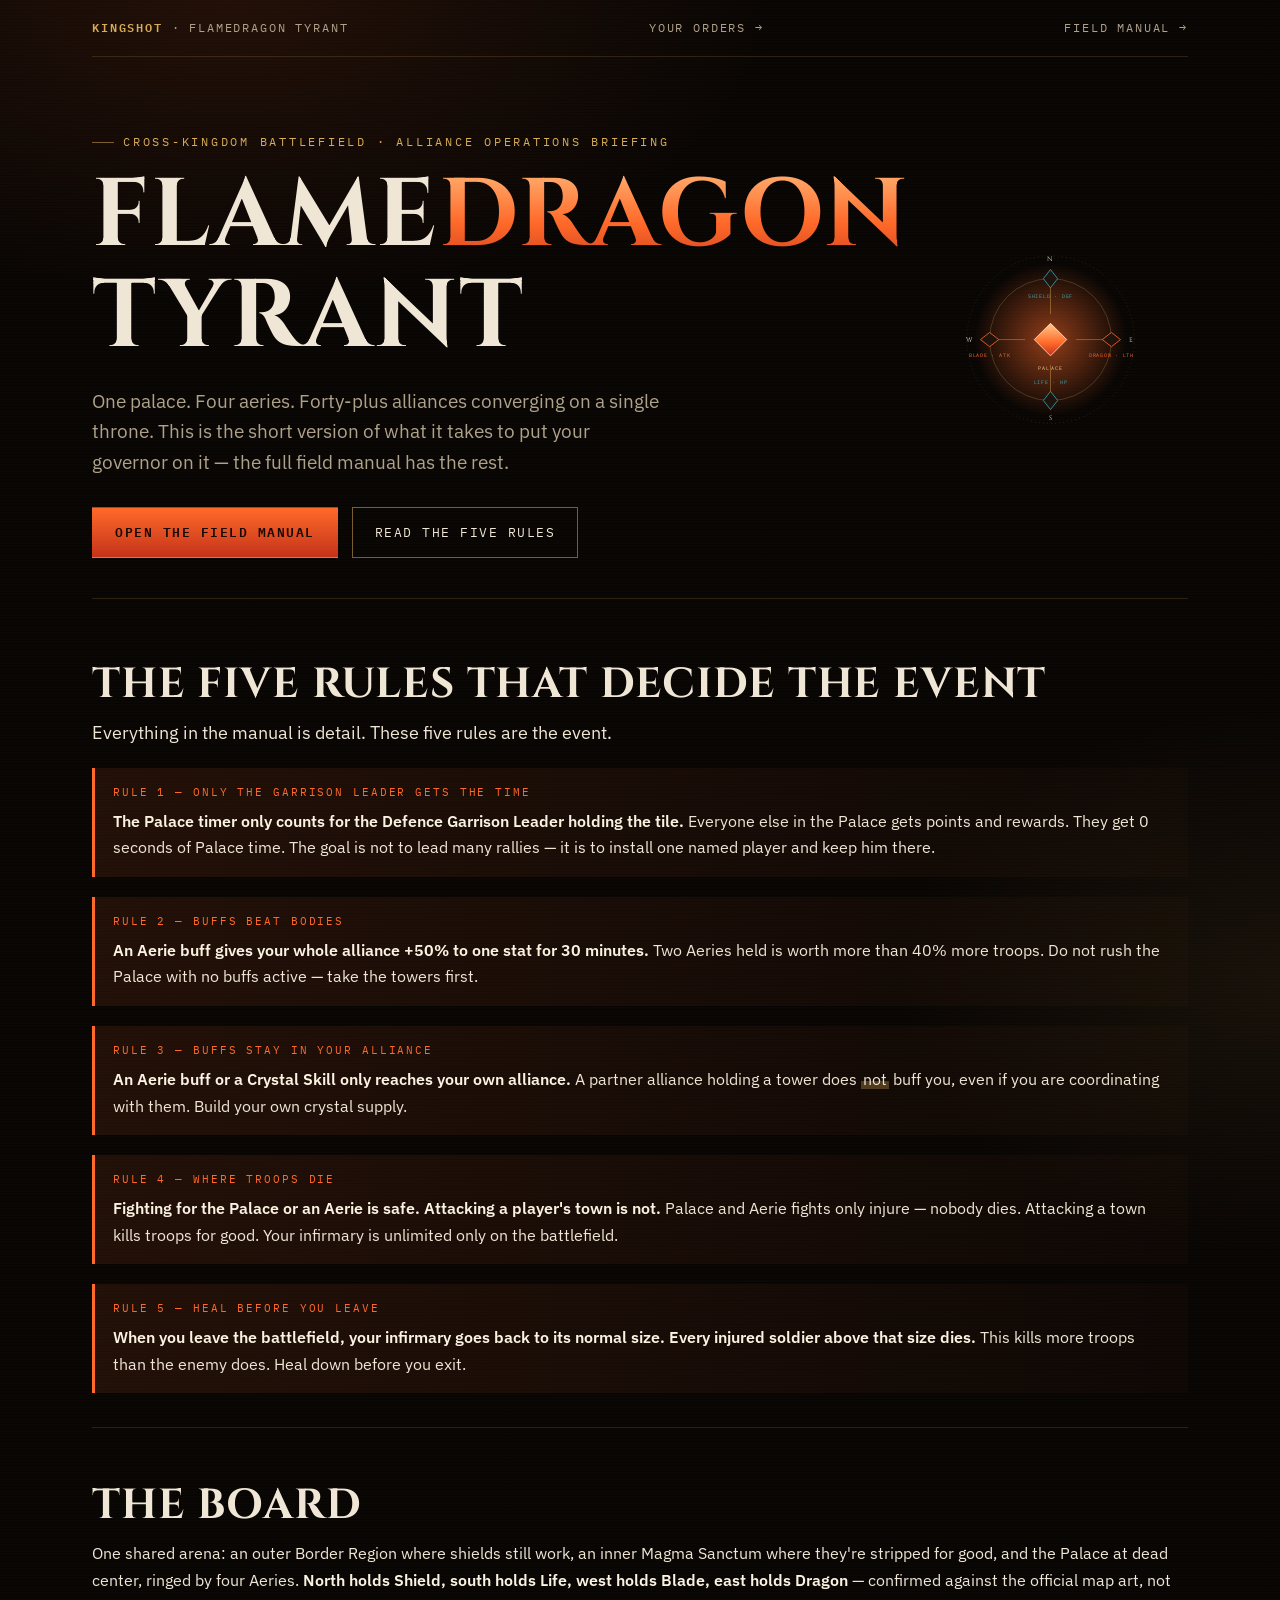
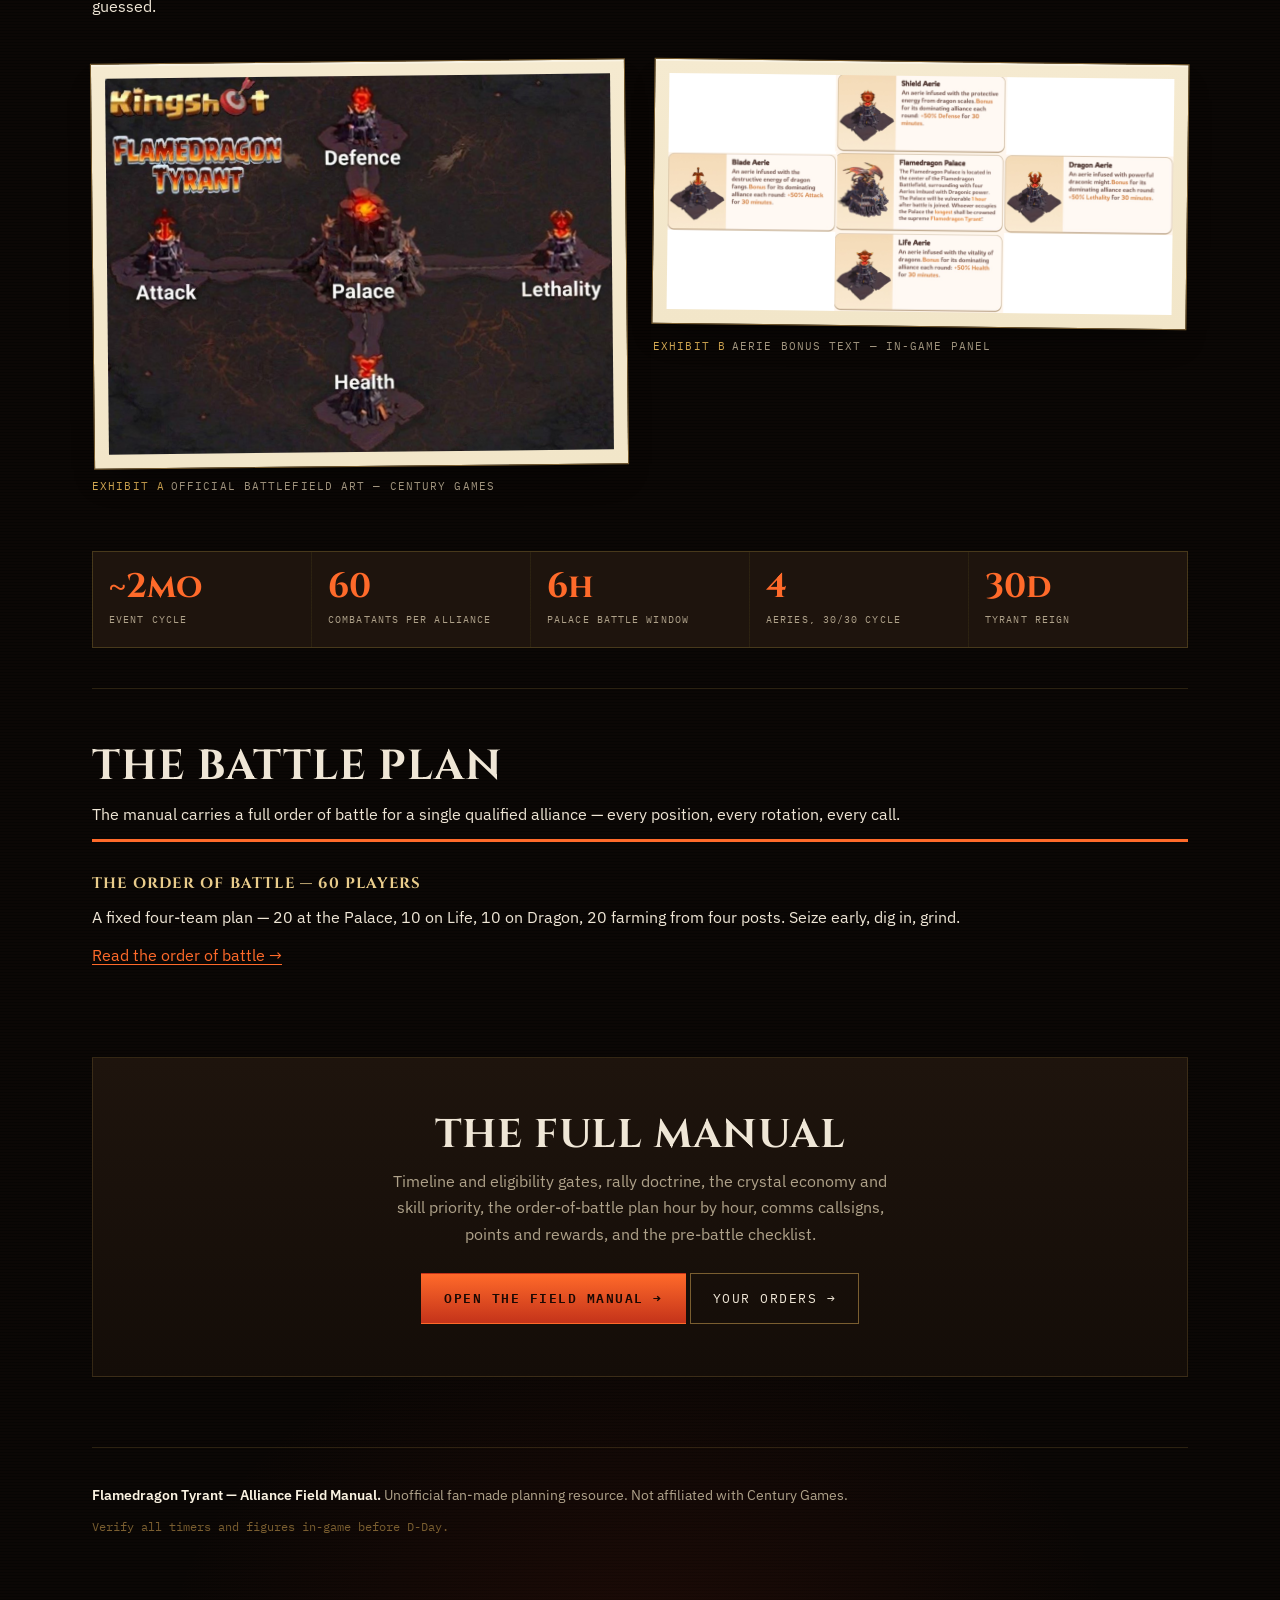
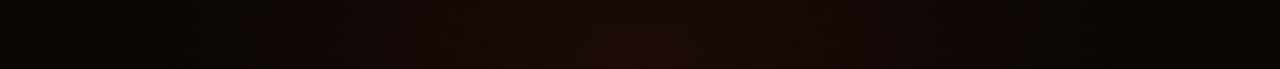
<file: index.html>
<!DOCTYPE html>
<html lang="en">
<head>
<meta charset="utf-8">
<meta name="viewport" content="width=device-width, initial-scale=1">
<title>Flamedragon Tyrant — Kingshot Alliance Field Manual</title>
<meta name="description" content="The battlefield, the buffs, and the two battle plans that decide who wears the crown in Kingshot's Flamedragon Tyrant event.">
<link rel="preconnect" href="https://fonts.googleapis.com">
<link rel="preconnect" href="https://fonts.gstatic.com" crossorigin>
<link href="https://fonts.googleapis.com/css2?family=Cinzel:wght@500;600;700;800&family=Cinzel+Decorative:wght@700;900&family=IBM+Plex+Mono:wght@400;500;600&family=IBM+Plex+Sans:ital,wght@0,400;0,500;0,600;1,400&display=swap" rel="stylesheet">
<link rel="stylesheet" href="styles.css">
</head>
<body>
<div class="wrap">

  <div class="topbar">
    <span class="id"><span class="brand">Kingshot</span><span class="sub"> · Flamedragon Tyrant</span></span>
    <a href="roster.html">Your orders →</a>
    <a href="manual.html">Field Manual →</a>
  </div>

  <header class="hero">
    <div class="embers" aria-hidden="true" id="embers"></div>
    <div class="hero-grid">
      <div>
        <p class="eyebrow"><span class="dash"></span>Cross-kingdom battlefield · Alliance operations briefing</p>
        <h1 class="title">Flame<span class="fire">dragon</span><br>Tyrant</h1>
        <p class="sub">One palace. Four aeries. Forty-plus alliances converging on a single throne. This is the short version of what it takes to put your governor on it — the full field manual has the rest.</p>
        <div class="cta-row">
          <a class="btn primary" href="manual.html">Open the field manual</a>
          <a class="btn ghost" href="#rules">Read the five rules</a>
        </div>
      </div>
      <div class="hero-compass" aria-hidden="true">
        <svg viewBox="0 0 400 420" role="img" aria-label="Compass diagram of the Flamedragon battlefield: the Palace at center with the Shield, Life, Blade and Dragon Aeries at north, south, west and east.">
          <defs>
            <radialGradient id="glow" cx="50%" cy="50%" r="50%">
              <stop offset="0%" stop-color="#FF6A2A" stop-opacity=".55"/>
              <stop offset="100%" stop-color="#FF6A2A" stop-opacity="0"/>
            </radialGradient>
            <linearGradient id="coreFill" x1="0" y1="0" x2="0" y2="1">
              <stop offset="0%" stop-color="#FFC98A"/>
              <stop offset="60%" stop-color="#FF6A2A"/>
              <stop offset="100%" stop-color="#C4331A"/>
            </linearGradient>
          </defs>
          <circle cx="200" cy="210" r="150" fill="url(#glow)"/>
          <circle cx="200" cy="210" r="165" fill="none" stroke="#7A5E30" stroke-width="1" stroke-dasharray="1 7"/>
          <circle cx="200" cy="210" r="120" fill="none" stroke="#7A5E30" stroke-width="1"/>

          <g stroke="#D8AC54" stroke-width="1.2" opacity=".7">
            <line x1="200" y1="90" x2="200" y2="160"/>
            <line x1="200" y1="260" x2="200" y2="330"/>
            <line x1="80" y1="210" x2="150" y2="210"/>
            <line x1="250" y1="210" x2="320" y2="210"/>
          </g>

          <!-- palace -->
          <polygon points="200,178 232,210 200,242 168,210" fill="url(#coreFill)" stroke="#FBF3E2" stroke-width="1.5"/>
          <text x="200" y="270" text-anchor="middle" font-family="IBM Plex Mono, monospace" font-size="10.5" letter-spacing="2" fill="#E9CC8B">PALACE</text>

          <!-- N — Shield -->
          <polygon points="200,72 214,90 200,108 186,90" fill="#1E140D" stroke="#3FA8B3" stroke-width="1.6"/>
          <text x="200" y="55" text-anchor="middle" font-family="Cinzel, serif" font-size="13" letter-spacing="1" fill="#EFE6D6">N</text>
          <text x="200" y="128" text-anchor="middle" font-family="IBM Plex Mono, monospace" font-size="10" letter-spacing="1.5" fill="#3FA8B3">SHIELD · DEF</text>

          <!-- S — Life -->
          <polygon points="200,312 214,330 200,348 186,330" fill="#1E140D" stroke="#3FA8B3" stroke-width="1.6"/>
          <text x="200" y="368" text-anchor="middle" font-family="Cinzel, serif" font-size="13" letter-spacing="1" fill="#EFE6D6">S</text>
          <text x="200" y="298" text-anchor="middle" font-family="IBM Plex Mono, monospace" font-size="10" letter-spacing="1.5" fill="#3FA8B3">LIFE · HP</text>

          <!-- W — Blade -->
          <polygon points="62,210 80,196 98,210 80,224" fill="#1E140D" stroke="#FF6A2A" stroke-width="1.6"/>
          <text x="40" y="215" text-anchor="middle" font-family="Cinzel, serif" font-size="13" letter-spacing="1" fill="#EFE6D6">W</text>
          <text x="80" y="245" text-anchor="middle" font-family="IBM Plex Mono, monospace" font-size="10" letter-spacing="1.5" fill="#FF6A2A">BLADE · ATK</text>

          <!-- E — Dragon -->
          <polygon points="338,210 320,196 302,210 320,224" fill="#1E140D" stroke="#FF6A2A" stroke-width="1.6"/>
          <text x="360" y="215" text-anchor="middle" font-family="Cinzel, serif" font-size="13" letter-spacing="1" fill="#EFE6D6">E</text>
          <text x="320" y="245" text-anchor="middle" font-family="IBM Plex Mono, monospace" font-size="10" letter-spacing="1.5" fill="#FF6A2A">DRAGON · LTH</text>
        </svg>
      </div>
    </div>
  </header>

  <!-- ================= five rules ================= -->
  <section id="rules">
    <div class="sec-head"><h2>The five rules that decide the event</h2></div>
    <p class="lede">Everything in the manual is detail. These five rules are the event.</p>

    <div class="rule">
      <span class="tag">Rule 1 — only the Garrison Leader gets the time</span>
      <strong>The Palace timer only counts for the Defence Garrison Leader holding the tile.</strong> Everyone else in the Palace gets points and rewards. They get 0 seconds of Palace time. The goal is not to lead many rallies — it is to install one named player and keep him there.
    </div>
    <div class="rule">
      <span class="tag">Rule 2 — buffs beat bodies</span>
      <strong>An Aerie buff gives your whole alliance +50% to one stat for 30 minutes.</strong> Two Aeries held is worth more than 40% more troops. Do not rush the Palace with no buffs active — take the towers first.
    </div>
    <div class="rule">
      <span class="tag">Rule 3 — buffs stay in your alliance</span>
      <strong>An Aerie buff or a Crystal Skill only reaches your own alliance.</strong> A partner alliance holding a tower does <em class="hl">not</em> buff you, even if you are coordinating with them. Build your own crystal supply.
    </div>
    <div class="rule">
      <span class="tag">Rule 4 — where troops die</span>
      <strong>Fighting for the Palace or an Aerie is safe. Attacking a player's town is not.</strong> Palace and Aerie fights only injure — nobody dies. Attacking a town kills troops for good. Your infirmary is unlimited only on the battlefield.
    </div>
    <div class="rule">
      <span class="tag">Rule 5 — heal before you leave</span>
      <strong>When you leave the battlefield, your infirmary goes back to its normal size. Every injured soldier above that size dies.</strong> This kills more troops than the enemy does. Heal down before you exit.
    </div>
  </section>

  <!-- ================= the board ================= -->
  <section id="board">
    <div class="sec-head"><h2>The board</h2></div>
    <p>One shared arena: an outer Border Region where shields still work, an inner Magma Sanctum where they're stripped for good, and the Palace at dead center, ringed by four Aeries. <strong>North holds Shield, south holds Life, west holds Blade, east holds Dragon</strong> — confirmed against the official map art, not guessed.</p>

    <div class="exhibit-row">
      <figure>
        <div class="plate photo">
          <img src="img/map.jpg" alt="Official Kingshot artwork of the Flamedragon battlefield: the Palace at center with the Attack, Lethality, Health and Defense Aeries at west, east, south and north.">
        </div>
        <figcaption><span class="stamp-tag">Exhibit A</span>Official battlefield art — Century Games</figcaption>
      </figure>
      <figure>
        <div class="plate photo right">
          <img src="img/map_description.png" alt="In-game descriptions of the Flamedragon Palace and its four Aeries: Shield, Blade, Dragon and Life, each granting a +50% buff to the dominating alliance for 30 minutes.">
        </div>
        <figcaption><span class="stamp-tag">Exhibit B</span>Aerie bonus text — in-game panel</figcaption>
      </figure>
    </div>

    <div class="kpis">
      <div class="kpi"><b>~2mo</b><span>event cycle</span></div>
      <div class="kpi"><b>60</b><span>combatants per alliance</span></div>
      <div class="kpi"><b>6h</b><span>palace battle window</span></div>
      <div class="kpi"><b>4</b><span>aeries, 30/30 cycle</span></div>
      <div class="kpi"><b>30d</b><span>tyrant reign</span></div>
    </div>
  </section>

  <!-- ================= the plan ================= -->
  <section id="plans">
    <div class="sec-head"><h2>The battle plan</h2></div>
    <p>The manual carries a full order of battle for a single qualified alliance — every position, every rotation, every call.</p>
    <div class="col-a">
      <h4>The order of battle — 60 players</h4>
      <p>A fixed four-team plan — 20 at the Palace, 10 on Life, 10 on Dragon, 20 farming from four posts. Seize early, dig in, grind.</p>
      <p><a href="manual.html#s12">Read the order of battle →</a></p>
    </div>
  </section>

  <div class="cta-band">
    <h2>The full manual</h2>
    <p>Timeline and eligibility gates, rally doctrine, the crystal economy and skill priority, the order-of-battle plan hour by hour, comms callsigns, points and rewards, and the pre-battle checklist.</p>
    <a class="btn primary" href="manual.html">Open the field manual →</a>
    <a class="btn ghost" href="roster.html">Your orders →</a>
  </div>

  <footer>
    <p><strong>Flamedragon Tyrant — Alliance Field Manual.</strong> Unofficial fan-made planning resource. Not affiliated with Century Games.</p>
    <p class="mono">Verify all timers and figures in-game before D-Day.</p>
  </footer>

</div>

<script>
  var box = document.getElementById('embers');
  if (box && !window.matchMedia('(prefers-reduced-motion: reduce)').matches) {
    for (var i = 0; i < 16; i++) {
      var s = document.createElement('i');
      s.style.left = (Math.random() * 100) + '%';
      s.style.setProperty('--dx', (Math.random() * 60 - 30) + 'px');
      s.style.animationDelay = (Math.random() * 9) + 's';
      s.style.animationDuration = (7 + Math.random() * 6) + 's';
      box.appendChild(s);
    }
  }
</script>
</body>
</html>
</file>
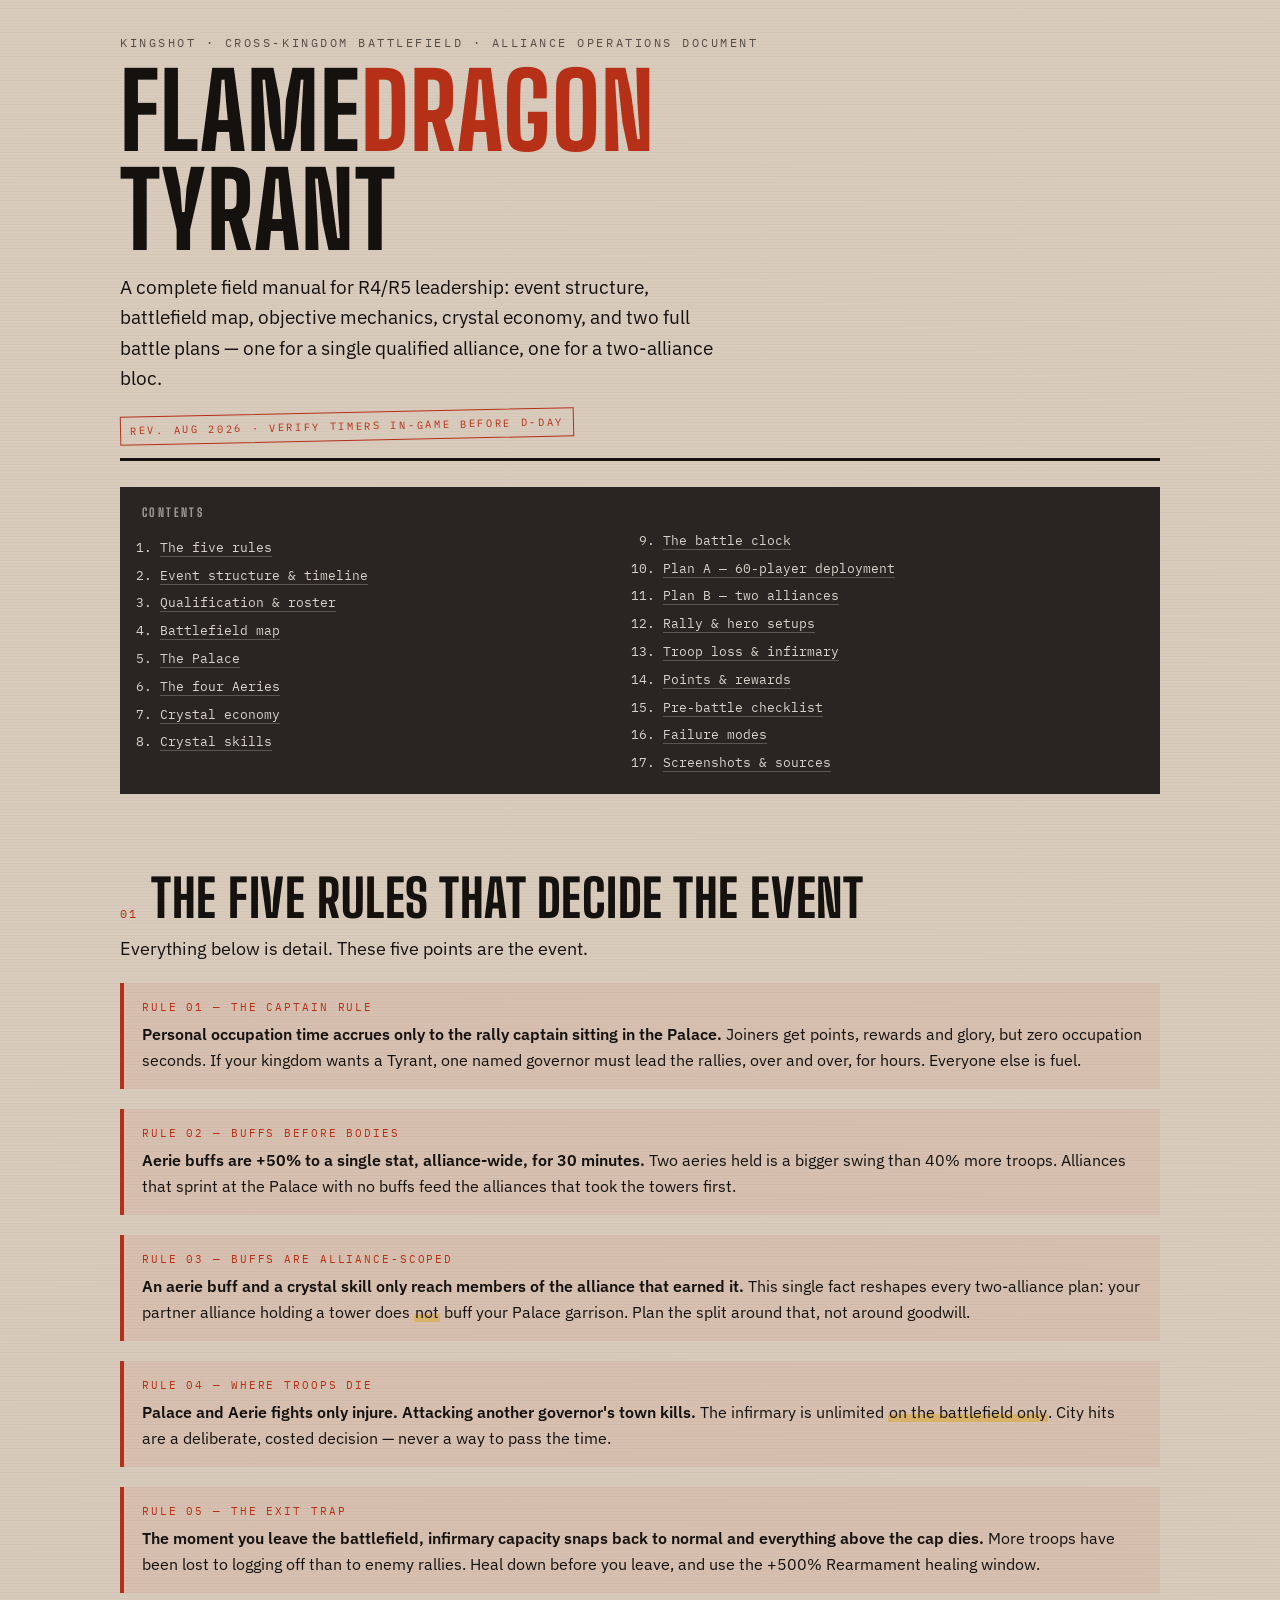
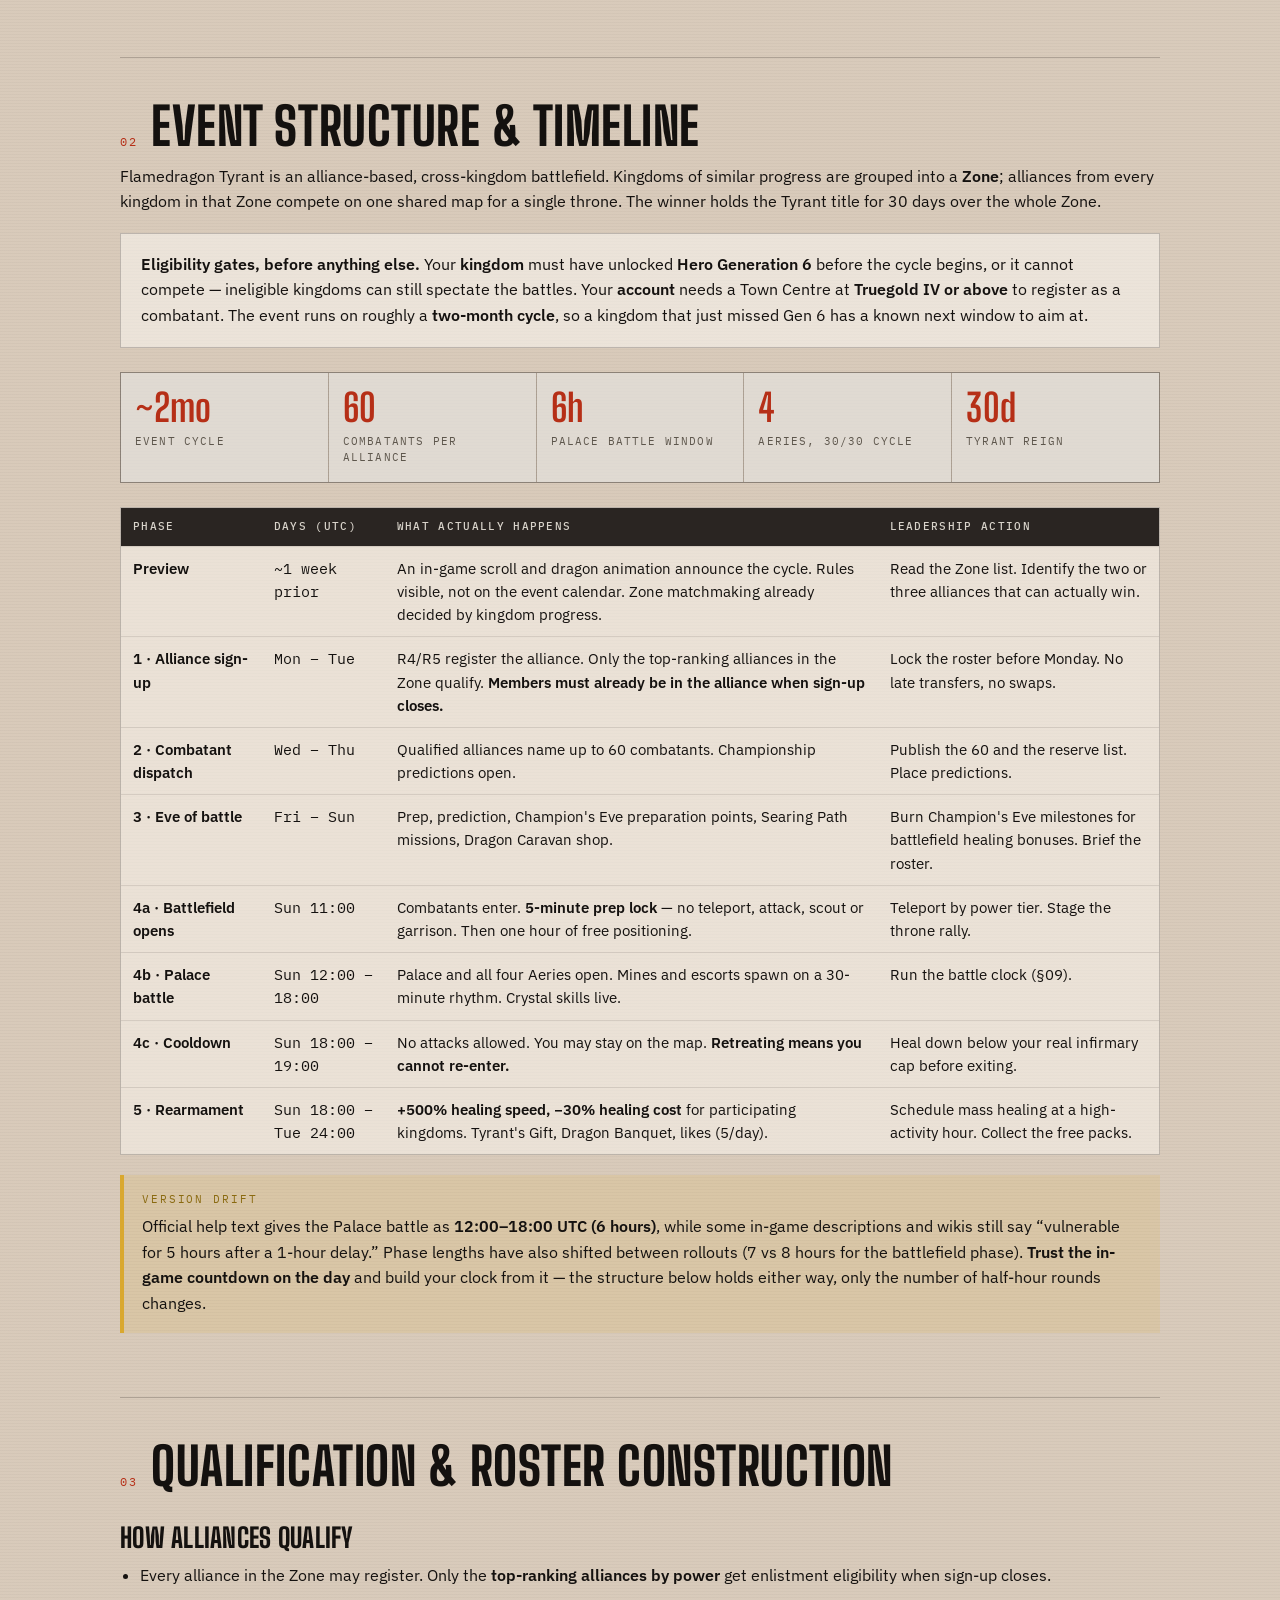
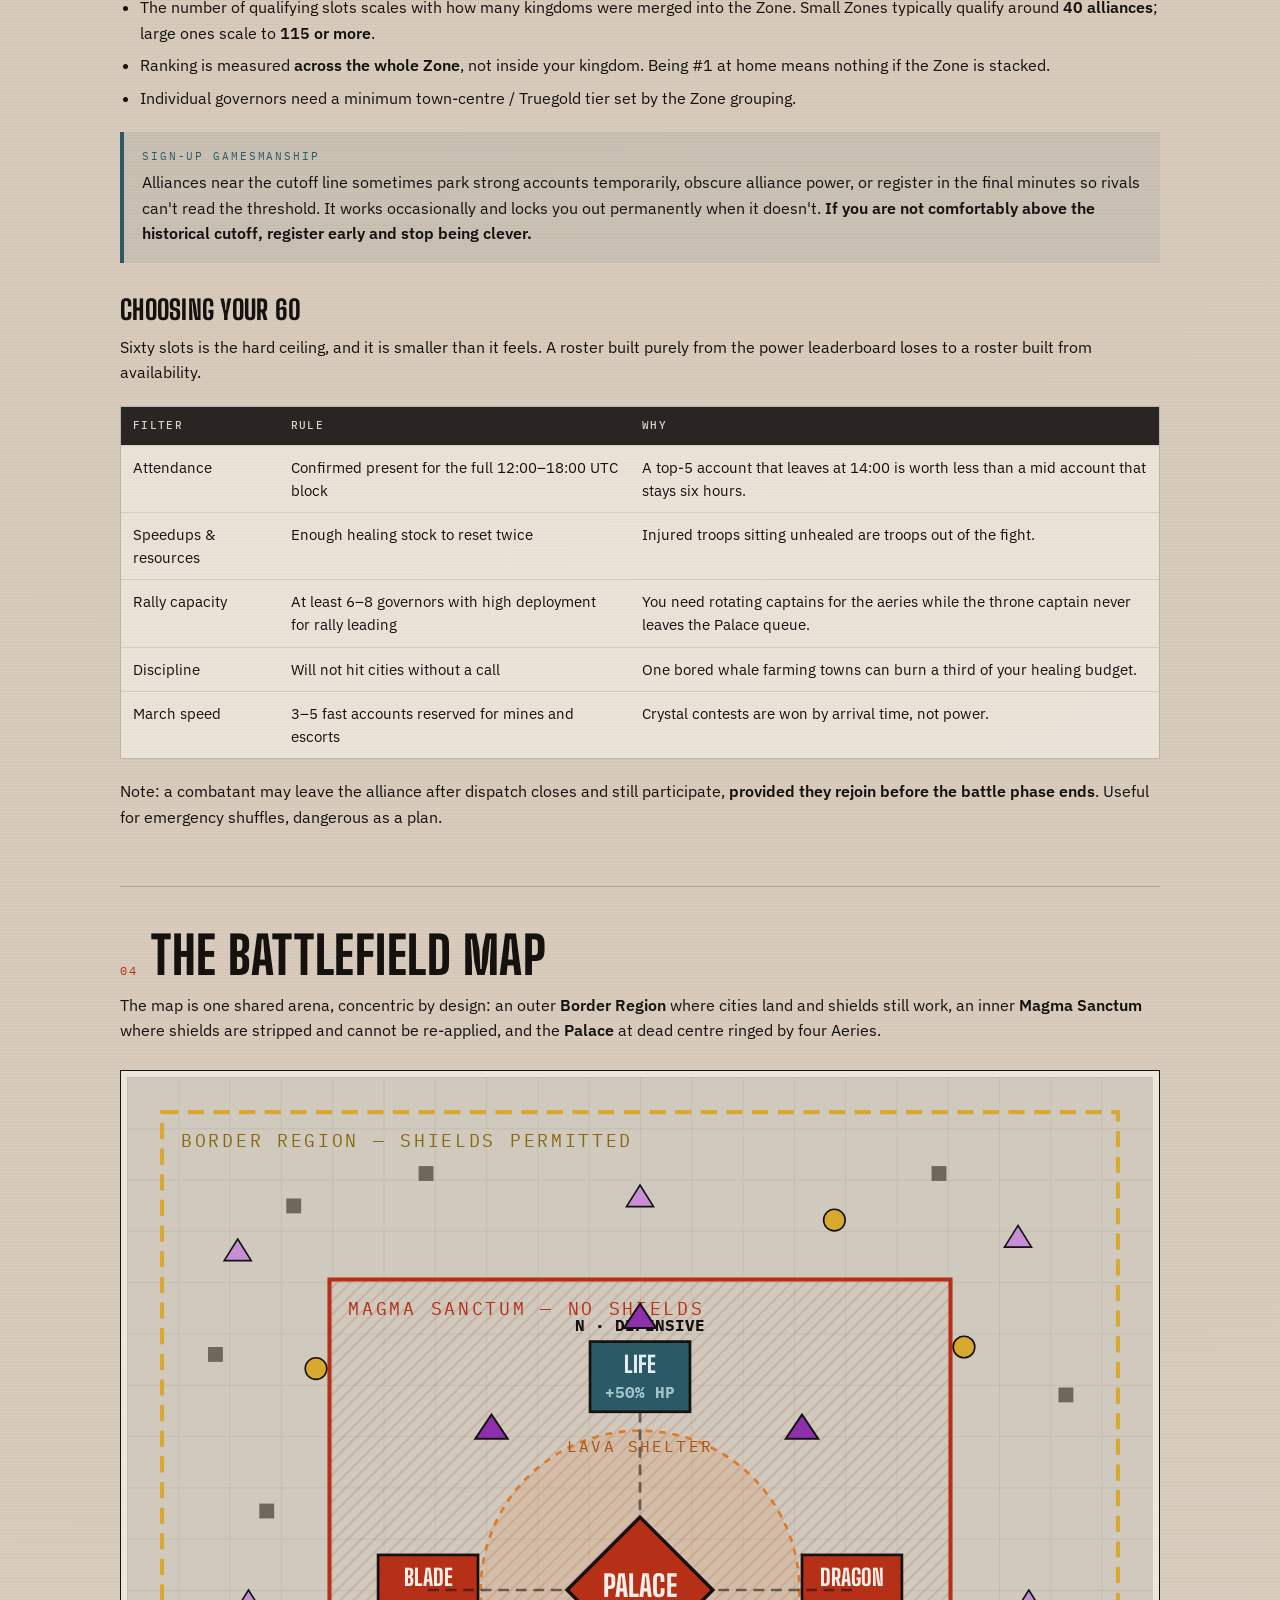
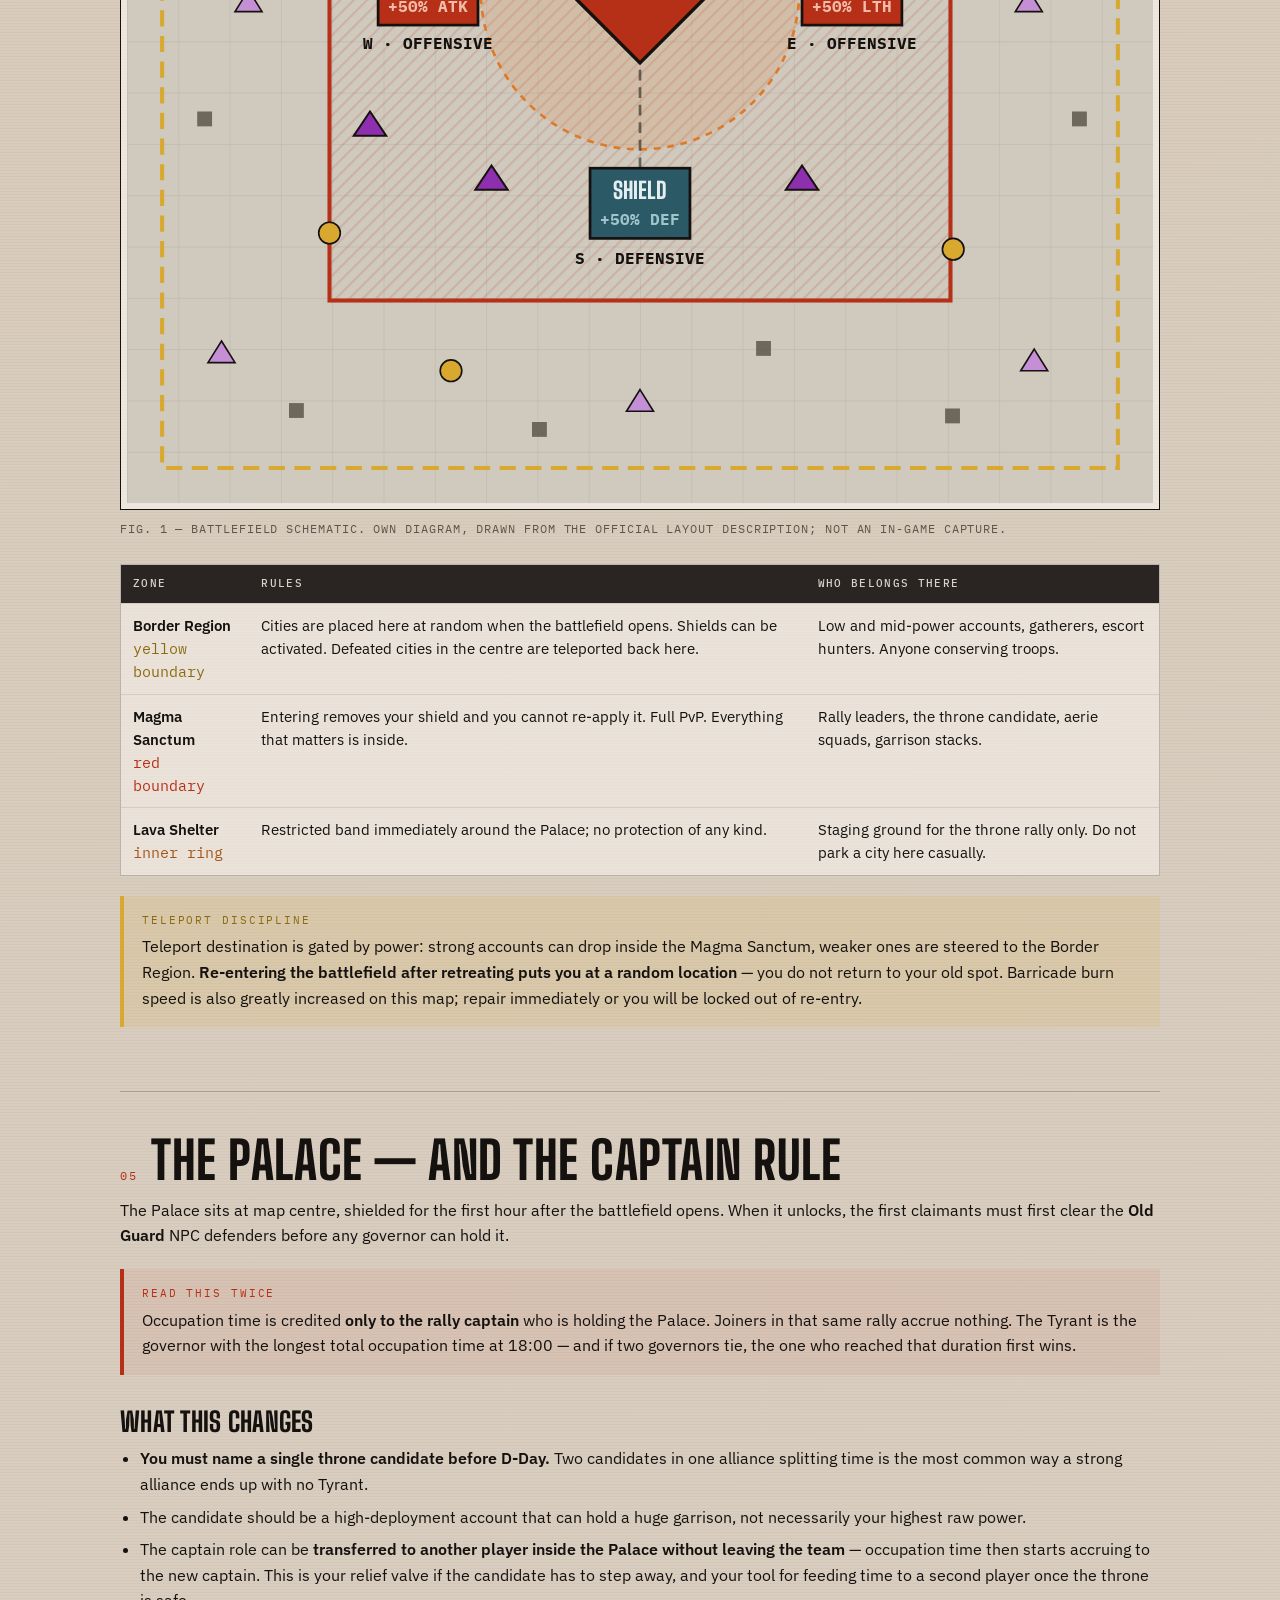
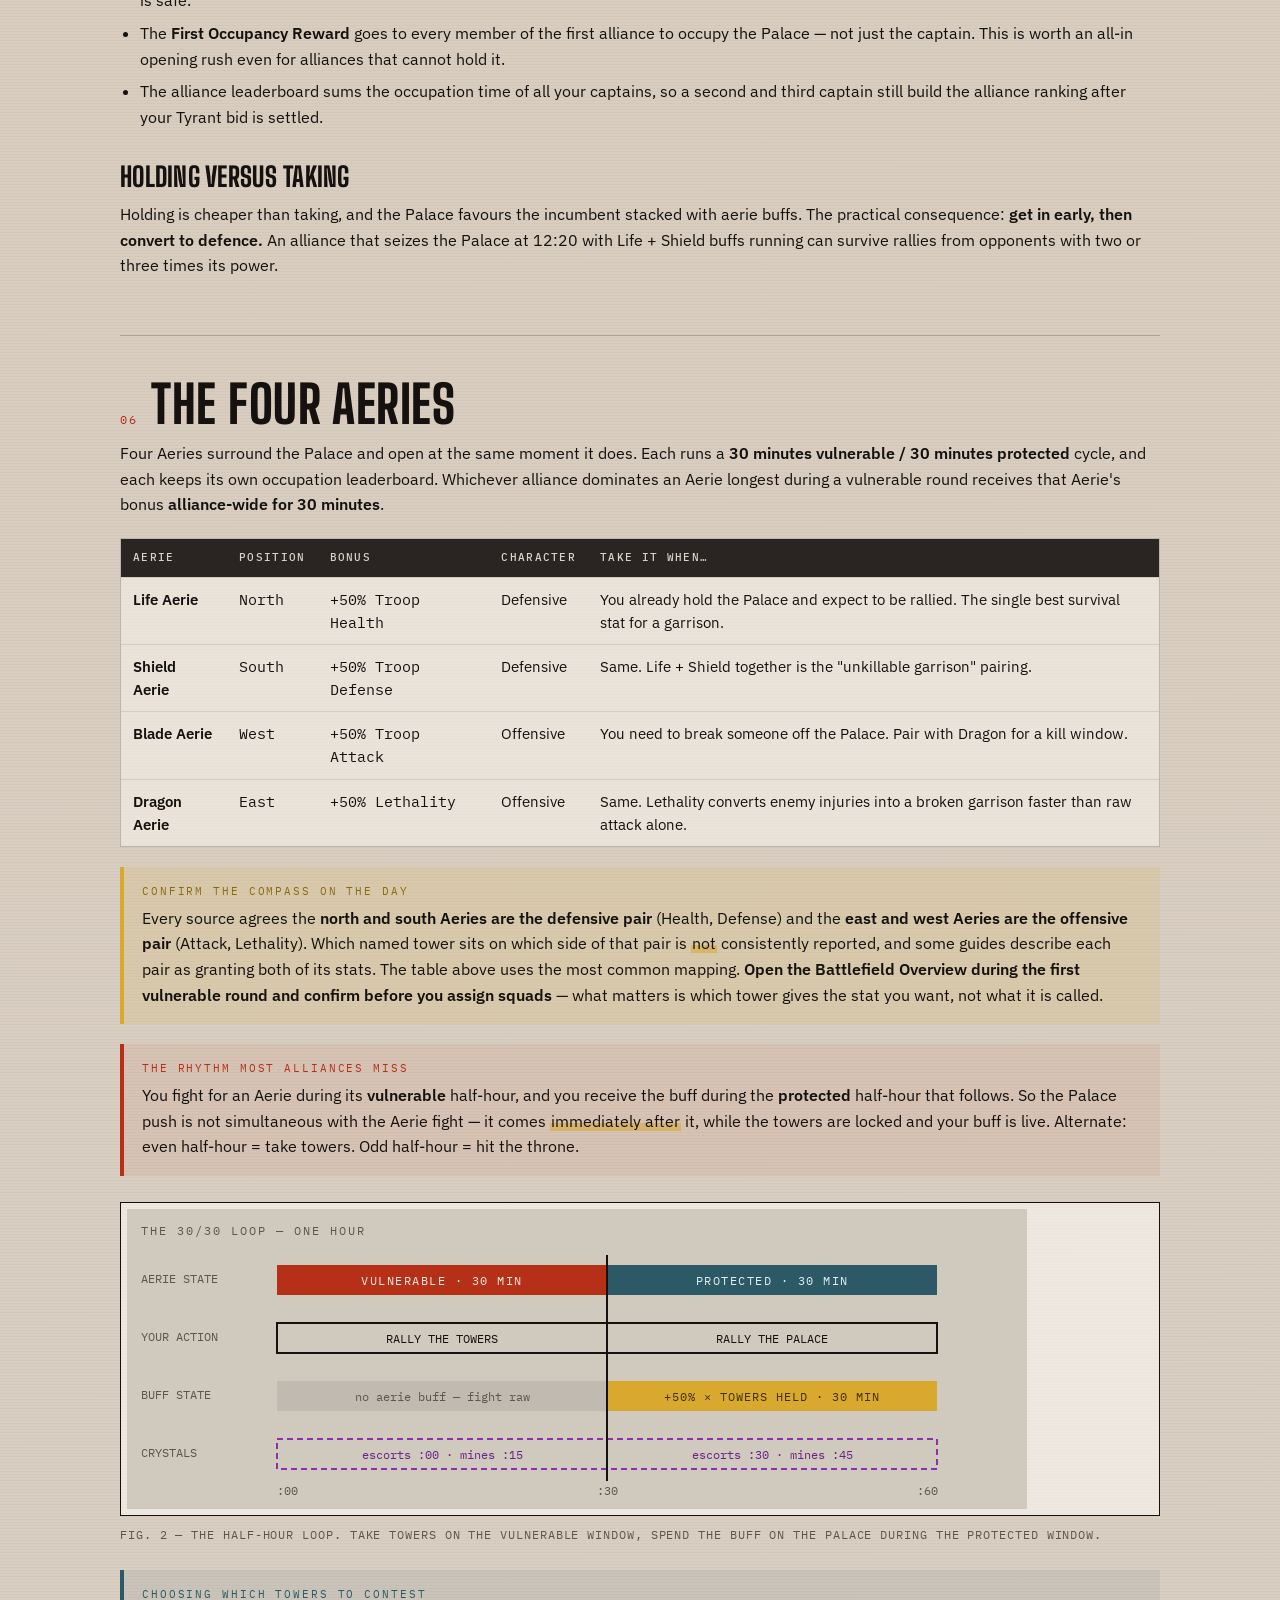
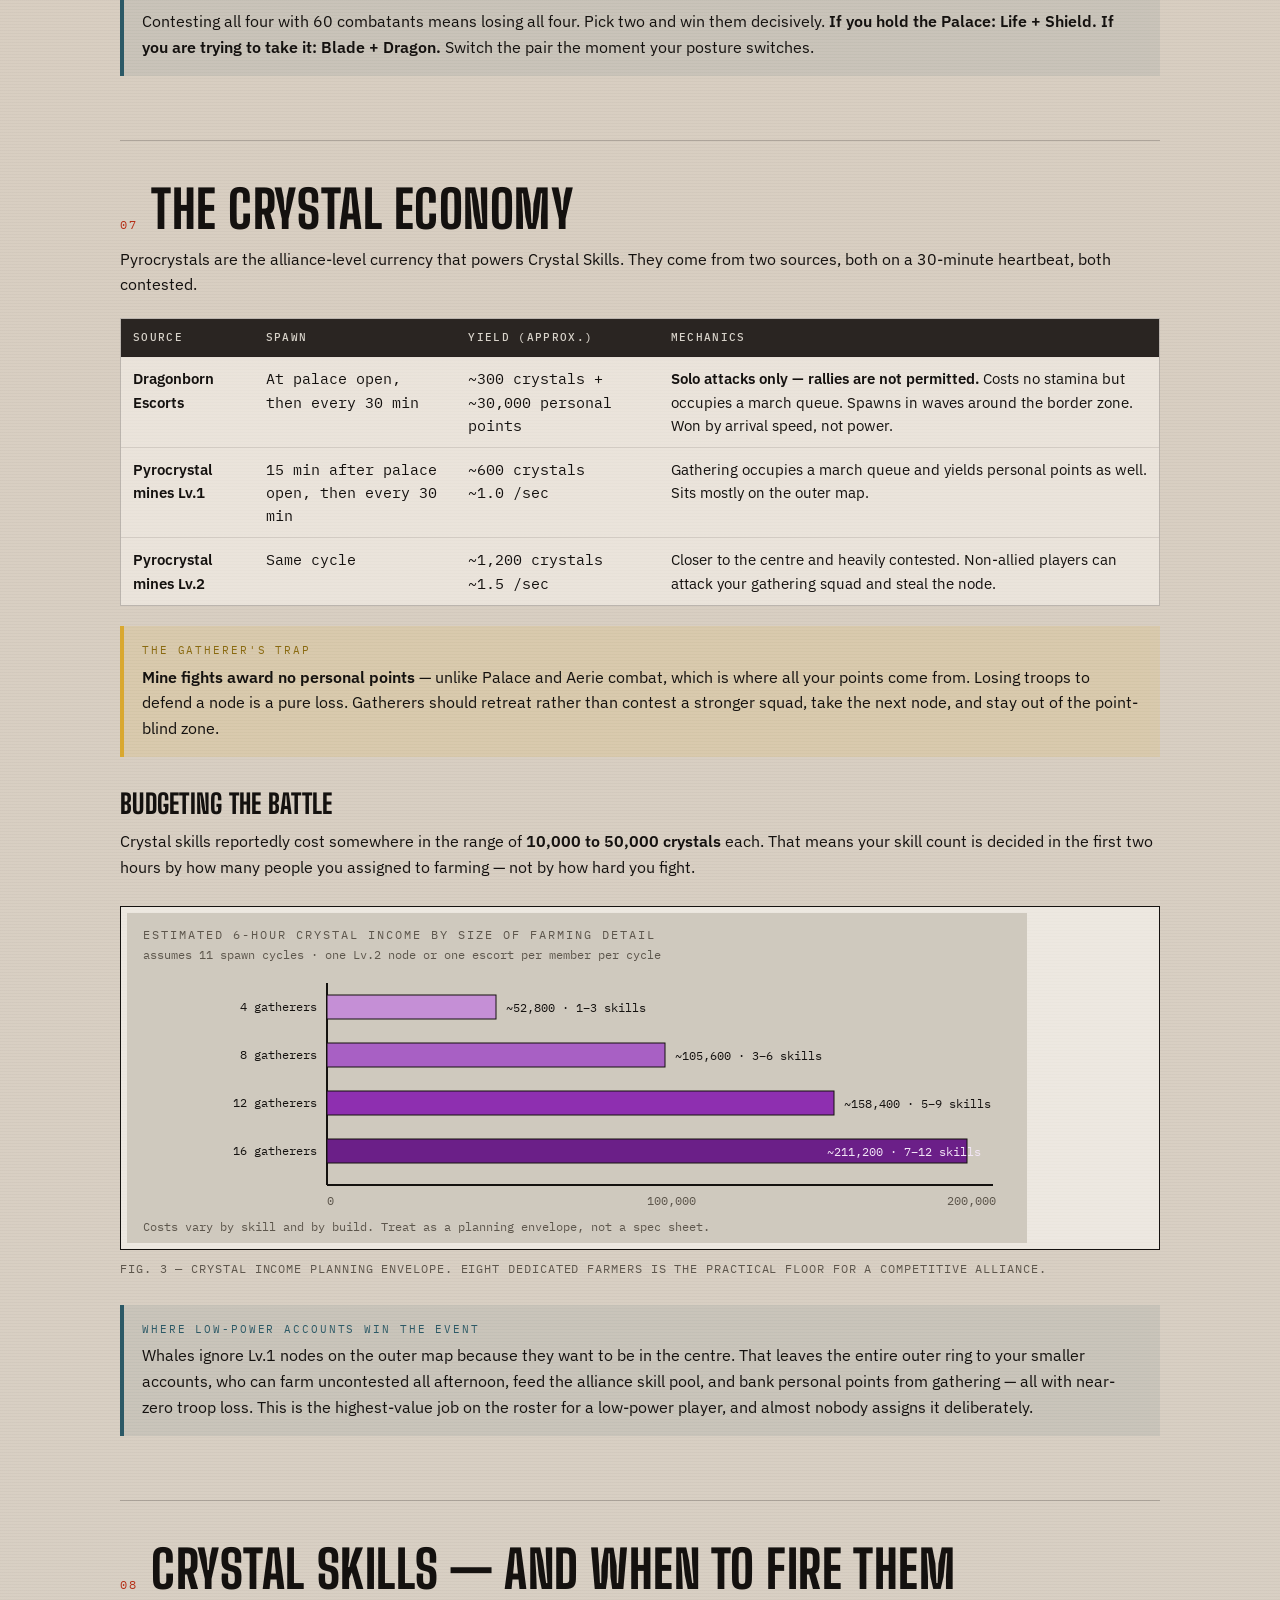
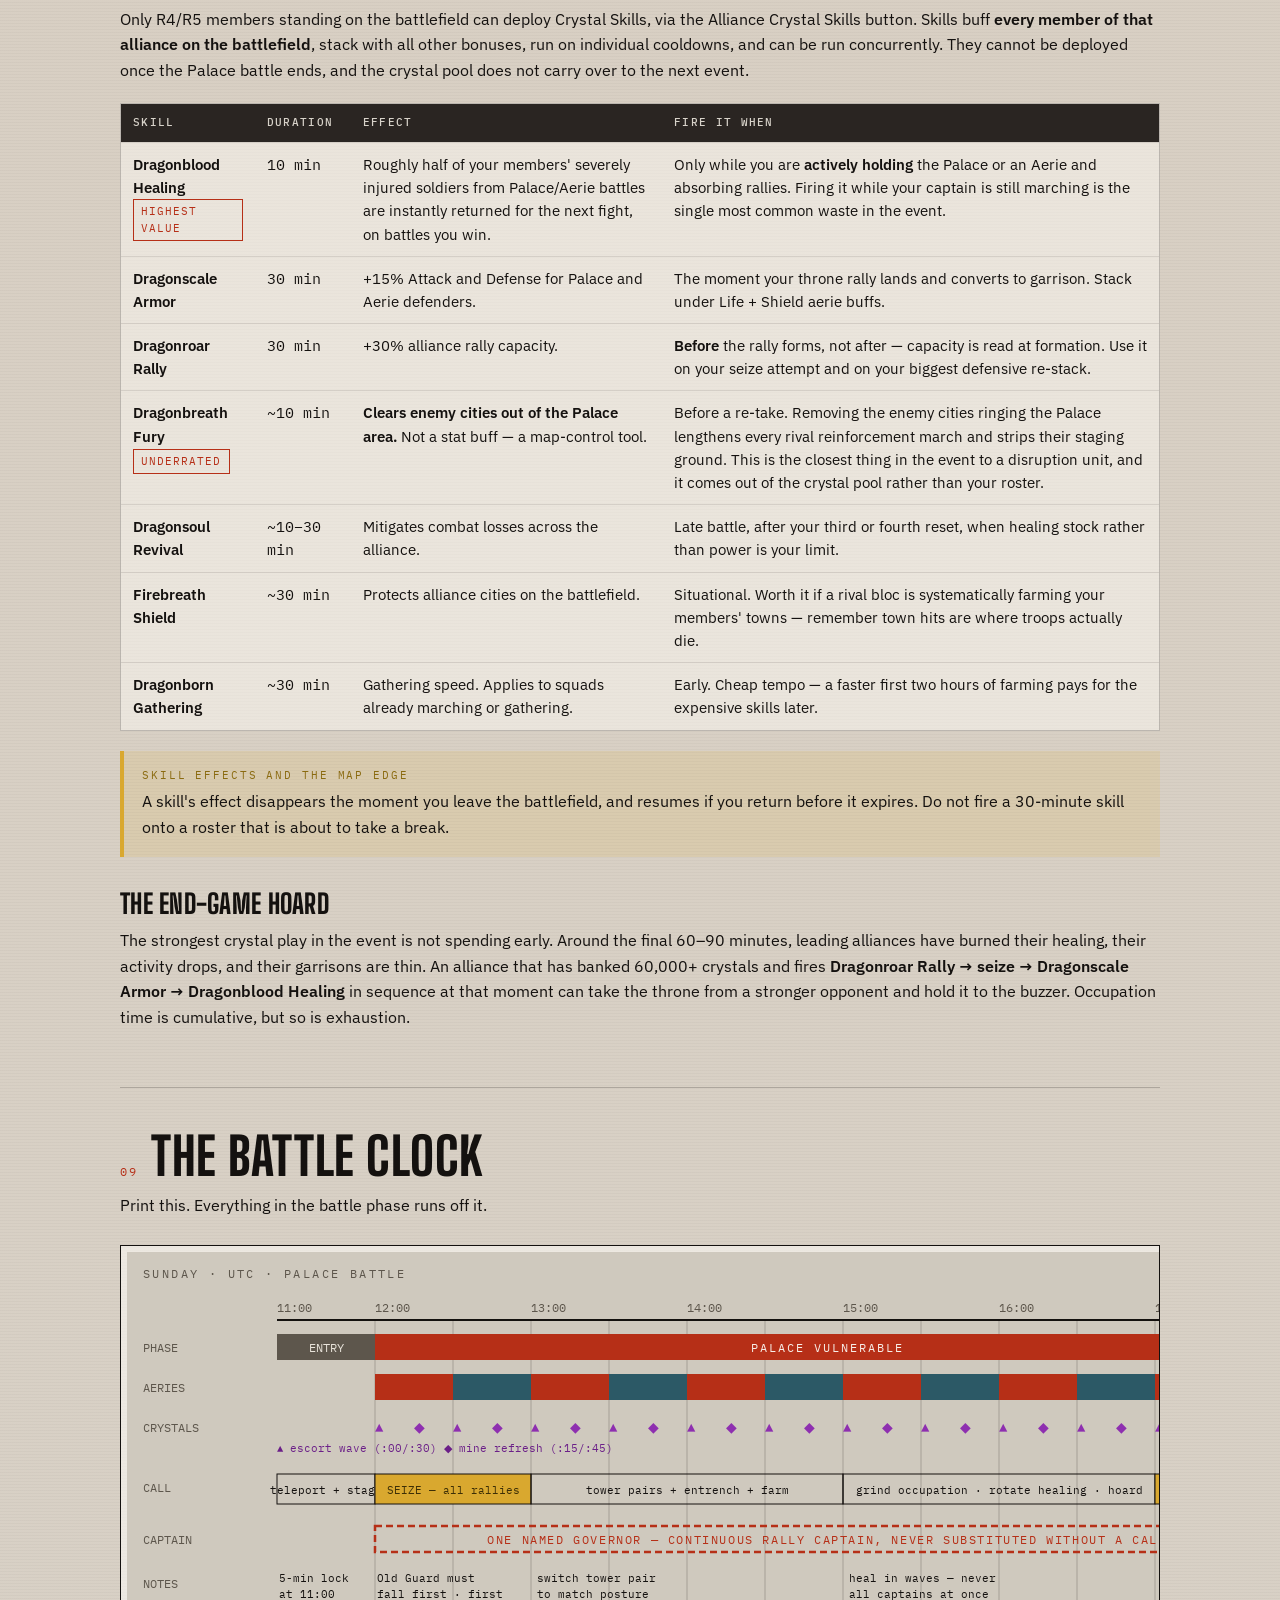
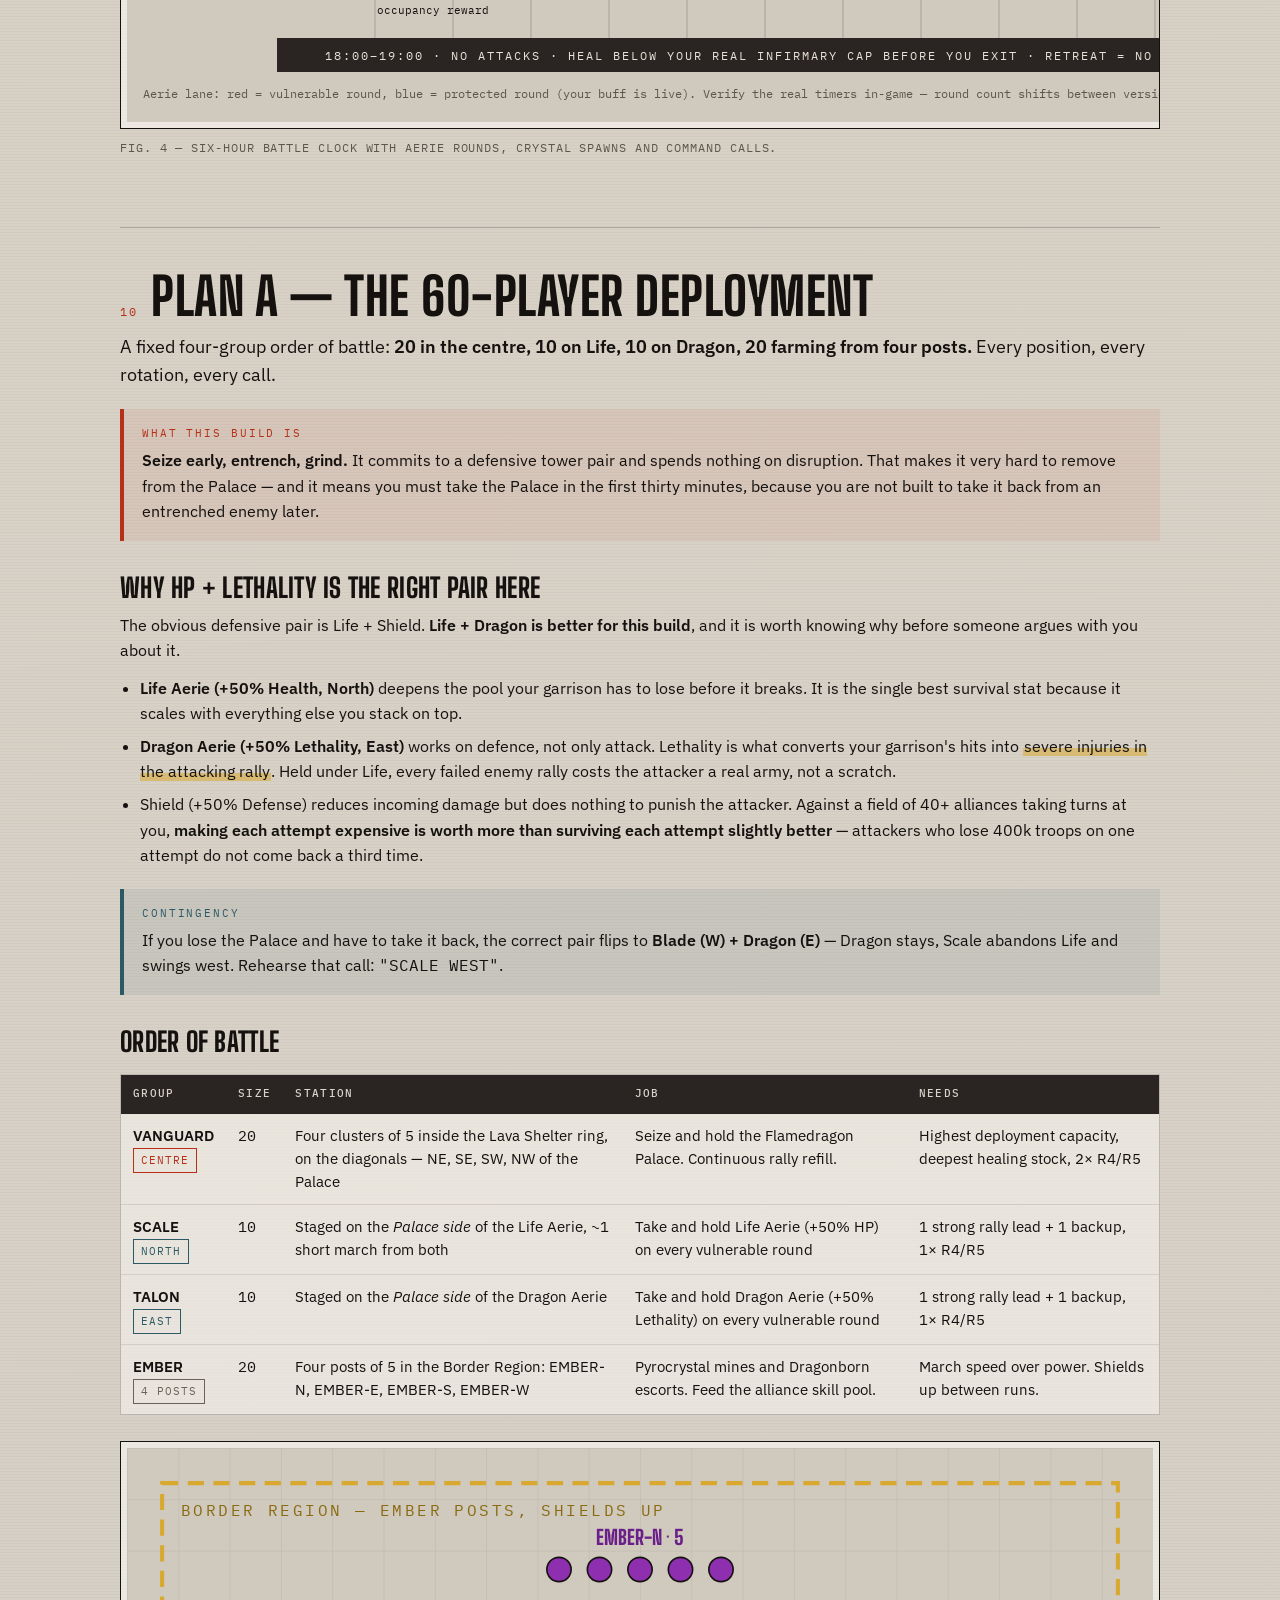
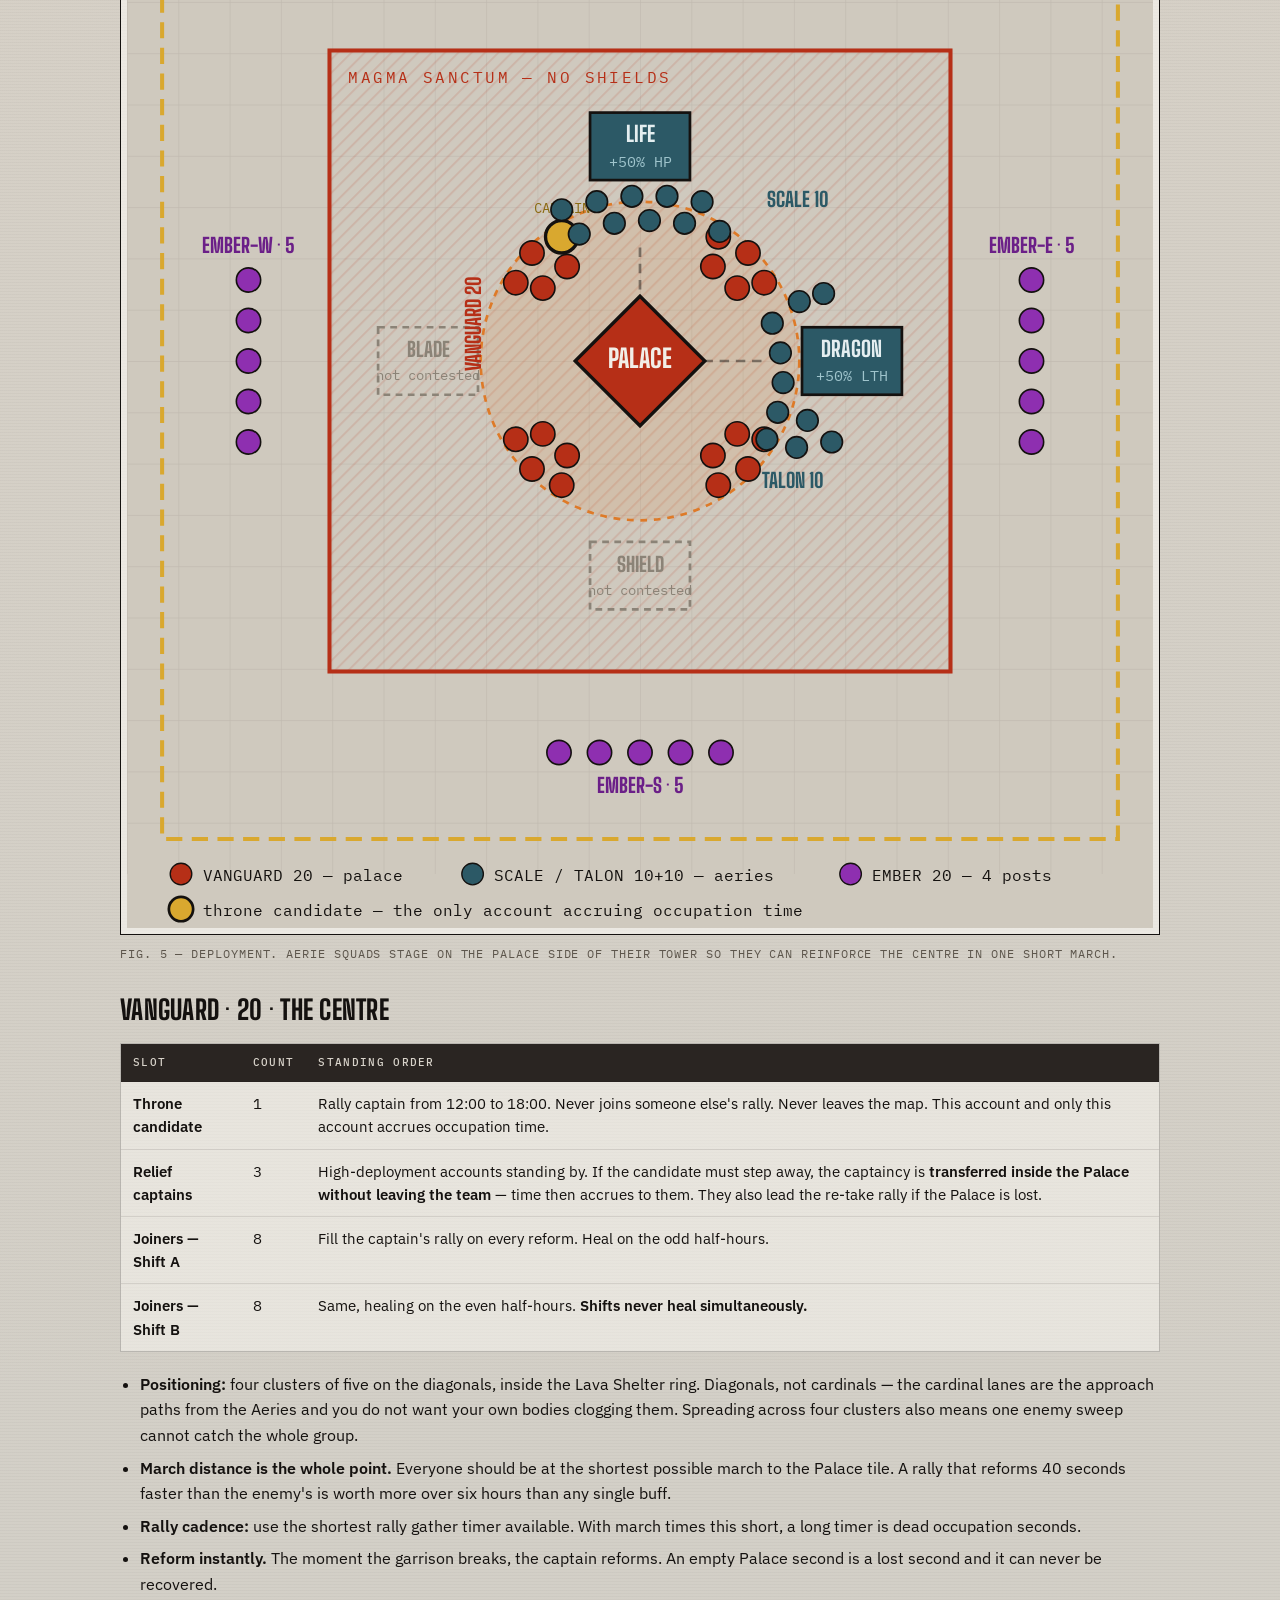
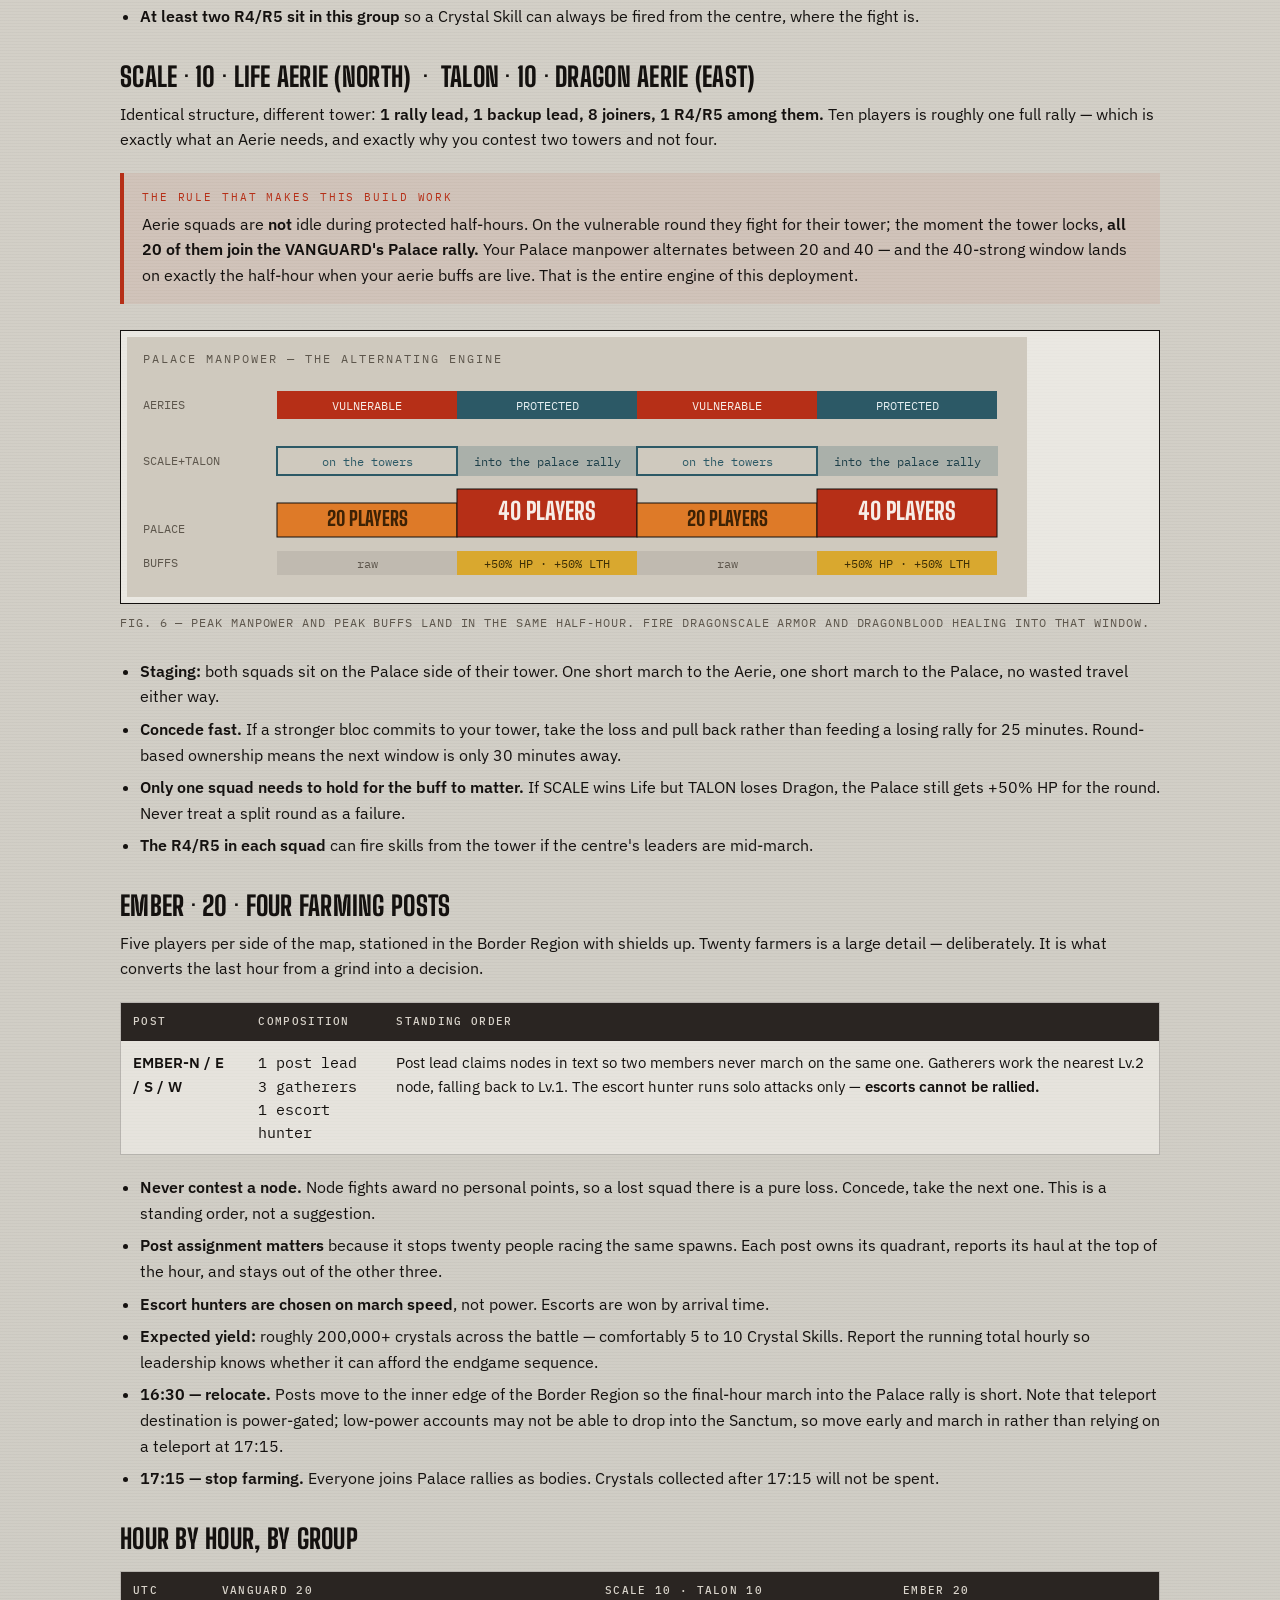
<file: flamedragon-tyrant-field-manual.html>
<!DOCTYPE html>
<html lang="en">
<head>
<meta charset="utf-8">
<meta name="viewport" content="width=device-width, initial-scale=1">
<title>Flamedragon Tyrant — Alliance Field Manual | Kingshot</title>
<link rel="preconnect" href="https://fonts.googleapis.com">
<link rel="preconnect" href="https://fonts.gstatic.com" crossorigin>
<link href="https://fonts.googleapis.com/css2?family=Big+Shoulders+Display:wght@500;700;800&family=IBM+Plex+Mono:wght@400;500;600&family=IBM+Plex+Sans:ital,wght@0,400;0,500;0,600;1,400&display=swap" rel="stylesheet">
<style>
:root{
  --ash:#D8D3CA;
  --ash-2:#C7C1B6;
  --ash-3:#B6AFA2;
  --ink:#14110F;
  --basalt:#2A2522;
  --magma:#B62F17;
  --ember:#DE7A28;
  --sulfur:#D9A82F;
  --slate:#2C5966;
  --line:rgba(20,17,15,.22);
  --line-2:rgba(20,17,15,.10);
  --maxw:1080px;
}
*{box-sizing:border-box}
html{-webkit-text-size-adjust:100%}
body{
  margin:0;
  background:var(--ash);
  background-image:
    repeating-linear-gradient(0deg,rgba(20,17,15,.028) 0 1px,transparent 1px 3px),
    radial-gradient(circle at 20% 8%,rgba(222,122,40,.10),transparent 45%),
    radial-gradient(circle at 88% 72%,rgba(44,89,102,.10),transparent 45%);
  color:var(--ink);
  font-family:"IBM Plex Sans",system-ui,-apple-system,sans-serif;
  font-size:16px;line-height:1.6;
}
.wrap{max-width:var(--maxw);margin:0 auto;padding:0 20px 100px}
h1,h2,h3,h4{font-family:"Big Shoulders Display","IBM Plex Sans",sans-serif;font-weight:800;text-transform:uppercase;letter-spacing:.01em;line-height:.95;margin:0}
.mono{font-family:"IBM Plex Mono",ui-monospace,monospace}

/* ---------- masthead ---------- */
header.plate{
  border-bottom:3px solid var(--ink);
  padding:34px 0 18px;margin-bottom:8px;
}
.eyebrow{font-family:"IBM Plex Mono",monospace;font-size:11.5px;letter-spacing:.22em;text-transform:uppercase;color:var(--basalt);opacity:.75}
h1{font-size:clamp(46px,12vw,104px);margin:10px 0 6px}
h1 .fire{color:var(--magma)}
.sub{font-size:clamp(15px,2.4vw,19px);max-width:56ch;margin:12px 0 0}
.stamp{
  display:inline-block;border:1.5px solid var(--magma);color:var(--magma);
  font-family:"IBM Plex Mono",monospace;font-size:10.5px;letter-spacing:.16em;
  padding:5px 9px;text-transform:uppercase;margin-top:18px;transform:rotate(-1.2deg)
}

/* ---------- sections ---------- */
section{padding:44px 0 8px;border-top:1px solid var(--line);margin-top:36px}
section:first-of-type{border-top:none}
.sec-head{display:flex;gap:14px;align-items:baseline;margin-bottom:8px;flex-wrap:wrap}
.sec-num{font-family:"IBM Plex Mono",monospace;font-size:12px;letter-spacing:.14em;color:var(--magma);padding-top:6px}
h2{font-size:clamp(30px,6.4vw,52px)}
h3{font-size:clamp(20px,4vw,27px);margin:34px 0 10px}
h4{font-size:16px;letter-spacing:.06em;margin:22px 0 6px}
p{margin:12px 0}
.lede{font-size:17.5px}
strong{font-weight:600}
em.hl{font-style:normal;background:linear-gradient(transparent 62%,rgba(217,168,47,.55) 62%);padding:0 1px}
a{color:var(--magma);text-decoration-thickness:1px;text-underline-offset:2px}

/* ---------- cards / callouts ---------- */
.card{background:rgba(255,253,249,.5);border:1px solid var(--line);padding:18px 20px;margin:18px 0}
.rule{border-left:4px solid var(--magma);background:rgba(182,47,23,.07);padding:16px 18px;margin:20px 0}
.rule .tag,.warn .tag,.tip .tag{font-family:"IBM Plex Mono",monospace;font-size:10.5px;letter-spacing:.18em;text-transform:uppercase;display:block;margin-bottom:6px}
.rule .tag{color:var(--magma)}
.warn{border-left:4px solid var(--sulfur);background:rgba(217,168,47,.14);padding:16px 18px;margin:20px 0}
.warn .tag{color:#8a6a10}
.tip{border-left:4px solid var(--slate);background:rgba(44,89,102,.09);padding:16px 18px;margin:20px 0}
.tip .tag{color:var(--slate)}

/* ---------- tables ---------- */
.tw{overflow-x:auto;margin:20px 0;border:1px solid var(--line);background:rgba(255,253,249,.45)}
table{border-collapse:collapse;width:100%;min-width:520px;font-size:14.5px}
th,td{text-align:left;padding:10px 12px;border-bottom:1px solid var(--line-2);vertical-align:top}
thead th{background:var(--basalt);color:var(--ash);font-family:"IBM Plex Mono",monospace;font-size:11px;letter-spacing:.12em;text-transform:uppercase;font-weight:500}
tbody tr:last-child td{border-bottom:none}
td.mono,th.mono{font-family:"IBM Plex Mono",monospace}
.pill{display:inline-block;font-family:"IBM Plex Mono",monospace;font-size:10.5px;letter-spacing:.1em;text-transform:uppercase;padding:3px 7px;border:1px solid currentColor}
.p-a{color:var(--magma)}.p-b{color:var(--slate)}.p-n{color:#6b6257}

/* ---------- lists ---------- */
ul,ol{padding-left:20px;margin:12px 0}
li{margin:7px 0}
ul.tick{list-style:none;padding-left:0}
ul.tick li{padding-left:28px;position:relative}
ul.tick li:before{content:"▢";position:absolute;left:4px;color:var(--magma);font-size:14px}

/* ---------- figures ---------- */
figure{margin:26px 0}
figcaption{font-family:"IBM Plex Mono",monospace;font-size:11.5px;letter-spacing:.08em;color:#5d564c;margin-top:10px;text-transform:uppercase}
.svgbox{border:1px solid var(--ink);background:rgba(255,253,249,.55);padding:6px}
.scroll{overflow-x:auto;-webkit-overflow-scrolling:touch}
svg{display:block;max-width:100%;height:auto}
.scroll svg{max-width:none}

/* ---------- key numbers strip ---------- */
.kpis{display:grid;grid-template-columns:repeat(auto-fit,minmax(150px,1fr));gap:1px;background:var(--line);border:1px solid var(--line);margin:24px 0}
.kpi{background:rgba(255,253,249,.62);padding:16px 14px}
.kpi b{display:block;font-family:"Big Shoulders Display",sans-serif;font-size:38px;line-height:1;color:var(--magma)}
.kpi span{font-family:"IBM Plex Mono",monospace;font-size:10.5px;letter-spacing:.11em;text-transform:uppercase;color:#5d564c;display:block;margin-top:6px}

/* ---------- two-col ---------- */
.cols{display:grid;grid-template-columns:1fr 1fr;gap:22px;margin:20px 0}
@media(max-width:760px){.cols{grid-template-columns:1fr}}
.col-a{border-top:3px solid var(--magma);padding-top:12px}
.col-b{border-top:3px solid var(--slate);padding-top:12px}

/* ---------- toc ---------- */
nav.toc{background:var(--basalt);color:var(--ash);padding:20px 22px;margin:26px 0 0}
nav.toc h4{color:var(--ash);opacity:.65;font-size:12px;letter-spacing:.2em;margin:0 0 12px}
nav.toc ol{columns:2;column-gap:28px;margin:0;padding-left:18px;font-family:"IBM Plex Mono",monospace;font-size:13px}
nav.toc a{color:var(--ash);text-decoration:none;border-bottom:1px solid rgba(216,211,202,.28)}
nav.toc a:hover{border-color:var(--ember);color:var(--ember)}
@media(max-width:640px){nav.toc ol{columns:1}}

footer{border-top:3px solid var(--ink);margin-top:56px;padding-top:22px;font-size:13.5px}
footer .mono{font-size:12px;color:#5d564c}

a:focus-visible,summary:focus-visible{outline:2px solid var(--magma);outline-offset:3px}
@media (prefers-reduced-motion:no-preference){
  section{animation:rise .5s ease both;animation-timeline:view();animation-range:entry 0% cover 18%}
  @keyframes rise{from{opacity:0;transform:translateY(14px)}to{opacity:1;transform:none}}
}
@media print{body{background:#fff}.svgbox{border-color:#000}nav.toc{background:#eee;color:#000}nav.toc a{color:#000}}
</style>
</head>
<body>
<div class="wrap">

<header class="plate">
  <div class="eyebrow">Kingshot · Cross-kingdom battlefield · Alliance operations document</div>
  <h1>Flame<span class="fire">dragon</span><br>Tyrant</h1>
  <p class="sub">A complete field manual for R4/R5 leadership: event structure, battlefield map, objective mechanics, crystal economy, and two full battle plans — one for a single qualified alliance, one for a two-alliance bloc.</p>
  <div class="stamp">Rev. Aug 2026 · verify timers in-game before D-Day</div>
</header>

<nav class="toc">
  <h4>Contents</h4>
  <ol>
    <li><a href="#s1">The five rules</a></li>
    <li><a href="#s2">Event structure &amp; timeline</a></li>
    <li><a href="#s3">Qualification &amp; roster</a></li>
    <li><a href="#s4">Battlefield map</a></li>
    <li><a href="#s5">The Palace</a></li>
    <li><a href="#s6">The four Aeries</a></li>
    <li><a href="#s7">Crystal economy</a></li>
    <li><a href="#s8">Crystal skills</a></li>
    <li><a href="#s9">The battle clock</a></li>
    <li><a href="#s10">Plan A — 60-player deployment</a></li>
    <li><a href="#s11">Plan B — two alliances</a></li>
    <li><a href="#s12">Rally &amp; hero setups</a></li>
    <li><a href="#s13">Troop loss &amp; infirmary</a></li>
    <li><a href="#s14">Points &amp; rewards</a></li>
    <li><a href="#s15">Pre-battle checklist</a></li>
    <li><a href="#s16">Failure modes</a></li>
    <li><a href="#s17">Screenshots &amp; sources</a></li>
  </ol>
</nav>

<!-- ================= 1 ================= -->
<section id="s1">
  <div class="sec-head"><span class="sec-num">01</span><h2>The five rules that decide the event</h2></div>
  <p class="lede">Everything below is detail. These five points are the event.</p>

  <div class="rule">
    <span class="tag">Rule 01 — the captain rule</span>
    <strong>Personal occupation time accrues only to the rally captain sitting in the Palace.</strong> Joiners get points, rewards and glory, but zero occupation seconds. If your kingdom wants a Tyrant, one named governor must lead the rallies, over and over, for hours. Everyone else is fuel.
  </div>
  <div class="rule">
    <span class="tag">Rule 02 — buffs before bodies</span>
    <strong>Aerie buffs are +50% to a single stat, alliance-wide, for 30 minutes.</strong> Two aeries held is a bigger swing than 40% more troops. Alliances that sprint at the Palace with no buffs feed the alliances that took the towers first.
  </div>
  <div class="rule">
    <span class="tag">Rule 03 — buffs are alliance-scoped</span>
    <strong>An aerie buff and a crystal skill only reach members of the alliance that earned it.</strong> This single fact reshapes every two-alliance plan: your partner alliance holding a tower does <em class="hl">not</em> buff your Palace garrison. Plan the split around that, not around goodwill.
  </div>
  <div class="rule">
    <span class="tag">Rule 04 — where troops die</span>
    <strong>Palace and Aerie fights only injure. Attacking another governor's town kills.</strong> The infirmary is unlimited <em class="hl">on the battlefield only</em>. City hits are a deliberate, costed decision — never a way to pass the time.
  </div>
  <div class="rule">
    <span class="tag">Rule 05 — the exit trap</span>
    <strong>The moment you leave the battlefield, infirmary capacity snaps back to normal and everything above the cap dies.</strong> More troops have been lost to logging off than to enemy rallies. Heal down before you leave, and use the +500% Rearmament healing window.
  </div>
</section>

<!-- ================= 2 ================= -->
<section id="s2">
  <div class="sec-head"><span class="sec-num">02</span><h2>Event structure &amp; timeline</h2></div>
  <p>Flamedragon Tyrant is an alliance-based, cross-kingdom battlefield. Kingdoms of similar progress are grouped into a <strong>Zone</strong>; alliances from every kingdom in that Zone compete on one shared map for a single throne. The winner holds the Tyrant title for 30 days over the whole Zone.</p>

  <div class="card">
    <strong>Eligibility gates, before anything else.</strong> Your <strong>kingdom</strong> must have unlocked <strong>Hero Generation 6</strong> before the cycle begins, or it cannot compete — ineligible kingdoms can still spectate the battles. Your <strong>account</strong> needs a Town Centre at <strong>Truegold IV or above</strong> to register as a combatant. The event runs on roughly a <strong>two-month cycle</strong>, so a kingdom that just missed Gen 6 has a known next window to aim at.
  </div>

  <div class="kpis">
    <div class="kpi"><b>~2mo</b><span>event cycle</span></div>
    <div class="kpi"><b>60</b><span>combatants per alliance</span></div>
    <div class="kpi"><b>6h</b><span>palace battle window</span></div>
    <div class="kpi"><b>4</b><span>aeries, 30/30 cycle</span></div>
    <div class="kpi"><b>30d</b><span>tyrant reign</span></div>
  </div>

  <div class="tw">
  <table>
    <thead><tr><th>Phase</th><th class="mono">Days (UTC)</th><th>What actually happens</th><th>Leadership action</th></tr></thead>
    <tbody>
      <tr><td><strong>Preview</strong></td><td class="mono">~1 week prior</td><td>An in-game scroll and dragon animation announce the cycle. Rules visible, not on the event calendar. Zone matchmaking already decided by kingdom progress.</td><td>Read the Zone list. Identify the two or three alliances that can actually win.</td></tr>
      <tr><td><strong>1 · Alliance sign-up</strong></td><td class="mono">Mon – Tue</td><td>R4/R5 register the alliance. Only the top-ranking alliances in the Zone qualify. <strong>Members must already be in the alliance when sign-up closes.</strong></td><td>Lock the roster before Monday. No late transfers, no swaps.</td></tr>
      <tr><td><strong>2 · Combatant dispatch</strong></td><td class="mono">Wed – Thu</td><td>Qualified alliances name up to 60 combatants. Championship predictions open.</td><td>Publish the 60 and the reserve list. Place predictions.</td></tr>
      <tr><td><strong>3 · Eve of battle</strong></td><td class="mono">Fri – Sun</td><td>Prep, prediction, Champion's Eve preparation points, Searing Path missions, Dragon Caravan shop.</td><td>Burn Champion's Eve milestones for battlefield healing bonuses. Brief the roster.</td></tr>
      <tr><td><strong>4a · Battlefield opens</strong></td><td class="mono">Sun 11:00</td><td>Combatants enter. <strong>5-minute prep lock</strong> — no teleport, attack, scout or garrison. Then one hour of free positioning.</td><td>Teleport by power tier. Stage the throne rally.</td></tr>
      <tr><td><strong>4b · Palace battle</strong></td><td class="mono">Sun 12:00 – 18:00</td><td>Palace and all four Aeries open. Mines and escorts spawn on a 30-minute rhythm. Crystal skills live.</td><td>Run the battle clock (§09).</td></tr>
      <tr><td><strong>4c · Cooldown</strong></td><td class="mono">Sun 18:00 – 19:00</td><td>No attacks allowed. You may stay on the map. <strong>Retreating means you cannot re-enter.</strong></td><td>Heal down below your real infirmary cap before exiting.</td></tr>
      <tr><td><strong>5 · Rearmament</strong></td><td class="mono">Sun 18:00 – Tue 24:00</td><td><strong>+500% healing speed, −30% healing cost</strong> for participating kingdoms. Tyrant's Gift, Dragon Banquet, likes (5/day).</td><td>Schedule mass healing at a high-activity hour. Collect the free packs.</td></tr>
    </tbody>
  </table>
  </div>

  <div class="warn">
    <span class="tag">Version drift</span>
    Official help text gives the Palace battle as <strong>12:00–18:00 UTC (6 hours)</strong>, while some in-game descriptions and wikis still say “vulnerable for 5 hours after a 1-hour delay.” Phase lengths have also shifted between rollouts (7 vs 8 hours for the battlefield phase). <strong>Trust the in-game countdown on the day</strong> and build your clock from it — the structure below holds either way, only the number of half-hour rounds changes.
  </div>
</section>

<!-- ================= 3 ================= -->
<section id="s3">
  <div class="sec-head"><span class="sec-num">03</span><h2>Qualification &amp; roster construction</h2></div>

  <h3>How alliances qualify</h3>
  <ul>
    <li>Every alliance in the Zone may register. Only the <strong>top-ranking alliances by power</strong> get enlistment eligibility when sign-up closes.</li>
    <li>The number of qualifying slots scales with how many kingdoms were merged into the Zone. Small Zones typically qualify around <strong>40 alliances</strong>; large ones scale to <strong>115 or more</strong>.</li>
    <li>Ranking is measured <strong>across the whole Zone</strong>, not inside your kingdom. Being #1 at home means nothing if the Zone is stacked.</li>
    <li>Individual governors need a minimum town-centre / Truegold tier set by the Zone grouping.</li>
  </ul>

  <div class="tip">
    <span class="tag">Sign-up gamesmanship</span>
    Alliances near the cutoff line sometimes park strong accounts temporarily, obscure alliance power, or register in the final minutes so rivals can't read the threshold. It works occasionally and locks you out permanently when it doesn't. <strong>If you are not comfortably above the historical cutoff, register early and stop being clever.</strong>
  </div>

  <h3>Choosing your 60</h3>
  <p>Sixty slots is the hard ceiling, and it is smaller than it feels. A roster built purely from the power leaderboard loses to a roster built from availability.</p>
  <div class="tw">
  <table>
    <thead><tr><th>Filter</th><th>Rule</th><th>Why</th></tr></thead>
    <tbody>
      <tr><td>Attendance</td><td>Confirmed present for the full 12:00–18:00 UTC block</td><td>A top-5 account that leaves at 14:00 is worth less than a mid account that stays six hours.</td></tr>
      <tr><td>Speedups &amp; resources</td><td>Enough healing stock to reset twice</td><td>Injured troops sitting unhealed are troops out of the fight.</td></tr>
      <tr><td>Rally capacity</td><td>At least 6–8 governors with high deployment for rally leading</td><td>You need rotating captains for the aeries while the throne captain never leaves the Palace queue.</td></tr>
      <tr><td>Discipline</td><td>Will not hit cities without a call</td><td>One bored whale farming towns can burn a third of your healing budget.</td></tr>
      <tr><td>March speed</td><td>3–5 fast accounts reserved for mines and escorts</td><td>Crystal contests are won by arrival time, not power.</td></tr>
    </tbody>
  </table>
  </div>
  <p>Note: a combatant may leave the alliance after dispatch closes and still participate, <strong>provided they rejoin before the battle phase ends</strong>. Useful for emergency shuffles, dangerous as a plan.</p>
</section>

<!-- ================= 4 ================= -->
<section id="s4">
  <div class="sec-head"><span class="sec-num">04</span><h2>The battlefield map</h2></div>
  <p>The map is one shared arena, concentric by design: an outer <strong>Border Region</strong> where cities land and shields still work, an inner <strong>Magma Sanctum</strong> where shields are stripped and cannot be re-applied, and the <strong>Palace</strong> at dead centre ringed by four Aeries.</p>

  <figure>
    <div class="svgbox">
      <svg viewBox="0 0 760 760" role="img" aria-label="Schematic of the Flamedragon battlefield: concentric Border Region and Magma Sanctum with the Palace at centre and four Aeries at north, south, east and west.">
        <defs>
          <pattern id="hatch" width="7" height="7" patternTransform="rotate(45)" patternUnits="userSpaceOnUse">
            <line x1="0" y1="0" x2="0" y2="7" stroke="rgba(182,47,23,.16)" stroke-width="3"/>
          </pattern>
          <pattern id="grid" width="38" height="38" patternUnits="userSpaceOnUse">
            <path d="M38 0 L0 0 0 38" fill="none" stroke="rgba(20,17,15,.09)" stroke-width="1"/>
          </pattern>
        </defs>

        <rect x="0" y="0" width="760" height="760" fill="#CFC9BE"/>
        <rect x="0" y="0" width="760" height="760" fill="url(#grid)"/>

        <!-- border region -->
        <rect x="26" y="26" width="708" height="708" fill="none" stroke="#D9A82F" stroke-width="3" stroke-dasharray="12 7"/>
        <text x="40" y="52" font-family="IBM Plex Mono, monospace" font-size="13" fill="#8a6a10" letter-spacing="2">BORDER REGION — SHIELDS PERMITTED</text>

        <!-- magma sanctum -->
        <rect x="150" y="150" width="460" height="460" fill="url(#hatch)" stroke="#B62F17" stroke-width="3"/>
        <text x="164" y="176" font-family="IBM Plex Mono, monospace" font-size="13" fill="#B62F17" letter-spacing="2">MAGMA SANCTUM — NO SHIELDS</text>

        <!-- lava shelter ring -->
        <circle cx="380" cy="380" r="118" fill="rgba(222,122,40,.14)" stroke="#DE7A28" stroke-width="2" stroke-dasharray="5 5"/>
        <text x="380" y="278" text-anchor="middle" font-family="IBM Plex Mono, monospace" font-size="11.5" fill="#a4551a" letter-spacing="1.6">LAVA SHELTER</text>

        <!-- palace -->
        <g>
          <polygon points="380,326 434,380 380,434 326,380" fill="#B62F17" stroke="#14110F" stroke-width="2.5"/>
          <text x="380" y="385" text-anchor="middle" font-family="Big Shoulders Display, sans-serif" font-weight="800" font-size="22" fill="#F2EEE7">PALACE</text>
        </g>

        <!-- aeries -->
        <g font-family="Big Shoulders Display, sans-serif" font-weight="800" font-size="17" text-anchor="middle">
          <!-- N -->
          <rect x="343" y="196" width="74" height="52" fill="#2C5966" stroke="#14110F" stroke-width="2"/>
          <text x="380" y="219" fill="#E4EEF0">LIFE</text><text x="380" y="238" fill="#9FC4CC" font-size="12" font-family="IBM Plex Mono, monospace">+50% HP</text>
          <text x="380" y="188" fill="#14110F" font-size="12" font-family="IBM Plex Mono, monospace">N · DEFENSIVE</text>
          <!-- S -->
          <rect x="343" y="512" width="74" height="52" fill="#2C5966" stroke="#14110F" stroke-width="2"/>
          <text x="380" y="535" fill="#E4EEF0">SHIELD</text><text x="380" y="554" fill="#9FC4CC" font-size="12" font-family="IBM Plex Mono, monospace">+50% DEF</text>
          <text x="380" y="583" fill="#14110F" font-size="12" font-family="IBM Plex Mono, monospace">S · DEFENSIVE</text>
          <!-- W -->
          <rect x="186" y="354" width="74" height="52" fill="#B62F17" stroke="#14110F" stroke-width="2"/>
          <text x="223" y="377" fill="#F7EDE7">BLADE</text><text x="223" y="396" fill="#F0BCA9" font-size="12" font-family="IBM Plex Mono, monospace">+50% ATK</text>
          <text x="223" y="424" fill="#14110F" font-size="12" font-family="IBM Plex Mono, monospace">W · OFFENSIVE</text>
          <!-- E -->
          <rect x="500" y="354" width="74" height="52" fill="#B62F17" stroke="#14110F" stroke-width="2"/>
          <text x="537" y="377" fill="#F7EDE7">DRAGON</text><text x="537" y="396" fill="#F0BCA9" font-size="12" font-family="IBM Plex Mono, monospace">+50% LTH</text>
          <text x="537" y="424" fill="#14110F" font-size="12" font-family="IBM Plex Mono, monospace">E · OFFENSIVE</text>
        </g>

        <!-- L2 mines inside sanctum -->
        <g fill="#8E2FB0" stroke="#14110F" stroke-width="1.5">
          <polygon points="270,250 282,268 258,268"/><polygon points="500,250 512,268 488,268"/>
          <polygon points="270,510 282,528 258,528"/><polygon points="500,510 512,528 488,528"/>
          <polygon points="380,168 392,186 368,186"/><polygon points="180,470 192,488 168,488"/>
        </g>
        <!-- L1 mines in border -->
        <g fill="#C58FD6" stroke="#14110F" stroke-width="1.2">
          <polygon points="82,120 92,136 72,136"/><polygon points="660,110 670,126 650,126"/>
          <polygon points="70,640 80,656 60,656"/><polygon points="672,646 682,662 662,662"/>
          <polygon points="380,80 390,96 370,96"/><polygon points="380,676 390,692 370,692"/>
          <polygon points="90,380 100,396 80,396"/><polygon points="668,380 678,396 658,396"/>
        </g>
        <!-- escorts -->
        <g fill="#D9A82F" stroke="#14110F" stroke-width="1.2">
          <circle cx="140" cy="216" r="8"/><circle cx="620" cy="200" r="8"/>
          <circle cx="150" cy="560" r="8"/><circle cx="612" cy="572" r="8"/>
          <circle cx="240" cy="662" r="8"/><circle cx="524" cy="106" r="8"/>
        </g>
        <!-- cities -->
        <g fill="#5d564c" opacity=".85">
          <rect x="60" y="200" width="11" height="11"/><rect x="118" y="90" width="11" height="11"/>
          <rect x="216" y="66" width="11" height="11"/><rect x="596" y="66" width="11" height="11"/>
          <rect x="690" y="230" width="11" height="11"/><rect x="700" y="470" width="11" height="11"/>
          <rect x="606" y="690" width="11" height="11"/><rect x="300" y="700" width="11" height="11"/>
          <rect x="120" y="686" width="11" height="11"/><rect x="52" y="470" width="11" height="11"/>
          <rect x="466" y="640" width="11" height="11"/><rect x="98" y="316" width="11" height="11"/>
        </g>

        <!-- rally vectors -->
        <g stroke="#14110F" stroke-width="2" fill="none" opacity=".55" stroke-dasharray="8 5">
          <path d="M223 380 L326 380"/>
          <path d="M537 380 L434 380"/>
          <path d="M380 248 L380 326"/>
          <path d="M380 512 L380 434"/>
        </g>
      </svg>
    </div>
    <figcaption>Fig. 1 — Battlefield schematic. Own diagram, drawn from the official layout description; not an in-game capture.</figcaption>
  </figure>

  <div class="tw">
  <table>
    <thead><tr><th>Zone</th><th>Rules</th><th>Who belongs there</th></tr></thead>
    <tbody>
      <tr><td><strong>Border Region</strong><br><span class="mono" style="color:#8a6a10">yellow boundary</span></td><td>Cities are placed here at random when the battlefield opens. Shields can be activated. Defeated cities in the centre are teleported back here.</td><td>Low and mid-power accounts, gatherers, escort hunters. Anyone conserving troops.</td></tr>
      <tr><td><strong>Magma Sanctum</strong><br><span class="mono" style="color:#B62F17">red boundary</span></td><td>Entering removes your shield and you cannot re-apply it. Full PvP. Everything that matters is inside.</td><td>Rally leaders, the throne candidate, aerie squads, garrison stacks.</td></tr>
      <tr><td><strong>Lava Shelter</strong><br><span class="mono" style="color:#a4551a">inner ring</span></td><td>Restricted band immediately around the Palace; no protection of any kind.</td><td>Staging ground for the throne rally only. Do not park a city here casually.</td></tr>
    </tbody>
  </table>
  </div>

  <div class="warn">
    <span class="tag">Teleport discipline</span>
    Teleport destination is gated by power: strong accounts can drop inside the Magma Sanctum, weaker ones are steered to the Border Region. <strong>Re-entering the battlefield after retreating puts you at a random location</strong> — you do not return to your old spot. Barricade burn speed is also greatly increased on this map; repair immediately or you will be locked out of re-entry.
  </div>
</section>

<!-- ================= 5 ================= -->
<section id="s5">
  <div class="sec-head"><span class="sec-num">05</span><h2>The Palace — and the captain rule</h2></div>
  <p>The Palace sits at map centre, shielded for the first hour after the battlefield opens. When it unlocks, the first claimants must first clear the <strong>Old Guard</strong> NPC defenders before any governor can hold it.</p>

  <div class="rule">
    <span class="tag">Read this twice</span>
    Occupation time is credited <strong>only to the rally captain</strong> who is holding the Palace. Joiners in that same rally accrue nothing. The Tyrant is the governor with the longest total occupation time at 18:00 — and if two governors tie, the one who reached that duration first wins.
  </div>

  <h3>What this changes</h3>
  <ul>
    <li><strong>You must name a single throne candidate before D-Day.</strong> Two candidates in one alliance splitting time is the most common way a strong alliance ends up with no Tyrant.</li>
    <li>The candidate should be a high-deployment account that can hold a huge garrison, not necessarily your highest raw power.</li>
    <li>The captain role can be <strong>transferred to another player inside the Palace without leaving the team</strong> — occupation time then starts accruing to the new captain. This is your relief valve if the candidate has to step away, and your tool for feeding time to a second player once the throne is safe.</li>
    <li>The <strong>First Occupancy Reward</strong> goes to every member of the first alliance to occupy the Palace — not just the captain. This is worth an all-in opening rush even for alliances that cannot hold it.</li>
    <li>The alliance leaderboard sums the occupation time of all your captains, so a second and third captain still build the alliance ranking after your Tyrant bid is settled.</li>
  </ul>

  <h3>Holding versus taking</h3>
  <p>Holding is cheaper than taking, and the Palace favours the incumbent stacked with aerie buffs. The practical consequence: <strong>get in early, then convert to defence.</strong> An alliance that seizes the Palace at 12:20 with Life + Shield buffs running can survive rallies from opponents with two or three times its power.</p>
</section>

<!-- ================= 6 ================= -->
<section id="s6">
  <div class="sec-head"><span class="sec-num">06</span><h2>The four Aeries</h2></div>
  <p>Four Aeries surround the Palace and open at the same moment it does. Each runs a <strong>30 minutes vulnerable / 30 minutes protected</strong> cycle, and each keeps its own occupation leaderboard. Whichever alliance dominates an Aerie longest during a vulnerable round receives that Aerie's bonus <strong>alliance-wide for 30 minutes</strong>.</p>

  <div class="tw">
  <table>
    <thead><tr><th>Aerie</th><th class="mono">Position</th><th class="mono">Bonus</th><th>Character</th><th>Take it when…</th></tr></thead>
    <tbody>
      <tr><td><strong>Life Aerie</strong></td><td class="mono">North</td><td class="mono">+50% Troop Health</td><td>Defensive</td><td>You already hold the Palace and expect to be rallied. The single best survival stat for a garrison.</td></tr>
      <tr><td><strong>Shield Aerie</strong></td><td class="mono">South</td><td class="mono">+50% Troop Defense</td><td>Defensive</td><td>Same. Life + Shield together is the "unkillable garrison" pairing.</td></tr>
      <tr><td><strong>Blade Aerie</strong></td><td class="mono">West</td><td class="mono">+50% Troop Attack</td><td>Offensive</td><td>You need to break someone off the Palace. Pair with Dragon for a kill window.</td></tr>
      <tr><td><strong>Dragon Aerie</strong></td><td class="mono">East</td><td class="mono">+50% Lethality</td><td>Offensive</td><td>Same. Lethality converts enemy injuries into a broken garrison faster than raw attack alone.</td></tr>
    </tbody>
  </table>
  </div>

  <div class="warn">
    <span class="tag">Confirm the compass on the day</span>
    Every source agrees the <strong>north and south Aeries are the defensive pair</strong> (Health, Defense) and the <strong>east and west Aeries are the offensive pair</strong> (Attack, Lethality). Which named tower sits on which side of that pair is <em class="hl">not</em> consistently reported, and some guides describe each pair as granting both of its stats. The table above uses the most common mapping. <strong>Open the Battlefield Overview during the first vulnerable round and confirm before you assign squads</strong> — what matters is which tower gives the stat you want, not what it is called.
  </div>

  <div class="rule">
    <span class="tag">The rhythm most alliances miss</span>
    You fight for an Aerie during its <strong>vulnerable</strong> half-hour, and you receive the buff during the <strong>protected</strong> half-hour that follows. So the Palace push is not simultaneous with the Aerie fight — it comes <em class="hl">immediately after</em> it, while the towers are locked and your buff is live. Alternate: even half-hour = take towers. Odd half-hour = hit the throne.
  </div>

  <figure>
    <div class="svgbox scroll">
      <svg viewBox="0 0 900 300" width="900" role="img" aria-label="Diagram of the aerie 30-minute vulnerable and protected cycle, showing that buffs land during the protected window and should be spent on the palace.">
        <rect width="900" height="300" fill="#CFC9BE"/>
        <g font-family="IBM Plex Mono, monospace" font-size="12" fill="#14110F">
          <text x="14" y="26" letter-spacing="2" fill="#5d564c">THE 30/30 LOOP — ONE HOUR</text>

          <!-- lane 1 -->
          <text x="14" y="74" fill="#5d564c">AERIE STATE</text>
          <rect x="150" y="56" width="330" height="30" fill="#B62F17"/>
          <text x="315" y="76" text-anchor="middle" fill="#F7EDE7" letter-spacing="1.5">VULNERABLE · 30 MIN</text>
          <rect x="480" y="56" width="330" height="30" fill="#2C5966"/>
          <text x="645" y="76" text-anchor="middle" fill="#E4EEF0" letter-spacing="1.5">PROTECTED · 30 MIN</text>

          <!-- lane 2 -->
          <text x="14" y="132" fill="#5d564c">YOUR ACTION</text>
          <rect x="150" y="114" width="330" height="30" fill="none" stroke="#14110F" stroke-width="2"/>
          <text x="315" y="134" text-anchor="middle">RALLY THE TOWERS</text>
          <rect x="480" y="114" width="330" height="30" fill="none" stroke="#14110F" stroke-width="2"/>
          <text x="645" y="134" text-anchor="middle">RALLY THE PALACE</text>

          <!-- lane 3 -->
          <text x="14" y="190" fill="#5d564c">BUFF STATE</text>
          <rect x="150" y="172" width="330" height="30" fill="rgba(20,17,15,.08)"/>
          <text x="315" y="192" text-anchor="middle" fill="#5d564c">no aerie buff — fight raw</text>
          <rect x="480" y="172" width="330" height="30" fill="#D9A82F"/>
          <text x="645" y="192" text-anchor="middle" fill="#3d2f06" letter-spacing="1">+50% × TOWERS HELD · 30 MIN</text>

          <!-- lane 4 -->
          <text x="14" y="248" fill="#5d564c">CRYSTALS</text>
          <rect x="150" y="230" width="330" height="30" fill="none" stroke="#8E2FB0" stroke-width="2" stroke-dasharray="6 4"/>
          <text x="315" y="250" text-anchor="middle" fill="#6b1f88">escorts :00 · mines :15</text>
          <rect x="480" y="230" width="330" height="30" fill="none" stroke="#8E2FB0" stroke-width="2" stroke-dasharray="6 4"/>
          <text x="645" y="250" text-anchor="middle" fill="#6b1f88">escorts :30 · mines :45</text>

          <line x1="480" y1="46" x2="480" y2="272" stroke="#14110F" stroke-width="2"/>
          <text x="150" y="286" fill="#5d564c">:00</text><text x="470" y="286" fill="#5d564c">:30</text><text x="790" y="286" fill="#5d564c">:60</text>
        </g>
      </svg>
    </div>
    <figcaption>Fig. 2 — The half-hour loop. Take towers on the vulnerable window, spend the buff on the Palace during the protected window.</figcaption>
  </figure>

  <div class="tip">
    <span class="tag">Choosing which towers to contest</span>
    Contesting all four with 60 combatants means losing all four. Pick two and win them decisively. <strong>If you hold the Palace: Life + Shield.</strong> <strong>If you are trying to take it: Blade + Dragon.</strong> Switch the pair the moment your posture switches.
  </div>
</section>

<!-- ================= 7 ================= -->
<section id="s7">
  <div class="sec-head"><span class="sec-num">07</span><h2>The crystal economy</h2></div>
  <p>Pyrocrystals are the alliance-level currency that powers Crystal Skills. They come from two sources, both on a 30-minute heartbeat, both contested.</p>

  <div class="tw">
  <table>
    <thead><tr><th>Source</th><th class="mono">Spawn</th><th class="mono">Yield (approx.)</th><th>Mechanics</th></tr></thead>
    <tbody>
      <tr><td><strong>Dragonborn Escorts</strong></td><td class="mono">At palace open, then every 30 min</td><td class="mono">~300 crystals + ~30,000 personal points</td><td><strong>Solo attacks only — rallies are not permitted.</strong> Costs no stamina but occupies a march queue. Spawns in waves around the border zone. Won by arrival speed, not power.</td></tr>
      <tr><td><strong>Pyrocrystal mines Lv.1</strong></td><td class="mono">15 min after palace open, then every 30 min</td><td class="mono">~600 crystals<br>~1.0 /sec</td><td>Gathering occupies a march queue and yields personal points as well. Sits mostly on the outer map.</td></tr>
      <tr><td><strong>Pyrocrystal mines Lv.2</strong></td><td class="mono">Same cycle</td><td class="mono">~1,200 crystals<br>~1.5 /sec</td><td>Closer to the centre and heavily contested. Non-allied players can attack your gathering squad and steal the node.</td></tr>
    </tbody>
  </table>
  </div>

  <div class="warn">
    <span class="tag">The gatherer's trap</span>
    <strong>Mine fights award no personal points</strong> — unlike Palace and Aerie combat, which is where all your points come from. Losing troops to defend a node is a pure loss. Gatherers should retreat rather than contest a stronger squad, take the next node, and stay out of the point-blind zone.
  </div>

  <h3>Budgeting the battle</h3>
  <p>Crystal skills reportedly cost somewhere in the range of <strong>10,000 to 50,000 crystals</strong> each. That means your skill count is decided in the first two hours by how many people you assigned to farming — not by how hard you fight.</p>

  <figure>
    <div class="svgbox scroll">
      <svg viewBox="0 0 900 330" width="900" role="img" aria-label="Bar chart estimating pyrocrystal income for different sizes of gathering detail across a six hour battle.">
        <rect width="900" height="330" fill="#CFC9BE"/>
        <g font-family="IBM Plex Mono, monospace" font-size="12">
          <text x="16" y="26" letter-spacing="2" fill="#5d564c">ESTIMATED 6-HOUR CRYSTAL INCOME BY SIZE OF FARMING DETAIL</text>
          <text x="16" y="46" fill="#5d564c">assumes 11 spawn cycles · one Lv.2 node or one escort per member per cycle</text>

          <!-- axis -->
          <line x1="200" y1="70" x2="200" y2="272" stroke="#14110F" stroke-width="2"/>
          <line x1="200" y1="272" x2="866" y2="272" stroke="#14110F" stroke-width="2"/>

          <!-- bars: scale 200k -> 640px -->
          <g>
            <text x="190" y="98" text-anchor="end" fill="#14110F">4 gatherers</text>
            <rect x="200" y="82" width="169" height="24" fill="#C58FD6" stroke="#14110F"/>
            <text x="379" y="99" fill="#14110F">~52,800 · 1–3 skills</text>
          </g>
          <g>
            <text x="190" y="146" text-anchor="end" fill="#14110F">8 gatherers</text>
            <rect x="200" y="130" width="338" height="24" fill="#A860C4" stroke="#14110F"/>
            <text x="548" y="147" fill="#14110F">~105,600 · 3–6 skills</text>
          </g>
          <g>
            <text x="190" y="194" text-anchor="end" fill="#14110F">12 gatherers</text>
            <rect x="200" y="178" width="507" height="24" fill="#8E2FB0" stroke="#14110F"/>
            <text x="717" y="195" fill="#14110F">~158,400 · 5–9 skills</text>
          </g>
          <g>
            <text x="190" y="242" text-anchor="end" fill="#14110F">16 gatherers</text>
            <rect x="200" y="226" width="640" height="24" fill="#6B1F88" stroke="#14110F"/>
            <text x="700" y="243" fill="#F3E6F7">~211,200 · 7–12 skills</text>
          </g>

          <text x="200" y="292" fill="#5d564c">0</text>
          <text x="520" y="292" fill="#5d564c">100,000</text>
          <text x="820" y="292" fill="#5d564c">200,000</text>
          <text x="16" y="318" fill="#5d564c">Costs vary by skill and by build. Treat as a planning envelope, not a spec sheet.</text>
        </g>
      </svg>
    </div>
    <figcaption>Fig. 3 — Crystal income planning envelope. Eight dedicated farmers is the practical floor for a competitive alliance.</figcaption>
  </figure>

  <div class="tip">
    <span class="tag">Where low-power accounts win the event</span>
    Whales ignore Lv.1 nodes on the outer map because they want to be in the centre. That leaves the entire outer ring to your smaller accounts, who can farm uncontested all afternoon, feed the alliance skill pool, and bank personal points from gathering — all with near-zero troop loss. This is the highest-value job on the roster for a low-power player, and almost nobody assigns it deliberately.
  </div>
</section>

<!-- ================= 8 ================= -->
<section id="s8">
  <div class="sec-head"><span class="sec-num">08</span><h2>Crystal skills — and when to fire them</h2></div>
  <p>Only R4/R5 members standing on the battlefield can deploy Crystal Skills, via the Alliance Crystal Skills button. Skills buff <strong>every member of that alliance on the battlefield</strong>, stack with all other bonuses, run on individual cooldowns, and can be run concurrently. They cannot be deployed once the Palace battle ends, and the crystal pool does not carry over to the next event.</p>

  <div class="tw">
  <table>
    <thead><tr><th>Skill</th><th class="mono">Duration</th><th>Effect</th><th>Fire it when</th></tr></thead>
    <tbody>
      <tr><td><strong>Dragonblood Healing</strong><br><span class="pill p-a">highest value</span></td><td class="mono">10 min</td><td>Roughly half of your members' severely injured soldiers from Palace/Aerie battles are instantly returned for the next fight, on battles you win.</td><td>Only while you are <strong>actively holding</strong> the Palace or an Aerie and absorbing rallies. Firing it while your captain is still marching is the single most common waste in the event.</td></tr>
      <tr><td><strong>Dragonscale Armor</strong></td><td class="mono">30 min</td><td>+15% Attack and Defense for Palace and Aerie defenders.</td><td>The moment your throne rally lands and converts to garrison. Stack under Life + Shield aerie buffs.</td></tr>
      <tr><td><strong>Dragonroar Rally</strong></td><td class="mono">30 min</td><td>+30% alliance rally capacity.</td><td><strong>Before</strong> the rally forms, not after — capacity is read at formation. Use it on your seize attempt and on your biggest defensive re-stack.</td></tr>
      <tr><td><strong>Dragonbreath Fury</strong><br><span class="pill p-a">underrated</span></td><td class="mono">~10 min</td><td><strong>Clears enemy cities out of the Palace area.</strong> Not a stat buff — a map-control tool.</td><td>Before a re-take. Removing the enemy cities ringing the Palace lengthens every rival reinforcement march and strips their staging ground. This is the closest thing in the event to a disruption unit, and it comes out of the crystal pool rather than your roster.</td></tr>
      <tr><td><strong>Dragonsoul Revival</strong></td><td class="mono">~10–30 min</td><td>Mitigates combat losses across the alliance.</td><td>Late battle, after your third or fourth reset, when healing stock rather than power is your limit.</td></tr>
      <tr><td><strong>Firebreath Shield</strong></td><td class="mono">~30 min</td><td>Protects alliance cities on the battlefield.</td><td>Situational. Worth it if a rival bloc is systematically farming your members' towns — remember town hits are where troops actually die.</td></tr>
      <tr><td><strong>Dragonborn Gathering</strong></td><td class="mono">~30 min</td><td>Gathering speed. Applies to squads already marching or gathering.</td><td>Early. Cheap tempo — a faster first two hours of farming pays for the expensive skills later.</td></tr>
    </tbody>
  </table>
  </div>

  <div class="warn">
    <span class="tag">Skill effects and the map edge</span>
    A skill's effect disappears the moment you leave the battlefield, and resumes if you return before it expires. Do not fire a 30-minute skill onto a roster that is about to take a break.
  </div>

  <h3>The end-game hoard</h3>
  <p>The strongest crystal play in the event is not spending early. Around the final 60–90 minutes, leading alliances have burned their healing, their activity drops, and their garrisons are thin. An alliance that has banked 60,000+ crystals and fires <strong>Dragonroar Rally → seize → Dragonscale Armor → Dragonblood Healing</strong> in sequence at that moment can take the throne from a stronger opponent and hold it to the buzzer. Occupation time is cumulative, but so is exhaustion.</p>
</section>

<!-- ================= 9 ================= -->
<section id="s9">
  <div class="sec-head"><span class="sec-num">09</span><h2>The battle clock</h2></div>
  <p>Print this. Everything in the battle phase runs off it.</p>

  <figure>
    <div class="svgbox scroll">
      <svg viewBox="0 0 1180 470" width="1180" role="img" aria-label="Timeline of the six hour palace battle from 12:00 to 18:00 UTC showing aerie rounds, crystal spawns, and recommended actions in each half hour.">
        <rect width="1180" height="470" fill="#CFC9BE"/>
        <g font-family="IBM Plex Mono, monospace" font-size="11.5" fill="#14110F">
          <text x="16" y="26" letter-spacing="2.4" fill="#5d564c">SUNDAY · UTC · PALACE BATTLE</text>

          <!-- hour labels -->
          <g fill="#5d564c" font-size="12">
            <text x="150" y="60">11:00</text><text x="248" y="60">12:00</text><text x="404" y="60">13:00</text>
            <text x="560" y="60">14:00</text><text x="716" y="60">15:00</text><text x="872" y="60">16:00</text>
            <text x="1028" y="60">17:00</text><text x="1120" y="60">18:00</text>
          </g>
          <line x1="150" y1="68" x2="1150" y2="68" stroke="#14110F" stroke-width="2"/>
          <g stroke="rgba(20,17,15,.22)" stroke-width="1">
            <line x1="248" y1="68" x2="248" y2="420"/><line x1="326" y1="68" x2="326" y2="420"/>
            <line x1="404" y1="68" x2="404" y2="420"/><line x1="482" y1="68" x2="482" y2="420"/>
            <line x1="560" y1="68" x2="560" y2="420"/><line x1="638" y1="68" x2="638" y2="420"/>
            <line x1="716" y1="68" x2="716" y2="420"/><line x1="794" y1="68" x2="794" y2="420"/>
            <line x1="872" y1="68" x2="872" y2="420"/><line x1="950" y1="68" x2="950" y2="420"/>
            <line x1="1028" y1="68" x2="1028" y2="420"/><line x1="1106" y1="68" x2="1106" y2="420"/>
          </g>

          <!-- phase lane -->
          <text x="16" y="100" fill="#5d564c">PHASE</text>
          <rect x="150" y="82" width="98" height="26" fill="#5d564c"/><text x="199" y="100" text-anchor="middle" fill="#E8E3DA">ENTRY</text>
          <rect x="248" y="82" width="906" height="26" fill="#B62F17"/><text x="700" y="100" text-anchor="middle" fill="#F7EDE7" letter-spacing="2">PALACE VULNERABLE</text>

          <!-- aerie lane -->
          <text x="16" y="140" fill="#5d564c">AERIES</text>
          <g>
            <rect x="248" y="122" width="78" height="26" fill="#B62F17"/><rect x="326" y="122" width="78" height="26" fill="#2C5966"/>
            <rect x="404" y="122" width="78" height="26" fill="#B62F17"/><rect x="482" y="122" width="78" height="26" fill="#2C5966"/>
            <rect x="560" y="122" width="78" height="26" fill="#B62F17"/><rect x="638" y="122" width="78" height="26" fill="#2C5966"/>
            <rect x="716" y="122" width="78" height="26" fill="#B62F17"/><rect x="794" y="122" width="78" height="26" fill="#2C5966"/>
            <rect x="872" y="122" width="78" height="26" fill="#B62F17"/><rect x="950" y="122" width="78" height="26" fill="#2C5966"/>
            <rect x="1028" y="122" width="78" height="26" fill="#B62F17"/><rect x="1106" y="122" width="48" height="26" fill="#2C5966"/>
          </g>
          <text x="1160" y="140" fill="#5d564c" text-anchor="end" font-size="10" opacity="0"> </text>

          <!-- crystal lane -->
          <text x="16" y="180" fill="#5d564c">CRYSTALS</text>
          <g fill="#8E2FB0">
            <g font-size="14">
              <text x="248" y="180">▲</text><text x="287" y="180">◆</text><text x="326" y="180">▲</text><text x="365" y="180">◆</text>
              <text x="404" y="180">▲</text><text x="443" y="180">◆</text><text x="482" y="180">▲</text><text x="521" y="180">◆</text>
              <text x="560" y="180">▲</text><text x="599" y="180">◆</text><text x="638" y="180">▲</text><text x="677" y="180">◆</text>
              <text x="716" y="180">▲</text><text x="755" y="180">◆</text><text x="794" y="180">▲</text><text x="833" y="180">◆</text>
              <text x="872" y="180">▲</text><text x="911" y="180">◆</text><text x="950" y="180">▲</text><text x="989" y="180">◆</text>
              <text x="1028" y="180">▲</text><text x="1067" y="180">◆</text><text x="1106" y="180">▲</text>
            </g>
          </g>
          <text x="150" y="200" fill="#6b1f88" font-size="10.5">▲ escort wave (:00/:30)   ◆ mine refresh (:15/:45)</text>

          <!-- action lane -->
          <text x="16" y="240" fill="#5d564c">CALL</text>
          <g font-size="10.5">
            <rect x="150" y="222" width="98" height="30" fill="none" stroke="#14110F"/><text x="199" y="242" text-anchor="middle">teleport + stage</text>
            <rect x="248" y="222" width="156" height="30" fill="#D9A82F" stroke="#14110F"/><text x="326" y="242" text-anchor="middle" fill="#3d2f06">SEIZE — all rallies</text>
            <rect x="404" y="222" width="312" height="30" fill="none" stroke="#14110F"/><text x="560" y="242" text-anchor="middle">tower pairs + entrench + farm</text>
            <rect x="716" y="222" width="312" height="30" fill="none" stroke="#14110F"/><text x="872" y="242" text-anchor="middle">grind occupation · rotate healing · hoard</text>
            <rect x="1028" y="222" width="126" height="30" fill="#D9A82F" stroke="#14110F"/><text x="1091" y="242" text-anchor="middle" fill="#3d2f06">BURN EVERYTHING</text>
          </g>

          <!-- captain lane -->
          <text x="16" y="292" fill="#5d564c">CAPTAIN</text>
          <rect x="248" y="274" width="906" height="26" fill="none" stroke="#B62F17" stroke-width="2.5" stroke-dasharray="7 4"/>
          <text x="700" y="292" text-anchor="middle" fill="#B62F17" letter-spacing="1.6">ONE NAMED GOVERNOR — CONTINUOUS RALLY CAPTAIN, NEVER SUBSTITUTED WITHOUT A CALL</text>

          <!-- notes lane -->
          <text x="16" y="336" fill="#5d564c">NOTES</text>
          <g font-size="10.5" fill="#14110F">
            <text x="152" y="330">5-min lock</text><text x="152" y="346">at 11:00</text>
            <text x="250" y="330">Old Guard must</text><text x="250" y="346">fall first · first</text><text x="250" y="362">occupancy reward</text>
            <text x="410" y="330">switch tower pair</text><text x="410" y="346">to match posture</text>
            <text x="722" y="330">heal in waves — never</text><text x="722" y="346">all captains at once</text>
            <text x="1032" y="330">skills · last</text><text x="1032" y="346">reserves</text>
          </g>

          <!-- after -->
          <rect x="150" y="386" width="1004" height="34" fill="#2A2522"/>
          <text x="652" y="408" text-anchor="middle" fill="#E8E3DA" letter-spacing="2">18:00–19:00 · NO ATTACKS · HEAL BELOW YOUR REAL INFIRMARY CAP BEFORE YOU EXIT · RETREAT = NO RE-ENTRY</text>
          <text x="16" y="446" fill="#5d564c">Aerie lane: red = vulnerable round, blue = protected round (your buff is live). Verify the real timers in-game — round count shifts between versions.</text>
        </g>
      </svg>
    </div>
    <figcaption>Fig. 4 — Six-hour battle clock with aerie rounds, crystal spawns and command calls.</figcaption>
  </figure>
</section>

<!-- ================= 10 ================= -->
<section id="s10">
  <div class="sec-head"><span class="sec-num">10</span><h2>Plan A — the 60-player deployment</h2></div>
  <p class="lede">A fixed four-group order of battle: <strong>20 in the centre, 10 on Life, 10 on Dragon, 20 farming from four posts.</strong> Every position, every rotation, every call.</p>

  <div class="rule">
    <span class="tag">What this build is</span>
    <strong>Seize early, entrench, grind.</strong> It commits to a defensive tower pair and spends nothing on disruption. That makes it very hard to remove from the Palace — and it means you must take the Palace in the first thirty minutes, because you are not built to take it back from an entrenched enemy later.
  </div>

  <h3>Why HP + Lethality is the right pair here</h3>
  <p>The obvious defensive pair is Life + Shield. <strong>Life + Dragon is better for this build</strong>, and it is worth knowing why before someone argues with you about it.</p>
  <ul>
    <li><strong>Life Aerie (+50% Health, North)</strong> deepens the pool your garrison has to lose before it breaks. It is the single best survival stat because it scales with everything else you stack on top.</li>
    <li><strong>Dragon Aerie (+50% Lethality, East)</strong> works on defence, not only attack. Lethality is what converts your garrison's hits into <em class="hl">severe injuries in the attacking rally</em>. Held under Life, every failed enemy rally costs the attacker a real army, not a scratch.</li>
    <li>Shield (+50% Defense) reduces incoming damage but does nothing to punish the attacker. Against a field of 40+ alliances taking turns at you, <strong>making each attempt expensive is worth more than surviving each attempt slightly better</strong> — attackers who lose 400k troops on one attempt do not come back a third time.</li>
  </ul>
  <div class="tip">
    <span class="tag">Contingency</span>
    If you lose the Palace and have to take it back, the correct pair flips to <strong>Blade (W) + Dragon (E)</strong> — Dragon stays, Scale abandons Life and swings west. Rehearse that call: <span class="mono">"SCALE WEST"</span>.
  </div>

  <h3>Order of battle</h3>
  <div class="tw">
  <table>
    <thead><tr><th>Group</th><th class="mono">Size</th><th>Station</th><th>Job</th><th>Needs</th></tr></thead>
    <tbody>
      <tr><td><strong>VANGUARD</strong><br><span class="pill p-a">centre</span></td><td class="mono">20</td><td>Four clusters of 5 inside the Lava Shelter ring, on the diagonals — NE, SE, SW, NW of the Palace</td><td>Seize and hold the Flamedragon Palace. Continuous rally refill.</td><td>Highest deployment capacity, deepest healing stock, 2× R4/R5</td></tr>
      <tr><td><strong>SCALE</strong><br><span class="pill p-b">north</span></td><td class="mono">10</td><td>Staged on the <em>Palace side</em> of the Life Aerie, ~1 short march from both</td><td>Take and hold Life Aerie (+50% HP) on every vulnerable round</td><td>1 strong rally lead + 1 backup, 1× R4/R5</td></tr>
      <tr><td><strong>TALON</strong><br><span class="pill p-b">east</span></td><td class="mono">10</td><td>Staged on the <em>Palace side</em> of the Dragon Aerie</td><td>Take and hold Dragon Aerie (+50% Lethality) on every vulnerable round</td><td>1 strong rally lead + 1 backup, 1× R4/R5</td></tr>
      <tr><td><strong>EMBER</strong><br><span class="pill p-n">4 posts</span></td><td class="mono">20</td><td>Four posts of 5 in the Border Region: EMBER-N, EMBER-E, EMBER-S, EMBER-W</td><td>Pyrocrystal mines and Dragonborn escorts. Feed the alliance skill pool.</td><td>March speed over power. Shields up between runs.</td></tr>
    </tbody>
  </table>
  </div>

  <figure>
    <div class="svgbox">
      <svg viewBox="0 0 760 800" role="img" aria-label="Deployment map showing twenty Vanguard players in four clusters around the Palace, ten Scale players north at the Life Aerie, ten Talon players east at the Dragon Aerie, and twenty Ember farmers in four posts of five around the Border Region.">
        <defs>
          <pattern id="hatch2" width="7" height="7" patternTransform="rotate(45)" patternUnits="userSpaceOnUse">
            <line x1="0" y1="0" x2="0" y2="7" stroke="rgba(182,47,23,.13)" stroke-width="3"/>
          </pattern>
          <pattern id="grid2" width="38" height="38" patternUnits="userSpaceOnUse">
            <path d="M38 0 L0 0 0 38" fill="none" stroke="rgba(20,17,15,.08)" stroke-width="1"/>
          </pattern>
        </defs>
        <rect x="0" y="0" width="760" height="800" fill="#CFC9BE"/>
        <rect x="0" y="0" width="760" height="760" fill="url(#grid2)"/>

        <rect x="26" y="26" width="708" height="708" fill="none" stroke="#D9A82F" stroke-width="3" stroke-dasharray="12 7"/>
        <text x="40" y="50" font-family="IBM Plex Mono, monospace" font-size="12" fill="#8a6a10" letter-spacing="1.8">BORDER REGION — EMBER POSTS, SHIELDS UP</text>

        <rect x="150" y="150" width="460" height="460" fill="url(#hatch2)" stroke="#B62F17" stroke-width="3"/>
        <text x="164" y="174" font-family="IBM Plex Mono, monospace" font-size="12" fill="#B62F17" letter-spacing="1.8">MAGMA SANCTUM — NO SHIELDS</text>

        <circle cx="380" cy="380" r="118" fill="rgba(222,122,40,.13)" stroke="#DE7A28" stroke-width="2" stroke-dasharray="5 5"/>

        <!-- contested aeries -->
        <rect x="343" y="196" width="74" height="50" fill="#2C5966" stroke="#14110F" stroke-width="2"/>
        <text x="380" y="218" text-anchor="middle" font-family="Big Shoulders Display, sans-serif" font-weight="800" font-size="16" fill="#E4EEF0">LIFE</text>
        <text x="380" y="236" text-anchor="middle" font-family="IBM Plex Mono, monospace" font-size="11" fill="#9FC4CC">+50% HP</text>

        <rect x="500" y="355" width="74" height="50" fill="#2C5966" stroke="#14110F" stroke-width="2"/>
        <text x="537" y="377" text-anchor="middle" font-family="Big Shoulders Display, sans-serif" font-weight="800" font-size="16" fill="#E4EEF0">DRAGON</text>
        <text x="537" y="395" text-anchor="middle" font-family="IBM Plex Mono, monospace" font-size="11" fill="#9FC4CC">+50% LTH</text>

        <!-- uncontested aeries -->
        <rect x="186" y="355" width="74" height="50" fill="none" stroke="#8b8377" stroke-width="2" stroke-dasharray="5 4"/>
        <text x="223" y="377" text-anchor="middle" font-family="Big Shoulders Display, sans-serif" font-weight="800" font-size="15" fill="#8b8377">BLADE</text>
        <text x="223" y="394" text-anchor="middle" font-family="IBM Plex Mono, monospace" font-size="10" fill="#8b8377">not contested</text>

        <rect x="343" y="514" width="74" height="50" fill="none" stroke="#8b8377" stroke-width="2" stroke-dasharray="5 4"/>
        <text x="380" y="536" text-anchor="middle" font-family="Big Shoulders Display, sans-serif" font-weight="800" font-size="15" fill="#8b8377">SHIELD</text>
        <text x="380" y="553" text-anchor="middle" font-family="IBM Plex Mono, monospace" font-size="10" fill="#8b8377">not contested</text>

        <!-- palace -->
        <polygon points="380,332 428,380 380,428 332,380" fill="#B62F17" stroke="#14110F" stroke-width="2.5"/>
        <text x="380" y="385" text-anchor="middle" font-family="Big Shoulders Display, sans-serif" font-weight="800" font-size="19" fill="#F2EEE7">PALACE</text>

        <!-- VANGUARD 4 clusters of 5 -->
        <g stroke="#14110F" stroke-width="1.2" fill="#B62F17">
          <!-- NW -->
          <circle cx="300" cy="300" r="9"/><circle cx="322" cy="288" r="9"/><circle cx="288" cy="322" r="9"/><circle cx="308" cy="326" r="9"/><circle cx="326" cy="310" r="9"/>
          <!-- NE -->
          <circle cx="460" cy="300" r="9"/><circle cx="438" cy="288" r="9"/><circle cx="472" cy="322" r="9"/><circle cx="452" cy="326" r="9"/><circle cx="434" cy="310" r="9"/>
          <!-- SW -->
          <circle cx="300" cy="460" r="9"/><circle cx="322" cy="472" r="9"/><circle cx="288" cy="438" r="9"/><circle cx="308" cy="434" r="9"/><circle cx="326" cy="450" r="9"/>
          <!-- SE -->
          <circle cx="460" cy="460" r="9"/><circle cx="438" cy="472" r="9"/><circle cx="472" cy="438" r="9"/><circle cx="452" cy="434" r="9"/><circle cx="434" cy="450" r="9"/>
        </g>
        <!-- captain marker -->
        <circle cx="322" cy="288" r="12" fill="#D9A82F" stroke="#14110F" stroke-width="2.5"/>
        <text x="322" y="270" text-anchor="middle" font-family="IBM Plex Mono, monospace" font-size="10.5" fill="#8a6a10">CAPTAIN</text>
        <text x="262" y="352" text-anchor="middle" font-family="Big Shoulders Display, sans-serif" font-weight="800" font-size="15" fill="#B62F17" transform="rotate(-90 262 352)">VANGUARD 20</text>

        <!-- SCALE 10 -->
        <g stroke="#14110F" stroke-width="1.2" fill="#2C5966">
          <circle cx="322" cy="268" r="8"/><circle cx="348" cy="262" r="8"/><circle cx="374" cy="258" r="8"/><circle cx="400" cy="258" r="8"/><circle cx="426" cy="262" r="8"/>
          <circle cx="335" cy="286" r="8"/><circle cx="361" cy="278" r="8"/><circle cx="387" cy="276" r="8"/><circle cx="413" cy="278" r="8"/><circle cx="439" cy="284" r="8"/>
        </g>
        <text x="474" y="266" font-family="Big Shoulders Display, sans-serif" font-weight="800" font-size="15" fill="#2C5966">SCALE 10</text>

        <!-- TALON 10 -->
        <g stroke="#14110F" stroke-width="1.2" fill="#2C5966">
          <circle cx="478" cy="352" r="8"/><circle cx="484" cy="374" r="8"/><circle cx="486" cy="396" r="8"/><circle cx="482" cy="418" r="8"/><circle cx="474" cy="438" r="8"/>
          <circle cx="498" cy="336" r="8"/><circle cx="504" cy="424" r="8"/><circle cx="496" cy="444" r="8"/><circle cx="516" cy="330" r="8"/><circle cx="522" cy="440" r="8"/>
        </g>
        <text x="470" y="474" font-family="Big Shoulders Display, sans-serif" font-weight="800" font-size="15" fill="#2C5966">TALON 10</text>

        <!-- EMBER posts -->
        <g stroke="#14110F" stroke-width="1.2" fill="#8E2FB0">
          <circle cx="320" cy="90" r="9"/><circle cx="350" cy="90" r="9"/><circle cx="380" cy="90" r="9"/><circle cx="410" cy="90" r="9"/><circle cx="440" cy="90" r="9"/>
          <circle cx="670" cy="320" r="9"/><circle cx="670" cy="350" r="9"/><circle cx="670" cy="380" r="9"/><circle cx="670" cy="410" r="9"/><circle cx="670" cy="440" r="9"/>
          <circle cx="320" cy="670" r="9"/><circle cx="350" cy="670" r="9"/><circle cx="380" cy="670" r="9"/><circle cx="410" cy="670" r="9"/><circle cx="440" cy="670" r="9"/>
          <circle cx="90" cy="320" r="9"/><circle cx="90" cy="350" r="9"/><circle cx="90" cy="380" r="9"/><circle cx="90" cy="410" r="9"/><circle cx="90" cy="440" r="9"/>
        </g>
        <g font-family="Big Shoulders Display, sans-serif" font-weight="800" font-size="15" fill="#6B1F88">
          <text x="380" y="72" text-anchor="middle">EMBER-N · 5</text>
          <text x="670" y="300" text-anchor="middle">EMBER-E · 5</text>
          <text x="380" y="700" text-anchor="middle">EMBER-S · 5</text>
          <text x="90" y="300" text-anchor="middle">EMBER-W · 5</text>
        </g>

        <!-- arrows -->
        <g stroke="#14110F" stroke-width="2" fill="none" opacity=".45" stroke-dasharray="7 5">
          <path d="M380 296 L380 332"/><path d="M470 380 L428 380"/>
        </g>

        <!-- legend -->
        <g font-family="IBM Plex Mono, monospace" font-size="12">
          <circle cx="40" cy="760" r="8" fill="#B62F17" stroke="#14110F"/><text x="56" y="765" fill="#14110F">VANGUARD 20 — palace</text>
          <circle cx="256" cy="760" r="8" fill="#2C5966" stroke="#14110F"/><text x="272" y="765" fill="#14110F">SCALE / TALON 10+10 — aeries</text>
          <circle cx="536" cy="760" r="8" fill="#8E2FB0" stroke="#14110F"/><text x="552" y="765" fill="#14110F">EMBER 20 — 4 posts</text>
          <circle cx="40" cy="786" r="9" fill="#D9A82F" stroke="#14110F" stroke-width="2"/><text x="56" y="791" fill="#14110F">throne candidate — the only account accruing occupation time</text>
        </g>
      </svg>
    </div>
    <figcaption>Fig. 5 — Deployment. Aerie squads stage on the Palace side of their tower so they can reinforce the centre in one short march.</figcaption>
  </figure>

  <h3>VANGUARD · 20 · the centre</h3>
  <div class="tw">
  <table>
    <thead><tr><th>Slot</th><th class="mono">Count</th><th>Standing order</th></tr></thead>
    <tbody>
      <tr><td><strong>Throne candidate</strong></td><td class="mono">1</td><td>Rally captain from 12:00 to 18:00. Never joins someone else's rally. Never leaves the map. This account and only this account accrues occupation time.</td></tr>
      <tr><td><strong>Relief captains</strong></td><td class="mono">3</td><td>High-deployment accounts standing by. If the candidate must step away, the captaincy is <strong>transferred inside the Palace without leaving the team</strong> — time then accrues to them. They also lead the re-take rally if the Palace is lost.</td></tr>
      <tr><td><strong>Joiners — Shift A</strong></td><td class="mono">8</td><td>Fill the captain's rally on every reform. Heal on the odd half-hours.</td></tr>
      <tr><td><strong>Joiners — Shift B</strong></td><td class="mono">8</td><td>Same, healing on the even half-hours. <strong>Shifts never heal simultaneously.</strong></td></tr>
    </tbody>
  </table>
  </div>
  <ul>
    <li><strong>Positioning:</strong> four clusters of five on the diagonals, inside the Lava Shelter ring. Diagonals, not cardinals — the cardinal lanes are the approach paths from the Aeries and you do not want your own bodies clogging them. Spreading across four clusters also means one enemy sweep cannot catch the whole group.</li>
    <li><strong>March distance is the whole point.</strong> Everyone should be at the shortest possible march to the Palace tile. A rally that reforms 40 seconds faster than the enemy's is worth more over six hours than any single buff.</li>
    <li><strong>Rally cadence:</strong> use the shortest rally gather timer available. With march times this short, a long timer is dead occupation seconds.</li>
    <li><strong>Reform instantly.</strong> The moment the garrison breaks, the captain reforms. An empty Palace second is a lost second and it can never be recovered.</li>
    <li><strong>At least two R4/R5 sit in this group</strong> so a Crystal Skill can always be fired from the centre, where the fight is.</li>
  </ul>

  <h3>SCALE · 10 · Life Aerie (North) &nbsp;·&nbsp; TALON · 10 · Dragon Aerie (East)</h3>
  <p>Identical structure, different tower: <strong>1 rally lead, 1 backup lead, 8 joiners, 1 R4/R5 among them.</strong> Ten players is roughly one full rally — which is exactly what an Aerie needs, and exactly why you contest two towers and not four.</p>

  <div class="rule">
    <span class="tag">The rule that makes this build work</span>
    Aerie squads are <strong>not</strong> idle during protected half-hours. On the vulnerable round they fight for their tower; the moment the tower locks, <strong>all 20 of them join the VANGUARD's Palace rally.</strong> Your Palace manpower alternates between 20 and 40 — and the 40-strong window lands on exactly the half-hour when your aerie buffs are live. That is the entire engine of this deployment.
  </div>

  <figure>
    <div class="svgbox scroll">
      <svg viewBox="0 0 900 260" width="900" role="img" aria-label="Chart showing palace manpower alternating between twenty and forty players as aerie squads switch between tower fights and palace rallies each half hour.">
        <rect width="900" height="260" fill="#CFC9BE"/>
        <g font-family="IBM Plex Mono, monospace" font-size="12">
          <text x="16" y="26" letter-spacing="2" fill="#5d564c">PALACE MANPOWER — THE ALTERNATING ENGINE</text>

          <text x="16" y="72" fill="#5d564c">AERIES</text>
          <rect x="150" y="54" width="180" height="28" fill="#B62F17"/><text x="240" y="73" text-anchor="middle" fill="#F7EDE7">VULNERABLE</text>
          <rect x="330" y="54" width="180" height="28" fill="#2C5966"/><text x="420" y="73" text-anchor="middle" fill="#E4EEF0">PROTECTED</text>
          <rect x="510" y="54" width="180" height="28" fill="#B62F17"/><text x="600" y="73" text-anchor="middle" fill="#F7EDE7">VULNERABLE</text>
          <rect x="690" y="54" width="180" height="28" fill="#2C5966"/><text x="780" y="73" text-anchor="middle" fill="#E4EEF0">PROTECTED</text>

          <text x="16" y="128" fill="#5d564c">SCALE+TALON</text>
          <rect x="150" y="110" width="180" height="28" fill="none" stroke="#2C5966" stroke-width="2"/><text x="240" y="129" text-anchor="middle" fill="#2C5966">on the towers</text>
          <rect x="330" y="110" width="180" height="28" fill="#2C5966" opacity=".22" stroke="#2C5966" stroke-width="2"/><text x="420" y="129" text-anchor="middle" fill="#1d3f49">into the palace rally</text>
          <rect x="510" y="110" width="180" height="28" fill="none" stroke="#2C5966" stroke-width="2"/><text x="600" y="129" text-anchor="middle" fill="#2C5966">on the towers</text>
          <rect x="690" y="110" width="180" height="28" fill="#2C5966" opacity=".22" stroke="#2C5966" stroke-width="2"/><text x="780" y="129" text-anchor="middle" fill="#1d3f49">into the palace rally</text>

          <text x="16" y="196" fill="#5d564c">PALACE</text>
          <rect x="150" y="166" width="180" height="34" fill="#DE7A28" stroke="#14110F"/><text x="240" y="189" text-anchor="middle" font-family="Big Shoulders Display, sans-serif" font-weight="800" font-size="20" fill="#3d2205">20 PLAYERS</text>
          <rect x="330" y="152" width="180" height="48" fill="#B62F17" stroke="#14110F"/><text x="420" y="183" text-anchor="middle" font-family="Big Shoulders Display, sans-serif" font-weight="800" font-size="24" fill="#F7EDE7">40 PLAYERS</text>
          <rect x="510" y="166" width="180" height="34" fill="#DE7A28" stroke="#14110F"/><text x="600" y="189" text-anchor="middle" font-family="Big Shoulders Display, sans-serif" font-weight="800" font-size="20" fill="#3d2205">20 PLAYERS</text>
          <rect x="690" y="152" width="180" height="48" fill="#B62F17" stroke="#14110F"/><text x="780" y="183" text-anchor="middle" font-family="Big Shoulders Display, sans-serif" font-weight="800" font-size="24" fill="#F7EDE7">40 PLAYERS</text>

          <text x="16" y="230" fill="#5d564c">BUFFS</text>
          <rect x="150" y="214" width="180" height="24" fill="rgba(20,17,15,.08)"/><text x="240" y="231" text-anchor="middle" fill="#5d564c">raw</text>
          <rect x="330" y="214" width="180" height="24" fill="#D9A82F"/><text x="420" y="231" text-anchor="middle" fill="#3d2f06">+50% HP · +50% LTH</text>
          <rect x="510" y="214" width="180" height="24" fill="rgba(20,17,15,.08)"/><text x="600" y="231" text-anchor="middle" fill="#5d564c">raw</text>
          <rect x="690" y="214" width="180" height="24" fill="#D9A82F"/><text x="780" y="231" text-anchor="middle" fill="#3d2f06">+50% HP · +50% LTH</text>
        </g>
      </svg>
    </div>
    <figcaption>Fig. 6 — Peak manpower and peak buffs land in the same half-hour. Fire Dragonscale Armor and Dragonblood Healing into that window.</figcaption>
  </figure>

  <ul>
    <li><strong>Staging:</strong> both squads sit on the Palace side of their tower. One short march to the Aerie, one short march to the Palace, no wasted travel either way.</li>
    <li><strong>Concede fast.</strong> If a stronger bloc commits to your tower, take the loss and pull back rather than feeding a losing rally for 25 minutes. Round-based ownership means the next window is only 30 minutes away.</li>
    <li><strong>Only one squad needs to hold for the buff to matter.</strong> If SCALE wins Life but TALON loses Dragon, the Palace still gets +50% HP for the round. Never treat a split round as a failure.</li>
    <li><strong>The R4/R5 in each squad</strong> can fire skills from the tower if the centre's leaders are mid-march.</li>
  </ul>

  <h3>EMBER · 20 · four farming posts</h3>
  <p>Five players per side of the map, stationed in the Border Region with shields up. Twenty farmers is a large detail — deliberately. It is what converts the last hour from a grind into a decision.</p>
  <div class="tw">
  <table>
    <thead><tr><th>Post</th><th class="mono">Composition</th><th>Standing order</th></tr></thead>
    <tbody>
      <tr><td><strong>EMBER-N / E / S / W</strong></td><td class="mono">1 post lead<br>3 gatherers<br>1 escort hunter</td><td>Post lead claims nodes in text so two members never march on the same one. Gatherers work the nearest Lv.2 node, falling back to Lv.1. The escort hunter runs solo attacks only — <strong>escorts cannot be rallied.</strong></td></tr>
    </tbody>
  </table>
  </div>
  <ul>
    <li><strong>Never contest a node.</strong> Node fights award no personal points, so a lost squad there is a pure loss. Concede, take the next one. This is a standing order, not a suggestion.</li>
    <li><strong>Post assignment matters</strong> because it stops twenty people racing the same spawns. Each post owns its quadrant, reports its haul at the top of the hour, and stays out of the other three.</li>
    <li><strong>Escort hunters are chosen on march speed</strong>, not power. Escorts are won by arrival time.</li>
    <li><strong>Expected yield:</strong> roughly 200,000+ crystals across the battle — comfortably 5 to 10 Crystal Skills. Report the running total hourly so leadership knows whether it can afford the endgame sequence.</li>
    <li><strong>16:30 — relocate.</strong> Posts move to the inner edge of the Border Region so the final-hour march into the Palace rally is short. Note that teleport destination is power-gated; low-power accounts may not be able to drop into the Sanctum, so move early and march in rather than relying on a teleport at 17:15.</li>
    <li><strong>17:15 — stop farming.</strong> Everyone joins Palace rallies as bodies. Crystals collected after 17:15 will not be spent.</li>
  </ul>

  <h3>Hour by hour, by group</h3>
  <div class="tw">
  <table>
    <thead><tr><th class="mono">UTC</th><th>VANGUARD 20</th><th>SCALE 10 · TALON 10</th><th>EMBER 20</th></tr></thead>
    <tbody>
      <tr><td class="mono">11:00–11:05</td><td colspan="3">Prep lock — nothing is possible. Post the call order and the shift split in alliance chat now.</td></tr>
      <tr><td class="mono">11:05–11:50</td><td>Teleport into the Lava Shelter ring, four diagonal clusters of five. Confirm every member's march time to the Palace tile.</td><td>Teleport to the Palace side of Life (N) and Dragon (E). Confirm march times to both tower and Palace.</td><td>Take up the four posts in the Border Region, shields up. Scout node and escort spawn points in your own quadrant.</td></tr>
      <tr><td class="mono">11:50–12:00</td><td><strong>Pre-fill the throne rally.</strong> Fire Dragonroar Rally before it forms so the extra capacity counts. Everyone in VANGUARD holds a <strong>50% Rally March Speedup</strong> (event packs) ready for the seize.</td><td>Pre-fill both tower rallies.</td><td>Hold. Escorts spawn at 12:00.</td></tr>
      <tr><td class="mono">12:00–12:30</td><td><strong>Seize.</strong> Clear the Old Guard, land the candidate, convert to garrison. Dragonscale Armor on landing.</td><td>Round 1 — take both towers. This round is raw, with no buff yet.</td><td>Escorts at 12:00, first mines at 12:15. Full cycle.</td></tr>
      <tr><td class="mono">12:30–13:00</td><td>Hold under +50% HP and +50% Lethality. <strong>40 players in the rally.</strong> Dragonblood Healing once you are visibly taking hits.</td><td>Towers locked — <strong>everyone into the Palace rally.</strong></td><td>Mines at 12:45, escorts at 12:30. Report the crystal total.</td></tr>
      <tr><td class="mono">13:00–16:00</td><td>Grind. Reform on every break. Shifts A and B heal on alternating half-hours, never together.</td><td>Alternate: towers on the vulnerable round, Palace on the protected round. Concede a tower immediately if outmatched.</td><td>Continuous cycles. Concede contested nodes. Hourly totals to leadership.</td></tr>
      <tr><td class="mono">16:00–17:00</td><td>Audit healing stock across all 20. If joiners are dry, run a smaller rally that refills every time rather than a big one that breaks.</td><td>Same rhythm. If the Palace is under real pressure, skip a tower round and stay in the centre — <strong>the Palace outranks both towers.</strong></td><td>Last two full cycles, then <strong>relocate to the inner border edge at 16:30.</strong></td></tr>
      <tr><td class="mono">17:00–18:00</td><td><strong>Burn everything.</strong> All reserves, all speedups, the full crystal bank. A second at 17:50 is worth exactly as much as a second at 12:00.</td><td>All-in on the Palace unless a tower is free to take uncontested.</td><td><strong>17:15 — stop farming.</strong> March in and join Palace rallies as bulk.</td></tr>
      <tr><td class="mono">18:00–19:00</td><td colspan="3">No attacks. <strong>Every one of the 60 heals down below their real infirmary cap before exiting.</strong> Nobody retreats without a call — retreat is permanent removal from the map.</td></tr>
    </tbody>
  </table>
  </div>

  <h3>Comms</h3>
  <div class="tw">
  <table>
    <thead><tr><th>Call</th><th class="mono">Format</th><th>Means</th></tr></thead>
    <tbody>
      <tr><td>Seize</td><td class="mono">VANGUARD GO — 12:00</td><td>Throne rally launches. Everything else is secondary.</td></tr>
      <tr><td>Collapse</td><td class="mono">SCALE IN / TALON IN</td><td>Tower locked, squad joins the Palace rally now.</td></tr>
      <tr><td>Concede</td><td class="mono">TALON BREAK</td><td>Abandon the tower this round. No argument, no follow-up rally.</td></tr>
      <tr><td>Flip</td><td class="mono">SCALE WEST</td><td>Palace lost. Scale abandons Life, takes Blade. Posture switches to offence.</td></tr>
      <tr><td>Skill</td><td class="mono">ARMOR UP / BLOOD NOW</td><td>Dragonscale Armor / Dragonblood Healing firing this second. Nobody else spends crystals.</td></tr>
      <tr><td>Endgame</td><td class="mono">EMBER IN — 17:15</td><td>Farming ends. All four posts march to the centre.</td></tr>
      <tr><td>Heal</td><td class="mono">SHIFT A HEAL</td><td>Only that shift heals. The other shift holds the rally.</td></tr>
    </tbody>
  </table>
  </div>
  <p class="mono" style="font-size:12.5px;color:#5d564c">All calls in UTC. One voice, one channel. The battle commander sits in VANGUARD.</p>

  <h3>What this build gives up — read before committing</h3>
  <div class="tw">
  <table>
    <thead><tr><th>Gap</th><th>Consequence</th><th>Mitigation</th></tr></thead>
    <tbody>
      <tr><td><strong>No disruption unit.</strong> Nobody is assigned to counter-rally, intercept enemy captains or clear cities.</td><td>Rivals stage next to the Palace unmolested and rally you at their own tempo.</td><td><strong>Buy it with crystals instead of bodies.</strong> Dragonbreath Fury clears enemy cities out of the Palace area for ~10 minutes — that is your disruption unit, and EMBER pays for it. Do not improvise a raid party out of VANGUARD; that is how the rally lapses.</td></tr>
      <tr><td><strong>No offensive tower pair.</strong> Blade and Shield are ceded to whoever wants them.</td><td>If you lose the Palace after ~14:00 you have no Attack buff to prise an entrenched enemy off it.</td><td>This is why the 12:00 seize is non-negotiable, and why the crystal bank exists. Re-take package: <span class="mono">SCALE WEST</span> → <strong>Dragonbreath Fury</strong> (clear their cities) → Dragonroar Rally → mass push. Rehearse the sequence and the order.</td></tr>
      <tr><td><strong>20 in the centre is thin for six hours.</strong> Healing downtime bites.</td><td>Between 13:00 and 16:00 your effective rally can dip well below 20 on the vulnerable half-hours.</td><td>The A/B shift split is what holds this together — it is the single most important discipline in the plan. The 40-player protected windows cover the rest.</td></tr>
      <tr><td><strong>20 farmers is a third of the roster off the objective.</strong></td><td>Fewer bodies in the fight all afternoon.</td><td>Justified only if the crystals are actually spent. If leadership will not fire skills, cut EMBER to 12 and move 8 into VANGUARD.</td></tr>
    </tbody>
  </table>
  </div>

  <h3>Recalibrate what "winning" costs</h3>
  <div class="rule">
    <span class="tag">The number that changes the whole plan</span>
    In a competitive Zone the Palace changes hands constantly, and the <strong>winning Tyrant's total cumulative hold is frequently under one hour</strong> — with the longest single unbroken hold often under 30 minutes. You are not being asked to hold for six hours. <strong>You are being asked to accumulate roughly 45–60 minutes of captain time in bursts, and to be holding more often than anyone else.</strong> That is a far more achievable target than it sounds, and it makes the reform-instantly discipline the single highest-value habit in the plan.
  </div>
  <ul>
    <li><strong>Every second counts equally.</strong> A 4-minute hold at 13:12 is worth the same as a 4-minute hold at 17:50. Never write off a round because the Palace looks contested.</li>
    <li><strong>Do not expect to be first.</strong> First occupancy is decided by march speedups and connection latency, not power — and the first occupier almost never becomes Tyrant. Take the First Occupancy Reward if you get it, then settle into the grind.</li>
    <li><strong>Share the captaincy once the bid is safe.</strong> Strong alliances rotate the captain role inside the Palace late in the battle so several members land in the top-100 occupation ranking. Your 3 relief captains are the beneficiaries — call it around 17:00 once the candidate's lead is comfortable.</li>
  </ul>
  <div class="tip">
    <span class="tag">Realistic targets for this deployment</span>
    <strong>First Occupancy Reward</strong> if the rush lands, roughly 45–60 minutes of cumulative captain time for the candidate, a recorded occupation ranking for the candidate plus 1–3 relief captains, an alliance occupation-leaderboard placing, and full personal-point milestones across all 60. On those numbers the Tyrant title is a live contest, not a fantasy.
  </div>
</section>


<!-- ================= 11 ================= -->
<section id="s11">
  <div class="sec-head"><span class="sec-num">11</span><h2>Plan B — a two-alliance bloc</h2></div>
  <p class="lede">120 combatants, but <strong>two separate buff economies</strong>. Handled well this is far more than double. Handled naively it is worse than one alliance, because half your buffs land on people who aren't in the fight.</p>

  <div class="rule">
    <span class="tag">The constraint that governs everything</span>
    Aerie bonuses and Crystal Skills apply to <strong>the earning alliance's own members only</strong>. Alliance B holding the Life Aerie does nothing for Alliance A's Palace garrison. Alliance B's Dragonblood Healing does not heal Alliance A. Any plan that treats the two alliances as one army is wrong at the mechanical level.
  </div>

  <h3>First: settle who wears the crown</h3>
  <p>Occupation time is per-governor. Two alliances each pushing their own candidate means the Palace changes hands between friends all afternoon and <strong>both candidates finish with half the time a rival needed</strong>. Before D-Day, in writing:</p>
  <ul>
    <li>One named throne candidate for the whole bloc, in <strong>Alliance A</strong>.</li>
    <li>Alliance B's leadership agrees in advance to a compensation package: title appointments from the Tyrant (Bloodwyrm Warlord, Wyrmbreath Overlord, Dragonscale Guard, Dragontooth General — each +20% to a stat plus 2,000 deployment), commendation chests, and priority on the Dragon Banquet.</li>
    <li>Alliance B feeds a <strong>secondary captain</strong> occupation time for the occupation ranking once the throne is mathematically safe — usually after 16:30. That's a real, valuable consolation: the top 100–200 occupation slots pay Mythril and gems.</li>
  </ul>

  <h3>Division of labour</h3>
  <div class="cols">
    <div class="col-a">
      <h4><span class="pill p-a">Alliance A</span> — the Throne</h4>
      <ul>
        <li>Holds the Palace, continuously, with the bloc's single candidate as captain.</li>
        <li>Contests and holds <strong>Life (N) + Shield (S)</strong> — the defensive pair — because A is the one that has to survive rallies.</li>
        <li>Its crystal skills are the <strong>defensive suite</strong>: Dragonscale Armor, Dragonblood Healing, Dragonroar Rally.</li>
        <li>Runs a smaller farming detail (6–8) because its members must be available as rally bodies.</li>
      </ul>
    </div>
    <div class="col-b">
      <h4><span class="pill p-b">Alliance B</span> — the Hammer</h4>
      <ul>
        <li>Contests and holds <strong>Blade (W) + Dragon (E)</strong> — the offensive pair — because B's job is breaking things.</li>
        <li>Counter-rallies: hits enemy garrisons the moment a rival takes the Palace, so A can re-seize a weakened throne.</li>
        <li>Denies crystal nodes to the strongest rival bloc, and runs the bloc's large farming detail (14–18).</li>
        <li>Its crystal skills are the <strong>offensive suite</strong>: Dragonbreath Fury, Dragonroar Rally, Dragonborn Gathering.</li>
        <li>Selectively clears enemy <strong>cities</strong> near the Sanctum to lengthen rival reinforcement marches — the one place city hits are justified, and only with a named call, since these kill troops.</li>
      </ul>
    </div>
  </div>

  <figure>
    <div class="svgbox scroll">
      <svg viewBox="0 0 900 340" width="900" role="img" aria-label="Diagram of the two-alliance split showing Alliance A holding the palace and defensive aeries while Alliance B holds the offensive aeries and runs counter-rallies and farming.">
        <rect width="900" height="340" fill="#CFC9BE"/>
        <g font-family="IBM Plex Mono, monospace" font-size="12">
          <text x="16" y="26" letter-spacing="2.2" fill="#5d564c">TWO-ALLIANCE BLOC — 120 COMBATANTS, TWO BUFF ECONOMIES</text>

          <!-- A column -->
          <rect x="30" y="46" width="390" height="264" fill="rgba(182,47,23,.10)" stroke="#B62F17" stroke-width="2"/>
          <text x="46" y="72" font-family="Big Shoulders Display, sans-serif" font-size="26" font-weight="800" fill="#B62F17">ALLIANCE A · THRONE</text>
          <g fill="#14110F" font-size="12.5">
            <text x="46" y="102">36 · throne rally pool + candidate</text>
            <text x="46" y="126">12 · Life Aerie squad (N)</text>
            <text x="46" y="150">12 · Shield Aerie squad (S)</text>
            <text x="46" y="174">·</text>
          </g>
          <rect x="46" y="188" width="358" height="30" fill="#B62F17"/>
          <text x="225" y="208" text-anchor="middle" fill="#F7EDE7" letter-spacing="1.4">DEFENSIVE BUFFS STAY WITH THE GARRISON</text>
          <g fill="#5d564c" font-size="11">
            <text x="46" y="240">skills: Dragonscale Armor · Dragonblood</text>
            <text x="46" y="258">Healing · Dragonroar Rally</text>
            <text x="46" y="282">posture: never leaves the Palace tile</text>
          </g>

          <!-- B column -->
          <rect x="480" y="46" width="390" height="264" fill="rgba(44,89,102,.10)" stroke="#2C5966" stroke-width="2"/>
          <text x="496" y="72" font-family="Big Shoulders Display, sans-serif" font-size="26" font-weight="800" fill="#2C5966">ALLIANCE B · HAMMER</text>
          <g fill="#14110F" font-size="12.5">
            <text x="496" y="102">16 · farming detail (mines + escorts)</text>
            <text x="496" y="126">12 · Blade Aerie squad (W)</text>
            <text x="496" y="150">12 · Dragon Aerie squad (E)</text>
            <text x="496" y="174">20 · counter-rally + city clearance</text>
          </g>
          <rect x="496" y="188" width="358" height="30" fill="#2C5966"/>
          <text x="675" y="208" text-anchor="middle" fill="#E4EEF0" letter-spacing="1.4">OFFENSIVE BUFFS STAY WITH THE BREAKERS</text>
          <g fill="#5d564c" font-size="11">
            <text x="496" y="240">skills: Dragonbreath Fury · Dragonroar</text>
            <text x="496" y="258">Rally · Dragonborn Gathering</text>
            <text x="496" y="282">posture: mobile, never garrisons the Palace</text>
          </g>

          <!-- link -->
          <g stroke="#14110F" stroke-width="2" fill="none">
            <path d="M420 150 L480 150" stroke-dasharray="6 4"/>
          </g>
          <text x="450" y="140" text-anchor="middle" font-size="11" fill="#5d564c">no</text>
          <text x="450" y="176" text-anchor="middle" font-size="11" fill="#5d564c">shared</text>
          <text x="450" y="192" text-anchor="middle" font-size="11" fill="#5d564c">buffs</text>
          <text x="16" y="330" fill="#5d564c" font-size="11">The dashed link is coordination only. Nothing mechanical crosses it — buffs, skills and aerie bonuses stop at the alliance boundary.</text>
        </g>
      </svg>
    </div>
    <figcaption>Fig. 7 — The two-alliance split, built around the fact that buffs do not cross alliance lines.</figcaption>
  </figure>

  <h3>Why B never garrisons the Palace</h3>
  <p>If Alliance B members join A's throne rally they are simply bodies without A's aerie buffs — and worse, B loses those members from its own tower and counter-rally jobs. <strong>B contributes by removing threats, not by adding bodies.</strong> The one exception is the final push at 17:00, when maximising raw troop count in the Palace outweighs everything else and B's members can pile into A's rallies as bulk.</p>

  <h3>Command protocol</h3>
  <div class="tw">
  <table>
    <thead><tr><th>Element</th><th>Standard</th></tr></thead>
    <tbody>
      <tr><td>Command</td><td><strong>One battle commander for the bloc</strong>, sitting in A. B's leader is deputy and owns tower/counter-rally decisions autonomously. Never two voices on the same objective.</td></tr>
      <tr><td>Comms</td><td>One voice channel, two text channels (A-ops, B-ops), one shared "calls" channel that only the commander and deputy post in.</td></tr>
      <tr><td>Call format</td><td>Everything in UTC, everything with a verb: <span class="mono">"13:28 — A hold, B break E-tower, 8 marches, go on 13:30."</span></td></tr>
      <tr><td>Crystal reporting</td><td>Both alliances post pool totals at the top of every hour. The commander decides whether B fires early tempo skills or banks for A's 17:00 push.</td></tr>
      <tr><td>Diplomacy</td><td>Non-aggression pacts with other kingdoms in the Zone are worth more than any single skill. B owns diplomacy — A is too busy holding.</td></tr>
    </tbody>
  </table>
  </div>

  <div class="warn">
    <span class="tag">If both alliances genuinely want the title</span>
    Then you do not have a bloc, you have two competitors — and the honest plan is to split the day: one alliance takes the throne from 12:00 to 15:00, the other from 15:00 to 18:00, and whoever is ahead at 17:00 gets the bloc's full support for the last hour. It is worse than committing to one candidate, but it is far better than trading the Palace back and forth for six hours while a third alliance walks off with the crown.
  </div>
</section>

<!-- ================= 12 ================= -->
<section id="s12">
  <div class="sec-head"><span class="sec-num">12</span><h2>Rally construction &amp; hero setups</h2></div>
  <p>The event's mechanics are unusual; the rally maths is not. Use your kingdom's standard KvK setups, with two adjustments: rallies must be <strong>refilled continuously</strong> rather than run as set-pieces, and joiner discipline matters more than usual because a half-filled captain rally still burns your one occupation seat.</p>

  <div class="tw">
  <table>
    <thead><tr><th>Posture</th><th>Lead setup</th><th>Joiners</th><th>Notes for this event</th></tr></thead>
    <tbody>
      <tr><td><strong>Palace seize / tower break</strong><br><span class="pill p-a">offence</span></td><td class="mono">Triton / Thrud / Yang<br>50 / 10 / 40</td><td class="mono">2× Chenko + 2× Amane stacks</td><td>Run under Blade + Dragon aerie buffs and Dragonbreath Rage. Fire Dragonroar Rally <em>before</em> the rally forms so the extra capacity is counted.</td></tr>
      <tr><td><strong>Palace hold</strong><br><span class="pill p-b">defence</span></td><td class="mono">Triton / Margot or Sophia / Saul<br>60 / 40 / 0</td><td class="mono">Hilde- and Saul-based stacks</td><td>Run under Life + Shield and Dragonscale Armor. This is where your candidate spends five of the six hours.</td></tr>
      <tr><td><strong>Escorts</strong></td><td class="mono">Any fast solo march</td><td class="mono">—</td><td>Rallies are not allowed on escorts. March speed decides everything; assign your quickest accounts, not your strongest.</td></tr>
    </tbody>
  </table>
  </div>
  <p class="mono" style="font-size:12.5px;color:#5d564c">Setups above are your Gen-6 baselines — re-check against your kingdom's current hero generation before publishing them to the roster.</p>

  <div class="tip">
    <span class="tag">Joiner discipline</span>
    Publish exact troop ratios per generation before D-Day and pin them. In a six-hour grind with dozens of rally refills, a roster that joins correctly by reflex is worth more than a roster with better heroes that has to be told each time.
  </div>
</section>

<!-- ================= 13 ================= -->
<section id="s13">
  <div class="sec-head"><span class="sec-num">13</span><h2>Troop loss, infirmary &amp; the exit trap</h2></div>

  <div class="tw">
  <table>
    <thead><tr><th>Action</th><th>Outcome</th><th>Points?</th></tr></thead>
    <tbody>
      <tr><td>Attacking / defending the <strong>Palace</strong> or an <strong>Aerie</strong></td><td>Severely injured only — <strong>no deaths</strong></td><td>Yes — this is the only real point source</td></tr>
      <tr><td>Attacking another governor's <strong>town</strong></td><td><strong>Deaths possible.</strong> Real, permanent losses</td><td>No</td></tr>
      <tr><td>Fighting over a <strong>crystal node</strong></td><td>Losses</td><td>No</td></tr>
      <tr><td>Gathering / killing escorts</td><td>Minimal risk</td><td>Yes</td></tr>
    </tbody>
  </table>
  </div>

  <div class="rule">
    <span class="tag">The most expensive mistake in the event</span>
    Infirmary capacity is unlimited <strong>only while you are on the battlefield</strong>. On exit it reverts to your real capacity, and severely injured soldiers above that cap <strong>die immediately</strong>, with some reserves pushed to the Enlistment Office. Before you leave: heal down, or accept the loss knowingly. Set an alarm for 18:10 if you have to.
  </div>

  <ul>
    <li>Alliance members <strong>not</strong> dispatched to the battlefield can still send healing help to those who are. Put your bench on healing duty for the whole six hours.</li>
    <li>Champion's Eve alliance preparation milestones grant up to <strong>+200% battlefield healing speed and −30% healing cost</strong> for your alliance, in six 50,000-point steps. These apply during the battle, unlike the Rearmament bonus.</li>
    <li>Rearmament (+500% speed, −30% cost) runs from Sunday 18:00 to Tuesday 24:00 UTC. Schedule the alliance's mass heal at a peak-activity hour so healing helps flow fast — <strong>stacking it onto an existing rally point like Bear Trap works well</strong>, because everyone is already online and tapping.</li>
    <li>Healing still costs resources. A six-hour grind can drain more than a full KvK — stockpile in the Eve of Battle phase, not on the Monday after.</li>
  </ul>
</section>

<!-- ================= 14 ================= -->
<section id="s14">
  <div class="sec-head"><span class="sec-num">14</span><h2>Points, rankings &amp; rewards</h2></div>

  <h3>Where personal points come from</h3>
  <p>Personal points are earned <strong>only</strong> by attacking governors or NPCs garrisoned in the Palace and the Aeries, plus gathering crystals and killing escorts. Occupation by itself pays nothing directly, and neither do town raids or node scraps. In practice a disciplined player who never sees the Palace can still hit high milestones through escorts and gathering alone.</p>

  <div class="tw">
  <table>
    <thead><tr><th>Track</th><th>Who wins it</th><th>Typical payout</th></tr></thead>
    <tbody>
      <tr><td><strong>Flamedragon Tyrant</strong></td><td>Longest total Palace occupation as rally captain. Ties go to whoever hit the duration first.</td><td>30-day title: +10% Attack / Defense / Lethality / Health, +5,000 deployment capacity (stacks with King titles). Exclusive city, march and teleport skins, avatar frames, free pack, four appointable Zone titles, commendation chests, Dragon Banquet.</td></tr>
      <tr><td><strong>Occupation ranking</strong></td><td>Any captain with recorded occupation time (under one second does not register).</td><td>Roughly the top 100–200 receive Mythril, gems, Honor Points and an <strong>exclusive island decoration</strong>. Reachable for a mid-tier alliance that seizes the Palace even briefly — but read the ranking caveat below before promising it to your roster.</td></tr>
      <tr><td><strong>First Occupancy</strong></td><td><strong>Every member</strong> of the first alliance to occupy the Palace.</td><td>One-off reward — worth an all-in opening rush regardless of whether you can hold.</td></tr>
      <tr><td><strong>Personal point milestones</strong></td><td>Anyone. Fixed thresholds, not competitive.</td><td>Around 2 Mythril across the track, plus speedups and resources. The reliable F2P payload.</td></tr>
      <tr><td><strong>Personal point ranking</strong></td><td>Competitive leaderboard.</td><td>Charm designs, Mythril, gems, orange shards, Truegold, honour points, cosmetics.</td></tr>
      <tr><td><strong>Alliance occupation leaderboard</strong></td><td>Sum of all your captains' Palace occupation time. Only battle participants receive it.</td><td>Mailed after the battle by final rank.</td></tr>
      <tr><td><strong>Predictions</strong></td><td>Anyone. 1,000 Dragonclaw Marks per pick, up to three alliances.</td><td>10:1 payout — 10,000 marks for a correct call; losers refund 500. Free trivia predictions pay 1,000 per correct answer. <strong>See the wager loop below: your first bet is effectively free.</strong></td></tr>
    </tbody>
  </table>
  </div>

  <h3>Two F2P routes</h3>
  <p>There are two low-risk ways to farm this event, and they suit different accounts. Run whichever fits, or alternate.</p>
  <div class="cols">
    <div class="col-a">
      <h4><span class="pill p-a">Route 1</span> — the small structures</h4>
      <p>Sit near the centre and <strong>hit the small buildings ringing the Palace on repeat</strong>. Because Palace and Aerie combat only injures and the battlefield infirmary is unlimited, you can grind points here almost indefinitely without losing a soldier permanently. This is the highest point-per-hour route available to a low-power account.</p>
      <p class="mono" style="font-size:12px;color:#5d564c">Risk: you are inside the Magma Sanctum with no shield. Expect to get farmed by whales between rounds. Accept it — the injuries are recoverable.</p>
    </div>
    <div class="col-b">
      <h4><span class="pill p-b">Route 2</span> — the outer ring</h4>
      <p>Stay in the Border Region with a shield up. Farm Lv.1 nodes and escorts all afternoon, join the Palace rally only on a called full push. Fewer points than Route 1, near-zero exposure, and it is the route that feeds your alliance's crystal pool.</p>
      <p class="mono" style="font-size:12px;color:#5d564c">Risk: almost none, provided you concede contested nodes instead of fighting for them.</p>
    </div>
  </div>
  <div class="tip">
    <span class="tag">Either route, same closing sequence</span>
    Hit every personal-point milestone. Place all three predictions plus the free trivia. Heal down before leaving the map. You finish with Mythril, gems, speedups and an intact army.
  </div>

  <div class="warn">
    <span class="tag">Set your ranking expectations honestly</span>
    Community guides disagree here. Some report the top 100–200 occupation slots as easy to sneak into; the official wiki's own F2P note is blunter — <strong>outside top-tier servers, climbing past roughly rank 1000 on the personal ranking is hard without real investment.</strong> Both can be true, because the occupation ranking and the personal-point ranking are different tables with different competition. <strong>Plan around the fixed milestones, which are guaranteed; treat every leaderboard placing as a bonus.</strong>
  </div>

  <h3>Tyrant appointments</h3>
  <p>If your candidate wins, the four Zone titles are a strategic asset, not a courtesy. Each grants <strong>+20% to one stat and +2,000 deployment capacity</strong>, stacks with King and High King bonuses, and carries a one-hour cooldown between appointments:</p>
  <div class="tw">
  <table>
    <thead><tr><th>Title</th><th class="mono">Bonus</th><th>Give it to</th></tr></thead>
    <tbody>
      <tr><td>Bloodwyrm Warlord</td><td class="mono">+20% Troop Health</td><td>Your best garrison holder for the next month of KvK.</td></tr>
      <tr><td>Wyrmbreath Overlord</td><td class="mono">+20% Troop Lethality</td><td>Your primary attack rally lead.</td></tr>
      <tr><td>Dragonscale Guard</td><td class="mono">+20% Troop Defense</td><td>Your defence rally lead.</td></tr>
      <tr><td>Dragontooth General</td><td class="mono">+20% Troop Attack</td><td>Your second attack lead — or Alliance B's leader, as agreed payment for the bloc deal.</td></tr>
    </tbody>
  </table>
  </div>

  <h3>The prediction market — free money, played correctly</h3>
  <p>Predictions are the highest return-per-minute activity in the whole event, and most players either skip them or treat them as a loyalty vote. They are neither.</p>
  <div class="rule">
    <span class="tag">The wager loop</span>
    Placing a single 1,000-mark wager <strong>completes a Searing Path mission that pays back 500 Dragonclaw Marks and 15 Dragon Essence.</strong> A losing bet also refunds 500 marks. So your first wager costs you nothing at all and hands you Dragon Essence on top. <strong>There is no version of this where not betting is correct.</strong>
  </div>
  <ul>
    <li>Back up to three alliances at 1,000 marks each. A correct call returns 10,000.</li>
    <li>You are not obliged to back your own alliance, and there is no gameplay benefit to loyalty. Bet on who will win.</li>
    <li>If you don't know the power structures in the other kingdoms in your Zone, <strong>read the public voting percentages</strong> before committing.</li>
    <li>Trivia predictions are free. Answer all of them; each correct answer is 1,000 marks.</li>
    <li>Spend leftover marks in the Prediction Shop before the event closes — they do not carry over.</li>
  </ul>

  <h4>Trivia question cheat sheet</h4>
  <p>The trivia set recurs between cycles. These are the picks an experienced guide creator recommends, with the reasoning — check the wording in your own event before copying them, since answer bands shift.</p>
  <div class="tw">
  <table>
    <thead><tr><th>Question</th><th class="mono">Pick</th><th>Reasoning</th></tr></thead>
    <tbody>
      <tr><td>Total Palace hold time of the Tyrant in your Zone?</td><td class="mono">&lt; 1 hour</td><td>Zones with 100+ alliances flip the Palace constantly. Cumulative winning time is usually short.</td></tr>
      <tr><td>Will the first occupier become the Tyrant?</td><td class="mono">No</td><td>First occupancy is won by march speedups and latency, not power. Historically well under 1%.</td></tr>
      <tr><td>Squads defeated by the deadliest governor?</td><td class="mono">&gt; 70 million</td><td>Combat density around the Palace guarantees extreme kill counts.</td></tr>
      <tr><td>Longest continuous Palace hold across all Zones?</td><td class="mono">&lt; 30 minutes</td><td>Holding uninterrupted against dozens of simultaneous rallies is close to impossible.</td></tr>
      <tr><td>Shortest Tyrant hold across all Zones?</td><td class="mono">&lt; 1 hour</td><td>Winning alliances swap rally captains late to share top-10 leaderboard rewards, which shortens any single governor's total.</td></tr>
    </tbody>
  </table>
  </div>
  <div class="tip">
    <span class="tag">Read these as intelligence, not just answers</span>
    Two of these picks are strategy in disguise. <strong>"Longest continuous hold &lt; 30 minutes"</strong> tells you that entrenchment is temporary for everyone, including the alliance sitting on the throne when you look at it. <strong>"Shortest Tyrant hold &lt; 1 hour"</strong> tells you the bar for winning is far lower than six hours of dominance. Both should make you more aggressive, not less.
  </div>

  <h3>The Dragon Banquet</h3>
  <ul>
    <li>One banquet per reign, kingdom-wide, hosted in the Tyrant's own kingdom. <strong>It cannot be cancelled once started</strong> and runs for exactly one hour.</li>
    <li>Governors need <strong>Town Centre Lv.13 or above</strong> to join, and have <strong>3 dining squads</strong> to dispatch.</li>
    <li>Likes are given during Rearmament — <strong>5 per governor per day</strong>, each granting a gift, and only to your own Zone's Tyrant.</li>
    <li>The Tyrant may edit the Tyrant Declaration once per day; each edit fires a ticker broadcast.</li>
  </ul>
  <p class="mono" style="font-size:12.5px;color:#5d564c">Schedule the banquet at your kingdom's peak hour. One non-cancellable hour, and everyone below TC13 is locked out — announce it in advance.</p>

  <h3>The side events running alongside</h3>
  <div class="tw">
  <table>
    <thead><tr><th>Event</th><th class="mono">Runs</th><th>Currency</th><th>What to do with it</th></tr></thead>
    <tbody>
      <tr><td><strong>Searing Path</strong> (Blazing Trail missions)</td><td class="mono">Day 1 – 6</td><td>Dragon Essence, Dragonclaw Marks</td><td>Daily missions reset at 00:00 UTC; season missions do not. Clear the dailies — they are the free source of both currencies.</td></tr>
      <tr><td><strong>Dragon Caravan</strong></td><td class="mono">Day 1 – 7</td><td>Dragon Essence</td><td>Daily sign-in for an Ashen Bounty Pack. <strong>Tap the “+” in the store menu for a free daily allotment of Dragon Essence</strong> — easy to miss. Stock does not reset daily except the free pack. F2P priorities: Mythril, charm designs, artisan's visions, Truegold. The store carries up to 25 Mythril in total.</td></tr>
      <tr><td><strong>Championship Prediction</strong></td><td class="mono">Day 1 – 9</td><td>Dragonclaw Marks</td><td>Battle predictions from D3. Outcomes and payouts mailed on D9. Spend leftover marks in the Prediction Shop before the event closes.</td></tr>
      <tr><td><strong>Champion's Eve</strong></td><td class="mono">Eve of Battle</td><td>Preparation Points</td><td>Six 50,000-point alliance milestones → up to +200% battlefield healing speed and −30% healing cost. This is the only prep that helps <em>during</em> the battle. Milestones also drop Governor Chests (1h speedups, gear materials, 5 Truegold); a full batch of T10 troops trained is worth roughly 1.5 chests.</td></tr>
    </tbody>
  </table>
  </div>
  <div class="warn">
    <span class="tag">Don't overspend here</span>
    Champion's Eve overlaps with Strongest Governor prep. Hitting all six milestones is realistic for an active alliance, but it is not worth draining your saved speedups before the battle — those speedups are your healing budget on Sunday.
  </div>
</section>

<!-- ================= 15 ================= -->
<section id="s15">
  <div class="sec-head"><span class="sec-num">15</span><h2>Pre-battle checklist</h2></div>

  <h4>T−7 days · preview</h4>
  <ul class="tick">
    <li>Read the Zone list. Identify the two or three alliances that can realistically win it.</li>
    <li>Decide: are you bidding for the throne, or maximising guaranteed rewards? Tell the roster which.</li>
    <li>If bidding, name the throne candidate. In writing. No second candidate.</li>
  </ul>

  <h4>Mon–Tue · sign-up</h4>
  <ul class="tick">
    <li>Roster locked before registration closes — anyone joining after is disqualified.</li>
    <li>Alliance registered by R4/R5. Do not leave it to the last hour unless you are deliberately hiding power.</li>
  </ul>

  <h4>Wed–Thu · dispatch</h4>
  <ul class="tick">
    <li>Publish the 60 and the reserve list.</li>
    <li>Confirm every combatant is available for the full 12:00–18:00 UTC block.</li>
    <li>Place all three championship predictions. Answer the free trivia predictions.</li>
    <li>If running a two-alliance bloc: sign the throne agreement and the title-compensation package now.</li>
  </ul>

  <h4>Fri–Sun · eve of battle</h4>
  <ul class="tick">
    <li>Push Champion's Eve alliance preparation points toward all six healing milestones.</li>
    <li>Stockpile healing resources and speedups. Assume two full army resets.</li>
    <li>Publish rally ratios by hero generation and pin them.</li>
    <li>Assign roles by name: throne pool, aerie squads (which two towers), farming detail, relief captains.</li>
    <li>Set up comms. One voice channel, one calls channel, UTC only.</li>
    <li>Agree non-aggression pacts with rival kingdoms where possible.</li>
    <li>Bench members briefed on healing-help duty.</li>
  </ul>

  <h4>Sunday · D-Day</h4>
  <ul class="tick">
    <li>10:45 — everyone online. No squads scouting or marching, barricade not burning, or you cannot enter.</li>
    <li>11:00 — enter. Five-minute lock. Post the call order.</li>
    <li>11:05 — teleport by power tier. Candidate and throne pool into the Lava Shelter band.</li>
    <li>11:52 — pre-fill the throne rally.</li>
    <li>12:00 — seize.</li>
    <li>17:00 — burn everything.</li>
    <li>18:00 — <strong>heal down below your real infirmary cap.</strong> Nobody retreats without a call.</li>
    <li>18:00 Sun – 24:00 Tue — mass heal under Rearmament. Claim Tyrant's Gift, likes, banquet.</li>
  </ul>
</section>

<!-- ================= 16 ================= -->
<section id="s16">
  <div class="sec-head"><span class="sec-num">16</span><h2>Failure modes</h2></div>
  <div class="tw">
  <table>
    <thead><tr><th>Mistake</th><th>Cost</th><th>Fix</th></tr></thead>
    <tbody>
      <tr><td>Two throne candidates in one alliance or bloc</td><td>Neither wins. Both finish outside the Tyrant contest.</td><td>Name one, in writing, before sign-up closes.</td></tr>
      <tr><td>Rushing the Palace with no aerie buffs</td><td>You feed the alliance that took the towers.</td><td>Round 1 is towers. The Palace push comes on the protected half-hour.</td></tr>
      <tr><td>Contesting all four aeries</td><td>You lose all four and the crystals you spent doing it.</td><td>Two towers, chosen to match your posture.</td></tr>
      <tr><td>Firing Dragonblood Healing during a march</td><td>The best skill in the event, wasted on an empty ten minutes.</td><td>Skills fire on contact, not on hope.</td></tr>
      <tr><td>Assuming buffs cross alliance lines</td><td>Your partner's towers do nothing for your garrison; half the bloc's economy is misallocated.</td><td>Defensive pair to whoever holds the Palace; offensive pair to whoever breaks things.</td></tr>
      <tr><td>Farming towns because there's nothing to do</td><td>Real, permanent troop deaths. No points.</td><td>City hits require a named call, and only to clear reinforcement paths.</td></tr>
      <tr><td>Contesting crystal nodes against stronger squads</td><td>Losses with no points attached.</td><td>Concede the node, take the next one.</td></tr>
      <tr><td>Nobody assigned to farming</td><td>No crystal pool means no skills, and skills are the swing factor in the last hour.</td><td>Eight minimum, twelve to sixteen preferred. Give it to low-power accounts.</td></tr>
      <tr><td>Logging off after the battle without healing</td><td>Every injured soldier above your real infirmary cap dies.</td><td>Heal down first. Set an alarm.</td></tr>
      <tr><td>Retreating from the map mid-battle</td><td>You cannot re-enter, and re-entry after a defeat places you randomly anyway.</td><td>Nobody leaves the battlefield without a call.</td></tr>
    </tbody>
  </table>
  </div>
</section>

<!-- ================= 17 ================= -->
<section id="s17">
  <div class="sec-head"><span class="sec-num">17</span><h2>Screenshots &amp; sources</h2></div>
  <p>Every diagram in this manual is drawn from scratch rather than captured from the game — in-game art, reward tables and UI screens are Century Games' copyrighted material, so they aren't reproduced here. If you want the actual screens (reward tables, the crystal skill panel, the official map plate, banquet and pack contents) for your alliance briefing, they are published here:</p>
  <ul>
    <li><a href="https://kingshotwiki.com/events/flamedragon-tyrant/#more">kingshotwiki.com — Flamedragon Tyrant, screenshot gallery</a> — the official wiki, re-checked against this manual (page last revised 30 Jul 2026). Seventeen full-size captures: the official <span class="mono">FDP_Map</span> plate and the FDT strategy map, the <strong>crystal skill table with exact pyrocrystal costs and cooldowns</strong>, occupation and personal-point reward tiers, Tyrant title rewards, battle packs, Searing Path, Dragon Caravan, Champion's Eve chests and the banquet tables. <strong>Pull the skill-cost figures from that image and replace the planning envelope in §07–08 with real numbers before you brief your roster.</strong></li>
    <li><a href="https://centurygames.helpshift.com/hc/en/140-kingshot/section/1609-flamedragon-tyrant/">Century Games help centre — Flamedragon Tyrant</a> — the authoritative rules FAQ. Phase times, crystal refresh rules, infirmary behaviour, captain-transfer mechanics.</li>
    <li><a href="https://www.kingshot.wiki/events/flamedragon-tyrant">kingshot.wiki — Flamedragon Tyrant</a> — community wiki with the phase breakdown and tips.</li>
    <li><a href="https://www.kingshotguide.org/guide/kingshot-flamedragon-tyrant-guide">kingshotguide.org</a> and <a href="https://clashiverse.com/kingshot-flamedragon-tyrant-guide-rewards-tips/">clashiverse.com</a> — community strategy write-ups covering aerie buffs, crystal yields and skill costs.</li>
    <li><a href="https://www.youtube.com/watch?v=Y4EyNsDaj6c">Strat Game Sloth — Ultimate Flamedragon Tyrant Guide</a> (video) — source for the eligibility gates, the prediction wager loop and trivia picks, Dragonbreath Fury's city-clearance effect, and the observation that winning Tyrant hold times are typically under an hour.</li>
  </ul>

  <div class="warn">
    <span class="tag">Figures to verify on the day</span>
    Community-sourced numbers — crystal skill costs, node yields, escort rewards, exact round counts — vary between event versions and Zone tiers. The mechanics in this manual are stable; the numbers are a planning envelope. Check the in-game panels during the Eve of Battle phase and correct your briefing before you publish it to the roster.
  </div>
</section>

<footer>
  <p><strong>Flamedragon Tyrant — Alliance Field Manual.</strong> Built for R4/R5 leadership planning. Diagrams original; mechanics compiled from the Century Games help centre and community wikis, August 2026.</p>
  <p class="mono">Unofficial. Not affiliated with Century Games. Verify all timers and figures in-game before D-Day.</p>
</footer>

</div>
</body>
</html>
</file>
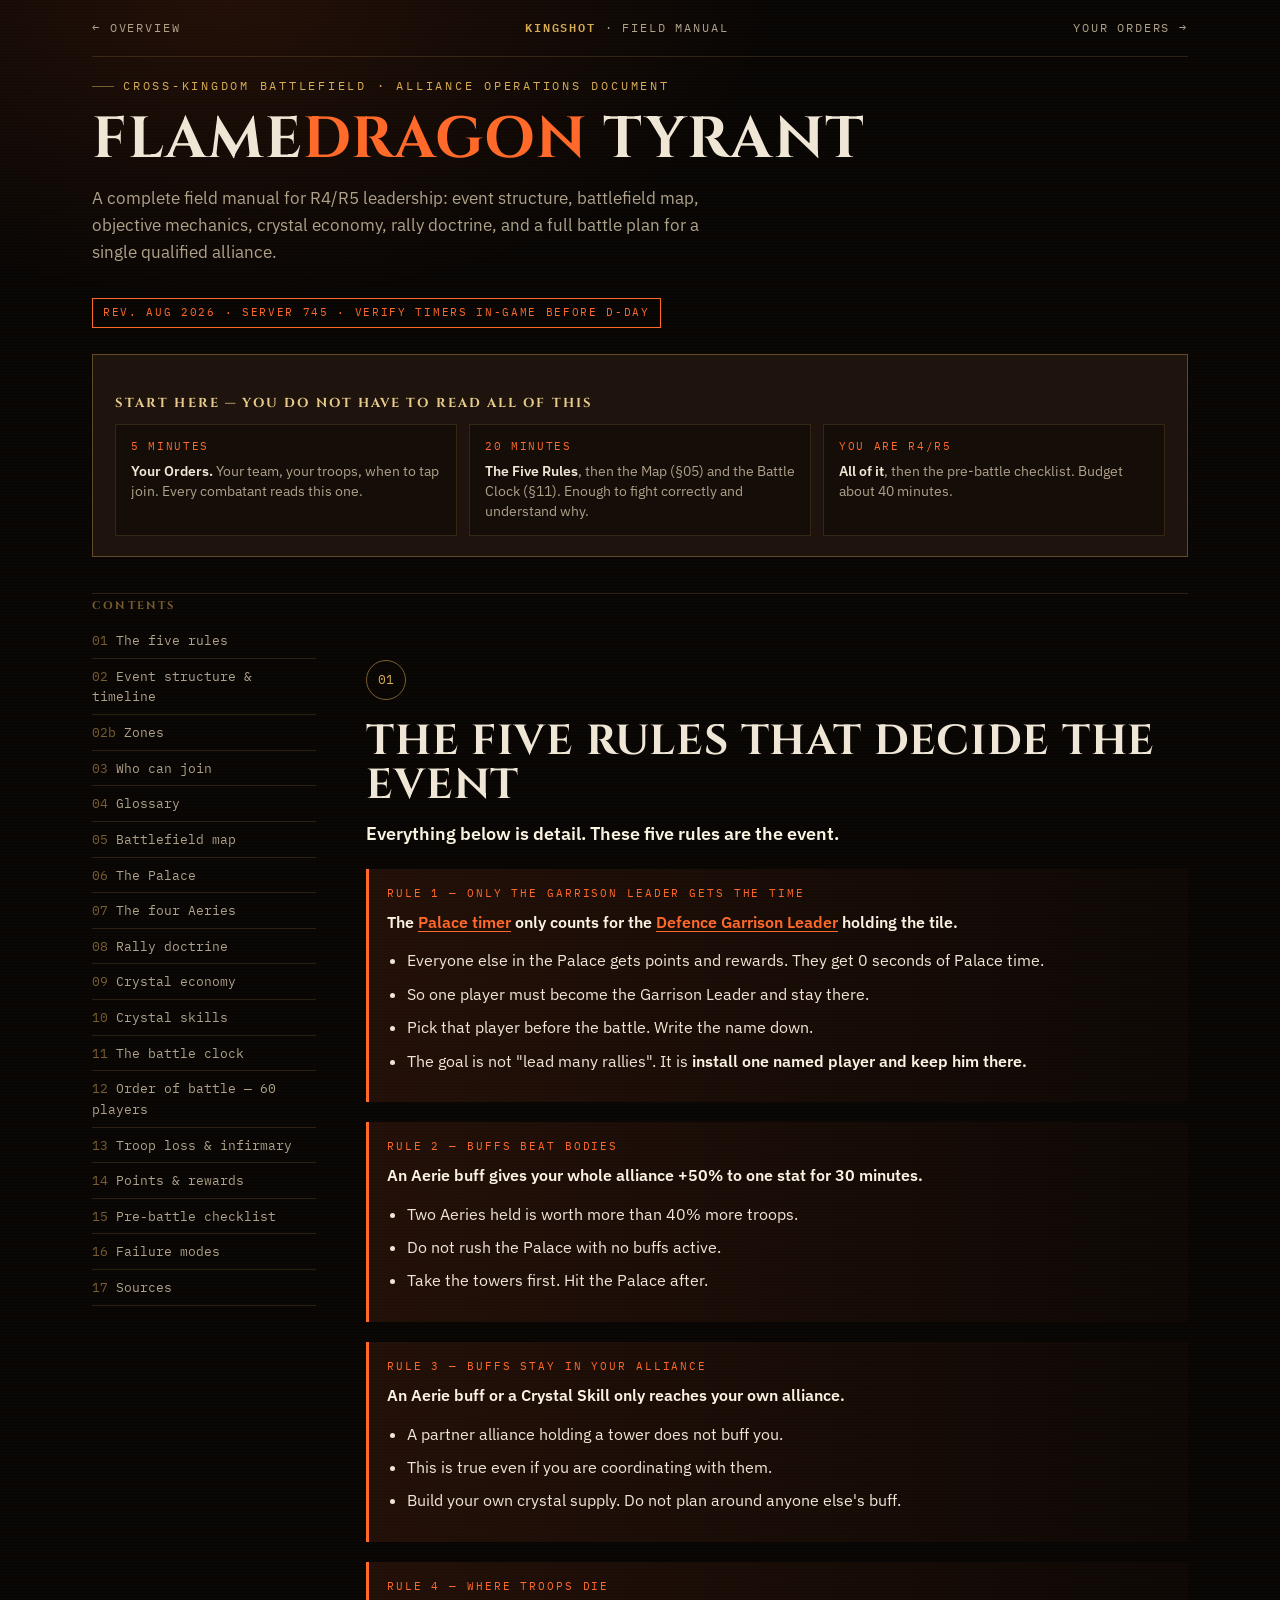
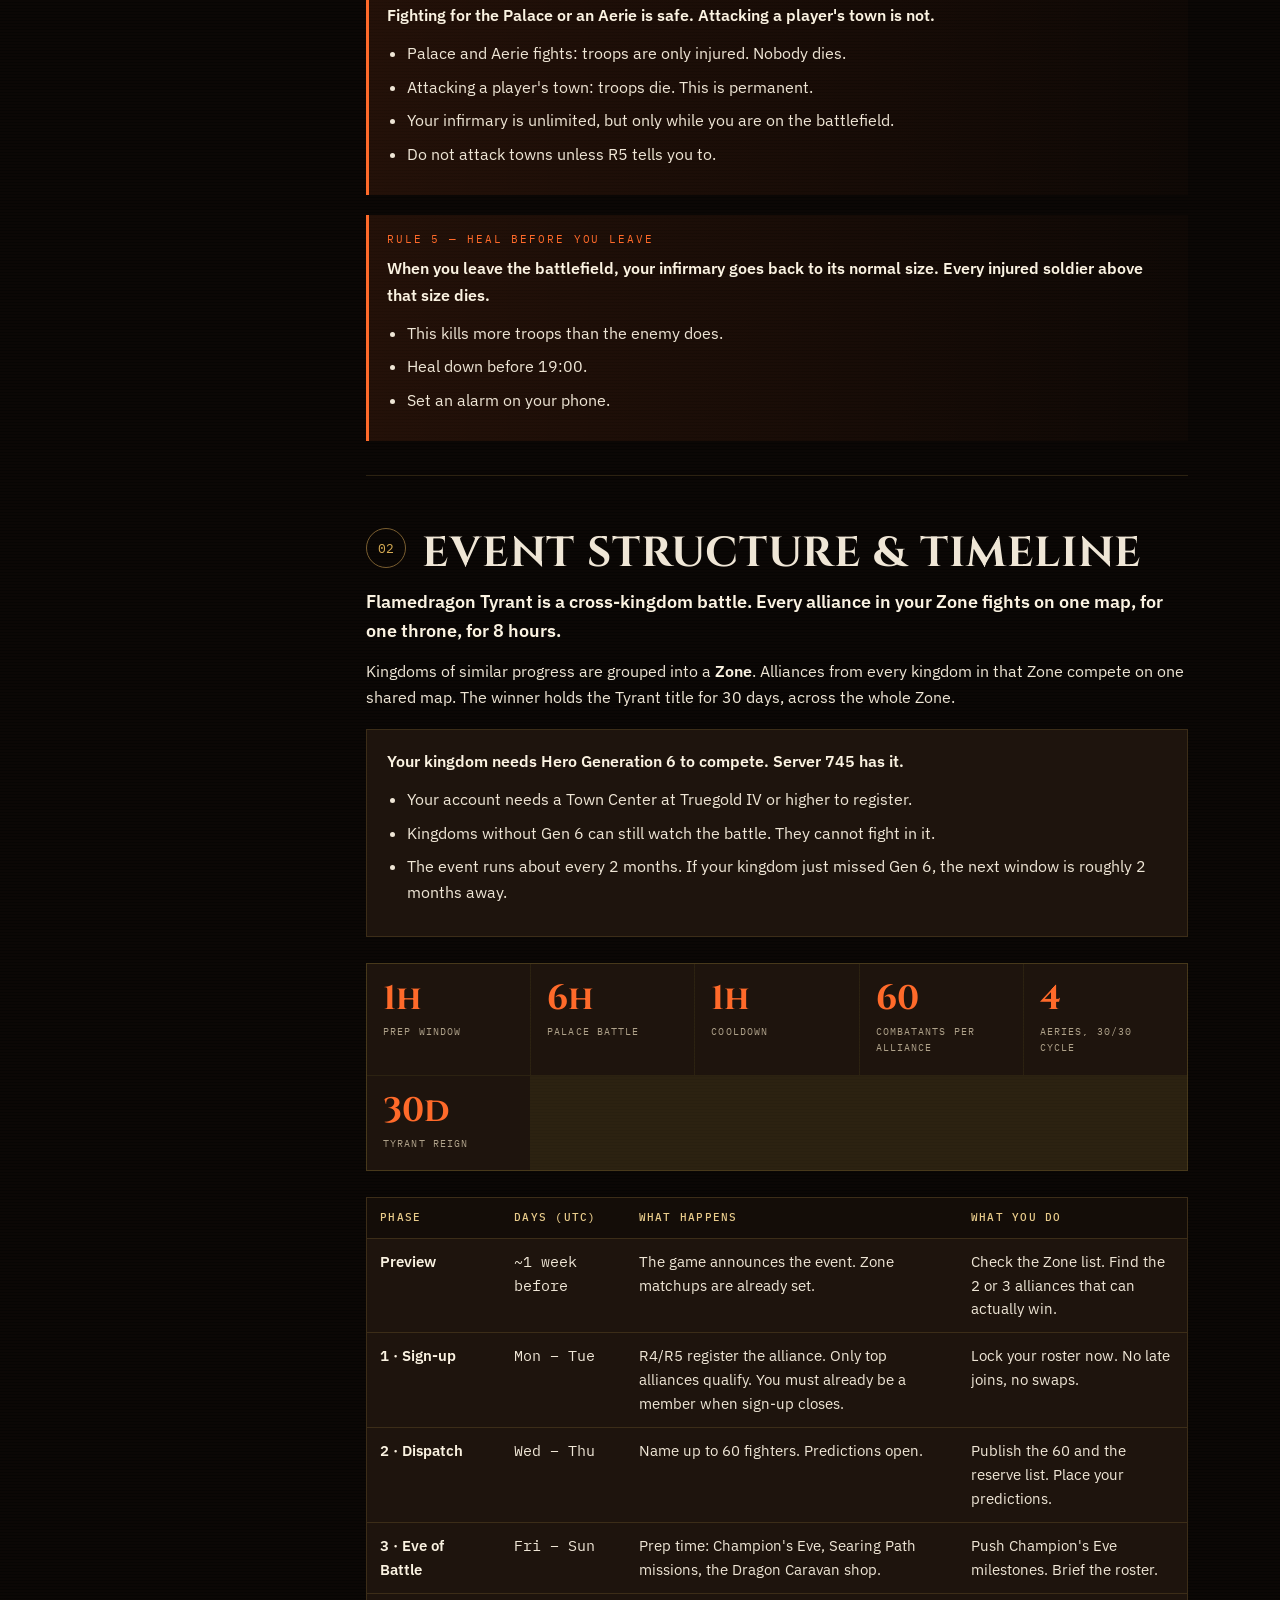
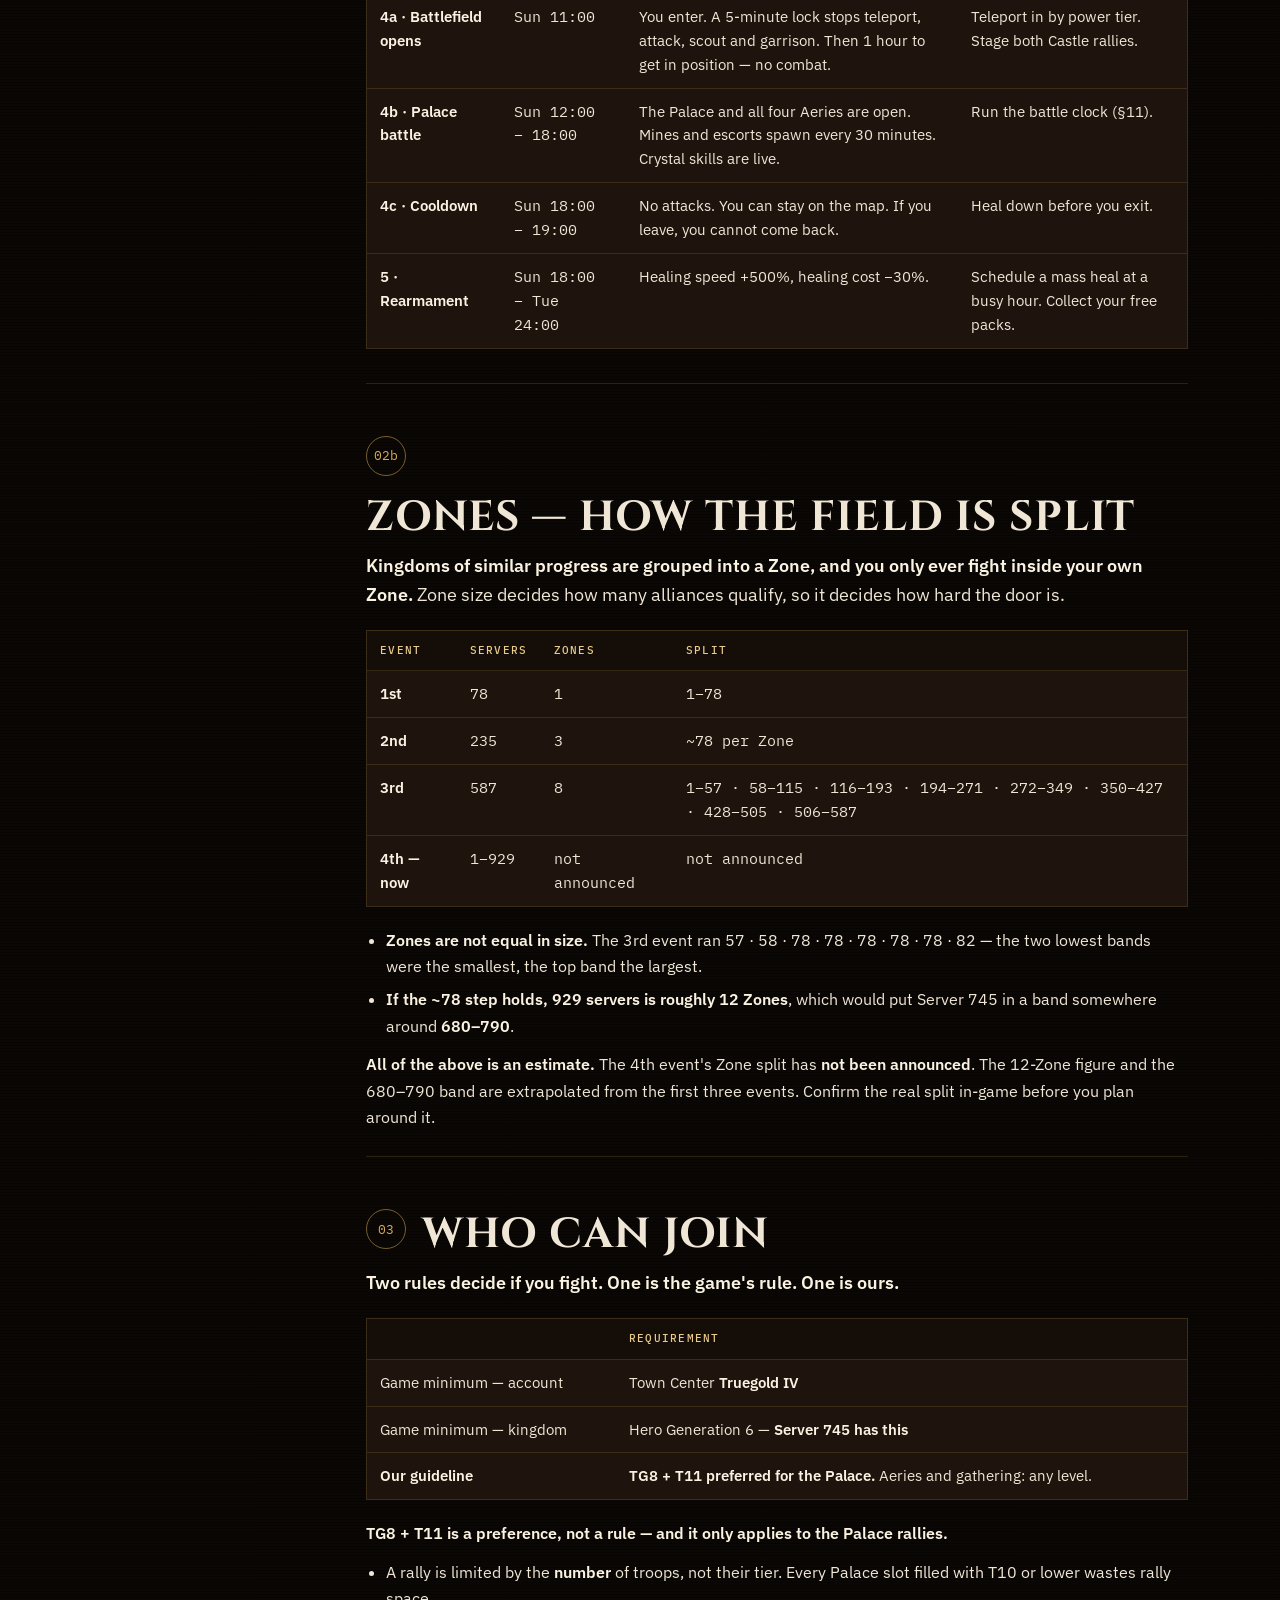
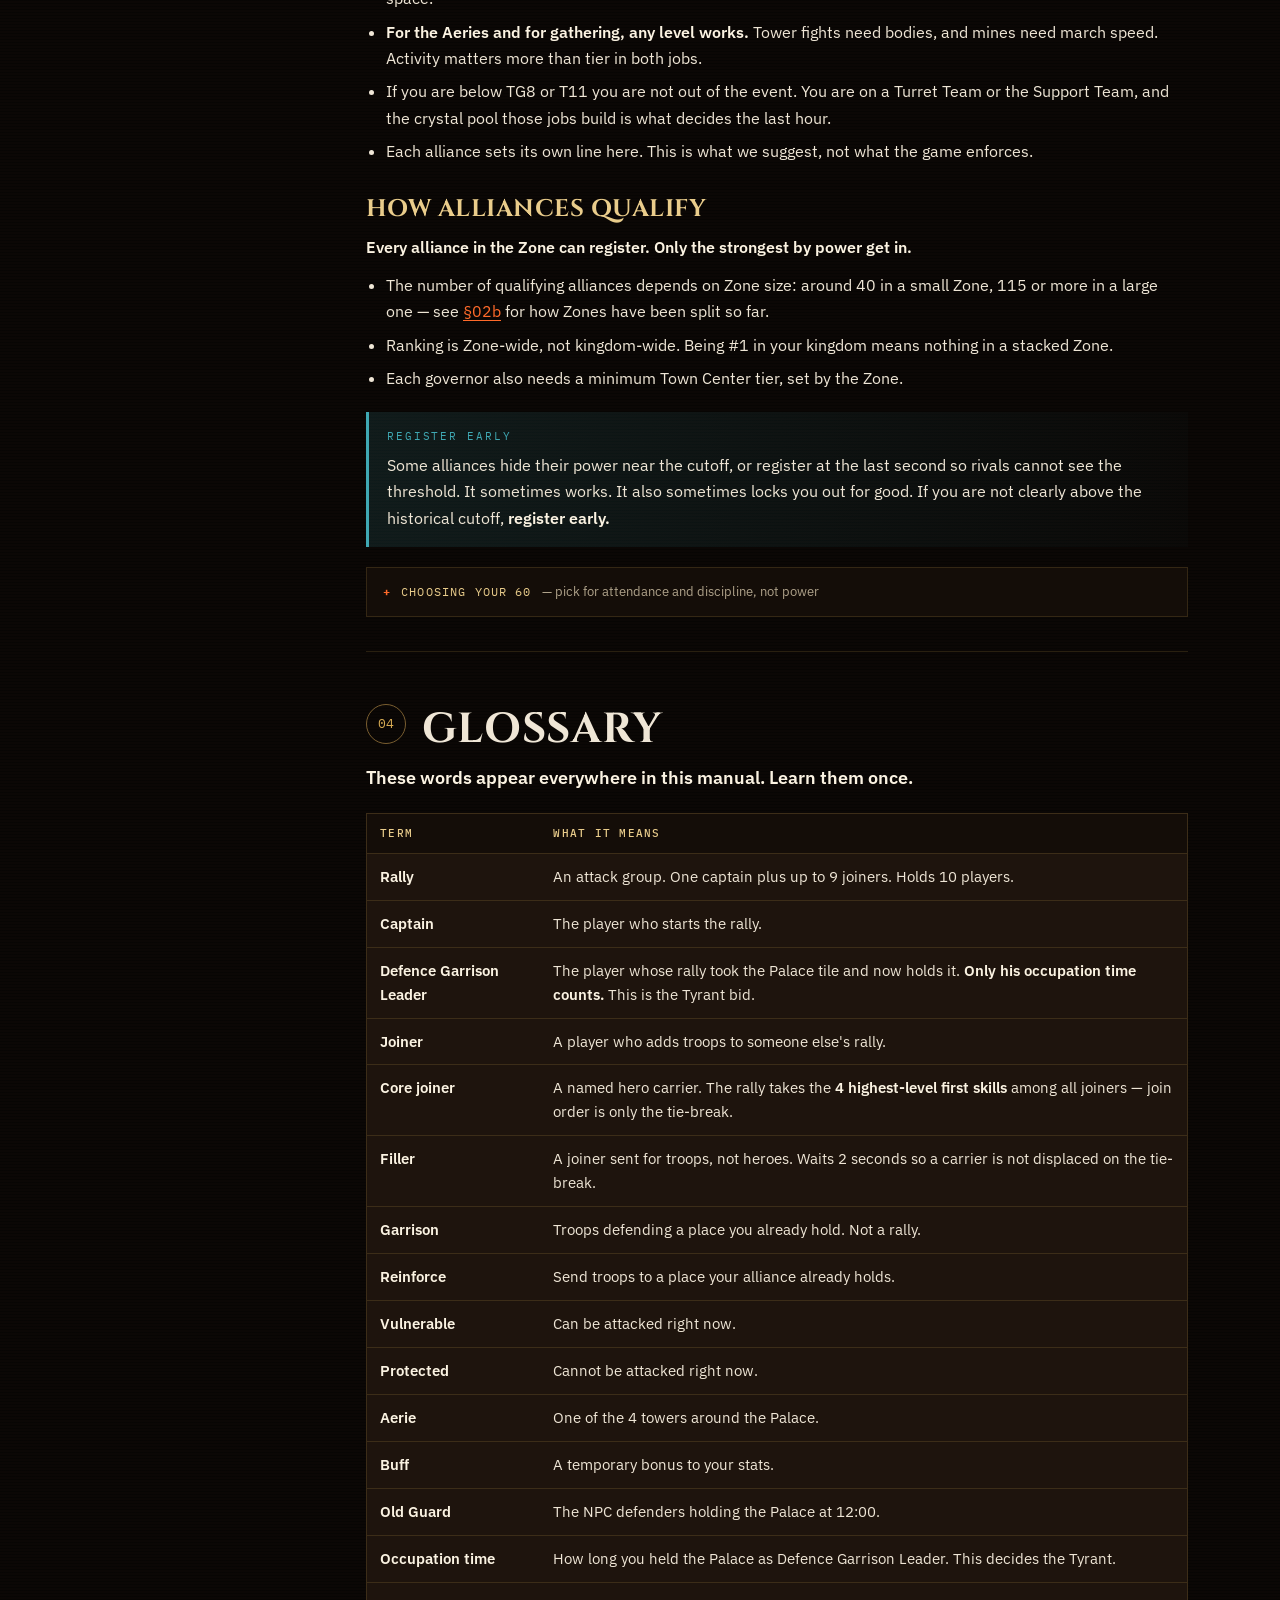
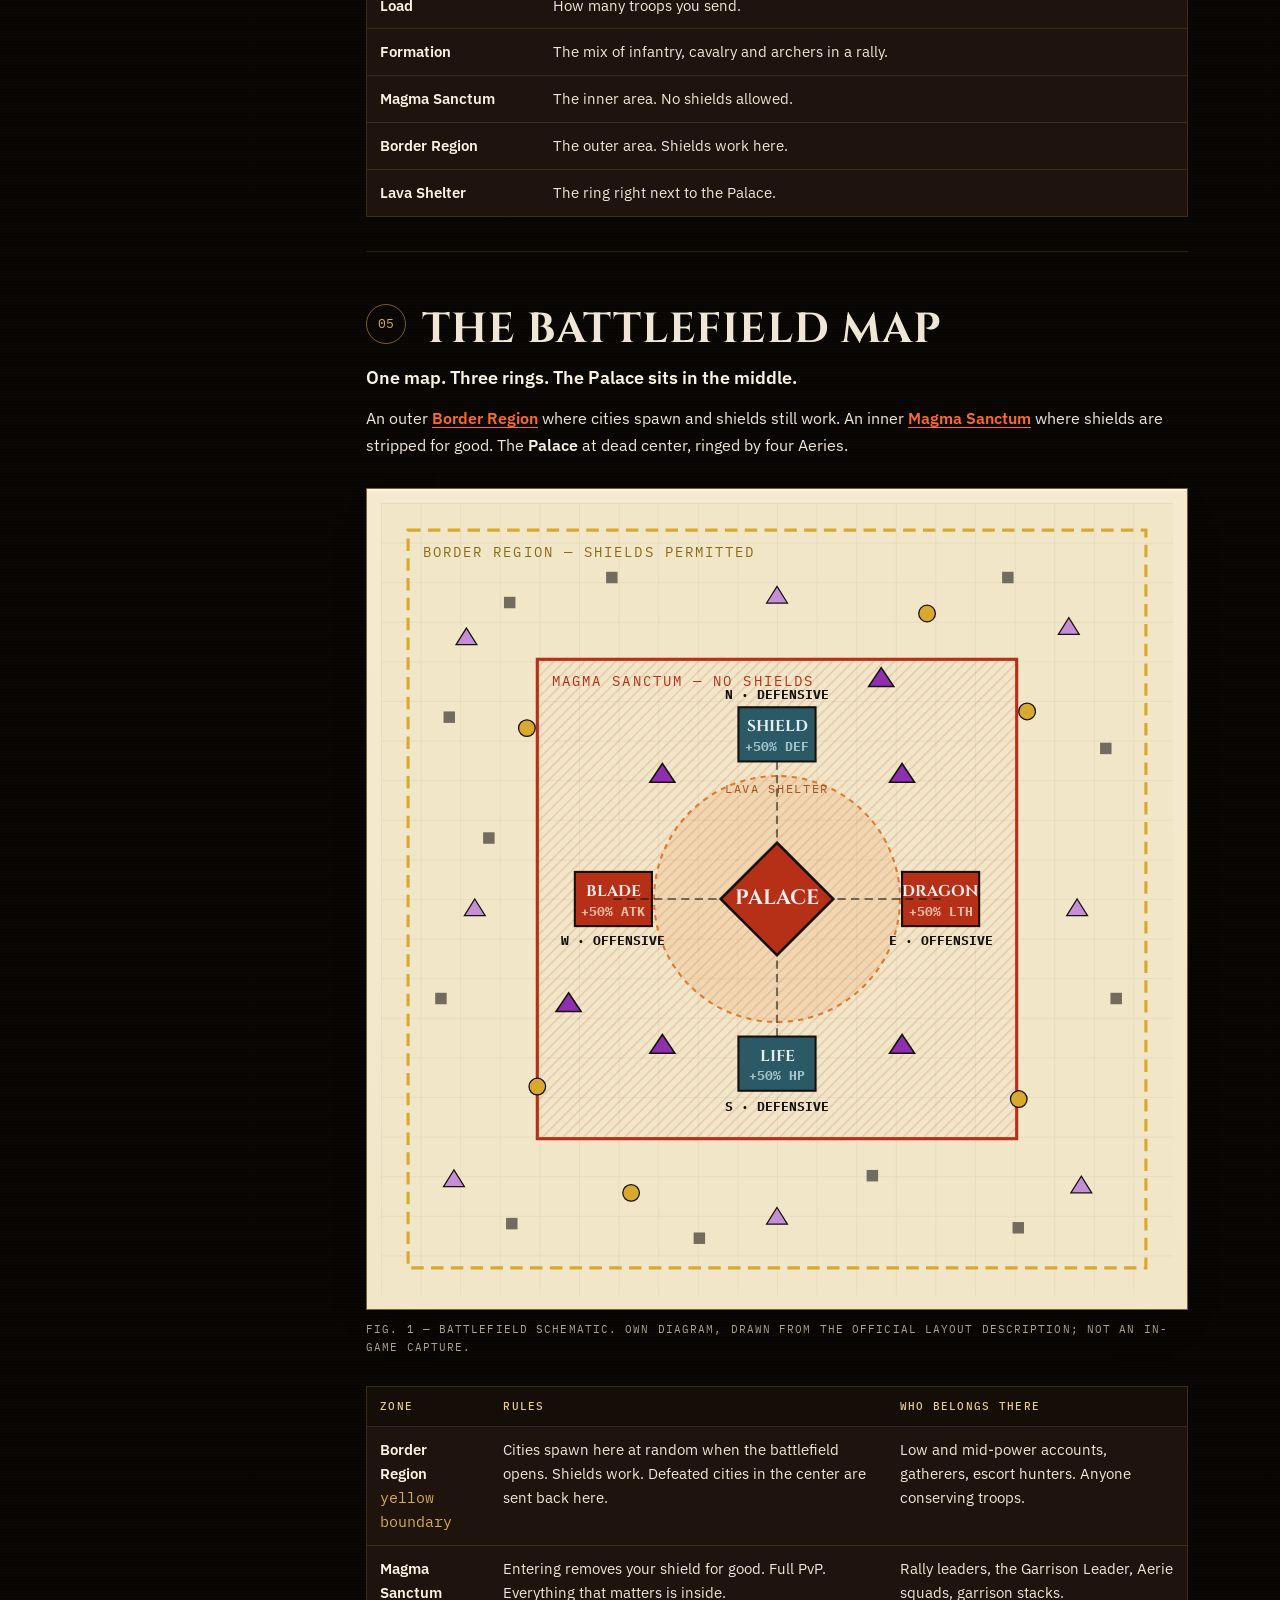
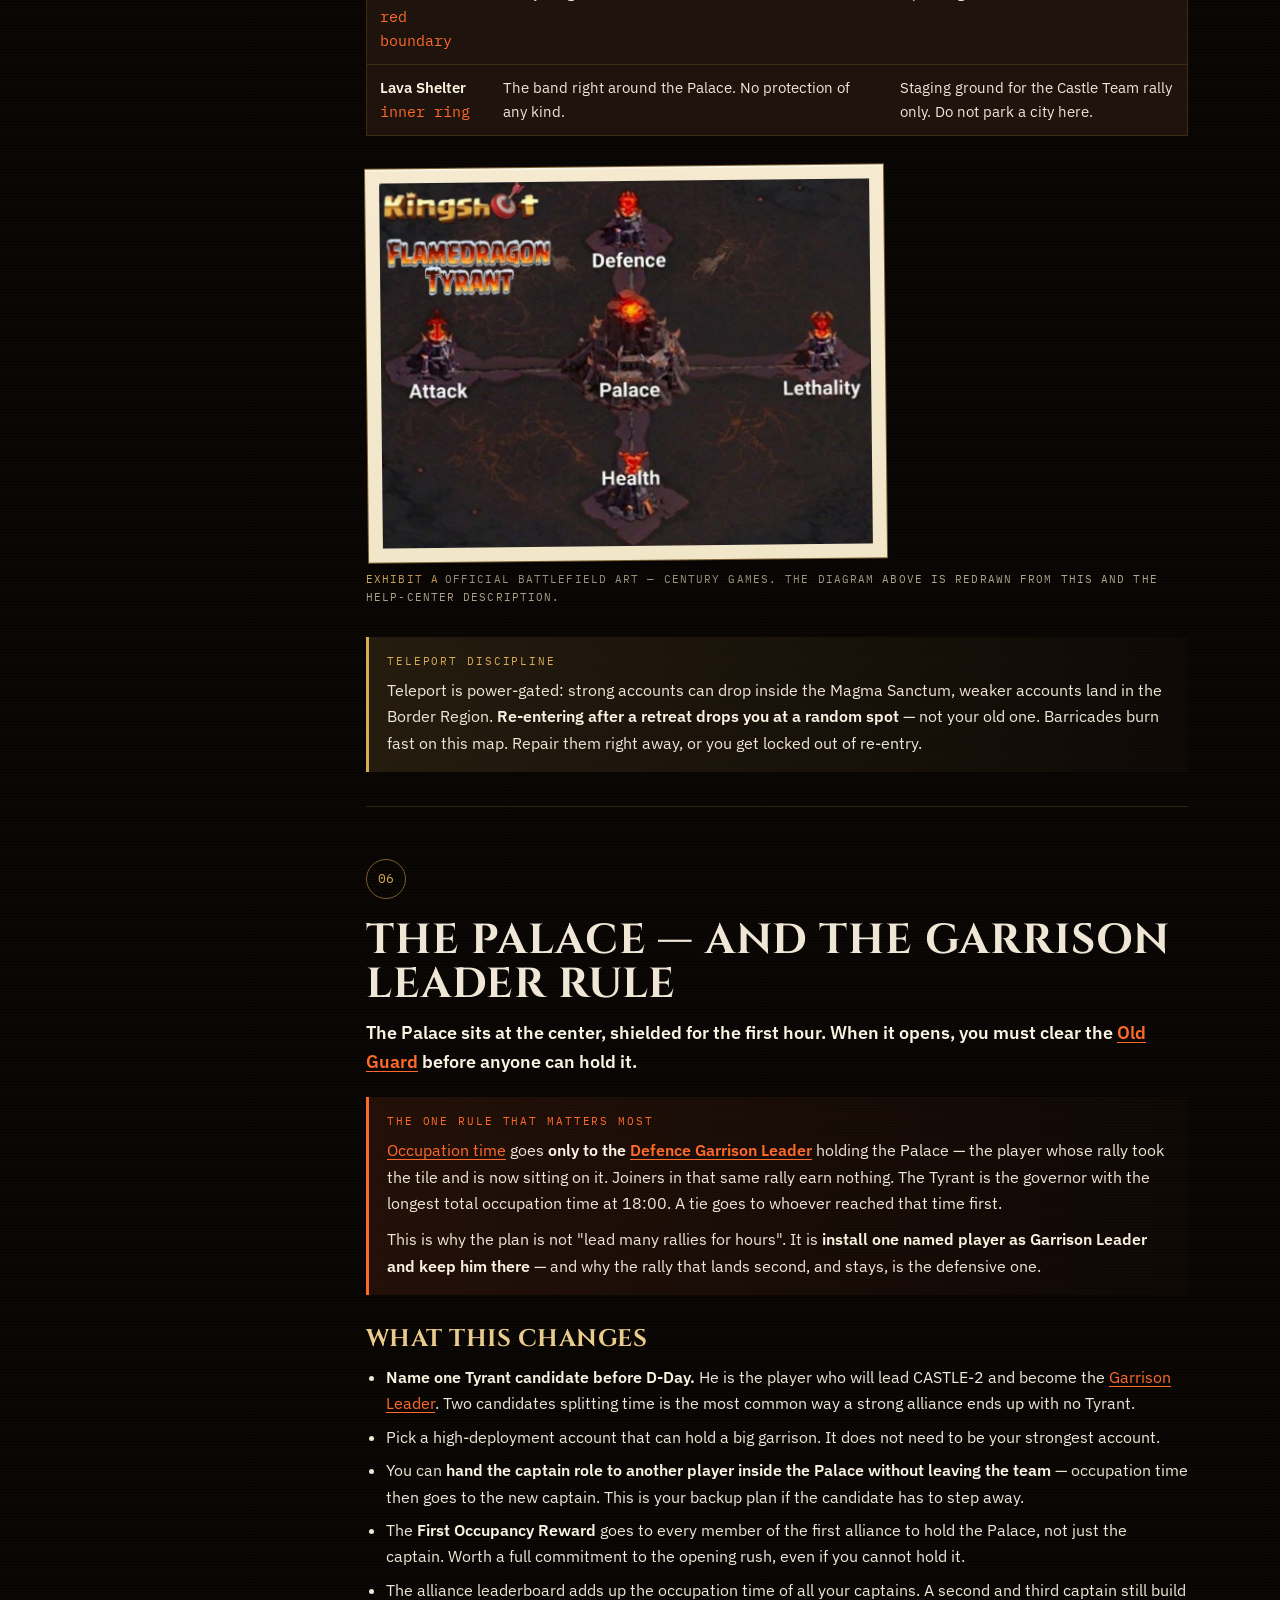
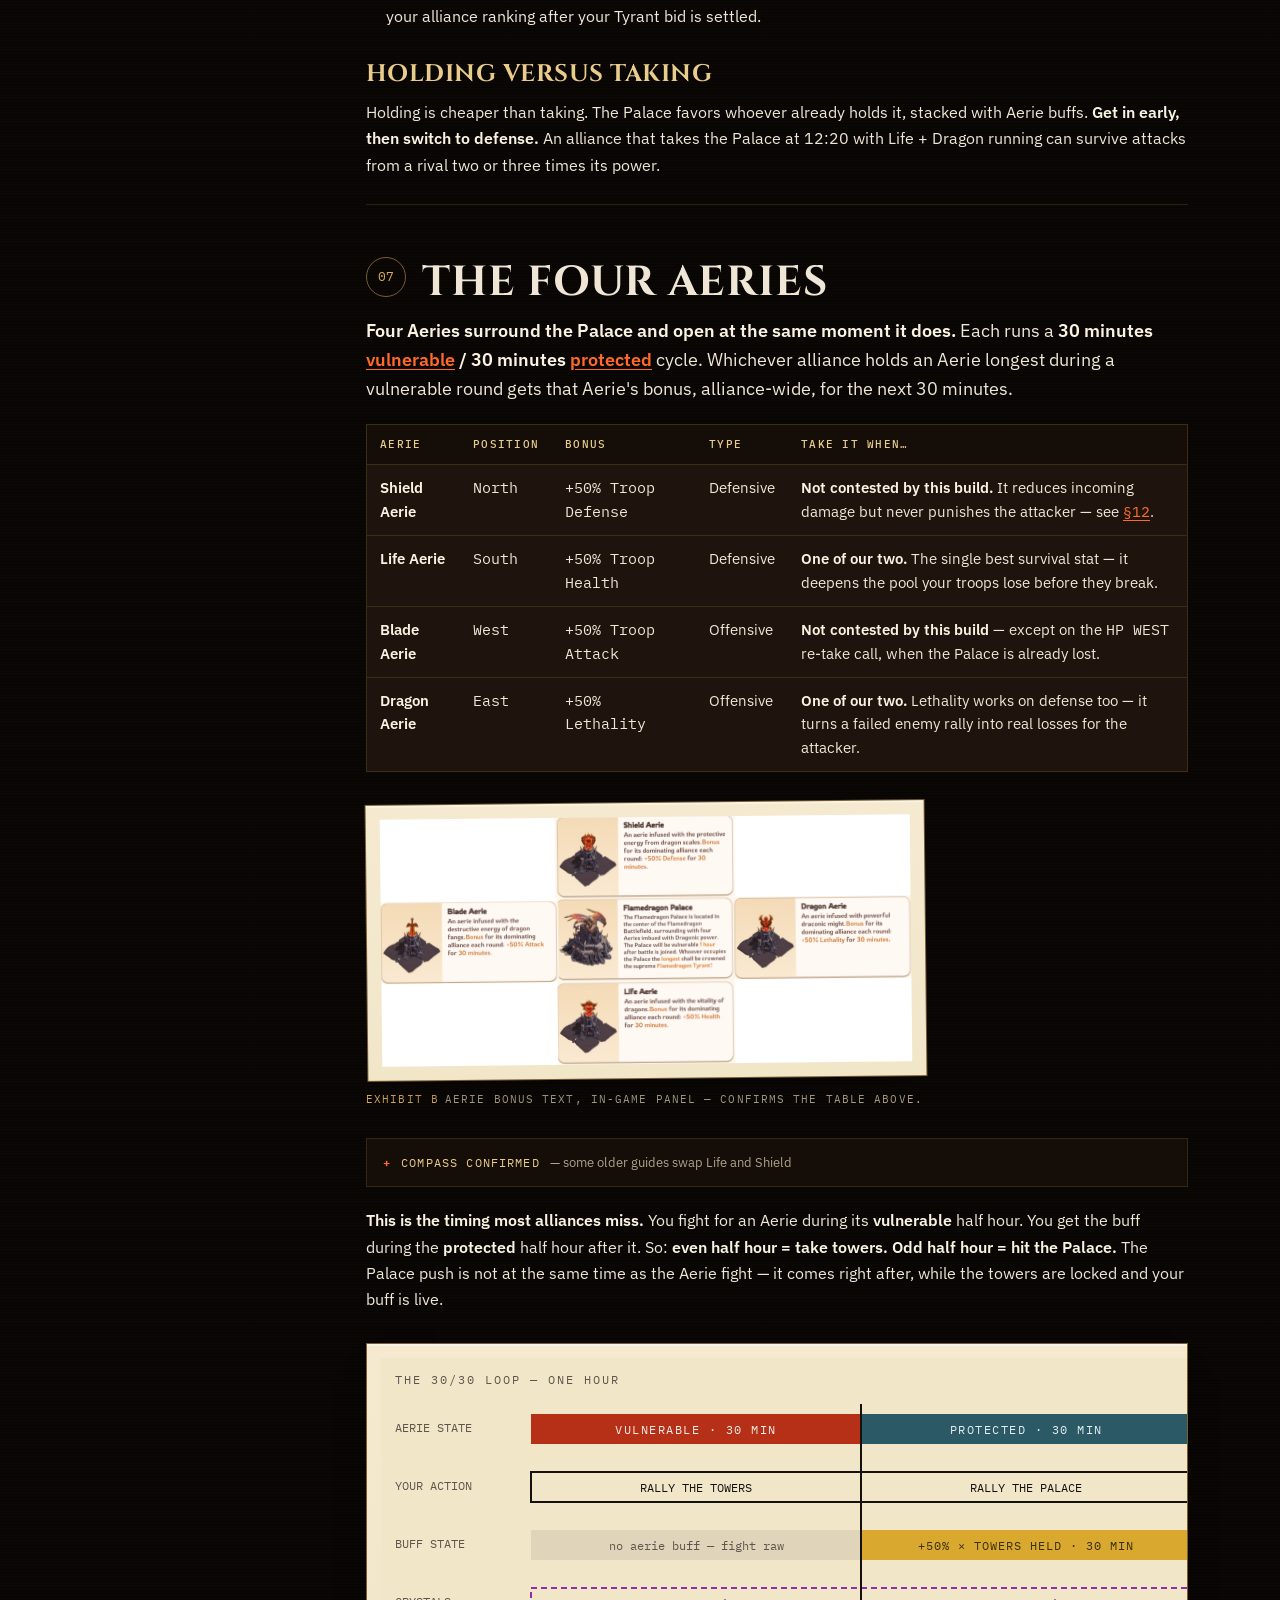
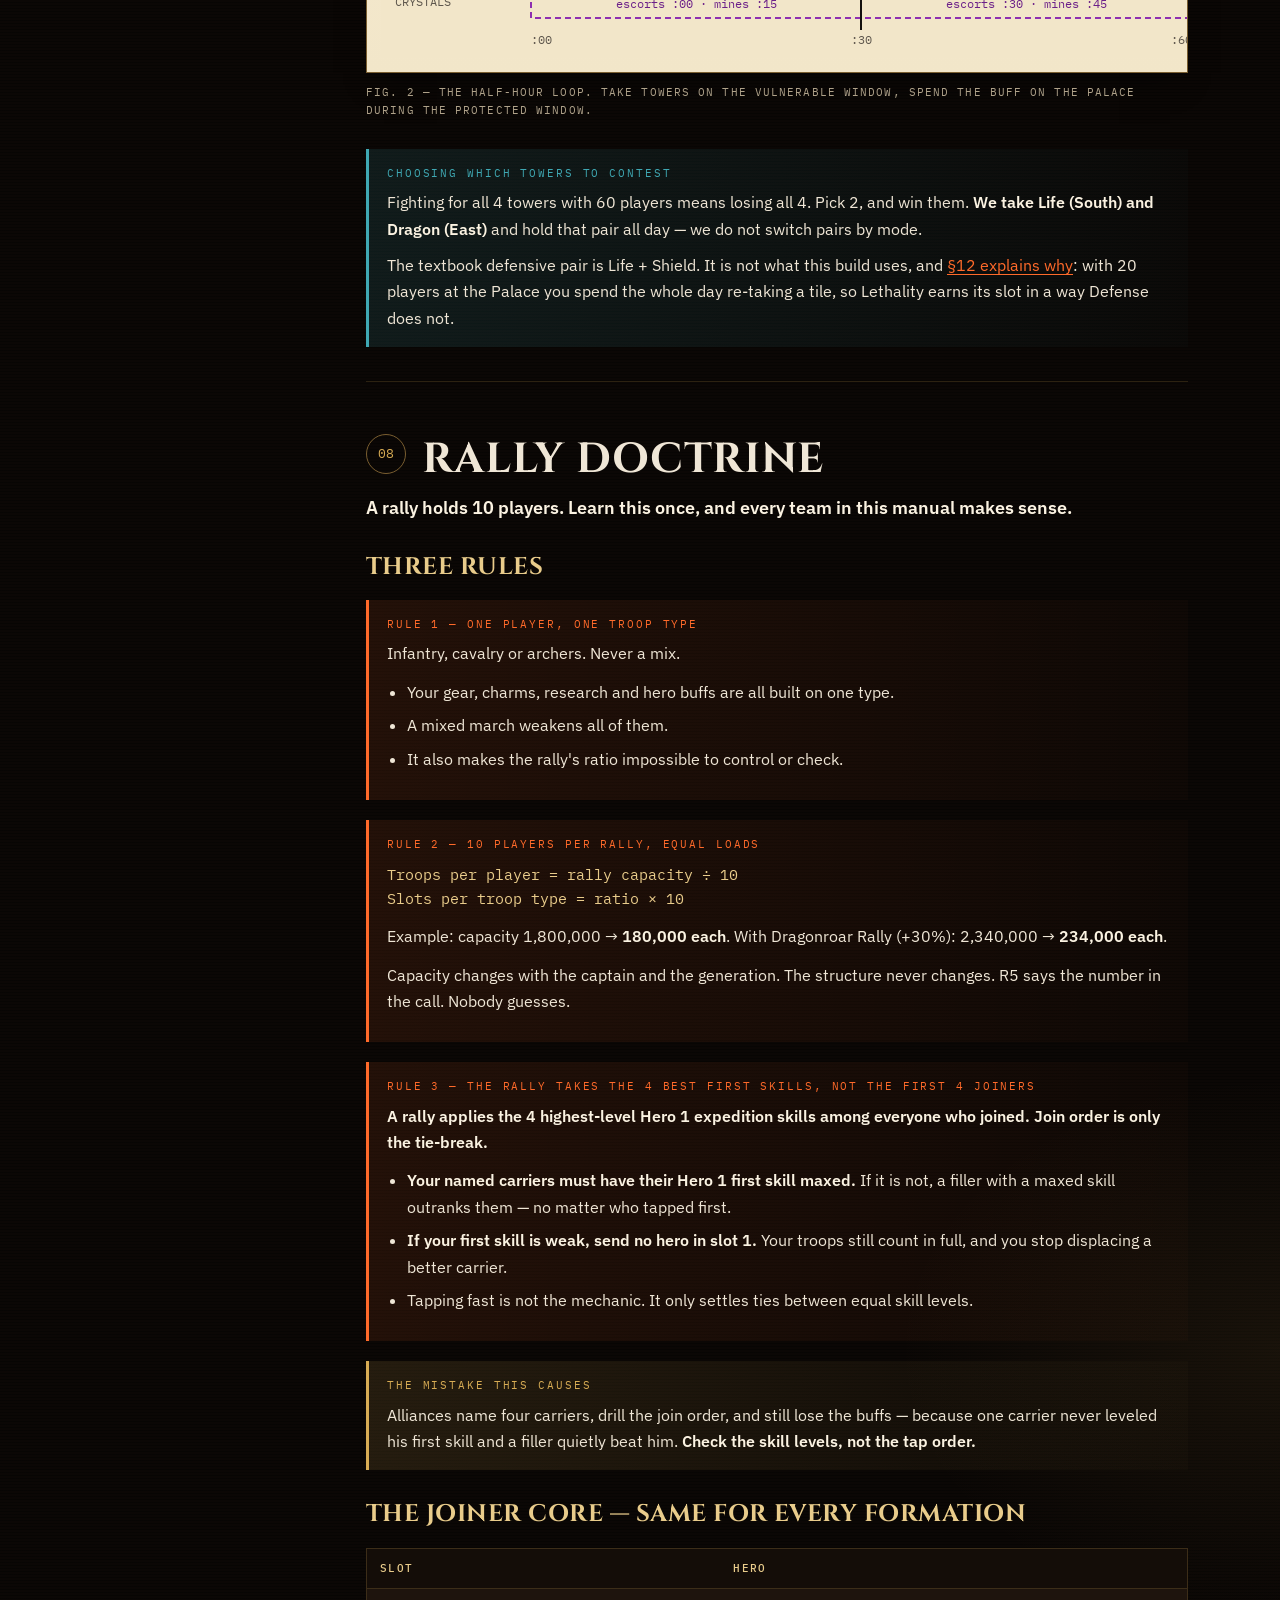
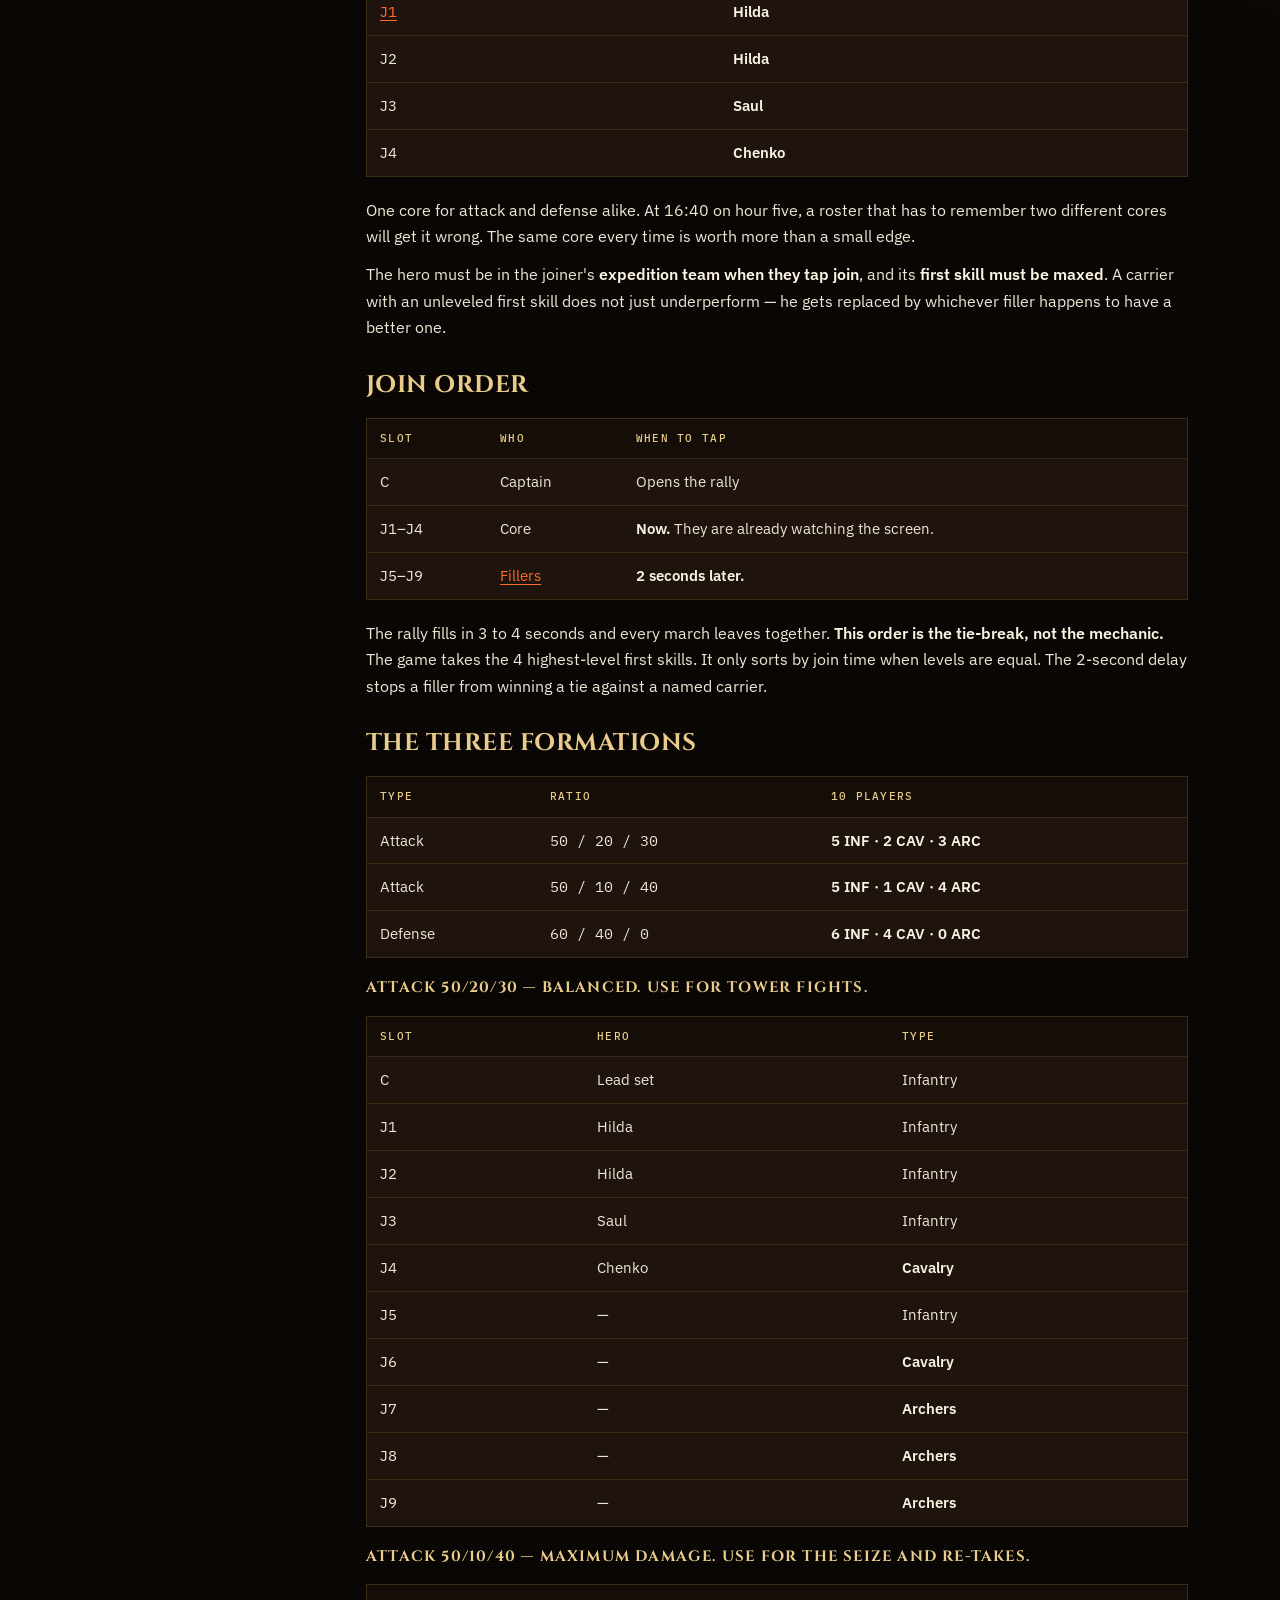
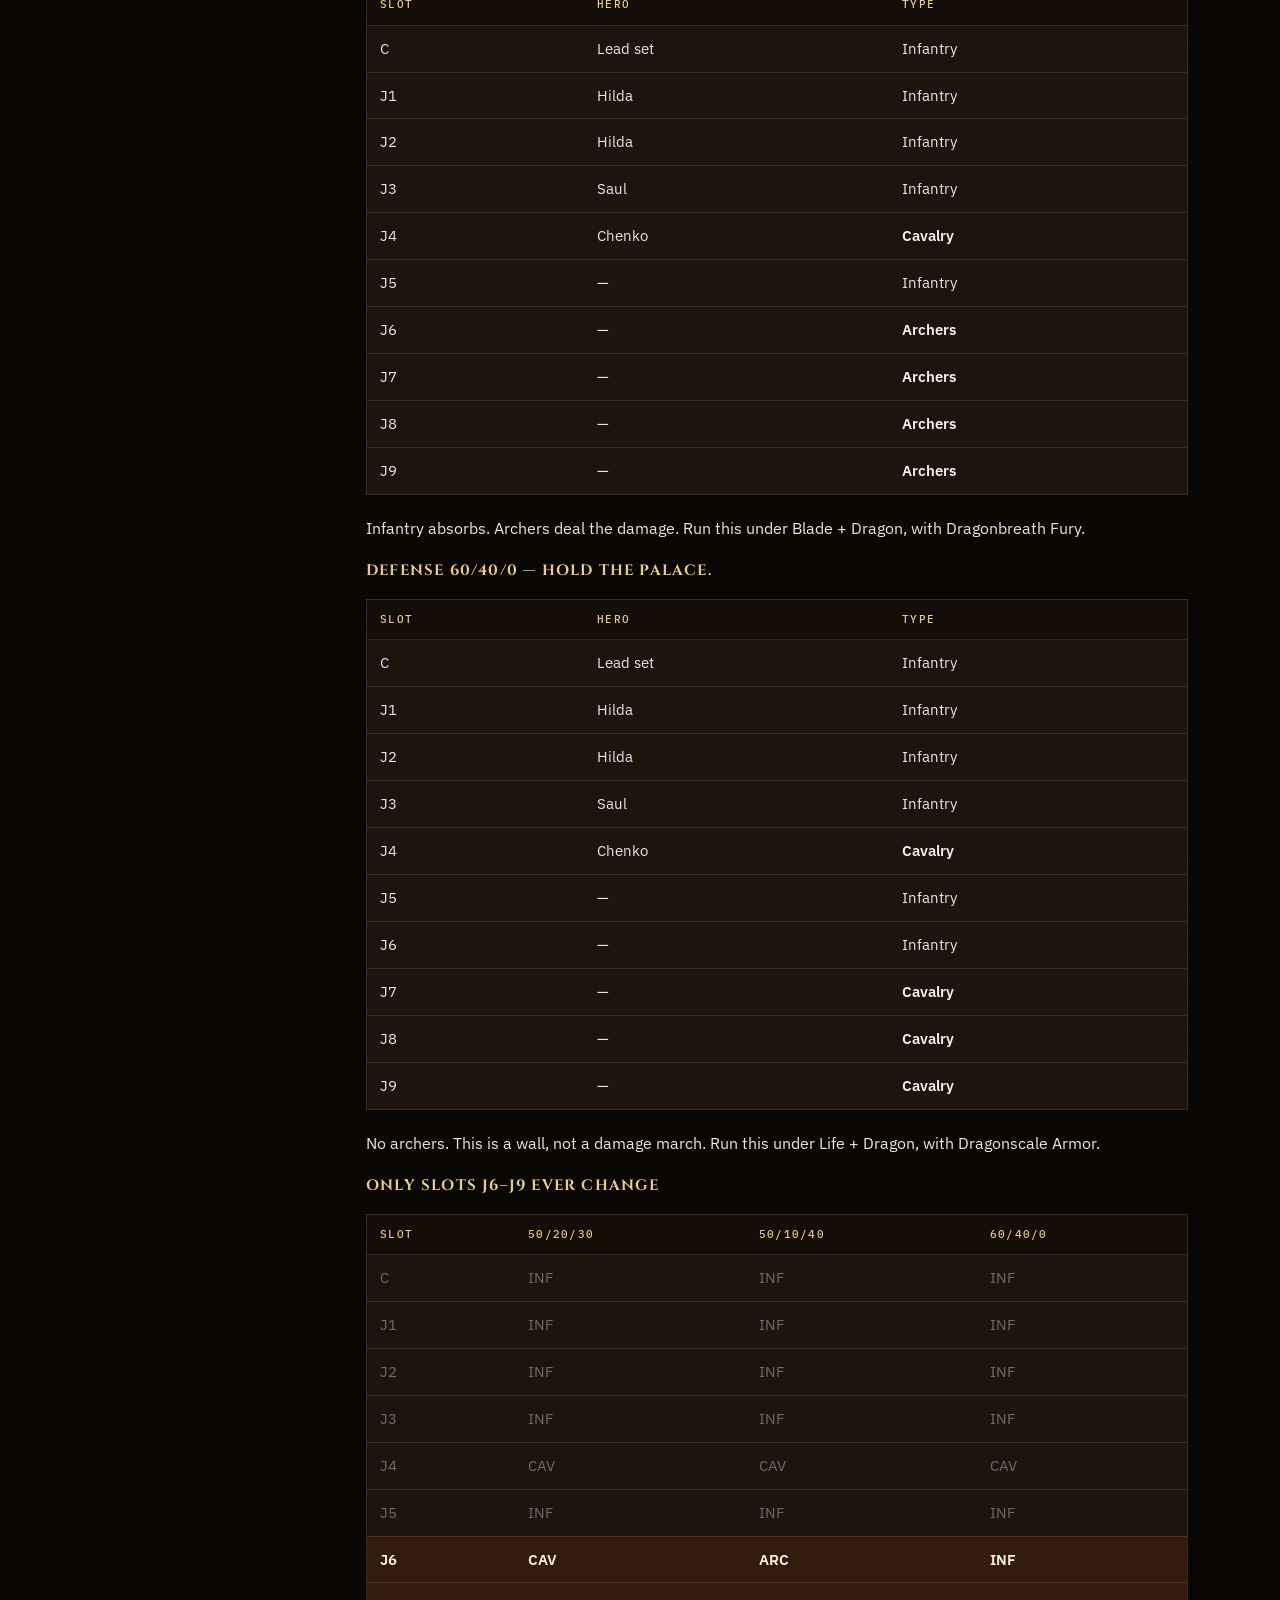
<file: manual.html>
<!DOCTYPE html>
<html lang="en">
<head>
<meta charset="utf-8">
<meta name="viewport" content="width=device-width, initial-scale=1">
<title>Flamedragon Tyrant — Alliance Field Manual | Kingshot</title>
<meta name="description" content="Full R4/R5 field manual for Kingshot's Flamedragon Tyrant: timeline, battlefield map, aerie buffs, crystal economy, a full battle plan, points and rewards.">
<link rel="preconnect" href="https://fonts.googleapis.com">
<link rel="preconnect" href="https://fonts.gstatic.com" crossorigin>
<link href="https://fonts.googleapis.com/css2?family=Cinzel:wght@500;600;700;800&family=IBM+Plex+Mono:wght@400;500;600&family=IBM+Plex+Sans:ital,wght@0,400;0,500;0,600;1,400&display=swap" rel="stylesheet">
<link rel="stylesheet" href="styles.css">
</head>
<body>
<div class="progress" id="progress" aria-hidden="true"></div>
<div class="wrap">

  <div class="topbar">
    <a href="index.html">← Overview</a>
    <span class="id"><span class="brand">Kingshot</span><span class="sub"> · Field Manual</span></span>
    <a href="roster.html">Your orders →</a>
  </div>

  <header class="plate-head">
    <p class="eyebrow"><span class="dash"></span>Cross-kingdom battlefield · Alliance operations document</p>
    <h1 style="font-size:clamp(34px,6vw,58px);margin-top:14px">Flame<span style="color:var(--ember)">dragon</span> Tyrant</h1>
    <p class="sub" style="max-width:64ch;font-size:16.5px;color:var(--ash-dim);margin-top:14px">A complete field manual for R4/R5 leadership: event structure, battlefield map, objective mechanics, crystal economy, rally doctrine, and a full battle plan for a single qualified alliance.</p>
    <div class="stamp">Rev. Aug 2026 · Server 745 · verify timers in-game before D-Day</div>

    <div class="start-here">
      <h4>Start here — you do not have to read all of this</h4>
      <div class="paths">
        <a class="path" href="roster.html">
          <span class="t">5 minutes</span>
          <span class="d"><strong>Your Orders.</strong> Your team, your troops, when to tap join. Every combatant reads this one.</span>
        </a>
        <a class="path" href="#s1">
          <span class="t">20 minutes</span>
          <span class="d"><strong>The Five Rules</strong>, then the Map (§05) and the Battle Clock (§11). Enough to fight correctly and understand why.</span>
        </a>
        <a class="path" href="#s15">
          <span class="t">You are R4/R5</span>
          <span class="d"><strong>All of it</strong>, then the pre-battle checklist. Budget about 40 minutes.</span>
        </a>
      </div>
    </div>
  </header>

  <div class="manual-layout">

    <nav class="side-toc desktop-only" aria-label="Table of contents">
      <h4>Contents</h4>
      <ol>
        <li><a href="#s1"><span class="n">01</span>The five rules</a></li>
        <li><a href="#s2"><span class="n">02</span>Event structure &amp; timeline</a></li>
        <li><a href="#s2b"><span class="n">02b</span>Zones</a></li>
        <li><a href="#s3"><span class="n">03</span>Who can join</a></li>
        <li><a href="#s4"><span class="n">04</span>Glossary</a></li>
        <li><a href="#s5"><span class="n">05</span>Battlefield map</a></li>
        <li><a href="#s6"><span class="n">06</span>The Palace</a></li>
        <li><a href="#s7"><span class="n">07</span>The four Aeries</a></li>
        <li><a href="#s8"><span class="n">08</span>Rally doctrine</a></li>
        <li><a href="#s9"><span class="n">09</span>Crystal economy</a></li>
        <li><a href="#s10"><span class="n">10</span>Crystal skills</a></li>
        <li><a href="#s11"><span class="n">11</span>The battle clock</a></li>
        <li><a href="#s12"><span class="n">12</span>Order of battle — 60 players</a></li>
        <li><a href="#s13"><span class="n">13</span>Troop loss &amp; infirmary</a></li>
        <li><a href="#s14"><span class="n">14</span>Points &amp; rewards</a></li>
        <li><a href="#s15"><span class="n">15</span>Pre-battle checklist</a></li>
        <li><a href="#s16"><span class="n">16</span>Failure modes</a></li>
        <li><a href="#s17"><span class="n">17</span>Sources</a></li>
      </ol>
    </nav>

    <main>
    <details class="toc-mobile">
      <summary>Contents — jump to a section</summary>
      <nav class="side-toc" aria-label="Table of contents (mobile)">
        <ol>
          <li><a href="#s1"><span class="n">01</span>The five rules</a></li>
          <li><a href="#s2"><span class="n">02</span>Event structure &amp; timeline</a></li>
          <li><a href="#s2b"><span class="n">02b</span>Zones</a></li>
        <li><a href="#s3"><span class="n">03</span>Who can join</a></li>
          <li><a href="#s4"><span class="n">04</span>Glossary</a></li>
          <li><a href="#s5"><span class="n">05</span>Battlefield map</a></li>
          <li><a href="#s6"><span class="n">06</span>The Palace</a></li>
          <li><a href="#s7"><span class="n">07</span>The four Aeries</a></li>
          <li><a href="#s8"><span class="n">08</span>Rally doctrine</a></li>
          <li><a href="#s9"><span class="n">09</span>Crystal economy</a></li>
          <li><a href="#s10"><span class="n">10</span>Crystal skills</a></li>
          <li><a href="#s11"><span class="n">11</span>The battle clock</a></li>
          <li><a href="#s12"><span class="n">12</span>Order of battle — 60 players</a></li>
          <li><a href="#s13"><span class="n">13</span>Troop loss &amp; infirmary</a></li>
          <li><a href="#s14"><span class="n">14</span>Points &amp; rewards</a></li>
          <li><a href="#s15"><span class="n">15</span>Pre-battle checklist</a></li>
          <li><a href="#s16"><span class="n">16</span>Failure modes</a></li>
          <li><a href="#s17"><span class="n">17</span>Sources</a></li>
        </ol>
      </nav>
    </details>

    <!-- ================= 1 ================= -->
    <section id="s1">
      <div class="sec-head"><span class="sec-num">01</span><h2>The five rules that decide the event</h2></div>
      <p class="lede"><strong>Everything below is detail. These five rules are the event.</strong></p>

      <div class="rule">
        <span class="tag">Rule 1 — only the Garrison Leader gets the time</span>
        <strong>The <a href="#g-occupation">Palace timer</a> only counts for the <a href="#g-garrison-leader">Defence Garrison Leader</a> holding the tile.</strong>
        <ul>
          <li>Everyone else in the Palace gets points and rewards. They get 0 seconds of Palace time.</li>
          <li>So one player must become the Garrison Leader and stay there.</li>
          <li>Pick that player before the battle. Write the name down.</li>
          <li>The goal is not "lead many rallies". It is <strong>install one named player and keep him there.</strong></li>
        </ul>
      </div>
      <div class="rule">
        <span class="tag">Rule 2 — buffs beat bodies</span>
        <strong>An Aerie buff gives your whole alliance +50% to one stat for 30 minutes.</strong>
        <ul>
          <li>Two Aeries held is worth more than 40% more troops.</li>
          <li>Do not rush the Palace with no buffs active.</li>
          <li>Take the towers first. Hit the Palace after.</li>
        </ul>
      </div>
      <div class="rule">
        <span class="tag">Rule 3 — buffs stay in your alliance</span>
        <strong>An Aerie buff or a Crystal Skill only reaches your own alliance.</strong>
        <ul>
          <li>A partner alliance holding a tower does not buff you.</li>
          <li>This is true even if you are coordinating with them.</li>
          <li>Build your own crystal supply. Do not plan around anyone else's buff.</li>
        </ul>
      </div>
      <div class="rule">
        <span class="tag">Rule 4 — where troops die</span>
        <strong>Fighting for the Palace or an Aerie is safe. Attacking a player's town is not.</strong>
        <ul>
          <li>Palace and Aerie fights: troops are only injured. Nobody dies.</li>
          <li>Attacking a player's town: troops die. This is permanent.</li>
          <li>Your infirmary is unlimited, but only while you are on the battlefield.</li>
          <li>Do not attack towns unless R5 tells you to.</li>
        </ul>
      </div>
      <div class="rule">
        <span class="tag">Rule 5 — heal before you leave</span>
        <strong>When you leave the battlefield, your infirmary goes back to its normal size. Every injured soldier above that size dies.</strong>
        <ul>
          <li>This kills more troops than the enemy does.</li>
          <li>Heal down before 19:00.</li>
          <li>Set an alarm on your phone.</li>
        </ul>
      </div>
    </section>

    <!-- ================= 2 ================= -->
    <section id="s2">
      <div class="sec-head"><span class="sec-num">02</span><h2>Event structure &amp; timeline</h2></div>
      <p class="lede"><strong>Flamedragon Tyrant is a cross-kingdom battle. Every alliance in your Zone fights on one map, for one throne, for 8 hours.</strong></p>
      <p>Kingdoms of similar progress are grouped into a <strong>Zone</strong>. Alliances from every kingdom in that Zone compete on one shared map. The winner holds the Tyrant title for 30 days, across the whole Zone.</p>

      <div class="card">
        <strong>Your kingdom needs Hero Generation 6 to compete. Server 745 has it.</strong>
        <ul>
          <li>Your account needs a Town Center at Truegold IV or higher to register.</li>
          <li>Kingdoms without Gen 6 can still watch the battle. They cannot fight in it.</li>
          <li>The event runs about every 2 months. If your kingdom just missed Gen 6, the next window is roughly 2 months away.</li>
        </ul>
      </div>

      <div class="kpis">
        <div class="kpi"><b>1h</b><span>prep window</span></div>
        <div class="kpi"><b>6h</b><span>palace battle</span></div>
        <div class="kpi"><b>1h</b><span>cooldown</span></div>
        <div class="kpi"><b>60</b><span>combatants per alliance</span></div>
        <div class="kpi"><b>4</b><span>aeries, 30/30 cycle</span></div>
        <div class="kpi"><b>30d</b><span>tyrant reign</span></div>
      </div>

      <div class="tw">
      <table class="stack">
        <thead><tr><th>Phase</th><th class="mono">Days (UTC)</th><th>What happens</th><th>What you do</th></tr></thead>
        <tbody>
          <tr><td data-l="Phase"><strong>Preview</strong></td><td class="mono" data-l="Days (UTC)">~1 week before</td><td data-l="What happens">The game announces the event. Zone matchups are already set.</td><td data-l="What you do">Check the Zone list. Find the 2 or 3 alliances that can actually win.</td></tr>
          <tr><td data-l="Phase"><strong>1 · Sign-up</strong></td><td class="mono" data-l="Days (UTC)">Mon – Tue</td><td data-l="What happens">R4/R5 register the alliance. Only top alliances qualify. You must already be a member when sign-up closes.</td><td data-l="What you do">Lock your roster now. No late joins, no swaps.</td></tr>
          <tr><td data-l="Phase"><strong>2 · Dispatch</strong></td><td class="mono" data-l="Days (UTC)">Wed – Thu</td><td data-l="What happens">Name up to 60 fighters. Predictions open.</td><td data-l="What you do">Publish the 60 and the reserve list. Place your predictions.</td></tr>
          <tr><td data-l="Phase"><strong>3 · Eve of Battle</strong></td><td class="mono" data-l="Days (UTC)">Fri – Sun</td><td data-l="What happens">Prep time: Champion's Eve, Searing Path missions, the Dragon Caravan shop.</td><td data-l="What you do">Push Champion's Eve milestones. Brief the roster.</td></tr>
          <tr><td data-l="Phase"><strong>4a · Battlefield opens</strong></td><td class="mono" data-l="Days (UTC)">Sun 11:00</td><td data-l="What happens">You enter. A 5-minute lock stops teleport, attack, scout and garrison. Then 1 hour to get in position — no combat.</td><td data-l="What you do">Teleport in by power tier. Stage both Castle rallies.</td></tr>
          <tr><td data-l="Phase"><strong>4b · Palace battle</strong></td><td class="mono" data-l="Days (UTC)">Sun 12:00 – 18:00</td><td data-l="What happens">The Palace and all four Aeries are open. Mines and escorts spawn every 30 minutes. Crystal skills are live.</td><td data-l="What you do">Run the battle clock (§11).</td></tr>
          <tr><td data-l="Phase"><strong>4c · Cooldown</strong></td><td class="mono" data-l="Days (UTC)">Sun 18:00 – 19:00</td><td data-l="What happens">No attacks. You can stay on the map. If you leave, you cannot come back.</td><td data-l="What you do">Heal down before you exit.</td></tr>
          <tr><td data-l="Phase"><strong>5 · Rearmament</strong></td><td class="mono" data-l="Days (UTC)">Sun 18:00 – Tue 24:00</td><td data-l="What happens">Healing speed +500%, healing cost −30%.</td><td data-l="What you do">Schedule a mass heal at a busy hour. Collect your free packs.</td></tr>
        </tbody>
      </table>
      </div>
    </section>

    <!-- ================= 2b — ZONES ================= -->
    <section id="s2b">
      <div class="sec-head"><span class="sec-num">02b</span><h2>Zones — how the field is split</h2></div>
      <p class="lede"><strong>Kingdoms of similar progress are grouped into a Zone, and you only ever fight inside your own Zone.</strong> Zone size decides how many alliances qualify, so it decides how hard the door is.</p>

      <div class="tw">
      <table class="stack">
        <thead><tr><th>Event</th><th class="mono">Servers</th><th class="mono">Zones</th><th>Split</th></tr></thead>
        <tbody>
          <tr><td data-l="Event"><strong>1st</strong></td><td class="mono" data-l="Servers">78</td><td class="mono" data-l="Zones">1</td><td class="mono" data-l="Split">1–78</td></tr>
          <tr><td data-l="Event"><strong>2nd</strong></td><td class="mono" data-l="Servers">235</td><td class="mono" data-l="Zones">3</td><td class="mono" data-l="Split">~78 per Zone</td></tr>
          <tr><td data-l="Event"><strong>3rd</strong></td><td class="mono" data-l="Servers">587</td><td class="mono" data-l="Zones">8</td><td class="mono" data-l="Split">1–57 · 58–115 · 116–193 · 194–271 · 272–349 · 350–427 · 428–505 · 506–587</td></tr>
          <tr><td data-l="Event"><strong>4th — now</strong></td><td class="mono" data-l="Servers">1–929</td><td class="mono" data-l="Zones">not announced</td><td class="mono" data-l="Split">not announced</td></tr>
        </tbody>
      </table>
      </div>

      <ul>
        <li><strong>Zones are not equal in size.</strong> The 3rd event ran 57 · 58 · 78 · 78 · 78 · 78 · 78 · 82 — the two lowest bands were the smallest, the top band the largest.</li>
        <li><strong>If the ~78 step holds, 929 servers is roughly 12 Zones</strong>, which would put Server 745 in a band somewhere around <strong>680–790</strong>.</li>
      </ul>

      <p><strong>All of the above is an estimate.</strong> The 4th event's Zone split has <strong>not been announced</strong>. The 12-Zone figure and the 680–790 band are extrapolated from the first three events. Confirm the real split in-game before you plan around it.</p>
    </section>

    <!-- ================= 3 ================= -->
    <section id="s3">
      <div class="sec-head"><span class="sec-num">03</span><h2>Who can join</h2></div>
      <p class="lede"><strong>Two rules decide if you fight. One is the game's rule. One is ours.</strong></p>

      <div class="tw">
      <table class="stack">
        <thead><tr><th></th><th>Requirement</th></tr></thead>
        <tbody>
          <tr><td data-l="">Game minimum — account</td><td data-l="Requirement">Town Center <strong>Truegold IV</strong></td></tr>
          <tr><td data-l="">Game minimum — kingdom</td><td data-l="Requirement">Hero Generation 6 — <strong>Server 745 has this</strong></td></tr>
          <tr><td data-l=""><strong>Our guideline</strong></td><td data-l="Requirement"><strong>TG8 + T11 preferred for the Palace.</strong> Aeries and gathering: any level.</td></tr>
        </tbody>
      </table>
      </div>

      <p><strong>TG8 + T11 is a preference, not a rule — and it only applies to the Palace rallies.</strong></p>
      <ul>
        <li>A rally is limited by the <strong>number</strong> of troops, not their tier. Every Palace slot filled with T10 or lower wastes rally space.</li>
        <li><strong>For the Aeries and for gathering, any level works.</strong> Tower fights need bodies, and mines need march speed. Activity matters more than tier in both jobs.</li>
        <li>If you are below TG8 or T11 you are not out of the event. You are on a Turret Team or the Support Team, and the crystal pool those jobs build is what decides the last hour.</li>
        <li>Each alliance sets its own line here. This is what we suggest, not what the game enforces.</li>
      </ul>

      <h3>How alliances qualify</h3>
      <p><strong>Every alliance in the Zone can register. Only the strongest by power get in.</strong></p>
      <ul>
        <li>The number of qualifying alliances depends on Zone size: around 40 in a small Zone, 115 or more in a large one — see <a href="#s2b">§02b</a> for how Zones have been split so far.</li>
        <li>Ranking is Zone-wide, not kingdom-wide. Being #1 in your kingdom means nothing in a stacked Zone.</li>
        <li>Each governor also needs a minimum Town Center tier, set by the Zone.</li>
      </ul>

      <div class="tip">
        <span class="tag">Register early</span>
        Some alliances hide their power near the cutoff, or register at the last second so rivals cannot see the threshold. It sometimes works. It also sometimes locks you out for good. If you are not clearly above the historical cutoff, <strong>register early.</strong>
      </div>

      <details class="more">
        <summary>Choosing your 60 <span class="why">— pick for attendance and discipline, not power</span></summary>
        <div class="inner">
      <p><strong>60 is the maximum. Picking the right 60 is harder than it sounds.</strong> A roster built only from the power leaderboard loses to a roster built from who actually shows up.</p>
      <div class="tw">
      <table class="stack">
        <thead><tr><th>Filter</th><th>Rule</th><th>Why</th></tr></thead>
        <tbody>
          <tr><td data-l="Filter">Attendance</td><td data-l="Rule">Confirmed present for the full 12:00–18:00 block</td><td data-l="Why">A strong player who leaves early helps less than an average player who stays.</td></tr>
          <tr><td data-l="Filter">Healing stock</td><td data-l="Rule">Enough to heal your army twice</td><td data-l="Why">Injured troops that stay unhealed are troops out of the fight.</td></tr>
          <tr><td data-l="Filter">Rally capacity</td><td data-l="Rule">6–8 players who can lead a rally</td><td data-l="Why">You need backup captains for the Aeries. The Garrison Leader never leaves the tile.</td></tr>
          <tr><td data-l="Filter">Discipline</td><td data-l="Rule">Will not hit towns without a call</td><td data-l="Why">One undisciplined player can burn a third of your healing budget.</td></tr>
          <tr><td data-l="Filter">March speed</td><td data-l="Rule">3–5 fast accounts for mines and escorts</td><td data-l="Why">Crystals go to whoever arrives first, not whoever is strongest.</td></tr>
        </tbody>
      </table>
      </div>
      <p>Note: a player may leave the alliance after dispatch closes and still take part, <strong>as long as they rejoin before the battle phase ends.</strong> Useful for an emergency fix. Risky as a plan.</p>
        </div>
      </details>
    </section>

    <!-- ================= 4 — GLOSSARY ================= -->
    <section id="s4">
      <div class="sec-head"><span class="sec-num">04</span><h2>Glossary</h2></div>
      <p class="lede"><strong>These words appear everywhere in this manual. Learn them once.</strong></p>

      <div class="tw">
      <table class="stack">
        <thead><tr><th>Term</th><th>What it means</th></tr></thead>
        <tbody>
          <tr id="g-rally"><td data-l="Term"><strong>Rally</strong></td><td data-l="What it means">An attack group. One captain plus up to 9 joiners. Holds 10 players.</td></tr>
          <tr id="g-captain"><td data-l="Term"><strong>Captain</strong></td><td data-l="What it means">The player who starts the rally.</td></tr>
          <tr id="g-garrison-leader"><td data-l="Term"><strong>Defence Garrison Leader</strong></td><td data-l="What it means">The player whose rally took the Palace tile and now holds it. <strong>Only his occupation time counts.</strong> This is the Tyrant bid.</td></tr>
          <tr id="g-joiner"><td data-l="Term"><strong>Joiner</strong></td><td data-l="What it means">A player who adds troops to someone else's rally.</td></tr>
          <tr id="g-core"><td data-l="Term"><strong>Core joiner</strong></td><td data-l="What it means">A named hero carrier. The rally takes the <strong>4 highest-level first skills</strong> among all joiners — join order is only the tie-break.</td></tr>
          <tr id="g-filler"><td data-l="Term"><strong>Filler</strong></td><td data-l="What it means">A joiner sent for troops, not heroes. Waits 2 seconds so a carrier is not displaced on the tie-break.</td></tr>
          <tr id="g-garrison"><td data-l="Term"><strong>Garrison</strong></td><td data-l="What it means">Troops defending a place you already hold. Not a rally.</td></tr>
          <tr id="g-reinforce"><td data-l="Term"><strong>Reinforce</strong></td><td data-l="What it means">Send troops to a place your alliance already holds.</td></tr>
          <tr id="g-vulnerable"><td data-l="Term"><strong>Vulnerable</strong></td><td data-l="What it means">Can be attacked right now.</td></tr>
          <tr id="g-protected"><td data-l="Term"><strong>Protected</strong></td><td data-l="What it means">Cannot be attacked right now.</td></tr>
          <tr id="g-aerie"><td data-l="Term"><strong>Aerie</strong></td><td data-l="What it means">One of the 4 towers around the Palace.</td></tr>
          <tr id="g-buff"><td data-l="Term"><strong>Buff</strong></td><td data-l="What it means">A temporary bonus to your stats.</td></tr>
          <tr id="g-oldguard"><td data-l="Term"><strong>Old Guard</strong></td><td data-l="What it means">The NPC defenders holding the Palace at 12:00.</td></tr>
          <tr id="g-occupation"><td data-l="Term"><strong>Occupation time</strong></td><td data-l="What it means">How long you held the Palace as Defence Garrison Leader. This decides the Tyrant.</td></tr>
          <tr id="g-load"><td data-l="Term"><strong>Load</strong></td><td data-l="What it means">How many troops you send.</td></tr>
          <tr id="g-formation"><td data-l="Term"><strong>Formation</strong></td><td data-l="What it means">The mix of infantry, cavalry and archers in a rally.</td></tr>
          <tr id="g-sanctum"><td data-l="Term"><strong>Magma Sanctum</strong></td><td data-l="What it means">The inner area. No shields allowed.</td></tr>
          <tr id="g-border"><td data-l="Term"><strong>Border Region</strong></td><td data-l="What it means">The outer area. Shields work here.</td></tr>
          <tr id="g-shelter"><td data-l="Term"><strong>Lava Shelter</strong></td><td data-l="What it means">The ring right next to the Palace.</td></tr>
        </tbody>
      </table>
      </div>
    </section>

    <!-- ================= 5 ================= -->
    <section id="s5">
      <div class="sec-head"><span class="sec-num">05</span><h2>The battlefield map</h2></div>
      <p class="lede"><strong>One map. Three rings. The Palace sits in the middle.</strong></p>
      <p>An outer <strong><a href="#g-border">Border Region</a></strong> where cities spawn and shields still work. An inner <strong><a href="#g-sanctum">Magma Sanctum</a></strong> where shields are stripped for good. The <strong>Palace</strong> at dead center, ringed by four Aeries.</p>

      <figure>
        <div class="plate">
          <svg viewBox="0 0 760 760" role="img" aria-label="Schematic of the Flamedragon battlefield: concentric Border Region and Magma Sanctum with the Palace at center and four Aeries at north, south, east and west.">
            <defs>
              <pattern id="hatch" width="7" height="7" patternTransform="rotate(45)" patternUnits="userSpaceOnUse">
                <line x1="0" y1="0" x2="0" y2="7" stroke="rgba(182,47,23,.16)" stroke-width="3"/>
              </pattern>
              <pattern id="grid" width="38" height="38" patternUnits="userSpaceOnUse">
                <path d="M38 0 L0 0 0 38" fill="none" stroke="rgba(20,17,15,.09)" stroke-width="1"/>
              </pattern>
            </defs>

            <rect x="0" y="0" width="760" height="760" fill="#F2E6C9"/>
            <rect x="0" y="0" width="760" height="760" fill="url(#grid)"/>

            <!-- border region -->
            <rect x="26" y="26" width="708" height="708" fill="none" stroke="#D9A82F" stroke-width="3" stroke-dasharray="12 7"/>
            <text x="40" y="52" font-family="IBM Plex Mono, monospace" font-size="13" fill="#8a6a10" letter-spacing="2">BORDER REGION — SHIELDS PERMITTED</text>

            <!-- magma sanctum -->
            <rect x="150" y="150" width="460" height="460" fill="url(#hatch)" stroke="#B62F17" stroke-width="3"/>
            <text x="164" y="176" font-family="IBM Plex Mono, monospace" font-size="13" fill="#B62F17" letter-spacing="2">MAGMA SANCTUM — NO SHIELDS</text>

            <!-- lava shelter ring -->
            <circle cx="380" cy="380" r="118" fill="rgba(222,122,40,.14)" stroke="#DE7A28" stroke-width="2" stroke-dasharray="5 5"/>
            <text x="380" y="278" text-anchor="middle" font-family="IBM Plex Mono, monospace" font-size="11.5" fill="#a4551a" letter-spacing="1.6">LAVA SHELTER</text>

            <!-- palace -->
            <g>
              <polygon points="380,326 434,380 380,434 326,380" fill="#B62F17" stroke="#14110F" stroke-width="2.5"/>
              <text x="380" y="385" text-anchor="middle" font-family="Cinzel, serif" font-weight="700" font-size="20" fill="#F2EEE7">PALACE</text>
            </g>

            <!-- aeries -->
            <g font-family="Cinzel, serif" font-weight="700" font-size="15" text-anchor="middle">
              <!-- N — Shield -->
              <rect x="343" y="196" width="74" height="52" fill="#2C5966" stroke="#14110F" stroke-width="2"/>
              <text x="380" y="219" fill="#E4EEF0">SHIELD</text><text x="380" y="238" fill="#9FC4CC" font-size="12" font-family="IBM Plex Mono, monospace">+50% DEF</text>
              <text x="380" y="188" fill="#14110F" font-size="12" font-family="IBM Plex Mono, monospace">N · DEFENSIVE</text>
              <!-- S — Life -->
              <rect x="343" y="512" width="74" height="52" fill="#2C5966" stroke="#14110F" stroke-width="2"/>
              <text x="380" y="535" fill="#E4EEF0">LIFE</text><text x="380" y="554" fill="#9FC4CC" font-size="12" font-family="IBM Plex Mono, monospace">+50% HP</text>
              <text x="380" y="583" fill="#14110F" font-size="12" font-family="IBM Plex Mono, monospace">S · DEFENSIVE</text>
              <!-- W — Blade -->
              <rect x="186" y="354" width="74" height="52" fill="#B62F17" stroke="#14110F" stroke-width="2"/>
              <text x="223" y="377" fill="#F7EDE7">BLADE</text><text x="223" y="396" fill="#F0BCA9" font-size="12" font-family="IBM Plex Mono, monospace">+50% ATK</text>
              <text x="223" y="424" fill="#14110F" font-size="12" font-family="IBM Plex Mono, monospace">W · OFFENSIVE</text>
              <!-- E — Dragon -->
              <rect x="500" y="354" width="74" height="52" fill="#B62F17" stroke="#14110F" stroke-width="2"/>
              <text x="537" y="377" fill="#F7EDE7">DRAGON</text><text x="537" y="396" fill="#F0BCA9" font-size="12" font-family="IBM Plex Mono, monospace">+50% LTH</text>
              <text x="537" y="424" fill="#14110F" font-size="12" font-family="IBM Plex Mono, monospace">E · OFFENSIVE</text>
            </g>

            <!-- L2 mines inside sanctum -->
            <g fill="#8E2FB0" stroke="#14110F" stroke-width="1.5">
              <polygon points="270,250 282,268 258,268"/><polygon points="500,250 512,268 488,268"/>
              <polygon points="270,510 282,528 258,528"/><polygon points="500,510 512,528 488,528"/>
              <polygon points="480,158 492,176 468,176"/><polygon points="180,470 192,488 168,488"/>
            </g>
            <!-- L1 mines in border -->
            <g fill="#C58FD6" stroke="#14110F" stroke-width="1.2">
              <polygon points="82,120 92,136 72,136"/><polygon points="660,110 670,126 650,126"/>
              <polygon points="70,640 80,656 60,656"/><polygon points="672,646 682,662 662,662"/>
              <polygon points="380,80 390,96 370,96"/><polygon points="380,676 390,692 370,692"/>
              <polygon points="90,380 100,396 80,396"/><polygon points="668,380 678,396 658,396"/>
            </g>
            <!-- escorts -->
            <g fill="#D9A82F" stroke="#14110F" stroke-width="1.2">
              <circle cx="140" cy="216" r="8"/><circle cx="620" cy="200" r="8"/>
              <circle cx="150" cy="560" r="8"/><circle cx="612" cy="572" r="8"/>
              <circle cx="240" cy="662" r="8"/><circle cx="524" cy="106" r="8"/>
            </g>
            <!-- cities -->
            <g fill="#5d564c" opacity=".85">
              <rect x="60" y="200" width="11" height="11"/><rect x="118" y="90" width="11" height="11"/>
              <rect x="216" y="66" width="11" height="11"/><rect x="596" y="66" width="11" height="11"/>
              <rect x="690" y="230" width="11" height="11"/><rect x="700" y="470" width="11" height="11"/>
              <rect x="606" y="690" width="11" height="11"/><rect x="300" y="700" width="11" height="11"/>
              <rect x="120" y="686" width="11" height="11"/><rect x="52" y="470" width="11" height="11"/>
              <rect x="466" y="640" width="11" height="11"/><rect x="98" y="316" width="11" height="11"/>
            </g>

            <!-- rally vectors -->
            <g stroke="#14110F" stroke-width="2" fill="none" opacity=".55" stroke-dasharray="8 5">
              <path d="M223 380 L326 380"/>
              <path d="M537 380 L434 380"/>
              <path d="M380 248 L380 326"/>
              <path d="M380 512 L380 434"/>
            </g>
          </svg>
        </div>
        <figcaption>Fig. 1 — Battlefield schematic. Own diagram, drawn from the official layout description; not an in-game capture.</figcaption>
      </figure>

      <div class="tw">
      <table class="stack">
        <thead><tr><th>Zone</th><th>Rules</th><th>Who belongs there</th></tr></thead>
        <tbody>
          <tr><td data-l="Zone"><strong>Border Region</strong><br><span class="mono" style="color:var(--gold)">yellow boundary</span></td><td data-l="Rules">Cities spawn here at random when the battlefield opens. Shields work. Defeated cities in the center are sent back here.</td><td data-l="Who belongs there">Low and mid-power accounts, gatherers, escort hunters. Anyone conserving troops.</td></tr>
          <tr><td data-l="Zone"><strong>Magma Sanctum</strong><br><span class="mono" style="color:var(--ember)">red boundary</span></td><td data-l="Rules">Entering removes your shield for good. Full PvP. Everything that matters is inside.</td><td data-l="Who belongs there">Rally leaders, the Garrison Leader, Aerie squads, garrison stacks.</td></tr>
          <tr><td data-l="Zone"><strong>Lava Shelter</strong><br><span class="mono" style="color:var(--ember)">inner ring</span></td><td data-l="Rules">The band right around the Palace. No protection of any kind.</td><td data-l="Who belongs there">Staging ground for the Castle Team rally only. Do not park a city here.</td></tr>
        </tbody>
      </table>
      </div>

      <figure>
        <div class="plate photo" style="max-width:520px">
          <img src="img/map.jpg" alt="Official Kingshot artwork of the Flamedragon battlefield showing the Palace at center and the Attack, Lethality, Health and Defense Aeries at west, east, south and north.">
        </div>
        <figcaption><span class="stamp-tag">Exhibit A</span>Official battlefield art — Century Games. The diagram above is redrawn from this and the help-center description.</figcaption>
      </figure>

      <div class="warn">
        <span class="tag">Teleport discipline</span>
        Teleport is power-gated: strong accounts can drop inside the Magma Sanctum, weaker accounts land in the Border Region. <strong>Re-entering after a retreat drops you at a random spot</strong> — not your old one. Barricades burn fast on this map. Repair them right away, or you get locked out of re-entry.
      </div>
    </section>

    <!-- ================= 6 ================= -->
    <section id="s6">
      <div class="sec-head"><span class="sec-num">06</span><h2>The Palace — and the Garrison Leader rule</h2></div>
      <p class="lede"><strong>The Palace sits at the center, shielded for the first hour. When it opens, you must clear the <a href="#g-oldguard">Old Guard</a> before anyone can hold it.</strong></p>

      <div class="rule">
        <span class="tag">The one rule that matters most</span>
        <a href="#g-occupation">Occupation time</a> goes <strong>only to the <a href="#g-garrison-leader">Defence Garrison Leader</a></strong> holding the Palace — the player whose rally took the tile and is now sitting on it. Joiners in that same rally earn nothing. The Tyrant is the governor with the longest total occupation time at 18:00. A tie goes to whoever reached that time first.
        <p style="margin:.6rem 0 0">This is why the plan is not "lead many rallies for hours". It is <strong>install one named player as Garrison Leader and keep him there</strong> — and why the rally that lands second, and stays, is the defensive one.</p>
      </div>

      <h3>What this changes</h3>
      <ul>
        <li><strong>Name one Tyrant candidate before D-Day.</strong> He is the player who will lead CASTLE-2 and become the <a href="#g-garrison-leader">Garrison Leader</a>. Two candidates splitting time is the most common way a strong alliance ends up with no Tyrant.</li>
        <li>Pick a high-deployment account that can hold a big garrison. It does not need to be your strongest account.</li>
        <li>You can <strong>hand the captain role to another player inside the Palace without leaving the team</strong> — occupation time then goes to the new captain. This is your backup plan if the candidate has to step away.</li>
        <li>The <strong>First Occupancy Reward</strong> goes to every member of the first alliance to hold the Palace, not just the captain. Worth a full commitment to the opening rush, even if you cannot hold it.</li>
        <li>The alliance leaderboard adds up the occupation time of all your captains. A second and third captain still build your alliance ranking after your Tyrant bid is settled.</li>
      </ul>

      <h3>Holding versus taking</h3>
      <p>Holding is cheaper than taking. The Palace favors whoever already holds it, stacked with Aerie buffs. <strong>Get in early, then switch to defense.</strong> An alliance that takes the Palace at 12:20 with Life + Dragon running can survive attacks from a rival two or three times its power.</p>
    </section>

    <!-- ================= 7 ================= -->
    <section id="s7">
      <div class="sec-head"><span class="sec-num">07</span><h2>The four Aeries</h2></div>
      <p class="lede"><strong>Four Aeries surround the Palace and open at the same moment it does.</strong> Each runs a <strong>30 minutes <a href="#g-vulnerable">vulnerable</a> / 30 minutes <a href="#g-protected">protected</a></strong> cycle. Whichever alliance holds an Aerie longest during a vulnerable round gets that Aerie's bonus, alliance-wide, for the next 30 minutes.</p>

      <div class="tw">
      <table class="stack">
        <thead><tr><th>Aerie</th><th class="mono">Position</th><th class="mono">Bonus</th><th>Type</th><th>Take it when…</th></tr></thead>
        <tbody>
          <tr><td data-l="Aerie"><strong>Shield Aerie</strong></td><td class="mono" data-l="Position">North</td><td class="mono" data-l="Bonus">+50% Troop Defense</td><td data-l="Type">Defensive</td><td data-l="Take it when…"><strong>Not contested by this build.</strong> It reduces incoming damage but never punishes the attacker — see <a href="#s12">§12</a>.</td></tr>
          <tr><td data-l="Aerie"><strong>Life Aerie</strong></td><td class="mono" data-l="Position">South</td><td class="mono" data-l="Bonus">+50% Troop Health</td><td data-l="Type">Defensive</td><td data-l="Take it when…"><strong>One of our two.</strong> The single best survival stat — it deepens the pool your troops lose before they break.</td></tr>
          <tr><td data-l="Aerie"><strong>Blade Aerie</strong></td><td class="mono" data-l="Position">West</td><td class="mono" data-l="Bonus">+50% Troop Attack</td><td data-l="Type">Offensive</td><td data-l="Take it when…"><strong>Not contested by this build</strong> — except on the <span class="mono">HP WEST</span> re-take call, when the Palace is already lost.</td></tr>
          <tr><td data-l="Aerie"><strong>Dragon Aerie</strong></td><td class="mono" data-l="Position">East</td><td class="mono" data-l="Bonus">+50% Lethality</td><td data-l="Type">Offensive</td><td data-l="Take it when…"><strong>One of our two.</strong> Lethality works on defense too — it turns a failed enemy rally into real losses for the attacker.</td></tr>
        </tbody>
      </table>
      </div>

      <figure>
        <div class="plate photo" style="max-width:560px">
          <img src="img/map_description.png" alt="In-game descriptions of the Flamedragon Palace and its four Aeries, each granting a plus fifty percent buff to the dominating alliance for thirty minutes.">
        </div>
        <figcaption><span class="stamp-tag">Exhibit B</span>Aerie bonus text, in-game panel — confirms the table above.</figcaption>
      </figure>

      <details class="more">
        <summary>Compass confirmed <span class="why">— some older guides swap Life and Shield</span></summary>
        <div class="inner">
          <p>The official map art (Exhibit A, §05) confirms the layout: <strong>north and south are the defensive pair (Shield, Life)</strong>, <strong>east and west are the offensive pair (Dragon, Blade)</strong>. Some older community write-ups swap Life and Shield's compass points — trust the table above, but glance at the in-game Battlefield Overview on the day in case a rollout changes it.</p>
        </div>
      </details>

      <p><strong>This is the timing most alliances miss.</strong> You fight for an Aerie during its <strong>vulnerable</strong> half hour. You get the buff during the <strong>protected</strong> half hour after it. So: <strong>even half hour = take towers. Odd half hour = hit the Palace.</strong> The Palace push is not at the same time as the Aerie fight — it comes right after, while the towers are locked and your buff is live.</p>

      <figure>
        <div class="plate scroll">
          <svg viewBox="0 0 900 300" width="900" role="img" aria-label="Diagram of the aerie 30-minute vulnerable and protected cycle, showing that buffs land during the protected window and should be spent on the palace.">
            <rect width="900" height="300" fill="#F2E6C9"/>
            <g font-family="IBM Plex Mono, monospace" font-size="12" fill="#14110F">
              <text x="14" y="26" letter-spacing="2" fill="#5d564c">THE 30/30 LOOP — ONE HOUR</text>

              <text x="14" y="74" fill="#5d564c">AERIE STATE</text>
              <rect x="150" y="56" width="330" height="30" fill="#B62F17"/>
              <text x="315" y="76" text-anchor="middle" fill="#F7EDE7" letter-spacing="1.5">VULNERABLE · 30 MIN</text>
              <rect x="480" y="56" width="330" height="30" fill="#2C5966"/>
              <text x="645" y="76" text-anchor="middle" fill="#E4EEF0" letter-spacing="1.5">PROTECTED · 30 MIN</text>

              <text x="14" y="132" fill="#5d564c">YOUR ACTION</text>
              <rect x="150" y="114" width="330" height="30" fill="none" stroke="#14110F" stroke-width="2"/>
              <text x="315" y="134" text-anchor="middle">RALLY THE TOWERS</text>
              <rect x="480" y="114" width="330" height="30" fill="none" stroke="#14110F" stroke-width="2"/>
              <text x="645" y="134" text-anchor="middle">RALLY THE PALACE</text>

              <text x="14" y="190" fill="#5d564c">BUFF STATE</text>
              <rect x="150" y="172" width="330" height="30" fill="rgba(20,17,15,.08)"/>
              <text x="315" y="192" text-anchor="middle" fill="#5d564c">no aerie buff — fight raw</text>
              <rect x="480" y="172" width="330" height="30" fill="#D9A82F"/>
              <text x="645" y="192" text-anchor="middle" fill="#3d2f06" letter-spacing="1">+50% × TOWERS HELD · 30 MIN</text>

              <text x="14" y="248" fill="#5d564c">CRYSTALS</text>
              <rect x="150" y="230" width="330" height="30" fill="none" stroke="#8E2FB0" stroke-width="2" stroke-dasharray="6 4"/>
              <text x="315" y="250" text-anchor="middle" fill="#6b1f88">escorts :00 · mines :15</text>
              <rect x="480" y="230" width="330" height="30" fill="none" stroke="#8E2FB0" stroke-width="2" stroke-dasharray="6 4"/>
              <text x="645" y="250" text-anchor="middle" fill="#6b1f88">escorts :30 · mines :45</text>

              <line x1="480" y1="46" x2="480" y2="272" stroke="#14110F" stroke-width="2"/>
              <text x="150" y="286" fill="#5d564c">:00</text><text x="470" y="286" fill="#5d564c">:30</text><text x="790" y="286" fill="#5d564c">:60</text>
            </g>
          </svg>
        </div>
        <figcaption>Fig. 2 — The half-hour loop. Take towers on the vulnerable window, spend the buff on the Palace during the protected window.</figcaption>
      </figure>

      <div class="tip">
        <span class="tag">Choosing which towers to contest</span>
        Fighting for all 4 towers with 60 players means losing all 4. Pick 2, and win them. <strong>We take Life (South) and Dragon (East)</strong> and hold that pair all day — we do not switch pairs by mode.
        <p style="margin:.6rem 0 0">The textbook defensive pair is Life + Shield. It is not what this build uses, and <a href="#s12">§12 explains why</a>: with 20 players at the Palace you spend the whole day re-taking a tile, so Lethality earns its slot in a way Defense does not.</p>
      </div>
    </section>

    <!-- ================= 8 — RALLY DOCTRINE ================= -->
    <section id="s8">
      <div class="sec-head"><span class="sec-num">08</span><h2>Rally doctrine</h2></div>
      <p class="lede"><strong>A rally holds 10 players. Learn this once, and every team in this manual makes sense.</strong></p>

      <h3>Three rules</h3>

      <div class="rule">
        <span class="tag">Rule 1 — one player, one troop type</span>
        Infantry, cavalry or archers. Never a mix.
        <ul>
          <li>Your gear, charms, research and hero buffs are all built on one type.</li>
          <li>A mixed march weakens all of them.</li>
          <li>It also makes the rally's ratio impossible to control or check.</li>
        </ul>
      </div>

      <div class="rule">
        <span class="tag">Rule 2 — 10 players per rally, equal loads</span>
        <p class="mono" style="font-size:14.5px;color:var(--gold-soft);margin:10px 0">Troops per player = rally capacity ÷ 10<br>Slots per troop type = ratio × 10</p>
        <p>Example: capacity 1,800,000 → <strong>180,000 each</strong>. With Dragonroar Rally (+30%): 2,340,000 → <strong>234,000 each</strong>.</p>
        <p>Capacity changes with the captain and the generation. The structure never changes. R5 says the number in the call. Nobody guesses.</p>
      </div>

      <div class="rule">
        <span class="tag">Rule 3 — the rally takes the 4 best first skills, not the first 4 joiners</span>
        <strong>A rally applies the 4 highest-level Hero 1 expedition skills among everyone who joined. Join order is only the tie-break.</strong>
        <ul>
          <li><strong>Your named carriers must have their Hero 1 first skill maxed.</strong> If it is not, a filler with a maxed skill outranks them — no matter who tapped first.</li>
          <li><strong>If your first skill is weak, send no hero in slot 1.</strong> Your troops still count in full, and you stop displacing a better carrier.</li>
          <li>Tapping fast is not the mechanic. It only settles ties between equal skill levels.</li>
        </ul>
      </div>
      <div class="warn">
        <span class="tag">The mistake this causes</span>
        Alliances name four carriers, drill the join order, and still lose the buffs — because one carrier never leveled his first skill and a filler quietly beat him. <strong>Check the skill levels, not the tap order.</strong>
      </div>

      <h3>The joiner core — same for every formation</h3>
      <div class="tw">
      <table class="stack">
        <thead><tr><th>Slot</th><th>Hero</th></tr></thead>
        <tbody>
          <tr><td data-l="Slot"><a href="#g-core">J1</a></td><td data-l="Hero"><strong>Hilda</strong></td></tr>
          <tr><td data-l="Slot">J2</td><td data-l="Hero"><strong>Hilda</strong></td></tr>
          <tr><td data-l="Slot">J3</td><td data-l="Hero"><strong>Saul</strong></td></tr>
          <tr><td data-l="Slot">J4</td><td data-l="Hero"><strong>Chenko</strong></td></tr>
        </tbody>
      </table>
      </div>
      <p>One core for attack and defense alike. At 16:40 on hour five, a roster that has to remember two different cores will get it wrong. The same core every time is worth more than a small edge.</p>
      <p>The hero must be in the joiner's <strong>expedition team when they tap join</strong>, and its <strong>first skill must be maxed</strong>. A carrier with an unleveled first skill does not just underperform — he gets replaced by whichever filler happens to have a better one.</p>

      <h3>Join order</h3>
      <div class="tw">
      <table class="stack">
        <thead><tr><th>Slot</th><th>Who</th><th>When to tap</th></tr></thead>
        <tbody>
          <tr><td data-l="Slot">C</td><td data-l="Who">Captain</td><td data-l="When to tap">Opens the rally</td></tr>
          <tr><td data-l="Slot">J1–J4</td><td data-l="Who">Core</td><td data-l="When to tap"><strong>Now.</strong> They are already watching the screen.</td></tr>
          <tr><td data-l="Slot">J5–J9</td><td data-l="Who"><a href="#g-filler">Fillers</a></td><td data-l="When to tap"><strong>2 seconds later.</strong></td></tr>
        </tbody>
      </table>
      </div>
      <p>The rally fills in 3 to 4 seconds and every march leaves together. <strong>This order is the tie-break, not the mechanic.</strong> The game takes the 4 highest-level first skills. It only sorts by join time when levels are equal. The 2-second delay stops a filler from winning a tie against a named carrier.</p>

      <h3>The three formations</h3>
      <div class="tw">
      <table class="stack">
        <thead><tr><th>Type</th><th class="mono">Ratio</th><th>10 players</th></tr></thead>
        <tbody>
          <tr><td data-l="Type">Attack</td><td class="mono" data-l="Ratio">50 / 20 / 30</td><td data-l="10 players"><strong>5 INF · 2 CAV · 3 ARC</strong></td></tr>
          <tr><td data-l="Type">Attack</td><td class="mono" data-l="Ratio">50 / 10 / 40</td><td data-l="10 players"><strong>5 INF · 1 CAV · 4 ARC</strong></td></tr>
          <tr><td data-l="Type">Defense</td><td class="mono" data-l="Ratio">60 / 40 / 0</td><td data-l="10 players"><strong>6 INF · 4 CAV · 0 ARC</strong></td></tr>
        </tbody>
      </table>
      </div>

      <h4>Attack 50/20/30 — balanced. Use for tower fights.</h4>
      <div class="tw">
      <table class="stack">
        <thead><tr><th>Slot</th><th>Hero</th><th>Type</th></tr></thead>
        <tbody>
          <tr><td data-l="Slot">C</td><td data-l="Hero">Lead set</td><td data-l="Type">Infantry</td></tr>
          <tr><td data-l="Slot">J1</td><td data-l="Hero">Hilda</td><td data-l="Type">Infantry</td></tr>
          <tr><td data-l="Slot">J2</td><td data-l="Hero">Hilda</td><td data-l="Type">Infantry</td></tr>
          <tr><td data-l="Slot">J3</td><td data-l="Hero">Saul</td><td data-l="Type">Infantry</td></tr>
          <tr><td data-l="Slot">J4</td><td data-l="Hero">Chenko</td><td data-l="Type"><strong>Cavalry</strong></td></tr>
          <tr><td data-l="Slot">J5</td><td data-l="Hero">—</td><td data-l="Type">Infantry</td></tr>
          <tr><td data-l="Slot">J6</td><td data-l="Hero">—</td><td data-l="Type"><strong>Cavalry</strong></td></tr>
          <tr><td data-l="Slot">J7</td><td data-l="Hero">—</td><td data-l="Type"><strong>Archers</strong></td></tr>
          <tr><td data-l="Slot">J8</td><td data-l="Hero">—</td><td data-l="Type"><strong>Archers</strong></td></tr>
          <tr><td data-l="Slot">J9</td><td data-l="Hero">—</td><td data-l="Type"><strong>Archers</strong></td></tr>
        </tbody>
      </table>
      </div>

      <h4>Attack 50/10/40 — maximum damage. Use for the seize and re-takes.</h4>
      <div class="tw">
      <table class="stack">
        <thead><tr><th>Slot</th><th>Hero</th><th>Type</th></tr></thead>
        <tbody>
          <tr><td data-l="Slot">C</td><td data-l="Hero">Lead set</td><td data-l="Type">Infantry</td></tr>
          <tr><td data-l="Slot">J1</td><td data-l="Hero">Hilda</td><td data-l="Type">Infantry</td></tr>
          <tr><td data-l="Slot">J2</td><td data-l="Hero">Hilda</td><td data-l="Type">Infantry</td></tr>
          <tr><td data-l="Slot">J3</td><td data-l="Hero">Saul</td><td data-l="Type">Infantry</td></tr>
          <tr><td data-l="Slot">J4</td><td data-l="Hero">Chenko</td><td data-l="Type"><strong>Cavalry</strong></td></tr>
          <tr><td data-l="Slot">J5</td><td data-l="Hero">—</td><td data-l="Type">Infantry</td></tr>
          <tr><td data-l="Slot">J6</td><td data-l="Hero">—</td><td data-l="Type"><strong>Archers</strong></td></tr>
          <tr><td data-l="Slot">J7</td><td data-l="Hero">—</td><td data-l="Type"><strong>Archers</strong></td></tr>
          <tr><td data-l="Slot">J8</td><td data-l="Hero">—</td><td data-l="Type"><strong>Archers</strong></td></tr>
          <tr><td data-l="Slot">J9</td><td data-l="Hero">—</td><td data-l="Type"><strong>Archers</strong></td></tr>
        </tbody>
      </table>
      </div>
      <p>Infantry absorbs. Archers deal the damage. Run this under Blade + Dragon, with Dragonbreath Fury.</p>

      <h4>Defense 60/40/0 — hold the Palace.</h4>
      <div class="tw">
      <table class="stack">
        <thead><tr><th>Slot</th><th>Hero</th><th>Type</th></tr></thead>
        <tbody>
          <tr><td data-l="Slot">C</td><td data-l="Hero">Lead set</td><td data-l="Type">Infantry</td></tr>
          <tr><td data-l="Slot">J1</td><td data-l="Hero">Hilda</td><td data-l="Type">Infantry</td></tr>
          <tr><td data-l="Slot">J2</td><td data-l="Hero">Hilda</td><td data-l="Type">Infantry</td></tr>
          <tr><td data-l="Slot">J3</td><td data-l="Hero">Saul</td><td data-l="Type">Infantry</td></tr>
          <tr><td data-l="Slot">J4</td><td data-l="Hero">Chenko</td><td data-l="Type"><strong>Cavalry</strong></td></tr>
          <tr><td data-l="Slot">J5</td><td data-l="Hero">—</td><td data-l="Type">Infantry</td></tr>
          <tr><td data-l="Slot">J6</td><td data-l="Hero">—</td><td data-l="Type">Infantry</td></tr>
          <tr><td data-l="Slot">J7</td><td data-l="Hero">—</td><td data-l="Type"><strong>Cavalry</strong></td></tr>
          <tr><td data-l="Slot">J8</td><td data-l="Hero">—</td><td data-l="Type"><strong>Cavalry</strong></td></tr>
          <tr><td data-l="Slot">J9</td><td data-l="Hero">—</td><td data-l="Type"><strong>Cavalry</strong></td></tr>
        </tbody>
      </table>
      </div>
      <p>No archers. This is a wall, not a damage march. Run this under Life + Dragon, with Dragonscale Armor.</p>

      <h4>Only slots J6–J9 ever change</h4>
      <div class="tw">
      <table class="stack">
        <thead><tr><th>Slot</th><th>50/20/30</th><th>50/10/40</th><th>60/40/0</th></tr></thead>
        <tbody>
          <tr class="row-dim"><td data-l="Slot">C</td><td data-l="50/20/30">INF</td><td data-l="50/10/40">INF</td><td data-l="60/40/0">INF</td></tr>
          <tr class="row-dim"><td data-l="Slot">J1</td><td data-l="50/20/30">INF</td><td data-l="50/10/40">INF</td><td data-l="60/40/0">INF</td></tr>
          <tr class="row-dim"><td data-l="Slot">J2</td><td data-l="50/20/30">INF</td><td data-l="50/10/40">INF</td><td data-l="60/40/0">INF</td></tr>
          <tr class="row-dim"><td data-l="Slot">J3</td><td data-l="50/20/30">INF</td><td data-l="50/10/40">INF</td><td data-l="60/40/0">INF</td></tr>
          <tr class="row-dim"><td data-l="Slot">J4</td><td data-l="50/20/30">CAV</td><td data-l="50/10/40">CAV</td><td data-l="60/40/0">CAV</td></tr>
          <tr class="row-dim"><td data-l="Slot">J5</td><td data-l="50/20/30">INF</td><td data-l="50/10/40">INF</td><td data-l="60/40/0">INF</td></tr>
          <tr class="row-hl"><td data-l="Slot"><strong>J6</strong></td><td data-l="50/20/30"><strong>CAV</strong></td><td data-l="50/10/40"><strong>ARC</strong></td><td data-l="60/40/0"><strong>INF</strong></td></tr>
          <tr class="row-hl"><td data-l="Slot"><strong>J7</strong></td><td data-l="50/20/30"><strong>ARC</strong></td><td data-l="50/10/40"><strong>ARC</strong></td><td data-l="60/40/0"><strong>CAV</strong></td></tr>
          <tr class="row-hl"><td data-l="Slot"><strong>J8</strong></td><td data-l="50/20/30"><strong>ARC</strong></td><td data-l="50/10/40"><strong>ARC</strong></td><td data-l="60/40/0"><strong>CAV</strong></td></tr>
          <tr class="row-hl"><td data-l="Slot"><strong>J9</strong></td><td data-l="50/20/30"><strong>ARC</strong></td><td data-l="50/10/40"><strong>ARC</strong></td><td data-l="60/40/0"><strong>CAV</strong></td></tr>
        </tbody>
      </table>
      </div>
      <p><strong>6 of 10 players never change what they send.</strong> Only 4 filler slots switch. That is why the formation call is one line, and why people get it right under pressure.</p>

      <h4>Fewer than 10 players</h4>
      <p>Keep the ratio. Cut fillers. Slots C to J4 are always filled first.</p>
      <div class="tw">
      <table class="stack">
        <thead><tr><th>Slots</th><th>50/20/30</th><th>50/10/40</th><th>60/40/0</th></tr></thead>
        <tbody>
          <tr><td data-l="Slots">10</td><td data-l="50/20/30">5 / 2 / 3</td><td data-l="50/10/40">5 / 1 / 4</td><td data-l="60/40/0">6 / 4 / 0</td></tr>
          <tr><td data-l="Slots">9</td><td data-l="50/20/30">5 / 2 / 2</td><td data-l="50/10/40">5 / 1 / 3</td><td data-l="60/40/0">5 / 4 / 0</td></tr>
          <tr><td data-l="Slots">8</td><td data-l="50/20/30">4 / 2 / 2</td><td data-l="50/10/40">4 / 1 / 3</td><td data-l="60/40/0">5 / 3 / 0</td></tr>
        </tbody>
      </table>
      </div>

      <h3>Rally march speedups</h3>
      <p><strong>These are what replaces crystal skills in the first half hour</strong>, when the crystal pool is still zero. They are bought with gems, not crystals, so they are the one form of tempo you can bring to 12:00.</p>
      <div class="tw">
      <table class="stack">
        <thead><tr><th>Item</th><th class="mono">Gem price</th><th>Notes</th></tr></thead>
        <tbody>
          <tr><td data-l="Item"><strong>25% Rally March Speedup</strong></td><td class="mono" data-l="Gem price">5,000 gems</td><td data-l="Notes">Also sold inside event packs, which are usually better value than raw gems.</td></tr>
          <tr><td data-l="Item"><strong>50% Rally March Speedup</strong></td><td class="mono" data-l="Gem price">10,000 gems</td><td data-l="Notes">The one to hold for the seize and for re-takes.</td></tr>
        </tbody>
      </table>
      </div>
      <ul>
        <li>They <strong>stack with Swiftwing Express</strong> — but Swiftwing is not affordable at 12:00, so early on the speedup is working alone.</li>
        <li>Spend them on the <strong>12:00 seize, every re-take, and the last hour.</strong> Never on a routine march.</li>
        <li><strong>Everyone in Castle Team holds a 50% ready before the seize.</strong></li>
      </ul>

      <p><strong>Escorts are not rallies.</strong> Dragonborn escorts are solo attacks only. None of this section applies to them. March speed decides, not troop mix.</p>
    </section>

    <!-- ================= 9 ================= -->
    <section id="s9">
      <div class="sec-head"><span class="sec-num">09</span><h2>Crystal economy</h2></div>
      <p class="lede"><strong>Pyrocrystals pay for Crystal Skills. They come from two sources, both every 30 minutes, both contested.</strong></p>

      <div class="warn">
        <span class="tag">There are no crystals at 12:00</span>
        <strong>The pool starts at zero and the first mines do not spawn until 12:15.</strong> Plan the opening without skills.
        <ul>
          <li>Escorts spawn at 12:00 and yield roughly <strong>300 crystals</strong> each. The first mines land at 12:15.</li>
          <li>The cheapest skill is 10,000 and the two 50,000 skills are hours away. <strong>Nothing can be fired on the seize.</strong></li>
          <li><strong>The 12:00 seize and the first tower round are fought on troops, heroes and rally march speedups.</strong> Nobody else has crystals either — the opening is decided by who prepared, not who spent.</li>
          <li>First realistic purchase: <strong>Dragonborn Gathering (20,000)</strong> around 12:15–12:30, because it compounds everything bought after it.</li>
        </ul>
      </div>

      <div class="tw">
      <table class="stack">
        <thead><tr><th>Source</th><th class="mono">Spawn</th><th class="mono">Yield (approx.)</th><th>Rule</th></tr></thead>
        <tbody>
          <tr><td data-l="Source"><strong>Dragonborn Escorts</strong></td><td class="mono" data-l="Spawn">At battle open, then every 30 min</td><td class="mono" data-l="Yield (approx.)">~300 crystals + ~30,000 points</td><td data-l="Rule"><strong>Solo attacks only — no rallies.</strong> Costs no stamina, but takes a march queue slot. Won by arrival speed, not power.</td></tr>
          <tr><td data-l="Source"><strong>Pyrocrystal mines Lv.1</strong></td><td class="mono" data-l="Spawn">15 min after open, then every 30 min</td><td class="mono" data-l="Yield (approx.)">~600 crystals<br>~1.0/sec</td><td data-l="Rule">Gathering also earns personal points. Mostly on the outer map.</td></tr>
          <tr><td data-l="Source"><strong>Pyrocrystal mines Lv.2</strong></td><td class="mono" data-l="Spawn">Same cycle</td><td class="mono" data-l="Yield (approx.)">~1,200 crystals<br>~1.5/sec</td><td data-l="Rule">Closer to the center and heavily contested. Other players can attack your squad and steal the node.</td></tr>
        </tbody>
      </table>
      </div>

      <p><strong>Fight for a mine you can win.</strong> Every crystal counts, and crystals pay for every skill we fire. If you can win the fight, take it.</p>
      <ul>
        <li>Mine fights give no personal points, so do not throw troops at a fight you will lose — walk away and take the next node.</li>
        <li>But do not give up a node you can hold. The old "never contest a node" order costs more in skills than it saves in troops.</li>
      </ul>

      <h3>Budget the battle</h3>
      <p><strong>Firing all 8 skills once costs 245,000 pyrocrystals.</strong> That number is the budget the whole farming plan is measured against — see the exact per-skill costs in <a href="#s10">§10</a>.</p>
      <div class="warn">
        <span class="tag">Eight farmers is not enough for eight skills</span>
        The chart below puts 8 dedicated gatherers at roughly <strong>105,600 crystals</strong> over six hours — less than half the 245,000 needed to fire everything once. <strong>Twelve to sixteen gatherers is what a full skill book actually costs.</strong> Decide which skills you are giving up, before the battle, not at 16:00.
      </div>

      <figure>
        <div class="plate scroll">
          <svg viewBox="0 0 900 330" width="900" role="img" aria-label="Bar chart estimating pyrocrystal income for different sizes of gathering detail across a six hour battle.">
            <rect width="900" height="330" fill="#F2E6C9"/>
            <g font-family="IBM Plex Mono, monospace" font-size="12">
              <text x="16" y="26" letter-spacing="2" fill="#5d564c">ESTIMATED 6-HOUR CRYSTAL INCOME BY SIZE OF FARMING DETAIL</text>
              <text x="16" y="46" fill="#5d564c">assumes 11 spawn cycles · one Lv.2 node or one escort per member per cycle</text>

              <line x1="200" y1="70" x2="200" y2="272" stroke="#14110F" stroke-width="2"/>
              <line x1="200" y1="272" x2="866" y2="272" stroke="#14110F" stroke-width="2"/>

              <g>
                <text x="190" y="98" text-anchor="end" fill="#14110F">4 gatherers</text>
                <rect x="200" y="82" width="169" height="24" fill="#C58FD6" stroke="#14110F"/>
                <text x="379" y="99" fill="#14110F">~52,800 · 1–3 skills</text>
              </g>
              <g>
                <text x="190" y="146" text-anchor="end" fill="#14110F">8 gatherers</text>
                <rect x="200" y="130" width="338" height="24" fill="#A860C4" stroke="#14110F"/>
                <text x="548" y="147" fill="#14110F">~105,600 · 3–6 skills</text>
              </g>
              <g>
                <text x="190" y="194" text-anchor="end" fill="#14110F">12 gatherers</text>
                <rect x="200" y="178" width="507" height="24" fill="#8E2FB0" stroke="#14110F"/>
                <text x="717" y="195" fill="#14110F">~158,400 · 5–9 skills</text>
              </g>
              <g>
                <text x="190" y="242" text-anchor="end" fill="#14110F">16 gatherers</text>
                <rect x="200" y="226" width="640" height="24" fill="#6B1F88" stroke="#14110F"/>
                <text x="700" y="243" fill="#F3E6F7">~211,200 · 7–12 skills</text>
              </g>

              <text x="200" y="292" fill="#5d564c">0</text>
              <text x="520" y="292" fill="#5d564c">100,000</text>
              <text x="820" y="292" fill="#5d564c">200,000</text>
              <text x="16" y="318" fill="#5d564c">Costs vary by skill and by build. Treat as an estimate, not a spec sheet.</text>
            </g>
          </svg>
        </div>
        <figcaption>Fig. 3 — Crystal income estimate. Eight dedicated farmers is the practical floor for a competitive alliance.</figcaption>
      </figure>

      <div class="tip">
        <span class="tag">Where low-power accounts win the event</span>
        Big accounts skip Lv.1 nodes on the outer map — they want to be in the center. That leaves the whole outer ring open for your smaller accounts. They can farm with no contest all afternoon, feed the alliance skill pool, and bank personal points, with almost no troop loss. This is the highest-value job on the roster for a low-power player, and almost nobody assigns it on purpose.
      </div>
    </section>

    <!-- ================= 10 ================= -->
    <section id="s10">
      <div class="sec-head"><span class="sec-num">10</span><h2>Crystal skills — and when to fire them</h2></div>
      <p class="lede"><strong>Only R4/R5 members standing on the battlefield can fire Crystal Skills.</strong> Skills buff every alliance member on the battlefield. They stack with all other bonuses. Each has its own cooldown, and several can run at once. They stop working once the Palace battle ends. The crystal pool does not carry over to the next event.</p>

      <figure>
        <div class="plate photo right" style="max-width:220px">
          <img src="img/crystal_skills.jpg" alt="In-game Alliance Crystal Skills panel listing Dragonsoul Revival, Dragonbreath Fury, Firebreath Shield, Dragonscale Armor, Dragonroar Rally, Swiftwing Express, Dragonborn Gathering and Dragonblood Healing.">
        </div>
        <figcaption><span class="stamp-tag">Exhibit C</span>In-game skill panel — the source for the costs and cooldowns below.</figcaption>
      </figure>

      <details class="more">
        <summary>All 8 skill panels, in game <span class="why">— every cost and cooldown below is read off these</span></summary>
        <div class="inner">
          <div class="shots">
            <figure class="shot"><img src="img/crystal-skills/swiftwing-express.jpg" alt="Swiftwing Express skill panel: for 10 minutes, increases Alliance Members' March Speed by 100%. Only applies to troops deployed while the skill is active. Cooldown 30 minutes, cost 20,000."><figcaption>Swiftwing Express<br><span class="cost">20,000 · 10 min · CD 30 min</span></figcaption></figure>
            <figure class="shot"><img src="img/crystal-skills/dragonborn-gathering.jpg" alt="Dragonborn Gathering skill panel: for 10 minutes, increases Pyrocrystal Gathering Speed by 50%. Applies to soldiers already marching or gathering. Cooldown 30 minutes, cost 20,000."><figcaption>Dragonborn Gathering<br><span class="cost">20,000 · 10 min · CD 30 min</span></figcaption></figure>
            <figure class="shot"><img src="img/crystal-skills/firebreath-shield.jpg" alt="Firebreath Shield skill panel: for 10 minutes, defending Alliance Members' soldiers in a Town inflict 50% more deaths and suffer 50% fewer severely injured soldiers. Cooldown 30 minutes, cost 20,000."><figcaption>Firebreath Shield<br><span class="cost">20,000 · 10 min · CD 30 min</span></figcaption></figure>
            <figure class="shot"><img src="img/crystal-skills/dragonsoul-revival.jpg" alt="Dragonsoul Revival skill panel: for 10 minutes, 50% of Alliance Members' casualties versus another Governor's Town will survive and be sent to the infirmary as severely injured. Cooldown 30 minutes, cost 10,000."><figcaption>Dragonsoul Revival<br><span class="cost">10,000 · 10 min · CD 30 min</span></figcaption></figure>
            <figure class="shot"><img src="img/crystal-skills/dragonbreath-fury.jpg" alt="Dragonbreath Fury skill panel: for 10 minutes, any Alliance Members' victory against another Governor's Town force-teleports it to the Border Region and blocks teleporting for 10 minutes. Cooldown 20 minutes, cost 35,000."><figcaption>Dragonbreath Fury<br><span class="cost">35,000 · 10 min · CD 20 min</span></figcaption></figure>
            <figure class="shot"><img src="img/crystal-skills/dragonblood-healing.jpg" alt="Dragonblood Healing skill panel: for 10 minutes, 50% of Alliance Members' severely injured soldiers in Palace and Aerie battles are instantly healed for the next combat if they win the battle. Cooldown 60 minutes, cost 40,000."><figcaption>Dragonblood Healing<br><span class="cost">40,000 · 10 min · CD 60 min</span></figcaption></figure>
            <figure class="shot"><img src="img/crystal-skills/dragonscale-armor.jpg" alt="Dragonscale Armor skill panel: for 30 minutes, Alliance Members' Palace and Aerie Defender Soldiers gain 15% increased Attack and Defense. Cooldown 60 minutes, cost 50,000."><figcaption>Dragonscale Armor<br><span class="cost">50,000 · 30 min · CD 60 min</span></figcaption></figure>
            <figure class="shot"><img src="img/crystal-skills/dragonroar-rally.jpg" alt="Dragonroar Rally skill panel: for 30 minutes, increases Alliance Members' Rally Capacity by 30%. Cooldown 60 minutes, cost 50,000."><figcaption>Dragonroar Rally<br><span class="cost">50,000 · 30 min · CD 60 min</span></figcaption></figure>
          </div>
          <p class="mono" style="font-size:12px;color:var(--ash-dim);margin-top:14px">Captured in game, Server 745. Screenshots are Century Games' material, reproduced here for alliance briefing.</p>
        </div>
      </details>

      <p class="scroll-hint">↔ swipe the table sideways</p>
      <div class="tw">
      <table>
        <thead><tr><th>Skill</th><th class="mono">Cost</th><th class="mono">Duration</th><th class="mono">Cooldown</th><th>Effect</th><th>Fire it when</th></tr></thead>
        <tbody>
          <tr><td><strong>Swiftwing Express</strong><br><span class="pill p-a">underrated</span></td><td class="mono">20,000</td><td class="mono">10 min</td><td class="mono">30 min</td><td>+100% March Speed — but only for troops sent out while the skill is active. Does nothing for armies already marching.</td><td>Right before you send a rally or reinforcement — the seize, a re-take, an Aerie switch. Never mid-march.</td></tr>
          <tr><td><strong>Dragonblood Healing</strong><br><span class="pill p-a">highest value</span></td><td class="mono">40,000</td><td class="mono">10 min</td><td class="mono">60 min</td><td>50% of your severely injured troops from Palace/Aerie fights are healed for the next fight — but only in fights you win.</td><td>Only while you are <strong>actively holding</strong> the Palace or an Aerie and taking hits. Firing it while your captain is still marching is the most common waste in the event.</td></tr>
          <tr><td><strong>Dragonscale Armor</strong></td><td class="mono">50,000</td><td class="mono">30 min</td><td class="mono">60 min</td><td>+15% Attack and Defense for Palace and Aerie defenders.</td><td>The moment CASTLE-2 lands and turns into a garrison. Stack under Life + Dragon.</td></tr>
          <tr><td><strong>Dragonroar Rally</strong></td><td class="mono">50,000</td><td class="mono">30 min</td><td class="mono">60 min</td><td>+30% alliance rally capacity.</td><td><strong>Before</strong> the rally forms, not after — capacity is read at formation. Use it on your biggest re-stack, not on the 12:00 seize — you cannot afford it then.</td></tr>
          <tr><td><strong>Dragonbreath Fury</strong></td><td class="mono">35,000</td><td class="mono">10 min</td><td class="mono">20 min</td><td><strong>Force-teleports a town you just beat</strong> out to the Border Region and blocks it from teleporting back for 10 minutes. Not a stat buff — a map-control tool.</td><td>Before a re-take. Pushing enemy cities away from the Palace lengthens every rival's reinforcement march.</td></tr>
          <tr><td><strong>Dragonborn Gathering</strong></td><td class="mono">20,000</td><td class="mono">10 min</td><td class="mono">30 min</td><td>+50% Pyrocrystal gathering speed, even for squads already marching or gathering. Effects end the instant the skill expires.</td><td><strong>The first purchase of the day</strong>, around 12:15–12:30 as soon as the bank allows. It is the only skill that pays for itself, and only if bought early.</td></tr>
          <tr><td><strong>Firebreath Shield</strong></td><td class="mono">20,000</td><td class="mono">10 min</td><td class="mono">30 min</td><td>Your defenders in a town under attack deal 50% more deaths and take 50% fewer severe injuries.</td><td>The moment a rival starts hitting your members' towns. It flips the trade in your favor, instead of just absorbing it.</td></tr>
          <tr><td><strong>Dragonsoul Revival</strong></td><td class="mono">10,000</td><td class="mono">10 min</td><td class="mono">30 min</td><td>50% of your alliance's losses from a town attack survive instead of dying, and go to the infirmary as severely injured.</td><td>Before or during a town raid. This is the skill that makes Rule 4 survivable, and it is the cheapest on the board.</td></tr>
          <tr><td><strong>All 8 once</strong></td><td class="mono"><strong>245,000</strong></td><td class="mono">—</td><td class="mono">—</td><td colspan="2">More than 8 dedicated gatherers can bring in over six hours. Choose what you are skipping in advance — see <a href="#s9">§09</a>.</td></tr>
        </tbody>
      </table>
      </div>

      <div class="tip">
        <span class="tag">Why march speed may be the best 20,000 you spend</span>
        The title is decided in occupation seconds, and every re-take spends travel time in which the Palace clock is not running for you. <strong>Swiftwing Express halves that, on every march launched in the window, for the cheapest tier on the board.</strong> Over six hours of continuous re-forming, that plausibly beats a 40,000 heal that only pays out on fights you already win. This is a judgement call, not a settled fact — but it is the skill most alliances under-buy.
      </div>

      <p><strong>Skills stop at the map edge.</strong> A skill's effect disappears the moment you leave the battlefield, and comes back if you return before it expires. Do not fire a 30-minute skill onto a roster that is about to take a break.</p>

      <h3>The end-game hoard</h3>
      <p>The strongest crystal play is not spending early. In the final 60–90 minutes, the leading alliances have used up their healing, their activity drops, and their garrisons are thin. An alliance that has banked <strong>160,000</strong> crystals and fires this sequence can take the throne from a stronger rival and hold it to the end:</p>
      <div class="tw">
      <table class="stack">
        <thead><tr><th class="mono">Order</th><th>Skill</th><th class="mono">Cost</th><th>Why here</th></tr></thead>
        <tbody>
          <tr><td class="mono" data-l="Order">1</td><td data-l="Skill"><strong>Swiftwing Express</strong></td><td class="mono" data-l="Cost">20,000</td><td data-l="Why here">Arrive first. A re-take is decided by who lands on the tile, not who is stronger on paper.</td></tr>
          <tr><td class="mono" data-l="Order">2</td><td data-l="Skill"><strong>Dragonroar Rally</strong></td><td class="mono" data-l="Cost">50,000</td><td data-l="Why here">Fire before the rally forms — capacity is read at formation.</td></tr>
          <tr><td class="mono" data-l="Order">3</td><td class="mono" data-l="Skill">— seize —</td><td class="mono" data-l="Cost">—</td><td data-l="Why here">CASTLE-1 breaks, CASTLE-2 lands and holds.</td></tr>
          <tr><td class="mono" data-l="Order">4</td><td data-l="Skill"><strong>Dragonscale Armor</strong></td><td class="mono" data-l="Cost">50,000</td><td data-l="Why here">The moment CASTLE-2 turns into a garrison.</td></tr>
          <tr><td class="mono" data-l="Order">5</td><td data-l="Skill"><strong>Dragonblood Healing</strong></td><td class="mono" data-l="Cost">40,000</td><td data-l="Why here">Once you are visibly taking hits — not before.</td></tr>
          <tr><td class="mono" data-l="Order"><strong>Total</strong></td><td data-l="Skill"></td><td class="mono" data-l="Cost"><strong>160,000</strong></td><td data-l="Why here">Of the 245,000 it costs to fire all 8 skills once.</td></tr>
        </tbody>
      </table>
      </div>
      <p>Occupation time adds up — but so does exhaustion.</p>
      <div class="tip">
        <span class="tag">Buying early is not spending against the hoard</span>
        <strong>Dragonborn Gathering at 12:15 is how you reach 160,000, not a reason you miss it.</strong> 20,000 spent that early returns more than 20,000 by 16:00, because it compounds across every gathering cycle after it. The two plans are one plan: buy the cheap multiplier first, bank everything else.
      </div>
      <p class="mono" style="font-size:12.5px;color:var(--ash-dim)">Banking 160,000 means skipping most of the rest of the book — decide which, before the battle, not at 16:00.</p>
    </section>

    <!-- ================= 11 ================= -->
    <section id="s11">
      <div class="sec-head"><span class="sec-num">11</span><h2>The battle clock</h2></div>
      <p class="lede"><strong>The battle is 8 hours: 1 hour to get in position, 6 hours of fighting, 1 hour to heal.</strong> Print this. Everything in the battle phase runs off it.</p>

      <div class="tw">
      <table class="stack">
        <thead><tr><th class="mono">Window (UTC)</th><th class="mono">Length</th><th>What happens</th></tr></thead>
        <tbody>
          <tr><td class="mono" data-l="Window (UTC)">11:00 – 12:00</td><td class="mono" data-l="Length">1 h</td><td data-l="What happens">Enter, teleport, position, stage, pre-fill rallies. <strong>No combat.</strong> A 5-minute lock at 11:00 disables teleport, attack, scout and garrison.</td></tr>
          <tr><td class="mono" data-l="Window (UTC)">12:00 – 18:00</td><td class="mono" data-l="Length">6 h</td><td data-l="What happens">Palace open. Aeries run the 30/30 cycle. Crystal skills are live. Mines and escorts spawn every 30 minutes.</td></tr>
          <tr><td class="mono" data-l="Window (UTC)">18:00 – 19:00</td><td class="mono" data-l="Length">1 h</td><td data-l="What happens">Healing. <strong>No attacks. Leaving the map is permanent — you cannot come back.</strong></td></tr>
        </tbody>
      </table>
      </div>

      <h3>Aerie rounds inside the battle window</h3>
      <p>Six vulnerable rounds, six protected rounds:</p>
      <div class="tw">
      <table class="narrow">
        <thead><tr><th class="mono">Vulnerable — take towers</th><th class="mono">Protected — buff is live, hit the Palace</th></tr></thead>
        <tbody>
          <tr><td class="mono">12:00–12:30</td><td class="mono">12:30–13:00</td></tr>
          <tr><td class="mono">13:00–13:30</td><td class="mono">13:30–14:00</td></tr>
          <tr><td class="mono">14:00–14:30</td><td class="mono">14:30–15:00</td></tr>
          <tr><td class="mono">15:00–15:30</td><td class="mono">15:30–16:00</td></tr>
          <tr><td class="mono">16:00–16:30</td><td class="mono">16:30–17:00</td></tr>
          <tr><td class="mono">17:00–17:30</td><td class="mono">17:30–18:00</td></tr>
        </tbody>
      </table>
      </div>

      <figure>
        <div class="plate scroll">
          <svg viewBox="0 0 1180 470" width="1180" role="img" aria-label="Timeline of the six hour palace battle from 12:00 to 18:00 UTC showing aerie rounds, crystal spawns, and recommended actions in each half hour.">
            <rect width="1180" height="470" fill="#F2E6C9"/>
            <g font-family="IBM Plex Mono, monospace" font-size="11.5" fill="#14110F">
              <text x="16" y="26" letter-spacing="2.4" fill="#5d564c">SUNDAY · UTC · PALACE BATTLE</text>

              <g fill="#5d564c" font-size="12">
                <text x="150" y="60">11:00</text><text x="248" y="60">12:00</text><text x="404" y="60">13:00</text>
                <text x="560" y="60">14:00</text><text x="716" y="60">15:00</text><text x="872" y="60">16:00</text>
                <text x="1028" y="60">17:00</text><text x="1120" y="60">18:00</text>
              </g>
              <line x1="150" y1="68" x2="1150" y2="68" stroke="#14110F" stroke-width="2"/>
              <g stroke="rgba(20,17,15,.22)" stroke-width="1">
                <line x1="248" y1="68" x2="248" y2="420"/><line x1="326" y1="68" x2="326" y2="420"/>
                <line x1="404" y1="68" x2="404" y2="420"/><line x1="482" y1="68" x2="482" y2="420"/>
                <line x1="560" y1="68" x2="560" y2="420"/><line x1="638" y1="68" x2="638" y2="420"/>
                <line x1="716" y1="68" x2="716" y2="420"/><line x1="794" y1="68" x2="794" y2="420"/>
                <line x1="872" y1="68" x2="872" y2="420"/><line x1="950" y1="68" x2="950" y2="420"/>
                <line x1="1028" y1="68" x2="1028" y2="420"/><line x1="1106" y1="68" x2="1106" y2="420"/>
              </g>

              <text x="16" y="100" fill="#5d564c">PHASE</text>
              <rect x="150" y="82" width="98" height="26" fill="#5d564c"/><text x="199" y="100" text-anchor="middle" fill="#E8E3DA">ENTRY</text>
              <rect x="248" y="82" width="906" height="26" fill="#B62F17"/><text x="700" y="100" text-anchor="middle" fill="#F7EDE7" letter-spacing="2">PALACE VULNERABLE</text>

              <text x="16" y="140" fill="#5d564c">AERIES</text>
              <g>
                <rect x="248" y="122" width="78" height="26" fill="#B62F17"/><rect x="326" y="122" width="78" height="26" fill="#2C5966"/>
                <rect x="404" y="122" width="78" height="26" fill="#B62F17"/><rect x="482" y="122" width="78" height="26" fill="#2C5966"/>
                <rect x="560" y="122" width="78" height="26" fill="#B62F17"/><rect x="638" y="122" width="78" height="26" fill="#2C5966"/>
                <rect x="716" y="122" width="78" height="26" fill="#B62F17"/><rect x="794" y="122" width="78" height="26" fill="#2C5966"/>
                <rect x="872" y="122" width="78" height="26" fill="#B62F17"/><rect x="950" y="122" width="78" height="26" fill="#2C5966"/>
                <rect x="1028" y="122" width="78" height="26" fill="#B62F17"/><rect x="1106" y="122" width="48" height="26" fill="#2C5966"/>
              </g>

              <text x="16" y="180" fill="#5d564c">CRYSTALS</text>
              <g fill="#8E2FB0">
                <g font-size="14">
                  <text x="248" y="180">▲</text><text x="287" y="180">◆</text><text x="326" y="180">▲</text><text x="365" y="180">◆</text>
                  <text x="404" y="180">▲</text><text x="443" y="180">◆</text><text x="482" y="180">▲</text><text x="521" y="180">◆</text>
                  <text x="560" y="180">▲</text><text x="599" y="180">◆</text><text x="638" y="180">▲</text><text x="677" y="180">◆</text>
                  <text x="716" y="180">▲</text><text x="755" y="180">◆</text><text x="794" y="180">▲</text><text x="833" y="180">◆</text>
                  <text x="872" y="180">▲</text><text x="911" y="180">◆</text><text x="950" y="180">▲</text><text x="989" y="180">◆</text>
                  <text x="1028" y="180">▲</text><text x="1067" y="180">◆</text><text x="1106" y="180">▲</text>
                </g>
              </g>
              <text x="150" y="200" fill="#6b1f88" font-size="10.5">▲ escort wave (:00/:30)   ◆ mine refresh (:15/:45)</text>

              <text x="16" y="240" fill="#5d564c">CALL</text>
              <g font-size="10.5">
                <rect x="150" y="222" width="98" height="30" fill="none" stroke="#14110F"/><text x="199" y="242" text-anchor="middle">teleport + stage</text>
                <rect x="248" y="222" width="156" height="30" fill="#D9A82F" stroke="#14110F"/><text x="326" y="242" text-anchor="middle" fill="#3d2f06">SEIZE — all rallies</text>
                <rect x="404" y="222" width="312" height="30" fill="none" stroke="#14110F"/><text x="560" y="242" text-anchor="middle">tower pairs + dig in + farm</text>
                <rect x="716" y="222" width="312" height="30" fill="none" stroke="#14110F"/><text x="872" y="242" text-anchor="middle">grind occupation · rotate healing · hoard</text>
                <rect x="1028" y="222" width="126" height="30" fill="#D9A82F" stroke="#14110F"/><text x="1091" y="242" text-anchor="middle" fill="#3d2f06">USE EVERYTHING</text>
              </g>

              <text x="16" y="292" fill="#5d564c">GARRISON</text>
              <rect x="248" y="274" width="906" height="26" fill="none" stroke="#B62F17" stroke-width="2.5" stroke-dasharray="7 4"/>
              <text x="700" y="292" text-anchor="middle" fill="#B62F17" letter-spacing="1.6">ONE NAMED GOVERNOR — GARRISON LEADER, NEVER SUBSTITUTED WITHOUT A CALL</text>

              <text x="16" y="336" fill="#5d564c">NOTES</text>
              <g font-size="10.5" fill="#14110F">
                <text x="152" y="330">5-min lock</text><text x="152" y="346">at 11:00</text>
                <text x="250" y="330">Old Guard must</text><text x="250" y="346">fall first · first</text><text x="250" y="362">occupancy reward</text>
                <text x="410" y="330">hold Life + Dragon</text><text x="410" y="346">all day · HP WEST</text><text x="410" y="362">only if Palace lost</text>
                <text x="722" y="330">heal in waves — never</text><text x="722" y="346">all captains at once</text>
                <text x="1032" y="330">skills · last</text><text x="1032" y="346">reserves</text>
              </g>

              <rect x="150" y="386" width="1004" height="34" fill="#2A2522"/>
              <text x="652" y="408" text-anchor="middle" fill="#E8E3DA" letter-spacing="2">18:00–19:00 · NO ATTACKS · HEAL BELOW YOUR REAL INFIRMARY CAP BEFORE YOU EXIT · RETREAT = NO RE-ENTRY</text>
              <text x="16" y="446" fill="#5d564c">Aerie lane: red = vulnerable round, blue = protected round (your buff is live).</text>
            </g>
          </svg>
        </div>
        <figcaption>Fig. 4 — Six-hour battle clock with Aerie rounds, crystal spawns and command calls.</figcaption>
      </figure>
    </section>

    <!-- ================= 12 ================= -->
    <section id="s12">
      <div class="sec-head"><span class="sec-num">12</span><h2>Order of battle — 60 players</h2></div>
      <p class="lede"><strong>A fixed four-team plan: 20 at the Palace, 10 on Life, 10 on Dragon, 20 farming from four posts.</strong> Every position, every rotation, every call.</p>

      <p><strong>What this build is: seize early, dig in, grind.</strong> We choose two towers — Life and Dragon — and hold them. We do not attack enemy cities. We buy that effect with crystals instead. That makes us hard to remove from the Palace. It also means we must take the Palace in the first 30 minutes. This build is not made to take it back from a dug-in enemy later.</p>

      <h3>Why Life + Dragon is the right pair here</h3>
      <p>The obvious defensive pair is Life + Shield. <strong>Life + Dragon works better for this build</strong>, and it is worth knowing why before someone argues with you about it.</p>
      <ul>
        <li><strong>Life Aerie (+50% Health, South)</strong> deepens the pool your garrison has to lose before it breaks. It is the best survival stat, because it scales with everything else you stack on top.</li>
        <li><strong>Dragon Aerie (+50% Lethality, East)</strong> works on defense too, not just attack. Lethality turns your garrison's hits into <em class="hl">severe injuries in the attacking rally</em>. Held under Life, every failed enemy rally costs the attacker a real army, not a scratch.</li>
        <li>Shield (+50% Defense) reduces incoming damage, but does nothing to punish the attacker. Against a field of 40+ alliances taking turns at you, <strong>making each attempt costly is worth more than surviving it slightly better</strong>. Attackers who lose 400k troops on one attempt do not come back a third time.</li>
      </ul>
      <div class="tip">
        <span class="tag">Contingency</span>
        If you lose the Palace and have to take it back, the pair flips to <strong>Blade (W) + Dragon (E)</strong>. Dragon stays. HP Turret Team abandons Life and swings west. Rehearse the call: <span class="mono">"HP WEST"</span>.
      </div>

      <h3>The four teams</h3>
      <div class="tw">
      <table class="stack">
        <thead><tr><th>Team</th><th class="mono">Size</th><th>Station</th><th>Job</th></tr></thead>
        <tbody>
          <tr><td data-l="Team"><strong>CASTLE TEAM</strong><br><span class="pill p-a">center</span></td><td class="mono" data-l="Size">20</td><td data-l="Station">One cluster, staged tight against the Palace's south-east face, inside the Lava Shelter ring</td><td data-l="Job">Seize and hold the Palace. Two rallies running at once.</td></tr>
          <tr><td data-l="Team"><strong>HP TURRET TEAM</strong><br><span class="pill p-b">south</span></td><td class="mono" data-l="Size">10</td><td data-l="Station">Palace side of the Life Aerie</td><td data-l="Job">Take and hold Life Aerie (+50% Health) every vulnerable round.</td></tr>
          <tr><td data-l="Team"><strong>LETHALITY TURRET TEAM</strong><br><span class="pill p-b">east</span></td><td class="mono" data-l="Size">10</td><td data-l="Station">Palace side of the Dragon Aerie</td><td data-l="Job">Take and hold Dragon Aerie (+50% Lethality) every vulnerable round.</td></tr>
          <tr><td data-l="Team"><strong>SUPPORT TEAM</strong><br><span class="pill p-n">4 posts</span></td><td class="mono" data-l="Size">20</td><td data-l="Station">Four posts in the Border Region</td><td data-l="Job">Crystals and escorts. Feed the alliance skill pool.</td></tr>
        </tbody>
      </table>
      </div>

      <figure>
        <div class="plate">
          <svg viewBox="0 0 760 800" role="img" aria-label="Deployment map showing twenty Castle Team players in one cluster on the Palace's south-east face, ten HP Turret Team players south at the Life Aerie, ten Lethality Turret Team players east at the Dragon Aerie, and twenty Support Team farmers fanned into shallow arcs at four posts around the Border Region.">
            <defs>
              <pattern id="hatch2" width="7" height="7" patternTransform="rotate(45)" patternUnits="userSpaceOnUse">
                <line x1="0" y1="0" x2="0" y2="7" stroke="rgba(182,47,23,.13)" stroke-width="3"/>
              </pattern>
              <pattern id="grid2" width="38" height="38" patternUnits="userSpaceOnUse">
                <path d="M38 0 L0 0 0 38" fill="none" stroke="rgba(20,17,15,.08)" stroke-width="1"/>
              </pattern>
            </defs>
            <rect x="0" y="0" width="760" height="800" fill="#F2E6C9"/>
            <rect x="0" y="0" width="760" height="760" fill="url(#grid2)"/>

            <rect x="26" y="26" width="708" height="708" fill="none" stroke="#D9A82F" stroke-width="3" stroke-dasharray="12 7"/>
            <text x="40" y="50" font-family="IBM Plex Mono, monospace" font-size="12" fill="#8a6a10" letter-spacing="1.8">BORDER REGION — SUPPORT POSTS, SHIELDS UP</text>

            <rect x="150" y="150" width="460" height="460" fill="url(#hatch2)" stroke="#B62F17" stroke-width="3"/>
            <text x="164" y="174" font-family="IBM Plex Mono, monospace" font-size="12" fill="#B62F17" letter-spacing="1.8">MAGMA SANCTUM — NO SHIELDS</text>

            <circle cx="380" cy="380" r="118" fill="rgba(222,122,40,.13)" stroke="#DE7A28" stroke-width="2" stroke-dasharray="5 5"/>

            <!-- N — Shield, uncontested -->
            <rect x="343" y="196" width="74" height="50" fill="none" stroke="#8b8377" stroke-width="2" stroke-dasharray="5 4"/>
            <text x="380" y="218" text-anchor="middle" font-family="Cinzel, serif" font-weight="700" font-size="14" fill="#8b8377">SHIELD</text>
            <text x="380" y="235" text-anchor="middle" font-family="IBM Plex Mono, monospace" font-size="10" fill="#8b8377">not contested</text>

            <!-- E — Dragon, contested -->
            <rect x="500" y="355" width="74" height="50" fill="#2C5966" stroke="#14110F" stroke-width="2"/>
            <text x="537" y="377" text-anchor="middle" font-family="Cinzel, serif" font-weight="700" font-size="15" fill="#E4EEF0">DRAGON</text>
            <text x="537" y="395" text-anchor="middle" font-family="IBM Plex Mono, monospace" font-size="11" fill="#9FC4CC">+50% LTH</text>

            <!-- W — Blade, uncontested -->
            <rect x="186" y="355" width="74" height="50" fill="none" stroke="#8b8377" stroke-width="2" stroke-dasharray="5 4"/>
            <text x="223" y="377" text-anchor="middle" font-family="Cinzel, serif" font-weight="700" font-size="14" fill="#8b8377">BLADE</text>
            <text x="223" y="394" text-anchor="middle" font-family="IBM Plex Mono, monospace" font-size="10" fill="#8b8377">not contested</text>

            <!-- S — Life, contested -->
            <rect x="343" y="514" width="74" height="50" fill="#2C5966" stroke="#14110F" stroke-width="2"/>
            <text x="380" y="536" text-anchor="middle" font-family="Cinzel, serif" font-weight="700" font-size="15" fill="#E4EEF0">LIFE</text>
            <text x="380" y="553" text-anchor="middle" font-family="IBM Plex Mono, monospace" font-size="11" fill="#9FC4CC">+50% HP</text>

            <!-- palace -->
            <polygon points="380,332 428,380 380,428 332,380" fill="#B62F17" stroke="#14110F" stroke-width="2.5"/>
            <text x="380" y="385" text-anchor="middle" font-family="Cinzel, serif" font-weight="700" font-size="18" fill="#F2EEE7">PALACE</text>

            <!-- CASTLE TEAM — one cluster, tight on the Palace's SE face -->
            <g stroke="#14110F" stroke-width="1" fill="#B62F17">
              <circle cx="408" cy="421" r="6"/><circle cx="421" cy="421" r="6"/><circle cx="434" cy="421" r="6"/><circle cx="447" cy="421" r="6"/>
              <circle cx="408" cy="434" r="6"/><circle cx="421" cy="434" r="6"/><circle cx="434" cy="434" r="6"/><circle cx="447" cy="434" r="6"/><circle cx="460" cy="434" r="6"/>
              <circle cx="408" cy="447" r="6"/><circle cx="421" cy="447" r="6"/><circle cx="434" cy="447" r="6"/><circle cx="447" cy="447" r="6"/><circle cx="460" cy="447" r="6"/>
              <circle cx="408" cy="460" r="6"/><circle cx="421" cy="460" r="6"/><circle cx="434" cy="460" r="6"/><circle cx="447" cy="460" r="6"/><circle cx="460" cy="460" r="6"/>
            </g>
            <circle cx="408" cy="421" r="8" fill="#D9A82F" stroke="#14110F" stroke-width="2"/>
            <text x="399" y="443" text-anchor="end" font-family="IBM Plex Mono, monospace" font-size="8.5" fill="#8a6a10">GARRISON LEADER</text>
            <line x1="401" y1="440" x2="405" y2="429" stroke="#8a6a10" stroke-width="1"/>
            <text x="490" y="500" text-anchor="middle" font-family="Cinzel, serif" font-weight="700" font-size="14" fill="#B62F17">CASTLE TEAM 20</text>

            <!-- LETHALITY TURRET 10 — east -->
            <g stroke="#14110F" stroke-width="1.2" fill="#2C5966">
              <circle cx="478" cy="352" r="8"/><circle cx="484" cy="374" r="8"/><circle cx="486" cy="396" r="8"/><circle cx="482" cy="418" r="8"/><circle cx="474" cy="438" r="8"/>
              <circle cx="498" cy="336" r="8"/><circle cx="504" cy="424" r="8"/><circle cx="496" cy="444" r="8"/><circle cx="516" cy="330" r="8"/><circle cx="522" cy="440" r="8"/>
            </g>
            <text x="600" y="458" text-anchor="middle" font-family="Cinzel, serif" font-weight="700" font-size="13" fill="#2C5966">LTH TURRET 10</text>

            <!-- HP TURRET 10 — south -->
            <g stroke="#14110F" stroke-width="1.2" fill="#2C5966">
              <circle cx="322" cy="492" r="8"/><circle cx="348" cy="498" r="8"/><circle cx="374" cy="502" r="8"/><circle cx="400" cy="502" r="8"/><circle cx="426" cy="498" r="8"/>
              <circle cx="335" cy="474" r="8"/><circle cx="361" cy="482" r="8"/><circle cx="387" cy="484" r="8"/><circle cx="413" cy="482" r="8"/><circle cx="439" cy="476" r="8"/>
            </g>
            <text x="216" y="426" font-family="Cinzel, serif" font-weight="700" font-size="13" fill="#2C5966">HP TURRET 10</text>

            <!-- SUPPORT posts — each fans out in a shallow arc for wider spawn coverage -->
            <g stroke="#14110F" stroke-width="1.2" fill="#8E2FB0">
              <circle cx="262" cy="115" r="9"/><circle cx="320" cy="96" r="9"/><circle cx="380" cy="90" r="9"/><circle cx="440" cy="96" r="9"/><circle cx="498" cy="115" r="9"/>
              <circle cx="645" cy="262" r="9"/><circle cx="664" cy="320" r="9"/><circle cx="670" cy="380" r="9"/><circle cx="664" cy="440" r="9"/><circle cx="645" cy="498" r="9"/>
              <circle cx="498" cy="645" r="9"/><circle cx="440" cy="664" r="9"/><circle cx="380" cy="670" r="9"/><circle cx="320" cy="664" r="9"/><circle cx="262" cy="645" r="9"/>
              <circle cx="115" cy="498" r="9"/><circle cx="96" cy="440" r="9"/><circle cx="90" cy="380" r="9"/><circle cx="96" cy="320" r="9"/><circle cx="115" cy="262" r="9"/>
            </g>
            <g font-family="Cinzel, serif" font-weight="700" font-size="14" fill="#6B1F88">
              <text x="380" y="72" text-anchor="middle">SUPPORT-N · 5</text>
              <text x="670" y="300" text-anchor="middle">SUPPORT-E · 5</text>
              <text x="380" y="700" text-anchor="middle">SUPPORT-S · 5</text>
              <text x="90" y="300" text-anchor="middle">SUPPORT-W · 5</text>
            </g>

            <g stroke="#14110F" stroke-width="2" fill="none" opacity=".45" stroke-dasharray="7 5">
              <path d="M380 464 L380 428"/><path d="M470 380 L428 380"/>
            </g>

            <g font-family="IBM Plex Mono, monospace" font-size="12">
              <circle cx="40" cy="760" r="8" fill="#B62F17" stroke="#14110F"/><text x="56" y="765" fill="#14110F">CASTLE TEAM 20 — palace</text>
              <circle cx="270" cy="760" r="8" fill="#2C5966" stroke="#14110F"/><text x="286" y="765" fill="#14110F">HP / LTH TURRET 10+10 — aeries</text>
              <circle cx="536" cy="760" r="8" fill="#8E2FB0" stroke="#14110F"/><text x="552" y="765" fill="#14110F">SUPPORT 20 — 4 posts</text>
              <circle cx="40" cy="786" r="9" fill="#D9A82F" stroke="#14110F" stroke-width="2"/><text x="56" y="791" fill="#14110F">Garrison Leader — the only account earning occupation time</text>
            </g>
          </svg>
        </div>
        <figcaption>Fig. 5 — Deployment. CASTLE TEAM stages as one tight cluster on the Palace's south-east face, close to both Turret Teams, for the fastest possible reinforcement. Turret squads stage on the Palace side of their tower. SUPPORT fans out per post for wider spawn coverage.</figcaption>
      </figure>

      <details class="more">
        <summary>Why south-east <span class="why">— it puts all 40 fighters on one side of the map</span></summary>
        <div class="inner">
      <ul>
        <li>The Life Aerie is south. The Dragon Aerie is east. Both Turret Teams are already in that quadrant.</li>
        <li>Staging Castle Team in the south-east puts all 40 combat players on one side of the map, with short reinforcement lines in every direction.</li>
        <li>When a Turret Team comes into the Palace on a protected round, the march takes seconds.</li>
        <li>You get one strong defensive front instead of three separate ones.</li>
      </ul>
      <p><strong>The trade-off, stated honestly.</strong> Standing close together has one risk: one good enemy rally can hit many of us at once. We accept it. How fast you rebuild the rally matters more over six hours than how safe the staging spot is.</p>
        </div>
      </details>

      <details class="more">
        <summary>Teleport drill <span class="why">— good tiles are gone in 60 seconds</span></summary>
        <div class="inner">
      <p>Positioning is a 60-second scramble, then 59 minutes of waiting.</p>
      <div class="tw">
      <table class="stack">
        <thead><tr><th class="mono">Step</th><th class="mono">Time</th><th>Action</th></tr></thead>
        <tbody>
          <tr><td data-l="Step">1</td><td class="mono" data-l="Time">T−15 min</td><td data-l="Action">Everyone online, teleport item ready, map open. No scouting, no marching, no burning barricade — any of these blocks entry.</td></tr>
          <tr><td data-l="Step">2</td><td class="mono" data-l="Time">Window opens</td><td data-l="Action">R4 posts the drop call. <strong>Castle Team drops first</strong> — they need the tightest cluster.</td></tr>
          <tr><td data-l="Step">3</td><td class="mono" data-l="Time">+0–60 sec</td><td data-l="Action">Castle Team lands in the south-east diagonal. Turret Teams land on the Palace side of their tower.</td></tr>
          <tr><td data-l="Step">4</td><td class="mono" data-l="Time">+60–120 sec</td><td data-l="Action">Support Team takes the four Border Region posts.</td></tr>
          <tr><td data-l="Step">5</td><td class="mono" data-l="Time">+5 min</td><td data-l="Action">Everyone reports march time to their objective. Anyone slower than the group average moves now, not at 11:50.</td></tr>
        </tbody>
      </table>
      </div>
      <p><strong>Every player carries three ranked target tiles, not one.</strong> If tile 1 is taken, drop on tile 2 without asking.</p>
        </div>
      </details>

      <h3>CASTLE TEAM · 20 · the Palace</h3>
      <p><strong>Castle Team is 20 players running two full rallies of 10 at the same time.</strong> That is why it is 20 and not 10.</p>
      <div class="tw">
      <table class="stack">
        <thead><tr><th></th><th>CASTLE-1 — the breaker</th><th>CASTLE-2 — the holder</th></tr></thead>
        <tbody>
          <tr><td data-l=""><strong>Captain</strong></td><td data-l="CASTLE-1 — the breaker">Any strong rally leader.</td><td data-l="CASTLE-2 — the holder"><strong>The Tyrant candidate.</strong> Never substituted without a call.</td></tr>
          <tr><td data-l=""><strong>Formation</strong></td><td class="mono" data-l="CASTLE-1 — the breaker"><strong>Attack 50/10/40</strong></td><td class="mono" data-l="CASTLE-2 — the holder"><strong>Defense 60/40/0</strong></td></tr>
          <tr><td data-l=""><strong>Troop types</strong></td><td class="mono" data-l="CASTLE-1 — the breaker">5 INF · 1 CAV · 4 ARC</td><td class="mono" data-l="CASTLE-2 — the holder">6 INF · 4 CAV</td></tr>
          <tr><td data-l=""><strong>Standing job</strong></td><td data-l="CASTLE-1 — the breaker">Hit first. Break or thin the defenders. It does not need to win the tile.</td><td data-l="CASTLE-2 — the holder">Land second and hold. Start the rally again every time the garrison breaks.</td></tr>
        </tbody>
      </table>
      </div>
      <ul>
        <li><strong>CASTLE-1 hits first.</strong> Its job is not to win the tile — it is to break or thin whoever is sitting on it.</li>
        <li><strong>CASTLE-2 follows and takes the tile.</strong> Its captain becomes the <a href="#g-garrison-leader">Defence Garrison Leader</a>, so his occupation timer starts. This is why CASTLE-2 is the defensive one: it is the rally that is going to sit there.</li>
        <li>Only CASTLE-2's captain builds the Tyrant bid. CASTLE-1's captain still adds time to the <strong>alliance</strong> leaderboard, which is why it runs as a second rally rather than being folded into the first.</li>
        <li><strong>Healing rotates by rally, not by player.</strong> CASTLE-2 never rests. CASTLE-1 stands down on the odd half-hours to heal, and reinforces the garrison during that time.</li>
        <li>At least two R4/R5 sit in Castle Team, so a Crystal Skill can always be fired from the center.</li>
        <li><strong>Why the split is permanent:</strong> a player's troop type is fixed. One group of 10 cannot run both 50/10/40 and 60/40/0 at the same time. CASTLE-1 is the hammer. CASTLE-2 is the wall. Neither is ever reassigned mid-battle.</li>
      </ul>

      <div class="rule">
        <span class="tag">The garrison is not the rally</span>
        When you hold the Palace, you are not running a 40-player rally — that is not possible. A rally holds 10.
        <ul>
          <li><strong>The rally</strong> is 10 players. It starts again every time the garrison breaks. Only the Garrison Leader's Palace time counts.</li>
          <li><strong>The garrison</strong> is everyone else. They <a href="#g-reinforce">reinforce</a> the tile you already hold. Reinforcements are not limited by rally size — that is how 30 extra players help during a protected half-hour.</li>
          <li>When a Turret Team "comes into the Palace," they reinforce the garrison and fill CASTLE-1. They do not squeeze into the Garrison Leader's 10 slots.</li>
        </ul>
        Getting this wrong is how alliances end up with 40 people standing still while a half-full rally wastes the occupation seat.
      </div>

      <h3>HP TURRET TEAM · 10 · Life Aerie (South) &nbsp;·&nbsp; LETHALITY TURRET TEAM · 10 · Dragon Aerie (East)</h3>
      <p>Same structure, different tower: <strong>1 captain, 4 core joiners, 5 fillers, formation attack 50/20/30.</strong> 10 players is roughly one full rally — exactly what an Aerie needs, and exactly why you contest two towers and not four.</p>

      <p><strong>Turret Teams are never idle during a protected half-hour.</strong> This is the rule that makes the build work.</p>
      <ul>
        <li><strong>Vulnerable round:</strong> rally your tower.</li>
        <li><strong>Protected round:</strong> the tower is locked. Two options — <strong>gather crystals, or reinforce the Palace.</strong> R4/R5 calls which, clearly, every round. Do not guess and do not split.</li>
      </ul>
      <p>Your Palace manpower alternates between 20 and 40. The 40-strong window lands on exactly the half-hour your Aerie buffs are live. That is the entire engine of this build.</p>

      <figure>
        <div class="plate scroll">
          <svg viewBox="0 0 900 260" width="900" role="img" aria-label="Chart showing manpower at the center alternating between twenty and forty players as turret teams switch between tower fights and palace reinforcement each half hour.">
            <rect width="900" height="260" fill="#F2E6C9"/>
            <g font-family="IBM Plex Mono, monospace" font-size="12">
              <text x="16" y="26" letter-spacing="2" fill="#5d564c">CENTER MANPOWER — THE ALTERNATING ENGINE</text>

              <text x="16" y="72" fill="#5d564c">AERIES</text>
              <rect x="150" y="54" width="180" height="28" fill="#B62F17"/><text x="240" y="73" text-anchor="middle" fill="#F7EDE7">VULNERABLE</text>
              <rect x="330" y="54" width="180" height="28" fill="#2C5966"/><text x="420" y="73" text-anchor="middle" fill="#E4EEF0">PROTECTED</text>
              <rect x="510" y="54" width="180" height="28" fill="#B62F17"/><text x="600" y="73" text-anchor="middle" fill="#F7EDE7">VULNERABLE</text>
              <rect x="690" y="54" width="180" height="28" fill="#2C5966"/><text x="780" y="73" text-anchor="middle" fill="#E4EEF0">PROTECTED</text>

              <text x="16" y="128" fill="#5d564c">HP+LTH TURRETS</text>
              <rect x="150" y="110" width="180" height="28" fill="none" stroke="#2C5966" stroke-width="2"/><text x="240" y="129" text-anchor="middle" fill="#2C5966">on the towers</text>
              <rect x="330" y="110" width="180" height="28" fill="#2C5966" opacity=".22" stroke="#2C5966" stroke-width="2"/><text x="420" y="129" text-anchor="middle" fill="#1d3f49">reinforcing the palace</text>
              <rect x="510" y="110" width="180" height="28" fill="none" stroke="#2C5966" stroke-width="2"/><text x="600" y="129" text-anchor="middle" fill="#2C5966">on the towers</text>
              <rect x="690" y="110" width="180" height="28" fill="#2C5966" opacity=".22" stroke="#2C5966" stroke-width="2"/><text x="780" y="129" text-anchor="middle" fill="#1d3f49">reinforcing the palace</text>

              <text x="16" y="196" fill="#5d564c">CENTER</text>
              <rect x="150" y="166" width="180" height="34" fill="#DE7A28" stroke="#14110F"/><text x="240" y="189" text-anchor="middle" font-family="Cinzel, serif" font-weight="700" font-size="19" fill="#3d2205">20 PLAYERS</text>
              <rect x="330" y="152" width="180" height="48" fill="#B62F17" stroke="#14110F"/><text x="420" y="183" text-anchor="middle" font-family="Cinzel, serif" font-weight="700" font-size="23" fill="#F7EDE7">40 PLAYERS</text>
              <rect x="510" y="166" width="180" height="34" fill="#DE7A28" stroke="#14110F"/><text x="600" y="189" text-anchor="middle" font-family="Cinzel, serif" font-weight="700" font-size="19" fill="#3d2205">20 PLAYERS</text>
              <rect x="690" y="152" width="180" height="48" fill="#B62F17" stroke="#14110F"/><text x="780" y="183" text-anchor="middle" font-family="Cinzel, serif" font-weight="700" font-size="23" fill="#F7EDE7">40 PLAYERS</text>

              <text x="16" y="230" fill="#5d564c">BUFFS</text>
              <rect x="150" y="214" width="180" height="24" fill="rgba(20,17,15,.08)"/><text x="240" y="231" text-anchor="middle" fill="#5d564c">raw</text>
              <rect x="330" y="214" width="180" height="24" fill="#D9A82F"/><text x="420" y="231" text-anchor="middle" fill="#3d2f06">+50% HP · +50% LTH</text>
              <rect x="510" y="214" width="180" height="24" fill="rgba(20,17,15,.08)"/><text x="600" y="231" text-anchor="middle" fill="#5d564c">raw</text>
              <rect x="690" y="214" width="180" height="24" fill="#D9A82F"/><text x="780" y="231" text-anchor="middle" fill="#3d2f06">+50% HP · +50% LTH</text>
            </g>
          </svg>
        </div>
        <figcaption>Fig. 6 — Peak manpower and peak buffs land in the same half-hour: 20 players at the center on a vulnerable round, 40 on a protected round. Fire Dragonscale Armor and Dragonblood Healing into that window.</figcaption>
      </figure>

      <ul>
        <li><strong>Staging:</strong> both teams sit on the Palace side of their tower. One short march to the Aerie, one short march to the Palace, no wasted travel either way.</li>
        <li><strong>Never give up the tower.</strong> If a stronger alliance goes for it, <strong>call Castle Team in to help take it</strong> rather than pulling back. Winning the tower means the next 30 minutes are fought with the buff on our side. That half-hour is what decides the Palace. The tower is worth a hard fight.</li>
        <li><strong>One tower is better than none.</strong> If HP Turret Team wins Life but Lethality Turret Team loses Dragon, the Palace still gets +50% Health that round. A split round is not a failure — but two towers is the goal, not the bonus.</li>
        <li>The R4/R5 in each team can fire skills from the tower if the center's leaders are mid-march.</li>
      </ul>

      <h3>SUPPORT TEAM · 20 · four posts</h3>
      <p>Five players per side of the map, in the Border Region with shields up. Each post fans out in a shallow arc, with small gaps between members. Do not bunch on one spot. The spread covers more spawns per post, instead of five accounts racing each other for the same node. 20 farmers is a large detail on purpose. It is what turns the last hour from a grind into a decision.</p>
      <div class="tw">
      <table class="stack">
        <thead><tr><th>Post</th><th class="mono">Composition</th><th>Rule</th></tr></thead>
        <tbody>
          <tr><td data-l="Post"><strong>SUPPORT-N / E / S / W</strong></td><td class="mono" data-l="Composition">1 post lead<br>3 gatherers<br>1 escort hunter</td><td data-l="Rule">Post lead claims nodes in text so two members never march on the same one. Gatherers work the nearest Lv.2 node, falling back to Lv.1. The escort hunter runs solo attacks only — <strong>escorts cannot be rallied.</strong></td></tr>
        </tbody>
      </table>
      </div>
      <ul>
        <li><strong>Fight for a mine you can win.</strong> Every crystal counts, and crystals pay for every skill we fire. Walk away only from a fight you will lose — node fights give no personal points, so there is no reward for losing one.</li>
        <li><strong>Post assignment matters</strong> because it stops 20 people racing the same spawns. Each post owns its quadrant, reports its haul at the top of the hour, and stays out of the other three.</li>
        <li><strong>Escort hunters are chosen on march speed</strong>, not power. Escorts go to whoever arrives first.</li>
        <li><strong>Why the yield is quoted for 16, not 20.</strong> Each post is 1 lead + 3 gatherers + 1 escort hunter, so across four posts that is <strong>16 accounts on nodes and 4 on escorts</strong>. The gathering chart in <a href="#s9">§09</a> counts node gatherers only.</li>
        <li><strong>Expected yield:</strong> roughly 200,000+ crystals with a full 16-gatherer detail. That is under the <strong>245,000</strong> needed to fire all 8 skills once. It is above the <strong>160,000</strong> the end-game sequence needs. Report the running total every hour, so leadership knows what it can afford.</li>
        <li><strong>16:30 — move.</strong> Posts move to the inner edge of the Border Region so the final-hour march into the Palace is short. Teleport destination is power-gated. Low-power accounts may not be able to drop into the Sanctum. Move early and march in. Do not rely on a teleport at 17:15.</li>
        <li><strong>17:15 — stop farming only if the bank is done.</strong> If R4/R5 is still firing skills, keep farming: crystals that get spent are worth more than one extra body in a rally. Once the last skill is fired, everyone marches in and joins Palace rallies.</li>
      </ul>

      <h3>Troop type census</h3>
      <p>One troop type per player means the roster is a <strong>census, not a power ranking</strong>. Assign types first, then pick the 60.</p>
      <div class="tw">
      <table class="stack">
        <thead><tr><th>Team</th><th class="mono">INF</th><th class="mono">CAV</th><th class="mono">ARC</th><th class="mono">Total</th></tr></thead>
        <tbody>
          <tr><td data-l="Team">CASTLE-1 — attack 50/10/40</td><td class="mono" data-l="INF">5</td><td class="mono" data-l="CAV">1</td><td class="mono" data-l="ARC">4</td><td class="mono" data-l="Total">10</td></tr>
          <tr><td data-l="Team">CASTLE-2 — defense 60/40/0</td><td class="mono" data-l="INF">6</td><td class="mono" data-l="CAV">4</td><td class="mono" data-l="ARC">0</td><td class="mono" data-l="Total">10</td></tr>
          <tr><td data-l="Team">HP TURRET — attack 50/20/30</td><td class="mono" data-l="INF">5</td><td class="mono" data-l="CAV">2</td><td class="mono" data-l="ARC">3</td><td class="mono" data-l="Total">10</td></tr>
          <tr><td data-l="Team">LTH TURRET — attack 50/20/30</td><td class="mono" data-l="INF">5</td><td class="mono" data-l="CAV">2</td><td class="mono" data-l="ARC">3</td><td class="mono" data-l="Total">10</td></tr>
          <tr><td data-l="Team"><strong>Total</strong></td><td class="mono" data-l="INF"><strong>21</strong></td><td class="mono" data-l="CAV"><strong>9</strong></td><td class="mono" data-l="ARC"><strong>10</strong></td><td class="mono" data-l="Total"><strong>40</strong></td></tr>
        </tbody>
      </table>
      </div>
      <p><strong>Support Team — 20 players — troop type does not matter.</strong> They are chosen on march speed and availability.</p>
      <p><strong>Where the re-take package comes from.</strong> On the call <span class="mono">HP WEST</span>, the attack rally is CASTLE-1 plus archers pulled from the two Turret Teams. Six archers are available across them; four are needed.</p>

      <p><strong>Census checklist, before dispatch closes:</strong></p>
      <ul class="tick">
        <li>All 40 combat slots named, each with one assigned troop type</li>
        <li>Each player holds at least one full load of that type, ideally more. You will send more than one march, and healing is not instant</li>
        <li>4 core hero carriers named per rally (4 rallies = 16 carriers), each with a named backup</li>
        <li>Type shortages covered from the reserve list</li>
        <li>Published and pinned, with the ratio tables</li>
      </ul>

      <h3>Hour by hour, by team</h3>
      <p class="scroll-hint">↔ swipe the table sideways</p>
      <div class="tw">
      <table>
        <thead><tr><th class="mono">UTC</th><th>CASTLE TEAM 20</th><th>HP TURRET 10 · LTH TURRET 10</th><th>SUPPORT TEAM 20</th></tr></thead>
        <tbody>
          <tr><td class="mono">11:00–11:05</td><td colspan="3">Prep lock — nothing is possible. Post the call order and the shift split in alliance chat now.</td></tr>
          <tr><td class="mono">11:05–11:50</td><td>Teleport into the Lava Shelter ring, one cluster in the south-east diagonal. Confirm every player's march time to the Palace tile.</td><td>Teleport to the Palace side of Life (S) and Dragon (E). Confirm march times to both tower and Palace.</td><td>Take up the four posts in the Border Region, shields up. Scout node and escort spawn points in your own quadrant.</td></tr>
          <tr><td class="mono">11:50–12:00</td><td><strong>Pre-fill both Castle rallies.</strong> <strong>No crystal skills — the pool is zero.</strong> Everyone in Castle Team holds a <strong>50% Rally March Speedup</strong> ready for the seize. That speedup is what replaces Swiftwing Express in this window.</td><td>Pre-fill both tower rallies. Hold a speedup ready.</td><td>Hold. Escorts spawn at 12:00.</td></tr>
          <tr><td class="mono">12:00–12:30</td><td><strong>Seize, on troops and heroes alone.</strong> CASTLE-1 breaks the Old Guard. CASTLE-2 lands behind it and turns into the garrison — its captain becomes the Garrison Leader and the timer starts. No crystal support is available yet.</td><td>Round 1 — take both towers. This round is raw, no buff yet.</td><td>Escorts at 12:00 (~300 each), first mines at 12:15. Full cycle. Report the running total.</td></tr>
          <tr><td class="mono">12:30–13:00</td><td>Hold under +50% Health and +50% Lethality. <strong>40 players at the center: 10 in the Garrison Leader's rally, 30 reinforcing the garrison and filling CASTLE-1.</strong> <strong>First skill of the day once the bank allows it — Dragonborn Gathering (20,000)</strong>, which compounds everything after it.</td><td>Towers locked — gather or reinforce, on the R4/R5 call.</td><td>Mines at 12:45, escorts at 12:30. Report the crystal total.</td></tr>
          <tr><td class="mono">13:00–16:00</td><td>Grind. CASTLE-2 never stops. CASTLE-1 rotates: stand down on the odd half-hours to heal, reinforce the garrison the rest of the time.</td><td>Alternate: towers on the vulnerable round, gather-or-reinforce on the protected round. <strong>Do not give up a tower</strong> — call Castle Team in to help take it.</td><td>Keep cycling. <strong>Fight for a mine you can win.</strong> Hourly totals to leadership.</td></tr>
          <tr><td class="mono">16:00–17:00</td><td>Check healing stock across all 20. If joiners are dry, run a smaller rally that refills every time, rather than a big one that breaks.</td><td>Same rhythm. If the Palace is under real pressure, skip a tower round and stay in the center — <strong>the Palace matters more than both towers.</strong></td><td>Last two full cycles, then <strong>move to the inner border edge at 16:30.</strong></td></tr>
          <tr><td class="mono">17:00–18:00</td><td><strong>Use everything.</strong> All reserves, all speedups, the full crystal bank. A second at 17:50 is worth exactly as much as a second at 12:00.</td><td>Full commitment to the Palace, unless a tower is free to take with no fight.</td><td><strong>17:15 — stop farming only if the bank is done.</strong> If R4/R5 is still firing skills, keep farming. Otherwise march in and join Palace rallies as extra bodies.</td></tr>
          <tr><td class="mono">18:00–19:00</td><td colspan="3">No attacks. <strong>Every one of the 60 heals down below their real infirmary cap before exiting.</strong> Nobody retreats without a call — retreat is permanent removal from the map.</td></tr>
        </tbody>
      </table>
      </div>

      <h3>Comms</h3>
      <div class="tw">
      <table class="stack">
        <thead><tr><th>Call</th><th class="mono">Format</th><th>Means</th></tr></thead>
        <tbody>
          <tr><td data-l="Call">Seize</td><td class="mono" data-l="Format">CASTLE GO — 12:00</td><td data-l="Means">Both Castle rallies launch. CASTLE-1 breaks, CASTLE-2 lands and holds. Everything else is secondary.</td></tr>
          <tr><td data-l="Call">Collapse</td><td class="mono" data-l="Format">HP IN / LTH IN</td><td data-l="Means">Tower locked. Team reinforces the Palace now — this call overrides gathering.</td></tr>
          <tr><td data-l="Call">Gather</td><td class="mono" data-l="Format">HP FARM / LTH FARM</td><td data-l="Means">Tower locked. Team gathers crystals this round instead of reinforcing. One or the other, never both.</td></tr>
          <tr><td data-l="Call">Help</td><td class="mono" data-l="Format">HP HELP / LTH HELP</td><td data-l="Means">A stronger alliance is on our tower. Castle Team sends help — <strong>we do not concede the round.</strong></td></tr>
          <tr><td data-l="Call">Flip</td><td class="mono" data-l="Format">HP WEST</td><td data-l="Means">Palace lost. HP Turret Team abandons Life, takes Blade. Mode switches to attack.</td></tr>
          <tr><td data-l="Call">Skill</td><td class="mono" data-l="Format">ARMOR UP / BLOOD NOW</td><td data-l="Means">Dragonscale Armor / Dragonblood Healing firing this second. Nobody else spends crystals.</td></tr>
          <tr><td data-l="Call">Endgame</td><td class="mono" data-l="Format">SUPPORT IN</td><td data-l="Means">The crystal bank is done. Farming ends, all four posts march to the center. Not before this call.</td></tr>
          <tr><td data-l="Call">Heal</td><td class="mono" data-l="Format">SHIFT HEAL</td><td data-l="Means">The named rally heals. The other holds.</td></tr>
        </tbody>
      </table>
      </div>
      <p class="mono" style="font-size:12.5px;color:var(--ash-dim)">All calls in UTC. One voice, one channel. The battle commander sits in Castle Team.</p>

      <details class="more">
        <summary>What this build gives up <span class="why">— four honest gaps, read before committing</span></summary>
        <div class="inner">
      <div class="tw">
      <table class="stack">
        <thead><tr><th>Gap</th><th>Consequence</th><th>What to do</th></tr></thead>
        <tbody>
          <tr><td data-l="Gap"><strong>No disruption unit.</strong> Nobody is assigned to counter-rally, intercept enemy captains or clear cities.</td><td data-l="Consequence">Enemies can park next to the Palace and attack whenever they choose.</td><td data-l="What to do"><strong>Buy it with crystals instead of bodies.</strong> Dragonbreath Fury clears enemy cities out of the Palace area for ~10 minutes — that is how we push enemies away, and Support Team pays for it. Do not make up a raid party out of Castle Team on the day. That is how the rally stops.</td></tr>
          <tr><td data-l="Gap"><strong>No Attack buff.</strong> Blade and Shield go to whoever wants them.</td><td data-l="Consequence">If you lose the Palace after ~14:00 you have Lethality, but no Attack to push a dug-in enemy off it.</td><td data-l="What to do">This is why the 12:00 seize is required, and why the crystal bank exists. Re-take package: <span class="mono">HP WEST</span> → <strong>Dragonbreath Fury</strong> (35,000, clear their cities) → <strong>Swiftwing Express</strong> (20,000, arrive first) → <strong>Dragonroar Rally</strong> (50,000) → full push. Rehearse the sequence and the order.</td></tr>
          <tr><td data-l="Gap"><strong>20 at the center is thin for six hours.</strong> Healing time off costs you.</td><td data-l="Consequence">Between 13:00 and 16:00 your effective rally can drop well below 20 on the vulnerable half-hours.</td><td data-l="What to do">The CASTLE-1 / CASTLE-2 split is what holds this together — the single most important discipline in the plan. The 40-player protected windows cover the rest.</td></tr>
          <tr><td data-l="Gap"><strong>20 farmers is a third of the roster off the objective.</strong></td><td data-l="Consequence">Fewer bodies in the fight all afternoon.</td><td data-l="What to do">Justified only if the crystals are actually spent. If leadership will not fire skills, cut Support Team to 12 and move 8 into Castle Team.</td></tr>
        </tbody>
      </table>
      </div>
        </div>
      </details>

      <details class="more">
        <summary>What "winning" actually costs <span class="why">— the winning total is often under one hour</span></summary>
        <div class="inner">
      <p>In a competitive Zone the Palace changes hands constantly. The <strong>winning Tyrant's total occupation time is often under one hour</strong>, and the longest single unbroken hold is often under 30 minutes. You are not being asked to hold for six hours. <strong>You are being asked to add up roughly 45–60 minutes, in bursts, and to be holding more often than anyone else.</strong> That is easier than it sounds. Start the rally again the second it breaks. Nothing else matters more.</p>
      <ul>
        <li><strong>Every second counts equally.</strong> A 4-minute hold at 13:12 is worth the same as a 4-minute hold at 17:50. Never write off a round because the Palace looks contested.</li>
        <li><strong>Do not expect to be first.</strong> First occupancy is decided by march speedups and connection speed, not power — and the first occupier almost never becomes Tyrant. Take the First Occupancy Reward if you get it, then settle into the grind.</li>
        <li><strong>Share the role once the bid is safe.</strong> Strong alliances swap the Garrison Leader late in the battle, so several members land in the top-100 occupation ranking. Make the call around 17:00, once the candidate's lead is safe.</li>
      </ul>
      <p><strong>Realistic targets for this build.</strong> The First Occupancy Reward, if the rush lands. Roughly 45–60 minutes of total Garrison Leader time for the candidate. A recorded occupation ranking for him and for the relief captains. An alliance leaderboard place. Full personal-point milestones across all 60. On those numbers the Tyrant title is a real target, not a fantasy.</p>
        </div>
      </details>

      <h3>When to stop bidding</h3>
      <div class="warn">
        <span class="tag">If we do not hold the Palace by 13:00, the bid is over</span>
        <strong>Say this out loud before D-Day, and set the time now.</strong> A bid that has not landed in the first hour is not going to land against a dug-in enemy with no Attack buff.
        <ul>
          <li><strong>Switch the objective to points and rankings.</strong> Nobody goes home early — the rewards change, not the workload.</li>
          <li><strong>Turret Teams</strong> keep taking towers. Tower combat pays personal points.</li>
          <li><strong>Support Team</strong> keeps farming. Crystals and gathering both pay.</li>
          <li><strong>Castle Team</strong> runs Route 1 on the smaller structures around the Palace instead of grinding the tile.</li>
        </ul>
        Everyone still finishes with full milestones and an intact army. <strong>Grinding a lost bid for five hours costs the roster a whole Sunday and returns nothing extra.</strong>
      </div>
    </section>

    <!-- ================= 13 ================= -->
    <section id="s13">
      <div class="sec-head"><span class="sec-num">13</span><h2>Troop loss, infirmary &amp; the exit trap</h2></div>
      <p class="lede"><strong>Where you fight decides whether your troops come back.</strong></p>

      <div class="tw">
      <table class="stack">
        <thead><tr><th>Action</th><th>Outcome</th><th>Points?</th></tr></thead>
        <tbody>
          <tr><td data-l="Action">Attacking / defending the <strong>Palace</strong> or an <strong>Aerie</strong></td><td data-l="Outcome">Severely injured only — <strong>no deaths</strong></td><td data-l="Points?">Yes — this is your main point source</td></tr>
          <tr><td data-l="Action">Attacking another player's <strong>town</strong></td><td data-l="Outcome"><strong>Deaths possible.</strong> Real, permanent losses</td><td data-l="Points?">No</td></tr>
          <tr><td data-l="Action">Fighting over a <strong>crystal node</strong></td><td data-l="Outcome">Losses</td><td data-l="Points?">No</td></tr>
          <tr><td data-l="Action">Gathering / killing escorts</td><td data-l="Outcome">Minimal risk</td><td data-l="Points?">Yes</td></tr>
        </tbody>
      </table>
      </div>

      <div class="rule">
        <span class="tag">The most expensive mistake in the event</span>
        Your infirmary is unlimited <strong>only while you are on the battlefield</strong>. On exit it goes back to your real capacity, and severely injured soldiers above that cap <strong>die immediately</strong>, with some reserves sent to the Enlistment Office. Before you leave: heal down, or accept the loss on purpose. Set an alarm for 18:10 if you need to.
      </div>

      <ul>
        <li>Players <strong>not</strong> sent to the battlefield can still send healing help to those who are. Put your bench on healing duty for the whole six hours.</li>
        <li>Champion's Eve alliance preparation milestones grant up to <strong>+200% battlefield healing speed and −30% healing cost</strong>, in six 50,000-point steps. These apply during the battle, unlike the Rearmament bonus.</li>
        <li>Rearmament (+500% speed, −30% cost) runs from Sunday 18:00 to Tuesday 24:00 UTC. Schedule the alliance's mass heal at a busy hour so healing help flows fast — <strong>stacking it onto an existing rally point like Bear Trap works well</strong>, because everyone is already online and tapping.</li>
        <li>Healing still costs resources. A six-hour grind can drain more than a full KvK — stock up during Eve of Battle, not on the Monday after.</li>
        <li><strong>Your healing budget is now per troop type.</strong> A player who fields one type cannot swap to another type while healing, so plan healing rotations around type, not just headcount.</li>
      </ul>
    </section>

    <!-- ================= 14 ================= -->
    <section id="s14">
      <div class="sec-head"><span class="sec-num">14</span><h2>Points, rankings &amp; rewards</h2></div>
      <p class="lede"><strong>Most of your points come from three places: the Palace, the Aeries, and crystals.</strong></p>

      <h3>Where personal points come from</h3>
      <p>You earn personal points <strong>only</strong> by attacking governors or NPCs at the Palace and the Aeries, plus gathering crystals and killing escorts. Holding the Palace pays nothing by itself. Town raids and node fights pay nothing. A disciplined player who never sees the Palace can still hit high milestones through escorts and gathering alone.</p>

      <div class="tw">
      <table class="stack">
        <thead><tr><th>Track</th><th>Who wins it</th><th>Typical payout</th></tr></thead>
        <tbody>
          <tr><td data-l="Track"><strong>Flamedragon Tyrant</strong></td><td data-l="Who wins it">Longest total Palace occupation as Defence Garrison Leader. Ties go to whoever reached that time first.</td><td data-l="Typical payout">30-day title: +10% Attack / Defense / Lethality / Health, +5,000 deployment capacity (stacks with King titles). Exclusive city, march and teleport skins, avatar frames, a free pack, four appointable Zone titles, commendation chests, the Dragon Banquet.</td></tr>
          <tr><td data-l="Track"><strong>Occupation ranking</strong></td><td data-l="Who wins it">Any captain with recorded occupation time (under 1 second does not register).</td><td data-l="Typical payout">Roughly the top 100–200 get Mythril, gems, Honor Points and an <strong>exclusive island decoration</strong>. Reachable for a mid-tier alliance that takes the Palace even briefly — read the ranking note below first.</td></tr>
          <tr><td data-l="Track"><strong>First Occupancy</strong></td><td data-l="Who wins it"><strong>Every member</strong> of the first alliance to hold the Palace.</td><td data-l="Typical payout">One-time reward — worth a full commitment to the opening rush, whether or not you can hold.</td></tr>
          <tr><td data-l="Track"><strong>Personal point milestones</strong></td><td data-l="Who wins it">Anyone. Fixed thresholds, not competitive.</td><td data-l="Typical payout">Around 2 Mythril across the track, plus speedups and resources. The reliable free-to-play reward.</td></tr>
          <tr><td data-l="Track"><strong>Personal point ranking</strong></td><td data-l="Who wins it">Competitive leaderboard.</td><td data-l="Typical payout">Charm designs, Mythril, gems, orange shards, Truegold, Honor Points, cosmetics.</td></tr>
          <tr><td data-l="Track"><strong>Alliance occupation leaderboard</strong></td><td data-l="Who wins it">Sum of all your captains' Palace occupation time. Only battle participants receive it.</td><td data-l="Typical payout">Mailed after the battle by final rank.</td></tr>
          <tr><td data-l="Track"><strong>Predictions</strong></td><td data-l="Who wins it">Anyone. 1,000 Dragonclaw Marks per pick, up to three alliances.</td><td data-l="Typical payout">10:1 payout — 10,000 marks for a correct call; a wrong call refunds 500. Free trivia predictions pay 1,000 per correct answer. <strong>See the wager loop below — your first bet is basically free.</strong></td></tr>
        </tbody>
      </table>
      </div>

      <details class="more">
        <summary>Two safe ways to earn points <span class="why">— for accounts not in the Palace fight</span></summary>
        <div class="inner">
      <p>Two low-risk ways to farm this event. They suit different accounts. Run whichever fits, or switch between them.</p>
      <div class="cols">
        <div class="col-a">
          <h4><span class="pill p-a">Route 1</span> — the small structures</h4>
          <p>Stay near the center and <strong>hit the small buildings ringing the Palace, over and over</strong>. Palace and Aerie combat only injures. The battlefield infirmary is unlimited. So you can grind points here almost without limit, and never lose a soldier for good. This is the best point-per-hour route for a low-power account.</p>
          <p class="mono" style="font-size:12px;color:var(--ash-dim)">Risk: you are inside the Magma Sanctum with no shield. Expect to get hit by strong accounts between rounds. Accept it — the injuries heal.</p>
        </div>
        <div class="col-b">
          <h4><span class="pill p-b">Route 2</span> — the outer ring</h4>
          <p>Stay in the Border Region with a shield up. Farm Lv.1 nodes and escorts all afternoon. Join the Palace rally only on a called full push. Fewer points than Route 1, almost no risk, and it feeds your alliance's crystal pool.</p>
          <p class="mono" style="font-size:12px;color:var(--ash-dim)">Risk: low. Contest a node when you can win it — walk away from the ones you cannot.</p>
        </div>
      </div>
      <p><strong>Either route, same closing sequence.</strong> Hit every personal-point milestone. Place all three predictions plus the free trivia. Heal down before leaving the map. You finish with Mythril, gems, speedups, and an intact army.</p>
        </div>
      </details>

      <p><strong>Set your ranking expectations honestly.</strong> Community guides disagree here. Some say the top 100–200 occupation slots are easy to reach. The official wiki's own free-to-play note is more direct: <strong>outside top-tier servers, climbing past roughly rank 1000 on the personal ranking is hard without real spending.</strong> Both can be true — the occupation ranking and the personal-point ranking are different tables with different competition. <strong>Plan around the fixed milestones, which are guaranteed. Treat every leaderboard place as a bonus.</strong></p>

      <h3>Tyrant appointments</h3>
      <p>If your candidate wins, the four Zone titles are a strategic asset, not just a bonus. Each grants <strong>+20% to one stat and +2,000 deployment capacity</strong>, stacks with King and High King bonuses, and has a one-hour cooldown between appointments:</p>
      <div class="tw">
      <table class="stack">
        <thead><tr><th>Title</th><th class="mono">Bonus</th><th>Give it to</th></tr></thead>
        <tbody>
          <tr><td data-l="Title">Bloodwyrm Warlord</td><td class="mono" data-l="Bonus">+20% Troop Health</td><td data-l="Give it to">Your best garrison holder for the next month of KvK.</td></tr>
          <tr><td data-l="Title">Wyrmbreath Overlord</td><td class="mono" data-l="Bonus">+20% Troop Lethality</td><td data-l="Give it to">Your primary attack rally lead.</td></tr>
          <tr><td data-l="Title">Dragonscale Guard</td><td class="mono" data-l="Bonus">+20% Troop Defense</td><td data-l="Give it to">Your defense rally lead.</td></tr>
          <tr><td data-l="Title">Dragontooth General</td><td class="mono" data-l="Bonus">+20% Troop Attack</td><td data-l="Give it to">Your second attack lead.</td></tr>
        </tbody>
      </table>
      </div>

      <h3>The prediction market — free money, done right</h3>
      <p>Predictions are the best return-per-minute activity in the whole event. Most players skip them, or treat them as a loyalty vote. Neither is correct.</p>
      <p><strong>The wager loop: your first bet is free.</strong> Placing a single 1,000-mark wager <strong>completes a Searing Path mission that pays back 500 Dragonclaw Marks and 15 Dragon Essence.</strong> A losing bet also refunds 500 marks. So your first wager costs you nothing, and hands you Dragon Essence on top. <strong>Always place it.</strong></p>
      <ul>
        <li>Back up to three alliances at 1,000 marks each. A correct call returns 10,000.</li>
        <li>You do not have to back your own alliance, and there is no reward for loyalty. Bet on who will actually win.</li>
        <li>If you do not know the power structures in the other kingdoms in your Zone, <strong>read the public voting percentages</strong> before you commit.</li>
        <li>Trivia predictions are free. Answer all of them; each correct answer is 1,000 marks.</li>
        <li>Spend leftover marks in the Prediction Shop before the event closes — they do not carry over.</li>
      </ul>

      <details class="more">
        <summary>Trivia cheat sheet <span class="why">— five picks, and what they tell you about the event</span></summary>
        <div class="inner">
      <p>The trivia set repeats between cycles. These are the recommended picks, with the reasoning — check the wording in your own event before copying them, since answer bands can shift.</p>
      <div class="tw">
      <table class="stack">
        <thead><tr><th>Question</th><th class="mono">Pick</th><th>Reasoning</th></tr></thead>
        <tbody>
          <tr><td data-l="Question">Total Palace hold time of the Tyrant in your Zone?</td><td class="mono" data-l="Pick">&lt; 1 hour</td><td data-l="Reasoning">Zones with 100+ alliances flip the Palace constantly. Total winning time is usually short.</td></tr>
          <tr><td data-l="Question">Will the first occupier become the Tyrant?</td><td class="mono" data-l="Pick">No</td><td data-l="Reasoning">First occupancy is won by march speedups and connection speed, not power. Historically well under 1%.</td></tr>
          <tr><td data-l="Question">Squads defeated by the deadliest governor?</td><td class="mono" data-l="Pick">&gt; 70 million</td><td data-l="Reasoning">Combat density around the Palace guarantees extreme kill counts.</td></tr>
          <tr><td data-l="Question">Longest continuous Palace hold across all Zones?</td><td class="mono" data-l="Pick">&lt; 30 minutes</td><td data-l="Reasoning">Holding without a break against dozens of simultaneous rallies is close to impossible.</td></tr>
          <tr><td data-l="Question">Shortest Tyrant hold across all Zones?</td><td class="mono" data-l="Pick">&lt; 1 hour</td><td data-l="Reasoning">Winning alliances swap Garrison Leaders late to share top-10 leaderboard rewards, which shortens any one governor's total.</td></tr>
        </tbody>
      </table>
      </div>
      <p><strong>Read these as intelligence, not just answers.</strong> Two of these picks tell you something useful. <strong>"Longest continuous hold &lt; 30 minutes"</strong> means being dug in is temporary for everyone — including whoever is on the throne when you check. <strong>"Shortest Tyrant hold &lt; 1 hour"</strong> means the bar for winning is far lower than six hours of full control. Both should make you more aggressive, not less.</p>
        </div>
      </details>

      <details class="more">
        <summary>The Dragon Banquet <span class="why">— one hour, kingdom-wide, cannot be cancelled</span></summary>
        <div class="inner">
      <ul>
        <li>One banquet per reign, kingdom-wide, hosted in the Tyrant's own kingdom. <strong>It cannot be canceled once started</strong> and runs for exactly one hour.</li>
        <li>Governors need <strong>Town Center Lv.13 or above</strong> to join, and have <strong>3 dining squads</strong> to send.</li>
        <li>Likes are given during Rearmament — <strong>5 per governor per day</strong>, each granting a gift, only to your own Zone's Tyrant.</li>
        <li>The Tyrant can edit the Tyrant Declaration once per day. Each edit fires a broadcast.</li>
      </ul>
      <p class="mono" style="font-size:12.5px;color:var(--ash-dim)">Schedule the banquet at your kingdom's busiest hour. One hour, no cancel, and everyone below TC13 is locked out — announce it in advance.</p>
        </div>
      </details>

      <h3>Side events: prep before the battle</h3>

      <figure>
        <div class="plate photo" style="max-width:200px">
          <img src="img/pre FDT.jpg" alt="In-game Champion's Eve screen listing alliance preparation missions such as training troops, each contributing points toward the healing-bonus milestones.">
        </div>
        <figcaption><span class="stamp-tag">Exhibit D</span>Champion's Eve missions — in-game panel</figcaption>
      </figure>

      <div class="tw">
      <table class="stack">
        <thead><tr><th>Event</th><th class="mono">Runs</th><th>Currency</th><th>What to do with it</th></tr></thead>
        <tbody>
          <tr><td data-l="Event"><strong>Searing Path</strong> (Blazing Trail missions)</td><td class="mono" data-l="Runs">Day 1 – 6</td><td data-l="Currency">Dragon Essence, Dragonclaw Marks</td><td data-l="What to do with it">Daily missions reset at 00:00 UTC; season missions do not. Clear the dailies — they are the free source of both currencies.</td></tr>
          <tr><td data-l="Event"><strong>Dragon Caravan</strong></td><td class="mono" data-l="Runs">Day 1 – 7</td><td data-l="Currency">Dragon Essence</td><td data-l="What to do with it">Daily sign-in for an Ashen Bounty Pack. <strong>Tap the "+" in the store menu for a free daily allotment of Dragon Essence</strong> — easy to miss. Stock does not reset daily except the free pack. Free-to-play priorities: Mythril, charm designs, artisan's visions, Truegold. The store carries up to 25 Mythril in total.</td></tr>
          <tr><td data-l="Event"><strong>Championship Prediction</strong></td><td class="mono" data-l="Runs">Day 1 – 9</td><td data-l="Currency">Dragonclaw Marks</td><td data-l="What to do with it">Battle predictions from Day 3. Outcomes and payouts are mailed on Day 9. Spend leftover marks in the Prediction Shop before the event closes.</td></tr>
          <tr><td data-l="Event"><strong>Champion's Eve</strong></td><td class="mono" data-l="Runs">Eve of Battle</td><td data-l="Currency">Preparation Points</td><td data-l="What to do with it">Six 50,000-point alliance milestones. This is the only prep that helps <em>during</em> the battle. Milestones also drop Governor Chests (1h speedups, gear materials, 5 Truegold); a full batch of T10 troops trained is worth roughly 1.5 chests.</td></tr>
        </tbody>
      </table>
      </div>

      <p>Champion's Eve pays out in six steps. It is promoted into the <a href="#s15">§15 checklist</a> because it is the only prep that helps during the battle:</p>
      <div class="tw">
      <table class="stack">
        <thead><tr><th class="mono">Level</th><th>Bonus</th></tr></thead>
        <tbody>
          <tr><td class="mono" data-l="Level">1</td><td data-l="Bonus">+100% healing speed</td></tr>
          <tr><td class="mono" data-l="Level">2</td><td data-l="Bonus">−10% healing cost</td></tr>
          <tr><td class="mono" data-l="Level">3</td><td data-l="Bonus">+150% healing speed</td></tr>
          <tr><td class="mono" data-l="Level">4</td><td data-l="Bonus">−20% healing cost</td></tr>
          <tr><td class="mono" data-l="Level">5</td><td data-l="Bonus">+200% healing speed</td></tr>
          <tr><td class="mono" data-l="Level">6</td><td data-l="Bonus">−30% healing cost</td></tr>
        </tbody>
      </table>
      </div>
      <p>Maximum: <strong>+200% healing speed and −30% healing cost, applied during the battle.</strong> Rearmament (+500% speed, −30% cost) applies after the battle, on top of this.</p>

      <div class="warn">
        <span class="tag">Do not overspend here</span>
        Champion's Eve overlaps with Strongest Governor prep. Hitting all six milestones is realistic for an active alliance, but it is not worth draining your saved speedups before the battle — those speedups are your healing budget on Sunday.
      </div>
    </section>

    <!-- ================= 15 ================= -->
    <section id="s15">
      <div class="sec-head"><span class="sec-num">15</span><h2>Pre-battle checklist</h2></div>
      <p class="lede"><strong>Check twice. Rally once.</strong></p>

      <h4>T−7 days · preview</h4>
      <ul class="tick">
        <li>Read the Zone list. Find the 2 or 3 alliances that can realistically win.</li>
        <li>Decide: are you bidding for the throne, or maximizing guaranteed rewards? Tell the roster which.</li>
        <li>If bidding, name the Tyrant candidate — the player who leads CASTLE-2 and holds the tile. In writing. No second candidate.</li>
      </ul>

      <h4>Mon–Tue · sign-up</h4>
      <ul class="tick">
        <li>Roster locked before registration closes — anyone joining after is disqualified.</li>
        <li>Alliance registered by R4/R5. Do not leave it to the last hour unless you are deliberately hiding power.</li>
      </ul>

      <h4>Wed–Thu · dispatch</h4>
      <ul class="tick">
        <li>Publish the 60 and the reserve list.</li>
        <li>Confirm every player is available for the full 12:00–18:00 UTC block.</li>
        <li>Place all three championship predictions. Answer the free trivia predictions.</li>
        <li><strong>Troop type census complete and pinned.</strong> Every combat slot has a named troop type, a named hero carrier and a named backup. Three ranked teleport tiles per player.</li>
      </ul>

      <h4>Fri–Sun · eve of battle</h4>

      <div class="card">
        <h4 style="font-size:14px;letter-spacing:.1em;color:var(--gold-soft);margin-bottom:10px">Champion's Eve — the only prep that helps during the battle</h4>
        <strong>Six 50,000-point alliance milestones, worth up to +200% battlefield healing speed and −30% healing cost.</strong> Gathering and troop training are what earn the points.
        <div class="tw">
        <table class="stack">
          <thead><tr><th class="mono">Level</th><th>Bonus</th></tr></thead>
          <tbody>
            <tr><td class="mono" data-l="Level">1</td><td data-l="Bonus">+100% healing speed</td></tr>
            <tr><td class="mono" data-l="Level">2</td><td data-l="Bonus">−10% healing cost</td></tr>
            <tr><td class="mono" data-l="Level">3</td><td data-l="Bonus">+150% healing speed</td></tr>
            <tr><td class="mono" data-l="Level">4</td><td data-l="Bonus">−20% healing cost</td></tr>
            <tr><td class="mono" data-l="Level">5</td><td data-l="Bonus">+200% healing speed</td></tr>
            <tr><td class="mono" data-l="Level">6</td><td data-l="Bonus">−30% healing cost</td></tr>
          </tbody>
        </table>
        </div>
        <strong>Do not drain your speedups chasing all six.</strong> Those speedups are your healing budget on Sunday. Full detail in <a href="#s14">§14</a>.
      </div>

      <ul class="tick">
        <li>Push Champion's Eve alliance preparation points toward all six healing milestones — without spending the speedup stock.</li>
        <li><strong>Hero 1 first expedition skill maxed on every named core carrier.</strong> A carrier with an unleveled first skill gets displaced by any filler who has one.</li>
        <li>Stock up on healing resources and speedups. Plan for two full army resets.</li>
        <li><strong>50% Rally March Speedups in hand for all 20 of Castle Team</strong> — they are what replaces crystal skills at 12:00.</li>
        <li>Publish rally ratios by hero generation and pin them.</li>
        <li>Assign roles by name: Castle Team, Turret Teams (which two towers), Support Team, relief captains.</li>
        <li>Set up comms. One voice channel, one calls channel, UTC only.</li>
        <li>Agree on non-aggression pacts with rival kingdoms where possible.</li>
        <li>Brief bench members on healing-help duty.</li>
      </ul>

      <h4>Sunday · D-Day</h4>
      <ul class="tick">
        <li>10:45 — everyone online. No scouting, no marching, no burning a barricade, or you cannot enter.</li>
        <li>11:00 — enter. 5-minute lock. Post the call order.</li>
        <li>11:05 — teleport by power tier. Castle Team into the Lava Shelter band, south-east.</li>
        <li>11:52 — pre-fill both Castle rallies. <strong>No crystal skills — the pool is zero.</strong> Everyone holds a 50% speedup.</li>
        <li>12:00 — seize. CASTLE-1 breaks, CASTLE-2 lands and holds.</li>
        <li>12:15–12:30 — first crystal skill of the day: Dragonborn Gathering.</li>
        <li>17:00 — use everything.</li>
        <li>18:00 — <strong>heal down below your real infirmary cap.</strong> Nobody retreats without a call.</li>
        <li>18:00 Sun – 24:00 Tue — mass heal under Rearmament. Claim the Tyrant's Gift, likes, banquet.</li>
      </ul>
    </section>

    <!-- ================= 16 ================= -->
    <section id="s16">
      <div class="sec-head"><span class="sec-num">16</span><h2>Failure modes</h2></div>
      <p class="lede"><strong>Mistakes so common they get their own table. Know them before D-Day.</strong></p>
      <div class="tw">
      <table class="stack">
        <thead><tr><th>Mistake</th><th>Cost</th><th>Fix</th><th class="mono">Owner</th></tr></thead>
        <tbody>
          <tr><td data-l="Mistake">Two Tyrant candidates in one alliance</td><td data-l="Cost">Neither wins. Both finish outside the Tyrant contest.</td><td data-l="Fix">Name one, in writing, before sign-up closes.</td><td class="who" data-l="Owner">R4/R5</td></tr>
          <tr><td data-l="Mistake">Rushing the Palace with no Aerie buffs</td><td data-l="Cost">You feed the alliance that took the towers.</td><td data-l="Fix">Round 1 is towers. The Palace push comes on the protected half-hour.</td><td class="who" data-l="Owner">R4/R5</td></tr>
          <tr><td data-l="Mistake">Contesting all four Aeries</td><td data-l="Cost">You lose all four, plus the crystals you spent doing it.</td><td data-l="Fix">Two towers — Life and Dragon — held all day.</td><td class="who" data-l="Owner">R4/R5</td></tr>
          <tr><td data-l="Mistake">Firing Dragonblood Healing during a march</td><td data-l="Cost">The best skill in the event, wasted on an empty 10 minutes.</td><td data-l="Fix">Skills fire on contact, not on hope.</td><td class="who" data-l="Owner">R4/R5</td></tr>
          <tr><td data-l="Mistake"><strong>A named carrier has an unleveled Hero 1 first skill</strong></td><td data-l="Cost">The rally takes a filler's maxed skill instead. You lose the buff and the join order never told you.</td><td data-l="Fix">Check skill levels, not tap order. Max the first skill on every carrier before Sunday.</td><td class="who" data-l="Owner">Each player</td></tr>
          <tr><td data-l="Mistake">A filler with a maxed first skill replaces a carrier</td><td data-l="Cost">The rally loses the buff you planned for.</td><td data-l="Fix">If your first skill is weak, send no hero in slot 1 — your troops still count in full.</td><td class="who" data-l="Owner">Each player</td></tr>
        </tbody>
      </table>
      </div>

      <details class="more">
        <summary>Nine more failure modes <span class="why">— crystals, troop types, and the exit trap</span></summary>
        <div class="inner">
      <div class="tw">
      <table class="stack">
        <thead><tr><th>Mistake</th><th>Cost</th><th>Fix</th><th class="mono">Owner</th></tr></thead>
        <tbody>
          <tr><td data-l="Mistake"><strong>Planning crystal skills for the 12:00 seize</strong></td><td data-l="Cost">The pool is zero until 12:15. The seize happens with none of the support people expected.</td><td data-l="Fix">Open on troops, heroes and 50% rally march speedups. First skill ~12:15–12:30.</td><td class="who" data-l="Owner">R4/R5</td></tr>
          <tr><td data-l="Mistake">Mixed troop types in one march</td><td data-l="Cost">The ratio breaks and cannot be fixed. The player's own buffs are split across two types.</td><td data-l="Fix">Troop type assigned before the battle. The player does not choose.</td><td class="who" data-l="Owner">R4/R5</td></tr>
          <tr><td data-l="Mistake">Sending more troops than called</td><td data-l="Cost">The rally fills early and locks out the last joiner — sometimes a hero carrier.</td><td data-l="Fix">Send the number R5 says. Nothing else.</td><td class="who" data-l="Owner">R4/R5</td></tr>
          <tr><td data-l="Mistake">Farming towns because there is nothing else to do</td><td data-l="Cost">Real, permanent troop deaths. No points.</td><td data-l="Fix">Town hits always need a named call.</td><td class="who" data-l="Owner">Each player</td></tr>
          <tr><td data-l="Mistake">Throwing squads at crystal nodes you cannot win</td><td data-l="Cost">Losses with no points attached.</td><td data-l="Fix">Fight for a node you can win. Walk away from one you cannot.</td><td class="who" data-l="Owner">Each player</td></tr>
          <tr><td data-l="Mistake">Giving up a tower to a stronger alliance</td><td data-l="Cost">You hand them the buff for the whole locked half-hour — the half-hour that decides the Palace.</td><td data-l="Fix">Call Castle Team in to help take it. Do not concede the round.</td><td class="who" data-l="Owner">R4/R5</td></tr>
          <tr><td data-l="Mistake">Nobody assigned to farming</td><td data-l="Cost">No crystal pool means no skills, and skills decide the last hour.</td><td data-l="Fix">Eight minimum, twelve to sixteen preferred. Give it to low-power accounts.</td><td class="who" data-l="Owner">R4/R5</td></tr>
          <tr><td data-l="Mistake">Logging off after the battle without healing</td><td data-l="Cost">Every injured soldier above your real infirmary cap dies.</td><td data-l="Fix">Heal down first. Set an alarm.</td><td class="who" data-l="Owner">Each player</td></tr>
          <tr><td data-l="Mistake">Retreating from the map mid-battle</td><td data-l="Cost">You cannot re-enter, and re-entry after a defeat drops you at random anyway.</td><td data-l="Fix">Nobody leaves the battlefield without a call.</td><td class="who" data-l="Owner">Each player</td></tr>
        </tbody>
      </table>
      </div>
        </div>
      </details>
    </section>

    <!-- ================= 17 ================= -->
    <section id="s17">
      <div class="sec-head"><span class="sec-num">17</span><h2>Screenshots &amp; sources</h2></div>
      <p class="lede"><strong>Every number in this manual traces back to one of the sources below. Check them before you brief your roster.</strong></p>
      <p>Most diagrams in this manual are drawn from scratch rather than captured from the game — in-game art, reward tables and UI screens are Century Games' copyrighted material. Where an original screenshot is reproduced above (the battlefield art, the Aerie bonus text, the Crystal Skills panel, the Champion's Eve missions) it's used here for reference and briefing purposes, attributed to Century Games. If you want the rest of the official screens (reward tables, the official map plate, banquet and pack contents) for your alliance briefing, they are published here:</p>
      <ul>
        <li><a href="https://kingshotwiki.com/events/flamedragon-tyrant/#more">kingshotwiki.com — Flamedragon Tyrant, screenshot gallery</a> — the official wiki, re-checked against this manual (page last revised 30 Jul 2026). Seventeen full-size captures: the official <span class="mono">FDP_Map</span> plate and the FDT strategy map, the <strong>crystal skill table with exact pyrocrystal costs and cooldowns</strong>, occupation and personal-point reward tiers, Tyrant title rewards, battle packs, Searing Path, Dragon Caravan, Champion's Eve chests and the banquet tables. <strong>The costs and cooldowns in <a href="#s10">§10</a> were read off this panel — they are real figures, not estimates.</strong> Use the gallery for the reward tables and the official map plate, which are not reproduced here.</li>
        <li><a href="https://centurygames.helpshift.com/hc/en/140-kingshot/section/1609-flamedragon-tyrant/">Century Games help center — Flamedragon Tyrant</a> — the authoritative rules FAQ. Phase times, crystal refresh rules, infirmary behavior, captain-transfer mechanics.</li>
        <li><a href="https://www.kingshot.wiki/events/flamedragon-tyrant">kingshot.wiki — Flamedragon Tyrant</a> — community wiki with the phase breakdown and tips.</li>
        <li><a href="https://www.kingshotguide.org/guide/kingshot-flamedragon-tyrant-guide">kingshotguide.org</a> and <a href="https://clashiverse.com/kingshot-flamedragon-tyrant-guide-rewards-tips/">clashiverse.com</a> — community strategy write-ups covering aerie buffs, crystal yields and skill costs.</li>
        <li><a href="https://www.youtube.com/watch?v=Y4EyNsDaj6c">Strat Game Sloth — Ultimate Flamedragon Tyrant Guide</a> (video) — source for the eligibility gates, the prediction wager loop and trivia picks, Dragonbreath Fury's city-clearance effect, and the observation that winning Tyrant hold times are typically under an hour.</li>
      </ul>

      <p><strong>Figures to verify on the day.</strong> Community-sourced numbers — node yields, escort rewards, exact round counts — vary between event versions and Zone tiers. The mechanics in this manual are stable. Check the in-game panels during the Eve of Battle phase and correct your briefing before you publish it to the roster.</p>
    </section>

    </main>
  </div>

  <footer>
    <p><strong>Flamedragon Tyrant — Alliance Field Manual.</strong> Built for R4/R5 leadership planning. Diagrams original; mechanics compiled from the Century Games help center and community wikis, August 2026.</p>
    <p class="mono">Unofficial. Not affiliated with Century Games. Verify all timers and figures in-game before D-Day.</p>
  </footer>

</div>

<button class="toc-fab" id="tocFab" type="button" aria-label="Jump to contents">☰ Contents</button>

<script>
(function () {
  var bar = document.getElementById('progress');
  var doc = document.documentElement;
  var ticking = false;

  function draw() {
    var max = doc.scrollHeight - window.innerHeight;
    var pct = max > 0 ? (window.scrollY / max) * 100 : 0;
    bar.style.width = pct.toFixed(2) + '%';
    ticking = false;
  }
  window.addEventListener('scroll', function () {
    if (!ticking) { ticking = true; requestAnimationFrame(draw); }
  }, { passive: true });
  draw();

  // floating contents — opens the existing mobile TOC and scrolls to it
  var fab = document.getElementById('tocFab');
  var toc = document.querySelector('details.toc-mobile');
  if (fab && toc) {
    fab.addEventListener('click', function () {
      toc.open = true;
      toc.scrollIntoView({ behavior: 'smooth', block: 'start' });
    });
    // close the TOC again once a section is picked
    toc.addEventListener('click', function (e) {
      if (e.target.closest('a')) { toc.open = false; }
    });
  }
})();
</script>
</body>
</html>
</file>
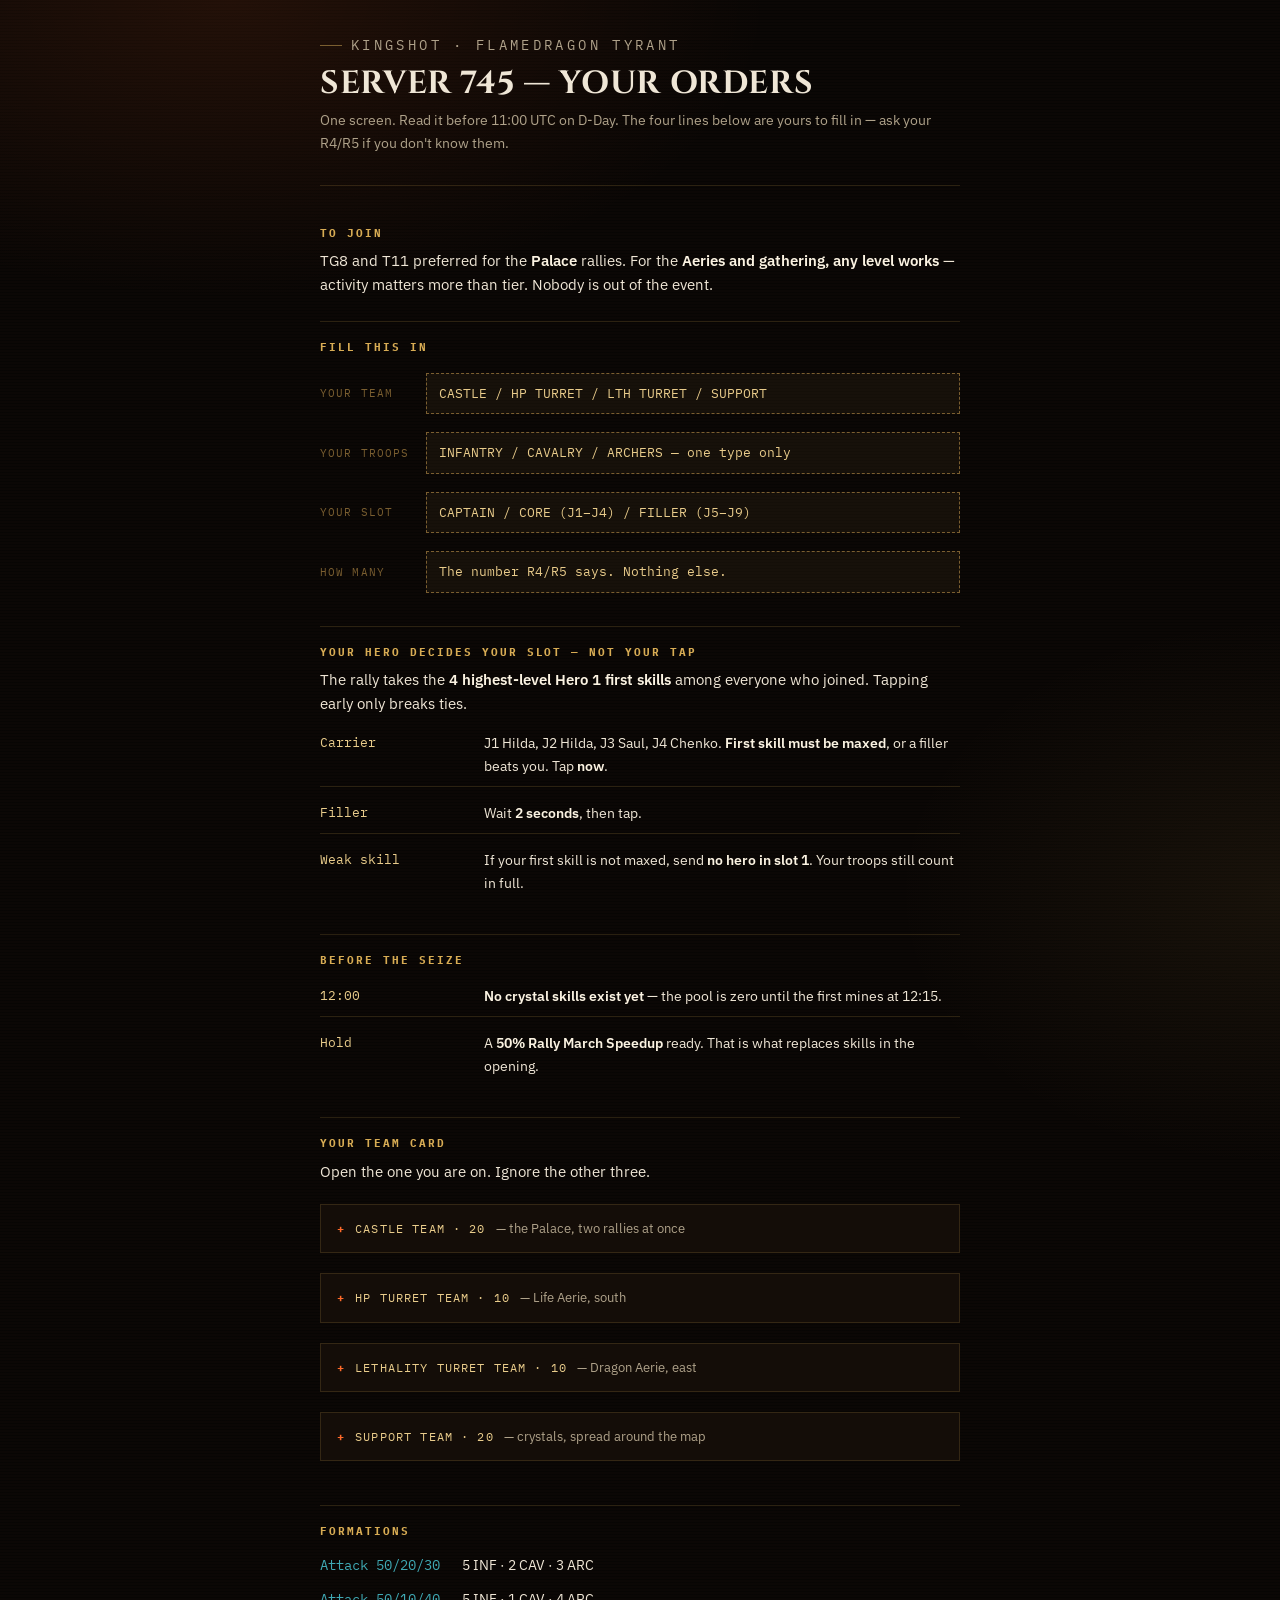
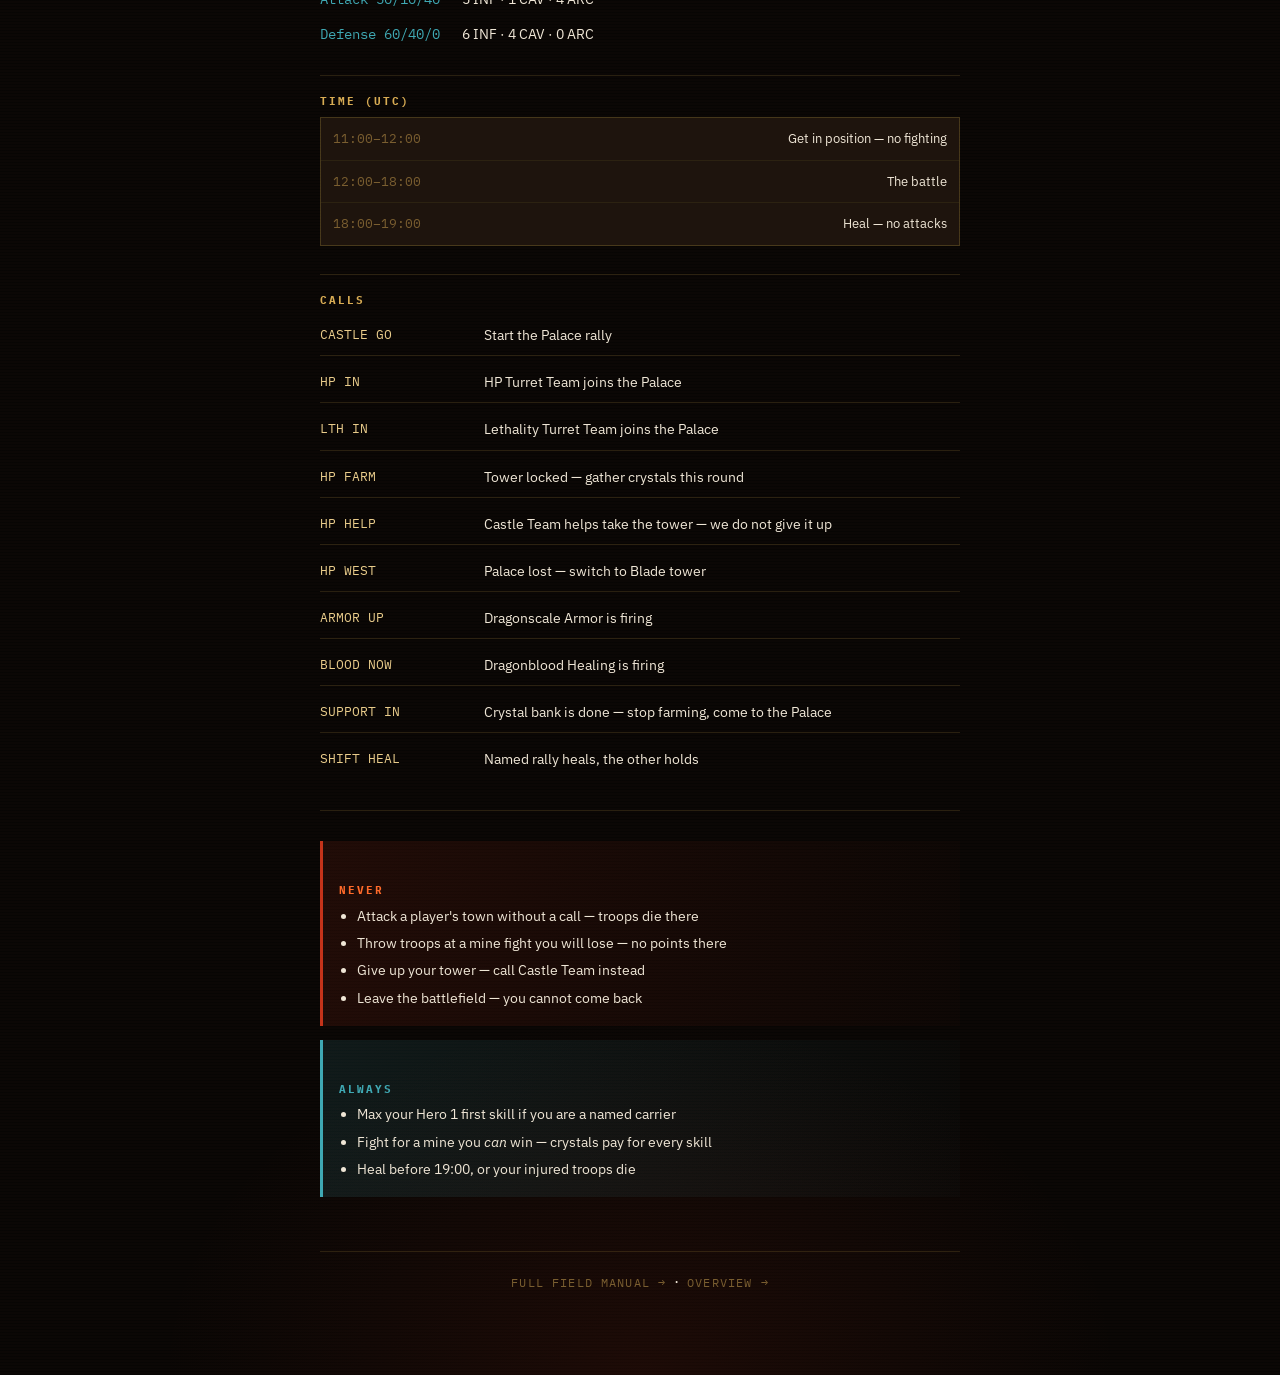
<file: roster.html>
<!DOCTYPE html>
<html lang="en">
<head>
<meta charset="utf-8">
<meta name="viewport" content="width=device-width, initial-scale=1">
<title>Your Orders — Flamedragon Tyrant | Kingshot</title>
<meta name="description" content="One-screen orders sheet for Flamedragon Tyrant, Server 745: your team, your troops, your slot, the calls, the times, and what never to do.">
<link rel="preconnect" href="https://fonts.googleapis.com">
<link rel="preconnect" href="https://fonts.gstatic.com" crossorigin>
<link href="https://fonts.googleapis.com/css2?family=Cinzel:wght@600;700;800&family=IBM+Plex+Mono:wght@400;500;600&family=IBM+Plex+Sans:ital,wght@0,400;0,500;0,600;1,400&display=swap" rel="stylesheet">
<link rel="stylesheet" href="styles.css">
</head>
<body>
<div class="orders-wrap">

  <header class="orders-head">
    <p class="eyebrow"><span class="dash"></span>Kingshot · Flamedragon Tyrant</p>
    <h1>Server 745 — Your Orders</h1>
    <p>One screen. Read it before 11:00 UTC on D-Day. The four lines below are yours to fill in — ask your R4/R5 if you don't know them.</p>
  </header>

  <section class="orders-block">
    <h2>To join</h2>
    <p style="margin:0;font-size:14.5px">TG8 and T11 preferred for the <strong>Palace</strong> rallies. For the <strong>Aeries and gathering, any level works</strong> — activity matters more than tier. Nobody is out of the event.</p>
  </section>

  <section class="orders-block">
    <h2>Fill this in</h2>
    <div class="fill-row"><span class="k">Your team</span><span class="fill-in">CASTLE&nbsp;/&nbsp;HP TURRET&nbsp;/&nbsp;LTH TURRET&nbsp;/&nbsp;SUPPORT</span></div>
    <div class="fill-row"><span class="k">Your troops</span><span class="fill-in">INFANTRY&nbsp;/&nbsp;CAVALRY&nbsp;/&nbsp;ARCHERS — one type only</span></div>
    <div class="fill-row"><span class="k">Your slot</span><span class="fill-in">CAPTAIN&nbsp;/&nbsp;CORE (J1–J4)&nbsp;/&nbsp;FILLER (J5–J9)</span></div>
    <div class="fill-row"><span class="k">How many</span><span class="fill-in">The number R4/R5 says. Nothing else.</span></div>
  </section>

  <section class="orders-block">
    <h2>Your hero decides your slot — not your tap</h2>
    <p style="margin:0 0 .5rem;font-size:14.5px">The rally takes the <strong>4 highest-level Hero 1 first skills</strong> among everyone who joined. Tapping early only breaks ties.</p>
    <ul class="orders-list">
      <li><span class="call">Carrier</span><span>J1 Hilda, J2 Hilda, J3 Saul, J4 Chenko. <strong>First skill must be maxed</strong>, or a filler beats you. Tap <strong>now</strong>.</span></li>
      <li><span class="call">Filler</span><span>Wait <strong>2 seconds</strong>, then tap.</span></li>
      <li><span class="call">Weak skill</span><span>If your first skill is not maxed, send <strong>no hero in slot 1</strong>. Your troops still count in full.</span></li>
    </ul>
  </section>

  <section class="orders-block">
    <h2>Before the seize</h2>
    <ul class="orders-list">
      <li><span class="call">12:00</span><span><strong>No crystal skills exist yet</strong> — the pool is zero until the first mines at 12:15.</span></li>
      <li><span class="call">Hold</span><span>A <strong>50% Rally March Speedup</strong> ready. That is what replaces skills in the opening.</span></li>
    </ul>
  </section>

  <section class="orders-block">
    <h2>Your team card</h2>
    <p style="margin:0 0 .6rem;font-size:14.5px">Open the one you are on. Ignore the other three.</p>

    <details class="more">
      <summary>Castle Team · 20 <span class="why">— the Palace, two rallies at once</span></summary>
      <div class="inner">
        <ul class="orders-list">
          <li><span class="call">CASTLE-1</span><span><strong>Attack 50/10/40.</strong> Hits first. Breaks or thins the defenders. It does not need to win the tile.</span></li>
          <li><span class="call">CASTLE-2</span><span><strong>Defense 60/40/0</strong>, led by the Tyrant candidate. Lands second and holds. Its captain becomes the Garrison Leader.</span></li>
          <li><span class="call">Heal</span><span>CASTLE-2 never rests. CASTLE-1 stands down on the odd half-hours to heal.</span></li>
          <li><span class="call">Stage</span><span>South-east of the Palace, one tight cluster, inside the Lava Shelter.</span></li>
          <li><span class="call">Hold</span><span>A 50% Rally March Speedup for the 12:00 seize and every re-take.</span></li>
        </ul>
      </div>
    </details>

    <details class="more">
      <summary>HP Turret Team · 10 <span class="why">— Life Aerie, south</span></summary>
      <div class="inner">
        <ul class="orders-list">
          <li><span class="call">Open</span><span>Rally the Life Aerie (+50% Health). Formation <strong>attack 50/20/30</strong>.</span></li>
          <li><span class="call">Locked</span><span>Two options: <strong>gather crystals</strong> or <strong>reinforce the Palace</strong>. Your R4/R5 calls which, every round. Do not guess, do not split.</span></li>
          <li><span class="call">Never</span><span>Give up the tower. If a stronger alliance goes for it, call <span class="mono">HP HELP</span> and Castle Team comes.</span></li>
          <li><span class="call">Stage</span><span>Palace side of the tower, so both marches are short.</span></li>
        </ul>
      </div>
    </details>

    <details class="more">
      <summary>Lethality Turret Team · 10 <span class="why">— Dragon Aerie, east</span></summary>
      <div class="inner">
        <ul class="orders-list">
          <li><span class="call">Open</span><span>Rally the Dragon Aerie (+50% Lethality). Formation <strong>attack 50/20/30</strong>.</span></li>
          <li><span class="call">Locked</span><span>Gather crystals or reinforce the Palace — R4/R5 calls it.</span></li>
          <li><span class="call">Never</span><span>Give up the tower. Call <span class="mono">LTH HELP</span> instead.</span></li>
          <li><span class="call">Why</span><span>Lethality works on defense too. It makes every failed enemy rally cost them real troops.</span></li>
        </ul>
      </div>
    </details>

    <details class="more">
      <summary>Support Team · 20 <span class="why">— crystals, spread around the map</span></summary>
      <div class="inner">
        <ul class="orders-list">
          <li><span class="call">Where</span><span>Four posts around the Border Region, shields up. Not bunched together.</span></li>
          <li><span class="call">Mines</span><span><strong>Fight for a mine you can win.</strong> Walk away from one you cannot — mine fights pay no personal points.</span></li>
          <li><span class="call">Escorts</span><span>Solo attacks only. They cannot be rallied. Speed wins them, not power.</span></li>
          <li><span class="call">16:30</span><span>Move to the inner edge of the Border Region.</span></li>
          <li><span class="call">17:15</span><span>Stop farming <strong>only if the crystal bank is done</strong>. If skills are still firing, keep farming.</span></li>
        </ul>
      </div>
    </details>
  </section>

  <section class="orders-block">
    <h2>Formations</h2>
    <div class="formline"><span class="fname">Attack 50/20/30</span><span class="fmix">5 INF · 2 CAV · 3 ARC</span></div>
    <div class="formline"><span class="fname">Attack 50/10/40</span><span class="fmix">5 INF · 1 CAV · 4 ARC</span></div>
    <div class="formline"><span class="fname">Defense 60/40/0</span><span class="fmix">6 INF · 4 CAV · 0 ARC</span></div>
  </section>

  <section class="orders-block">
    <h2>Time (UTC)</h2>
    <div class="timeline-mini">
      <div><span class="tt">11:00–12:00</span><span>Get in position — no fighting</span></div>
      <div><span class="tt">12:00–18:00</span><span>The battle</span></div>
      <div><span class="tt">18:00–19:00</span><span>Heal — no attacks</span></div>
    </div>
  </section>

  <section class="orders-block">
    <h2>Calls</h2>
    <ul class="orders-list">
      <li><span class="call">CASTLE GO</span><span>Start the Palace rally</span></li>
      <li><span class="call">HP IN</span><span>HP Turret Team joins the Palace</span></li>
      <li><span class="call">LTH IN</span><span>Lethality Turret Team joins the Palace</span></li>
      <li><span class="call">HP FARM</span><span>Tower locked — gather crystals this round</span></li>
      <li><span class="call">HP HELP</span><span>Castle Team helps take the tower — we do not give it up</span></li>
      <li><span class="call">HP WEST</span><span>Palace lost — switch to Blade tower</span></li>
      <li><span class="call">ARMOR UP</span><span>Dragonscale Armor is firing</span></li>
      <li><span class="call">BLOOD NOW</span><span>Dragonblood Healing is firing</span></li>
      <li><span class="call">SUPPORT IN</span><span>Crystal bank is done — stop farming, come to the Palace</span></li>
      <li><span class="call">SHIFT HEAL</span><span>Named rally heals, the other holds</span></li>
    </ul>
  </section>

  <section class="orders-block">
    <div class="never-always">
      <h3>Never</h3>
      <ul>
        <li>Attack a player's town without a call — troops die there</li>
        <li>Throw troops at a mine fight you will lose — no points there</li>
        <li>Give up your tower — call Castle Team instead</li>
        <li>Leave the battlefield — you cannot come back</li>
      </ul>
    </div>
    <div class="never-always ok">
      <h3>Always</h3>
      <ul>
        <li>Max your Hero 1 first skill if you are a named carrier</li>
        <li>Fight for a mine you <em>can</em> win — crystals pay for every skill</li>
        <li>Heal before 19:00, or your injured troops die</li>
      </ul>
    </div>
  </section>

  <div class="orders-foot">
    <a href="manual.html">Full field manual →</a> &nbsp;·&nbsp; <a href="index.html">Overview →</a>
  </div>

</div>
</body>
</html>
</file>
<file: styles.css>
/* ============================================================
   FLAMEDRAGON TYRANT — shared design system
   Dark volcanic war-room dossier. Cinzel for command titles,
   IBM Plex Sans for briefing text, IBM Plex Mono for tactical data.
   ============================================================ */

:root{
  --void:#0B0705;
  --void-2:#140D08;
  --char:#1E140D;
  --char-2:#291B11;
  --ember:#FF6A2A;
  --ember-deep:#C4331A;
  --gold:#D8AC54;
  --gold-soft:#E9CC8B;
  --gold-dim:#7A5E30;
  --ash:#EFE6D6;
  --ash-dim:#AFA28A;
  --teal:#3FA8B3;
  --crystal:#B27CE0;
  --cream:#F2E6C9;
  --cream-ink:#241708;
  --line:rgba(216,172,84,.16);
  --line-strong:rgba(216,172,84,.36);
  --maxw:1140px;
}

*{box-sizing:border-box}
html{-webkit-text-size-adjust:100%;scroll-behavior:smooth}
@media (prefers-reduced-motion:reduce){html{scroll-behavior:auto}}

body{
  margin:0;
  background:
    radial-gradient(ellipse 900px 500px at 18% 0%, rgba(255,106,42,.10), transparent 60%),
    radial-gradient(ellipse 700px 500px at 100% 30%, rgba(216,172,84,.07), transparent 55%),
    radial-gradient(ellipse 800px 600px at 50% 100%, rgba(196,51,26,.10), transparent 60%),
    repeating-linear-gradient(0deg, rgba(0,0,0,.35) 0 1px, transparent 1px 3px),
    var(--void);
  color:var(--ash);
  font-family:"IBM Plex Sans",system-ui,-apple-system,sans-serif;
  font-size:16px;line-height:1.65;
}

.wrap{max-width:var(--maxw);margin:0 auto;padding:0 22px 120px}

h1,h2,h3,h4{font-family:"Cinzel","IBM Plex Sans",serif;font-weight:700;text-transform:uppercase;letter-spacing:.02em;line-height:1.05;margin:0;color:var(--ash)}
.mono{font-family:"IBM Plex Mono",ui-monospace,monospace}
strong{font-weight:600;color:#FBF3E2}
em.hl{font-style:normal;background:linear-gradient(transparent 60%, rgba(216,172,84,.30) 60%);padding:0 2px}
p{margin:12px 0}
a{color:var(--ember);text-decoration-thickness:1px;text-underline-offset:3px}
a:hover{color:var(--gold-soft)}
a:focus-visible,summary:focus-visible,button:focus-visible{outline:2px solid var(--ember);outline-offset:3px}

/* ---------- top identity bar (both pages) ---------- */
.topbar{
  display:flex;align-items:center;justify-content:space-between;gap:16px;
  padding:18px 0;border-bottom:1px solid var(--line);
  font-family:"IBM Plex Mono",monospace;font-size:11.5px;letter-spacing:.16em;text-transform:uppercase;color:var(--ash-dim);
  white-space:nowrap;
}
.topbar a{color:var(--ash-dim);text-decoration:none;flex:none}
.topbar a:hover{color:var(--gold-soft)}
.topbar .brand{color:var(--gold);font-weight:600}
.topbar .id{overflow:hidden;text-overflow:ellipsis}
@media(max-width:480px){
  .topbar{font-size:10.5px;letter-spacing:.1em;gap:10px}
  .topbar .sub{display:none}
}

/* ---------- compass sigil, the signature mark ---------- */
.sigil{display:inline-block;width:1em;height:1em;vertical-align:-.12em}
.sigil path,.sigil circle,.sigil line{vector-effect:non-scaling-stroke}

/* ---------- landing hero ---------- */
.hero{
  position:relative;padding:64px 0 40px;overflow:hidden;
  border-bottom:1px solid var(--line);
}
.hero .embers{position:absolute;inset:0;pointer-events:none;overflow:hidden;z-index:0}
.hero .embers i{
  position:absolute;bottom:-10%;width:3px;height:3px;border-radius:50%;
  background:radial-gradient(circle, #FFB56B 0%, rgba(255,106,42,.6) 60%, transparent 100%);
  animation:drift 9s linear infinite;opacity:0;
}
@keyframes drift{
  0%{transform:translateY(0) translateX(0);opacity:0}
  8%{opacity:.9}
  90%{opacity:.35}
  100%{transform:translateY(-620px) translateX(var(--dx,20px));opacity:0}
}
@media (prefers-reduced-motion:reduce){.hero .embers i{animation:none;opacity:.25}}

.hero-grid{position:relative;z-index:1;display:grid;grid-template-columns:1.15fr .85fr;gap:40px;align-items:center}
@media(max-width:860px){.hero-grid{grid-template-columns:1fr}}

.eyebrow{font-family:"IBM Plex Mono",monospace;font-size:11.5px;letter-spacing:.24em;text-transform:uppercase;color:var(--gold);display:flex;align-items:center;gap:9px}
.eyebrow .dash{width:22px;height:1px;background:var(--gold-dim);display:inline-block}

h1.title{font-size:clamp(46px,8.6vw,96px);margin:14px 0 0;color:var(--ash)}
h1.title .fire{
  background:linear-gradient(180deg,#FFC98A 0%,var(--ember) 55%,var(--ember-deep) 100%);
  -webkit-background-clip:text;background-clip:text;color:transparent;
}
.hero .sub{font-size:clamp(15.5px,2vw,18.5px);max-width:52ch;margin:18px 0 0;color:var(--ash-dim)}
.hero .cta-row{display:flex;flex-wrap:wrap;gap:14px;margin-top:30px}

.btn{
  display:inline-flex;align-items:center;gap:10px;
  font-family:"IBM Plex Mono",monospace;font-size:12.5px;letter-spacing:.12em;text-transform:uppercase;
  padding:14px 22px;text-decoration:none;border:1px solid var(--gold-dim);color:var(--ash);
  transition:border-color .15s, color .15s, background .15s;
}
.btn.primary{background:linear-gradient(180deg,var(--ember) 0%, var(--ember-deep) 100%);border-color:transparent;color:#1a0803;font-weight:600}
.btn.primary:hover{filter:brightness(1.1);color:#1a0803}
.btn.ghost:hover{border-color:var(--gold);color:var(--gold-soft)}

.hero-compass{position:relative;z-index:1;display:flex;justify-content:center}
.hero-compass svg{width:100%;max-width:400px;height:auto}

/* ---------- exhibit plate — the frame for both hand-drawn diagrams and real screenshots ---------- */
figure{margin:30px 0}
.plate{
  background:linear-gradient(180deg,#F5EAD0 0%, var(--cream) 100%);
  border:1px solid var(--gold-dim);
  padding:14px;
  box-shadow:0 18px 34px -18px rgba(0,0,0,.65), 0 2px 0 rgba(255,255,255,.4) inset;
}
.plate.photo{transform:rotate(-.6deg)}
.plate.photo.right{transform:rotate(.7deg)}
.plate img{display:block;width:100%;height:auto}
.plate.scroll{overflow-x:auto;-webkit-overflow-scrolling:touch}
.plate svg{display:block;max-width:100%;height:auto}
.plate.scroll svg{max-width:none}
figcaption{
  font-family:"IBM Plex Mono",monospace;font-size:11px;letter-spacing:.1em;text-transform:uppercase;
  color:var(--ash-dim);margin-top:10px;
}
figcaption .stamp-tag{color:var(--gold);margin-right:6px}
.exhibit-row{display:grid;grid-template-columns:1fr 1fr;gap:26px;align-items:start}
@media(max-width:760px){.exhibit-row{grid-template-columns:1fr}}

/* ---------- sections ---------- */
section{padding:52px 0 6px;border-top:1px solid var(--line);margin-top:8px}
section:first-of-type{border-top:none}
.sec-head{display:flex;gap:16px;align-items:flex-start;margin-bottom:10px;flex-wrap:wrap}
.sec-num{
  flex:none;width:40px;height:40px;border:1px solid var(--gold-dim);border-radius:50%;
  display:flex;align-items:center;justify-content:center;
  font-family:"IBM Plex Mono",monospace;font-size:13px;color:var(--gold);
}
h2{font-size:clamp(26px,4.6vw,42px);padding-top:4px}
h3{font-size:clamp(19px,3vw,24px);margin:32px 0 10px;color:var(--gold-soft)}
h4{font-size:15px;letter-spacing:.08em;margin:22px 0 6px;color:var(--gold-soft)}
.lede{font-size:17.5px;color:var(--ash)}

/* ---------- cards / callouts ---------- */
.card{background:var(--char);border:1px solid var(--line);padding:18px 20px;margin:18px 0}
.rule{border-left:3px solid var(--ember);background:linear-gradient(90deg,rgba(255,106,42,.10),rgba(255,106,42,.02));padding:16px 18px;margin:20px 0}
.rule .tag,.warn .tag,.tip .tag{font-family:"IBM Plex Mono",monospace;font-size:10.5px;letter-spacing:.18em;text-transform:uppercase;display:block;margin-bottom:7px}
.rule .tag{color:var(--ember)}
.warn{border-left:3px solid var(--gold);background:linear-gradient(90deg,rgba(216,172,84,.13),rgba(216,172,84,.02));padding:16px 18px;margin:20px 0}
.warn .tag{color:var(--gold)}
.tip{border-left:3px solid var(--teal);background:linear-gradient(90deg,rgba(63,168,179,.13),rgba(63,168,179,.02));padding:16px 18px;margin:20px 0}
.tip .tag{color:var(--teal)}

/* ---------- tables ---------- */
.tw{overflow-x:auto;margin:20px 0;border:1px solid var(--line);background:var(--char)}
.scroll-hint{display:none}
table{border-collapse:collapse;width:100%;min-width:560px;font-size:14.5px}
th,td{text-align:left;padding:11px 13px;border-bottom:1px solid var(--line);vertical-align:top}
thead th{background:var(--void-2);color:var(--gold-soft);font-family:"IBM Plex Mono",monospace;font-size:10.5px;letter-spacing:.12em;text-transform:uppercase;font-weight:500}
tbody tr:last-child td{border-bottom:none}
tbody tr:hover{background:rgba(216,172,84,.05)}
td.mono,th.mono{font-family:"IBM Plex Mono",monospace}
.pill{display:inline-block;font-family:"IBM Plex Mono",monospace;font-size:10px;letter-spacing:.08em;text-transform:uppercase;padding:3px 7px;border:1px solid currentColor}
.p-a{color:var(--ember)}.p-b{color:var(--teal)}.p-n{color:var(--ash-dim)}

/* ---------- lists ---------- */
ul,ol{padding-left:20px;margin:12px 0}
li{margin:7px 0}
ul.tick{list-style:none;padding-left:0}
ul.tick li{padding-left:28px;position:relative}
ul.tick li:before{content:"◆";position:absolute;left:4px;color:var(--gold);font-size:10px;top:6px}

/* ---------- key numbers strip ---------- */
.kpis{display:grid;grid-template-columns:repeat(auto-fit,minmax(150px,1fr));gap:1px;background:var(--line);border:1px solid var(--line);margin:26px 0}
.kpi{background:var(--char);padding:18px 16px}
.kpi b{display:block;font-family:"Cinzel",serif;font-weight:700;font-size:34px;line-height:1;color:var(--ember)}
.kpi span{font-family:"IBM Plex Mono",monospace;font-size:10px;letter-spacing:.11em;text-transform:uppercase;color:var(--ash-dim);display:block;margin-top:8px}

/* ---------- two-col ---------- */
.cols{display:grid;grid-template-columns:1fr 1fr;gap:22px;margin:20px 0}
@media(max-width:760px){.cols{grid-template-columns:1fr}}
.col-a{border-top:3px solid var(--ember);padding-top:12px}
.col-b{border-top:3px solid var(--teal);padding-top:12px}

/* ---------- manual layout: sticky sidebar toc ---------- */
.manual-layout{display:grid;grid-template-columns:230px 1fr;gap:44px;align-items:start}
/* grid items default to min-width:auto, which stops the column shrinking below
   its widest child (560px tables, 900px SVGs) and scrolls the whole page sideways */
.manual-layout > *{min-width:0}
@media(max-width:900px){.manual-layout{grid-template-columns:1fr}}
.side-toc{position:sticky;top:20px;max-height:calc(100vh - 40px);overflow-y:auto;padding-right:6px}
@media(max-width:900px){.side-toc{position:static;max-height:none}}
.side-toc h4{color:var(--gold-dim);font-size:11px;letter-spacing:.2em;margin:0 0 12px}
.side-toc ol{list-style:none;padding:0;margin:0;font-family:"IBM Plex Mono",monospace;font-size:12.5px}
.side-toc li{margin:0}
.side-toc a{
  display:block;color:var(--ash-dim);text-decoration:none;padding:7px 0;border-bottom:1px solid var(--line);
}
.side-toc a:hover{color:var(--gold-soft)}
.side-toc a .n{color:var(--gold-dim);margin-right:8px}

/* mobile collapsible toc */
details.toc-mobile{display:none;margin:18px 0 0;border:1px solid var(--line);background:var(--char)}
details.toc-mobile summary{padding:14px 18px;font-family:"IBM Plex Mono",monospace;font-size:11.5px;letter-spacing:.16em;text-transform:uppercase;color:var(--gold);cursor:pointer}
details.toc-mobile .side-toc{position:static;max-height:none;padding:0 18px 16px}
@media(max-width:900px){details.toc-mobile{display:block}.side-toc.desktop-only{display:none}}

/* ---------- manual masthead ---------- */
header.plate-head{border-bottom:1px solid var(--line);padding:8px 0 30px;margin-bottom:6px}
.stamp{
  display:inline-block;border:1px solid var(--ember);color:var(--ember);
  font-family:"IBM Plex Mono",monospace;font-size:10.5px;letter-spacing:.16em;
  padding:5px 10px;text-transform:uppercase;margin-top:20px;
}

footer{border-top:1px solid var(--line);margin-top:70px;padding-top:24px;font-size:13.5px;color:var(--ash-dim)}
footer .mono{font-size:11.5px;color:var(--gold-dim)}
footer a{color:var(--gold-soft)}

/* ---------- CTA band ---------- */
.cta-band{
  margin:70px 0 0;padding:52px 26px;text-align:center;
  background:linear-gradient(180deg,var(--char) 0%, var(--void-2) 100%);
  border:1px solid var(--line);
}
.cta-band h2{font-size:clamp(26px,5vw,40px)}
.cta-band p{color:var(--ash-dim);max-width:52ch;margin:12px auto 26px}

/* ---------- table row emphasis (rally slot tables) ---------- */
tr.row-dim td{color:var(--ash-dim);opacity:.6}
tr.row-hl td{background:rgba(255,106,42,.09);color:var(--ash)}
tr.row-hl td:first-child{color:var(--gold-soft);font-weight:600}

/* ---------- owner / role tags in tables ---------- */
.who{font-family:"IBM Plex Mono",monospace;font-size:10.5px;letter-spacing:.08em;text-transform:uppercase;color:var(--gold-dim)}

/* ---------- start-here reading path ---------- */
.start-here{
  margin:26px 0 6px;padding:20px 22px;
  border:1px solid var(--line-strong);background:var(--char);
}
.start-here h4{font-size:13px;letter-spacing:.16em;color:var(--gold-soft);margin-bottom:14px}
.paths{display:grid;grid-template-columns:repeat(auto-fit,minmax(210px,1fr));gap:12px}
.path{
  display:block;text-decoration:none;color:var(--ash);
  border:1px solid var(--line);background:var(--void-2);padding:13px 15px;
}
.path:hover{border-color:var(--ember);color:var(--ash)}
.path .t{
  display:block;font-family:"IBM Plex Mono",monospace;font-size:10.5px;
  letter-spacing:.16em;text-transform:uppercase;color:var(--ember);margin-bottom:5px;
}
.path .d{display:block;font-size:14px;line-height:1.45;color:var(--ash-dim)}
.path strong{color:var(--ash);font-weight:600}

/* ---------- collapsible depth ---------- */
details.more{
  margin:20px 0;border:1px solid var(--line);background:var(--void-2);
}
details.more > summary{
  cursor:pointer;list-style:none;padding:13px 16px;
  font-family:"IBM Plex Mono",monospace;font-size:11.5px;
  letter-spacing:.1em;text-transform:uppercase;color:var(--gold-soft);
  display:flex;gap:10px;align-items:baseline;
}
details.more > summary::-webkit-details-marker{display:none}
details.more > summary:before{content:"+";color:var(--ember);font-weight:700;flex:none}
details.more[open] > summary:before{content:"–"}
details.more > summary:hover{color:var(--ash)}
details.more > summary .why{
  text-transform:none;letter-spacing:0;color:var(--ash-dim);
  font-family:"IBM Plex Sans",sans-serif;font-size:13px;
}
details.more > .inner{padding:2px 16px 16px}
details.more > .inner > :first-child{margin-top:0}

/* ---------- crystal skill screenshot gallery ---------- */
.shots{
  display:grid;grid-template-columns:repeat(auto-fit,minmax(150px,1fr));
  gap:14px;margin:6px 0 4px;
}
.shot{margin:0}
.shot img{
  display:block;width:100%;height:auto;
  border:1px solid var(--line-strong);background:var(--void);
}
.shot figcaption{
  font-family:"IBM Plex Mono",monospace;font-size:10.5px;letter-spacing:.1em;
  text-transform:uppercase;color:var(--gold-soft);margin-top:7px;
}
.shot .cost{color:var(--ash-dim);letter-spacing:.06em}

/* ---------- reading progress + floating contents ---------- */
.progress{
  position:fixed;top:0;left:0;height:2px;width:0;z-index:60;
  background:linear-gradient(90deg,var(--ember),var(--gold));
}
.toc-fab{
  position:fixed;right:16px;bottom:16px;z-index:60;display:none;
  border:1px solid var(--line-strong);background:var(--char);color:var(--gold-soft);
  font-family:"IBM Plex Mono",monospace;font-size:11px;letter-spacing:.12em;
  text-transform:uppercase;padding:11px 14px;cursor:pointer;
}
.toc-fab:hover{color:var(--ash);border-color:var(--ember)}
@media(max-width:900px){.toc-fab{display:block}}
@media print{.progress,.toc-fab{display:none}}

/* ---------- mobile: lighter background, larger body, stacked tables ---------- */
@media(max-width:900px){
  body{
    font-size:17px;
    background:
      radial-gradient(ellipse 900px 500px at 18% 0%, rgba(255,106,42,.08), transparent 60%),
      radial-gradient(ellipse 800px 600px at 50% 100%, rgba(196,51,26,.08), transparent 60%),
      var(--void);
  }
}
@media(max-width:700px){
  .tw:has(table.stack){border:none;background:none;overflow:visible}
  table.stack,table.stack thead,table.stack tbody,
  table.stack th,table.stack td,table.stack tr{display:block}
  table.stack thead{position:absolute;left:-9999px}
  table.stack{min-width:0;font-size:15px}
  table.stack tr{
    border:1px solid var(--line);background:var(--char);
    margin:0 0 10px;padding:10px 13px;
  }
  table.stack td{
    border:none;padding:6px 0;display:block;
    overflow-wrap:anywhere;
  }
  table.stack td + td{border-top:1px solid var(--line)}
  table.stack td:before{
    content:attr(data-l);display:block;
    font-family:"IBM Plex Mono",monospace;font-size:10px;
    letter-spacing:.14em;text-transform:uppercase;
    color:var(--gold-dim);margin-bottom:3px;
  }
  table.stack td:empty{display:none}
  table.stack td[data-l=""]:before{display:none}
  table.narrow{min-width:0}
  /* swipe hint for the two genuinely wide tables */
  .scroll-hint{
    display:block;font-family:"IBM Plex Mono",monospace;font-size:10.5px;
    letter-spacing:.14em;text-transform:uppercase;color:var(--gold-dim);
    margin:18px 0 -12px;
  }
}

/* ---------- glossary ---------- */
.glossary dt{font-family:"IBM Plex Mono",monospace;color:var(--gold-soft);font-weight:600;margin-top:14px}
.glossary dd{margin:2px 0 0;color:var(--ash-dim)}

@media print{
  body{background:#fff;color:#111}
  .plate{box-shadow:none}
}

/* ============================================================
   roster.html — one-screen orders sheet
   ============================================================ */
.orders-wrap{max-width:680px;margin:0 auto;padding:26px 20px 80px}
.orders-head{border-bottom:1px solid var(--line);padding-bottom:18px;margin-bottom:22px}
.orders-head .eyebrow{margin-bottom:10px}
.orders-head h1{font-size:clamp(24px,6vw,32px);color:var(--ash)}
.orders-head p{color:var(--ash-dim);font-size:14px;margin-top:8px}

.orders-block{border-top:1px solid var(--line);padding:16px 0}
.orders-block:first-of-type{border-top:none}
.orders-block h2{font-family:"IBM Plex Mono",monospace;font-size:11px;letter-spacing:.18em;text-transform:uppercase;color:var(--gold);margin-bottom:10px}

.fill-row{display:flex;align-items:center;gap:14px;padding:9px 0;flex-wrap:wrap}
.fill-row .k{font-family:"IBM Plex Mono",monospace;font-size:11px;letter-spacing:.1em;text-transform:uppercase;color:var(--gold-dim);flex:none;width:92px}
.fill-in{
  flex:1;min-width:180px;border:1px dashed var(--gold-dim);background:rgba(216,172,84,.06);
  padding:9px 12px;font-family:"IBM Plex Mono",monospace;font-size:13px;color:var(--gold-soft);
}

.orders-list{list-style:none;padding:0;margin:0}
.orders-list li{
  display:flex;gap:14px;padding:8px 0;border-bottom:1px solid var(--line);font-size:14px;
}
.orders-list li:last-child{border-bottom:none}
.orders-list .call{font-family:"IBM Plex Mono",monospace;color:var(--gold-soft);flex:none;width:150px;font-size:12.5px}

.formline{display:flex;gap:12px;align-items:baseline;padding:6px 0;font-size:13.5px;flex-wrap:wrap}
.formline .fname{font-family:"IBM Plex Mono",monospace;color:var(--teal);width:130px;flex:none}
.formline .fmix{color:var(--ash)}

.timeline-mini{display:grid;gap:1px;background:var(--line);border:1px solid var(--line);margin:4px 0}
.timeline-mini div{background:var(--char);padding:10px 12px;display:flex;justify-content:space-between;font-size:13px}
.timeline-mini .tt{font-family:"IBM Plex Mono",monospace;color:var(--gold-dim);flex:none;margin-right:12px}

.never-always{border-left:3px solid var(--ember-deep);background:linear-gradient(90deg,rgba(196,51,26,.12),rgba(196,51,26,.02));padding:12px 16px;margin:14px 0}
.never-always.ok{border-left-color:var(--teal);background:linear-gradient(90deg,rgba(63,168,179,.12),rgba(63,168,179,.02))}
.never-always h3{font-family:"IBM Plex Mono",monospace;font-size:11px;letter-spacing:.18em;text-transform:uppercase;margin-bottom:8px}
.never-always.ok h3{color:var(--teal)}
.never-always:not(.ok) h3{color:var(--ember)}
.never-always ul{margin:0;padding-left:18px;font-size:13.5px}
.never-always li{margin:5px 0}

.orders-foot{margin-top:24px;padding-top:16px;border-top:1px solid var(--line);text-align:center}
.orders-foot a{font-family:"IBM Plex Mono",monospace;font-size:11.5px;letter-spacing:.1em;text-transform:uppercase;color:var(--gold-dim);text-decoration:none}
.orders-foot a:hover{color:var(--gold-soft)}
</file>
